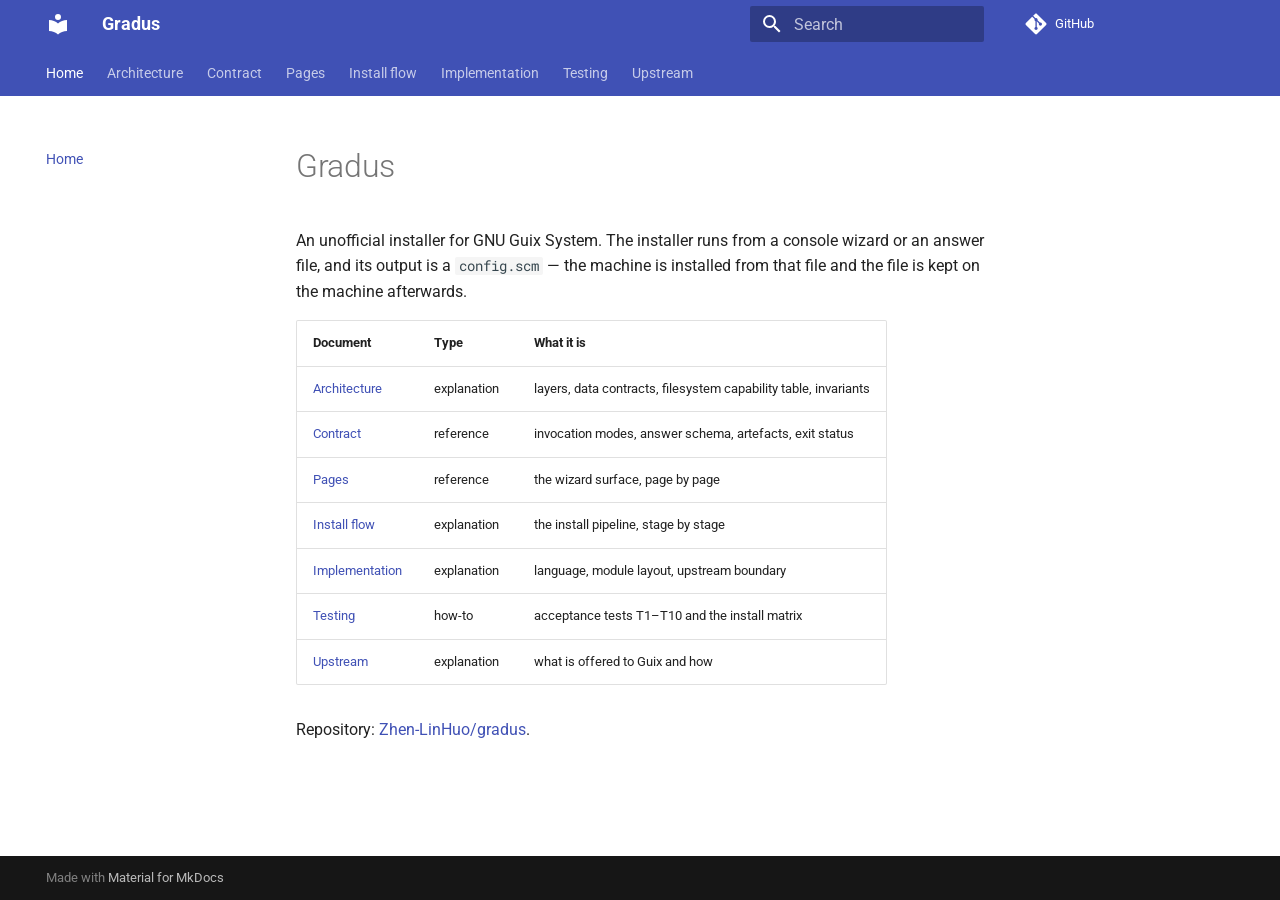
<file: index.html>
<!doctype html>
<html lang="en" class="no-js">
  <head>
    
      <meta charset="utf-8">
      <meta name="viewport" content="width=device-width,initial-scale=1">
      
        <meta name="description" content="A generic installer for GNU Guix System">
      
      
      
      
      
        <link rel="next" href="architecture/">
      
      
        
      
      
      <link rel="icon" href="assets/images/favicon.png">
      <meta name="generator" content="mkdocs-1.6.1, mkdocs-material-9.8.2">
    
    
      
        <title>Gradus</title>
      
    
    
      <link rel="stylesheet" href="assets/stylesheets/main.57a0d79d.min.css">
      
        
        <link rel="stylesheet" href="assets/stylesheets/palette.fb2fffe2.min.css">
      
      


    
    
      
    
    
      
        
        
        <link rel="preconnect" href="https://fonts.gstatic.com" crossorigin>
        <link rel="stylesheet" href="https://fonts.googleapis.com/css?family=Roboto:300,300i,400,400i,700,700i%7CRoboto+Mono:400,400i,700,700i&display=fallback">
        <style>:root{--md-text-font:"Roboto";--md-code-font:"Roboto Mono"}</style>
      
    
    
    <script>__md_scope=new URL(".",location),__md_hash=e=>[...e].reduce(((e,_)=>(e<<5)-e+_.charCodeAt(0)),0),__md_get=(e,_=localStorage,t=__md_scope)=>JSON.parse(_.getItem(t.pathname+"."+e)),__md_set=(e,_,t=localStorage,a=__md_scope)=>{try{t.setItem(a.pathname+"."+e,JSON.stringify(_))}catch(e){}}</script>
    
      

    
    
  </head>
  
  
    
    
    
    
    
    <body dir="ltr" data-md-color-scheme="default" data-md-color-primary="indigo" data-md-color-accent="indigo">
  
    
    <input class="md-toggle" data-md-toggle="drawer" type="checkbox" id="__drawer" autocomplete="off">
    <input class="md-toggle" data-md-toggle="search" type="checkbox" id="__search" autocomplete="off">
    <label class="md-overlay" for="__drawer"></label>
    <div data-md-component="skip">
      
        
        <a href="#gradus" class="md-skip">
          Skip to content
        </a>
      
    </div>
    <div data-md-component="announce">
      
    </div>
    
    
      

<header class="md-header" data-md-component="header">
  <nav class="md-header__inner md-grid" aria-label="Header">
    <a href="." title="Gradus" class="md-header__button md-logo" aria-label="Gradus" data-md-component="logo">
      
  
  <svg xmlns="http://www.w3.org/2000/svg" viewBox="0 0 24 24"><path d="M12 8a3 3 0 0 0 3-3 3 3 0 0 0-3-3 3 3 0 0 0-3 3 3 3 0 0 0 3 3m0 3.54C9.64 9.35 6.5 8 3 8v11c3.5 0 6.64 1.35 9 3.54 2.36-2.19 5.5-3.54 9-3.54V8c-3.5 0-6.64 1.35-9 3.54"/></svg>

    </a>
    <label class="md-header__button md-icon" for="__drawer">
      
      <svg xmlns="http://www.w3.org/2000/svg" viewBox="0 0 24 24"><path d="M3 6h18v2H3zm0 5h18v2H3zm0 5h18v2H3z"/></svg>
    </label>
    <div class="md-header__title" data-md-component="header-title">
      <div class="md-header__ellipsis">
        <div class="md-header__topic">
          <span class="md-ellipsis">
            Gradus
          </span>
        </div>
        <div class="md-header__topic" data-md-component="header-topic">
          <span class="md-ellipsis">
            
              Home
            
          </span>
        </div>
      </div>
    </div>
    
      
    
    
    
    
      
      
        <label class="md-header__button md-icon" for="__search">
          
          <svg xmlns="http://www.w3.org/2000/svg" viewBox="0 0 24 24"><path d="M9.5 3A6.5 6.5 0 0 1 16 9.5c0 1.61-.59 3.09-1.56 4.23l.27.27h.79l5 5-1.5 1.5-5-5v-.79l-.27-.27A6.52 6.52 0 0 1 9.5 16 6.5 6.5 0 0 1 3 9.5 6.5 6.5 0 0 1 9.5 3m0 2C7 5 5 7 5 9.5S7 14 9.5 14 14 12 14 9.5 12 5 9.5 5"/></svg>
        </label>
        <div class="md-search" data-md-component="search" role="dialog">
  <label class="md-search__overlay" for="__search"></label>
  <div class="md-search__inner" role="search">
    <form class="md-search__form" name="search">
      <input type="text" class="md-search__input" name="query" aria-label="Search" placeholder="Search" autocapitalize="off" autocorrect="off" autocomplete="off" spellcheck="false" data-md-component="search-query" required>
      <label class="md-search__icon md-icon" for="__search">
        
        <svg xmlns="http://www.w3.org/2000/svg" viewBox="0 0 24 24"><path d="M9.5 3A6.5 6.5 0 0 1 16 9.5c0 1.61-.59 3.09-1.56 4.23l.27.27h.79l5 5-1.5 1.5-5-5v-.79l-.27-.27A6.52 6.52 0 0 1 9.5 16 6.5 6.5 0 0 1 3 9.5 6.5 6.5 0 0 1 9.5 3m0 2C7 5 5 7 5 9.5S7 14 9.5 14 14 12 14 9.5 12 5 9.5 5"/></svg>
        
        <svg xmlns="http://www.w3.org/2000/svg" viewBox="0 0 24 24"><path d="M20 11v2H8l5.5 5.5-1.42 1.42L4.16 12l7.92-7.92L13.5 5.5 8 11z"/></svg>
      </label>
      <nav class="md-search__options" aria-label="Search">
        
        <button type="reset" class="md-search__icon md-icon" title="Clear" aria-label="Clear" tabindex="-1">
          
          <svg xmlns="http://www.w3.org/2000/svg" viewBox="0 0 24 24"><path d="M19 6.41 17.59 5 12 10.59 6.41 5 5 6.41 10.59 12 5 17.59 6.41 19 12 13.41 17.59 19 19 17.59 13.41 12z"/></svg>
        </button>
      </nav>
      
    </form>
    <div class="md-search__output">
      <div class="md-search__scrollwrap" tabindex="0" data-md-scrollfix>
        <div class="md-search-result" data-md-component="search-result">
          <div class="md-search-result__meta">
            Initializing search
          </div>
          <ol class="md-search-result__list" role="presentation"></ol>
        </div>
      </div>
    </div>
  </div>
</div>
      
    
    
      <div class="md-header__source">
        <a href="https://github.com/Zhen-LinHuo/gradus" title="Go to repository" class="md-source" data-md-component="source">
  <div class="md-source__icon md-icon">
    
    <svg xmlns="http://www.w3.org/2000/svg" viewBox="0 0 448 512"><!--! Font Awesome Free 7.1.0 by @fontawesome - https://fontawesome.com License - https://fontawesome.com/license/free (Icons: CC BY 4.0, Fonts: SIL OFL 1.1, Code: MIT License) Copyright 2025 Fonticons, Inc.--><path d="M439.6 236.1 244 40.5c-5.4-5.5-12.8-8.5-20.4-8.5s-15 3-20.4 8.4L162.5 81l51.5 51.5c27.1-9.1 52.7 16.8 43.4 43.7l49.7 49.7c34.2-11.8 61.2 31 35.5 56.7-26.5 26.5-70.2-2.9-56-37.3L240.3 199v121.9c25.3 12.5 22.3 41.8 9.1 55-6.4 6.4-15.2 10.1-24.3 10.1s-17.8-3.6-24.3-10.1c-17.6-17.6-11.1-46.9 11.2-56v-123c-20.8-8.5-24.6-30.7-18.6-45L142.6 101 8.5 235.1C3 240.6 0 247.9 0 255.5s3 15 8.5 20.4l195.6 195.7c5.4 5.4 12.7 8.4 20.4 8.4s15-3 20.4-8.4l194.7-194.7c5.4-5.4 8.4-12.8 8.4-20.4s-3-15-8.4-20.4"/></svg>
  </div>
  <div class="md-source__repository">
    GitHub
  </div>
</a>
      </div>
    
  </nav>
  
</header>
    
    <div class="md-container" data-md-component="container">
      
      
        
          
            
<nav class="md-tabs" aria-label="Tabs" data-md-component="tabs">
  <div class="md-grid">
    <ul class="md-tabs__list">
      
        
  
  
  
    
  
  
    <li class="md-tabs__item md-tabs__item--active">
      <a href="." class="md-tabs__link">
        
  
  
    
  
  Home

      </a>
    </li>
  

      
        
  
  
  
  
    <li class="md-tabs__item">
      <a href="architecture/" class="md-tabs__link">
        
  
  
    
  
  Architecture

      </a>
    </li>
  

      
        
  
  
  
  
    <li class="md-tabs__item">
      <a href="contract/" class="md-tabs__link">
        
  
  
    
  
  Contract

      </a>
    </li>
  

      
        
  
  
  
  
    <li class="md-tabs__item">
      <a href="pages/" class="md-tabs__link">
        
  
  
    
  
  Pages

      </a>
    </li>
  

      
        
  
  
  
  
    <li class="md-tabs__item">
      <a href="install-flow/" class="md-tabs__link">
        
  
  
    
  
  Install flow

      </a>
    </li>
  

      
        
  
  
  
  
    <li class="md-tabs__item">
      <a href="implementation/" class="md-tabs__link">
        
  
  
    
  
  Implementation

      </a>
    </li>
  

      
        
  
  
  
  
    <li class="md-tabs__item">
      <a href="testing/" class="md-tabs__link">
        
  
  
    
  
  Testing

      </a>
    </li>
  

      
        
  
  
  
  
    <li class="md-tabs__item">
      <a href="upstream/" class="md-tabs__link">
        
  
  
    
  
  Upstream

      </a>
    </li>
  

      
    </ul>
  </div>
</nav>
          
        
      
      <main class="md-main" data-md-component="main">
        <div class="md-main__inner md-grid">
          
            
              
              <div class="md-sidebar md-sidebar--primary" data-md-component="sidebar" data-md-type="navigation" >
                <div class="md-sidebar__scrollwrap">
                  <div class="md-sidebar__inner">
                    


  


<nav class="md-nav md-nav--primary md-nav--lifted" aria-label="Navigation" data-md-level="0">
  <label class="md-nav__title" for="__drawer">
    <a href="." title="Gradus" class="md-nav__button md-logo" aria-label="Gradus" data-md-component="logo">
      
  
  <svg xmlns="http://www.w3.org/2000/svg" viewBox="0 0 24 24"><path d="M12 8a3 3 0 0 0 3-3 3 3 0 0 0-3-3 3 3 0 0 0-3 3 3 3 0 0 0 3 3m0 3.54C9.64 9.35 6.5 8 3 8v11c3.5 0 6.64 1.35 9 3.54 2.36-2.19 5.5-3.54 9-3.54V8c-3.5 0-6.64 1.35-9 3.54"/></svg>

    </a>
    Gradus
  </label>
  
    <div class="md-nav__source">
      <a href="https://github.com/Zhen-LinHuo/gradus" title="Go to repository" class="md-source" data-md-component="source">
  <div class="md-source__icon md-icon">
    
    <svg xmlns="http://www.w3.org/2000/svg" viewBox="0 0 448 512"><!--! Font Awesome Free 7.1.0 by @fontawesome - https://fontawesome.com License - https://fontawesome.com/license/free (Icons: CC BY 4.0, Fonts: SIL OFL 1.1, Code: MIT License) Copyright 2025 Fonticons, Inc.--><path d="M439.6 236.1 244 40.5c-5.4-5.5-12.8-8.5-20.4-8.5s-15 3-20.4 8.4L162.5 81l51.5 51.5c27.1-9.1 52.7 16.8 43.4 43.7l49.7 49.7c34.2-11.8 61.2 31 35.5 56.7-26.5 26.5-70.2-2.9-56-37.3L240.3 199v121.9c25.3 12.5 22.3 41.8 9.1 55-6.4 6.4-15.2 10.1-24.3 10.1s-17.8-3.6-24.3-10.1c-17.6-17.6-11.1-46.9 11.2-56v-123c-20.8-8.5-24.6-30.7-18.6-45L142.6 101 8.5 235.1C3 240.6 0 247.9 0 255.5s3 15 8.5 20.4l195.6 195.7c5.4 5.4 12.7 8.4 20.4 8.4s15-3 20.4-8.4l194.7-194.7c5.4-5.4 8.4-12.8 8.4-20.4s-3-15-8.4-20.4"/></svg>
  </div>
  <div class="md-source__repository">
    GitHub
  </div>
</a>
    </div>
  
  <ul class="md-nav__list" data-md-scrollfix>
    
      
      
  
  
    
  
  
  
    <li class="md-nav__item md-nav__item--active">
      
      <input class="md-nav__toggle md-toggle" type="checkbox" id="__toc">
      
      
        
      
      
      <a href="." class="md-nav__link md-nav__link--active">
        
  
  
  <span class="md-ellipsis">
    
  
    Home
  

    
  </span>
  
  

      </a>
      
    </li>
  

    
      
      
  
  
  
  
    <li class="md-nav__item">
      <a href="architecture/" class="md-nav__link">
        
  
  
  <span class="md-ellipsis">
    
  
    Architecture
  

    
  </span>
  
  

      </a>
    </li>
  

    
      
      
  
  
  
  
    <li class="md-nav__item">
      <a href="contract/" class="md-nav__link">
        
  
  
  <span class="md-ellipsis">
    
  
    Contract
  

    
  </span>
  
  

      </a>
    </li>
  

    
      
      
  
  
  
  
    <li class="md-nav__item">
      <a href="pages/" class="md-nav__link">
        
  
  
  <span class="md-ellipsis">
    
  
    Pages
  

    
  </span>
  
  

      </a>
    </li>
  

    
      
      
  
  
  
  
    <li class="md-nav__item">
      <a href="install-flow/" class="md-nav__link">
        
  
  
  <span class="md-ellipsis">
    
  
    Install flow
  

    
  </span>
  
  

      </a>
    </li>
  

    
      
      
  
  
  
  
    <li class="md-nav__item">
      <a href="implementation/" class="md-nav__link">
        
  
  
  <span class="md-ellipsis">
    
  
    Implementation
  

    
  </span>
  
  

      </a>
    </li>
  

    
      
      
  
  
  
  
    <li class="md-nav__item">
      <a href="testing/" class="md-nav__link">
        
  
  
  <span class="md-ellipsis">
    
  
    Testing
  

    
  </span>
  
  

      </a>
    </li>
  

    
      
      
  
  
  
  
    <li class="md-nav__item">
      <a href="upstream/" class="md-nav__link">
        
  
  
  <span class="md-ellipsis">
    
  
    Upstream
  

    
  </span>
  
  

      </a>
    </li>
  

    
  </ul>
</nav>
                  </div>
                </div>
              </div>
            
            
              
              <div class="md-sidebar md-sidebar--secondary" data-md-component="sidebar" data-md-type="toc" >
                <div class="md-sidebar__scrollwrap">
                  <div class="md-sidebar__inner">
                    

<nav class="md-nav md-nav--secondary" aria-label="Table of contents">
  
  
  
    
  
  
</nav>
                  </div>
                </div>
              </div>
            
          
          
            <div class="md-content" data-md-component="content">
              
              <article class="md-content__inner md-typeset">
                
                  


  
  


<h1 id="gradus">Gradus</h1>
<p>An unofficial installer for GNU Guix System. The installer runs from a console
wizard or an answer file, and its output is a <code>config.scm</code> — the machine is
installed from that file and the file is kept on the machine afterwards.</p>
<table>
<thead>
<tr>
<th style="text-align: left;">Document</th>
<th style="text-align: left;">Type</th>
<th style="text-align: left;">What it is</th>
</tr>
</thead>
<tbody>
<tr>
<td style="text-align: left;"><a href="architecture/">Architecture</a></td>
<td style="text-align: left;">explanation</td>
<td style="text-align: left;">layers, data contracts, filesystem capability table, invariants</td>
</tr>
<tr>
<td style="text-align: left;"><a href="contract/">Contract</a></td>
<td style="text-align: left;">reference</td>
<td style="text-align: left;">invocation modes, answer schema, artefacts, exit status</td>
</tr>
<tr>
<td style="text-align: left;"><a href="pages/">Pages</a></td>
<td style="text-align: left;">reference</td>
<td style="text-align: left;">the wizard surface, page by page</td>
</tr>
<tr>
<td style="text-align: left;"><a href="install-flow/">Install flow</a></td>
<td style="text-align: left;">explanation</td>
<td style="text-align: left;">the install pipeline, stage by stage</td>
</tr>
<tr>
<td style="text-align: left;"><a href="implementation/">Implementation</a></td>
<td style="text-align: left;">explanation</td>
<td style="text-align: left;">language, module layout, upstream boundary</td>
</tr>
<tr>
<td style="text-align: left;"><a href="testing/">Testing</a></td>
<td style="text-align: left;">how-to</td>
<td style="text-align: left;">acceptance tests T1–T10 and the install matrix</td>
</tr>
<tr>
<td style="text-align: left;"><a href="upstream/">Upstream</a></td>
<td style="text-align: left;">explanation</td>
<td style="text-align: left;">what is offered to Guix and how</td>
</tr>
</tbody>
</table>
<p>Repository: <a href="https://github.com/Zhen-LinHuo/gradus">Zhen-LinHuo/gradus</a>.</p>












                
              </article>
            </div>
          
          
<script>var target=document.getElementById(location.hash.slice(1));target&&target.name&&(target.checked=target.name.startsWith("__tabbed_"))</script>
        </div>
        
      </main>
      
        <footer class="md-footer">
  
  <div class="md-footer-meta md-typeset">
    <div class="md-footer-meta__inner md-grid">
      <div class="md-copyright">
  
  
    Made with
    <a href="https://squidfunk.github.io/mkdocs-material/" target="_blank" rel="noopener">
      Material for MkDocs
    </a>
  
</div>
      
    </div>
  </div>
</footer>
      
    </div>
    <div class="md-dialog" data-md-component="dialog">
      <div class="md-dialog__inner md-typeset"></div>
    </div>
    
    
    
      
      
      <script id="__config" type="application/json">{"annotate": null, "base": ".", "features": ["navigation.tabs", "content.code.copy"], "search": "assets/javascripts/workers/search.a7633da7.min.js", "tags": null, "translations": {"clipboard.copied": "Copied to clipboard", "clipboard.copy": "Copy to clipboard", "search.result.more.one": "1 more on this page", "search.result.more.other": "# more on this page", "search.result.none": "No matching documents", "search.result.one": "1 matching document", "search.result.other": "# matching documents", "search.result.placeholder": "Type to start searching", "search.result.term.missing": "Missing", "select.version": "Select version"}, "version": null}</script>
    
    
      <script src="assets/javascripts/bundle.a5f9d56c.min.js"></script>
      
    
  </body>
</html>
</file>
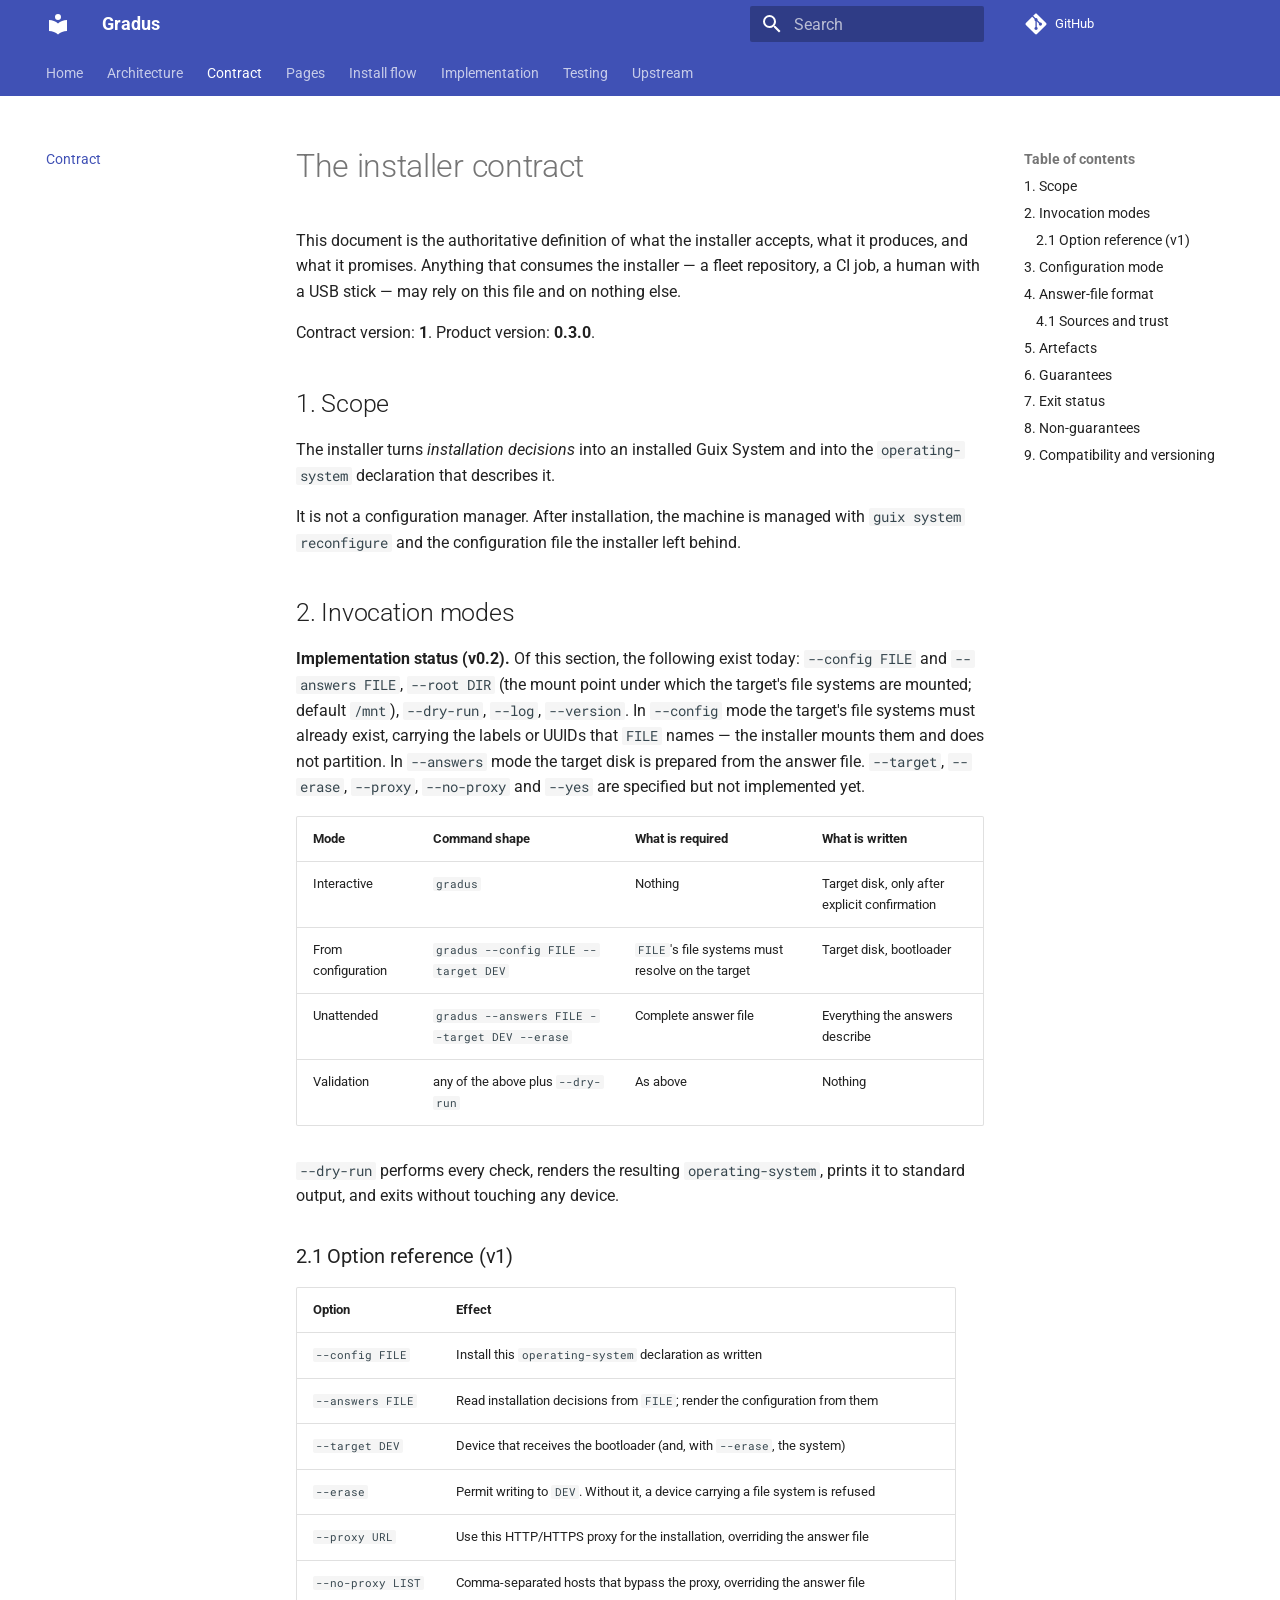
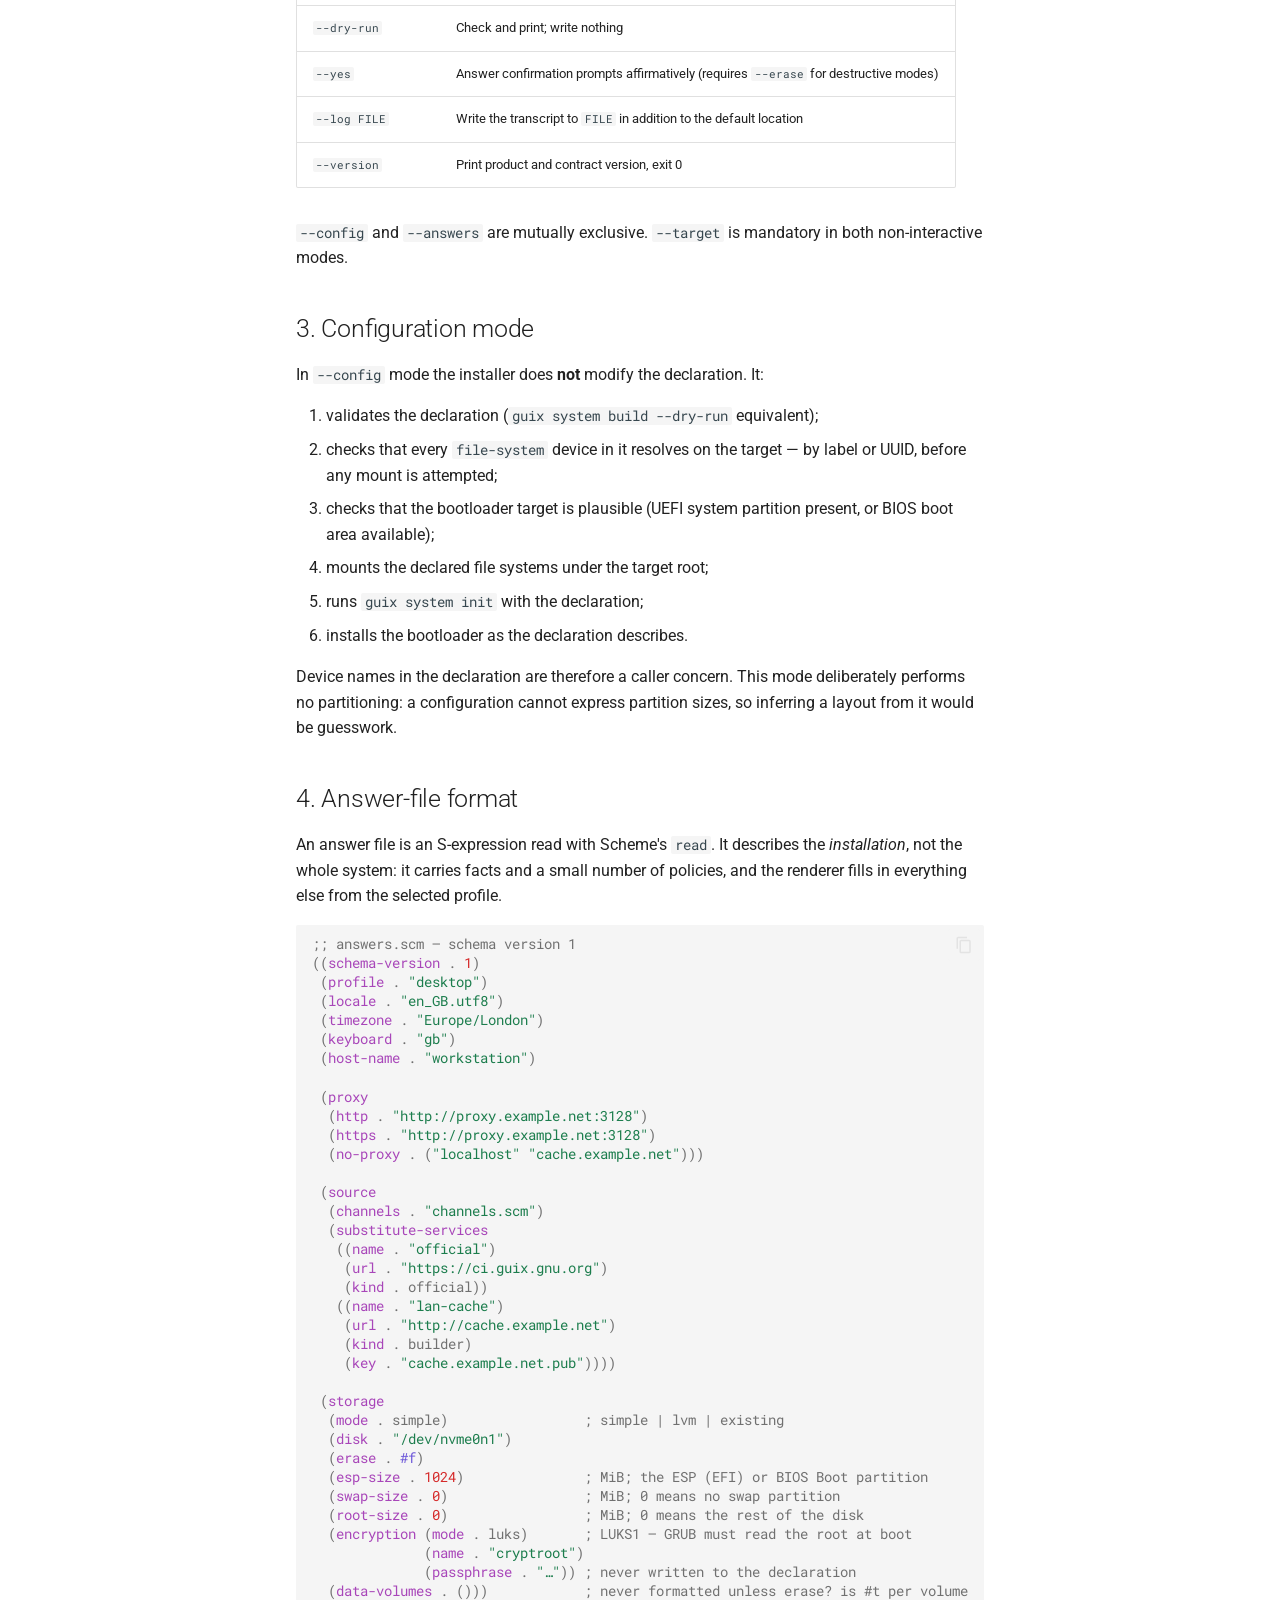
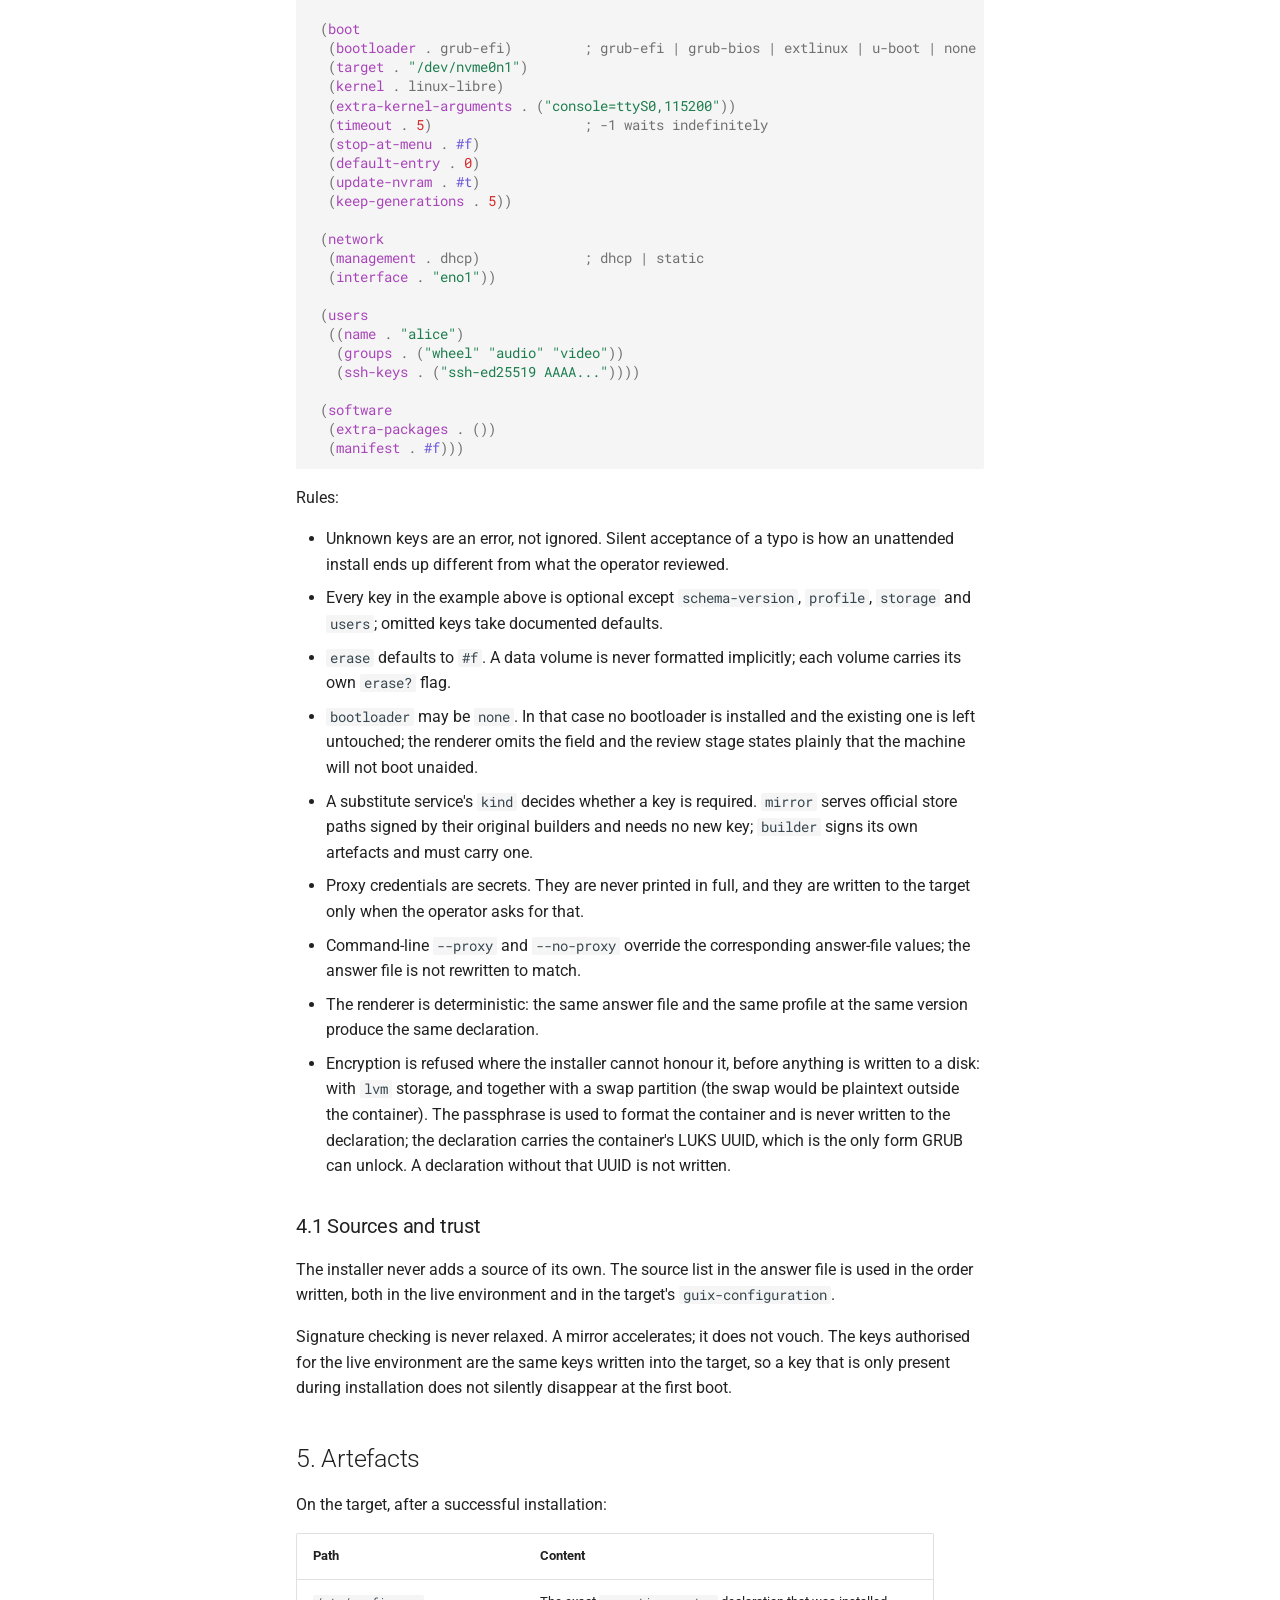
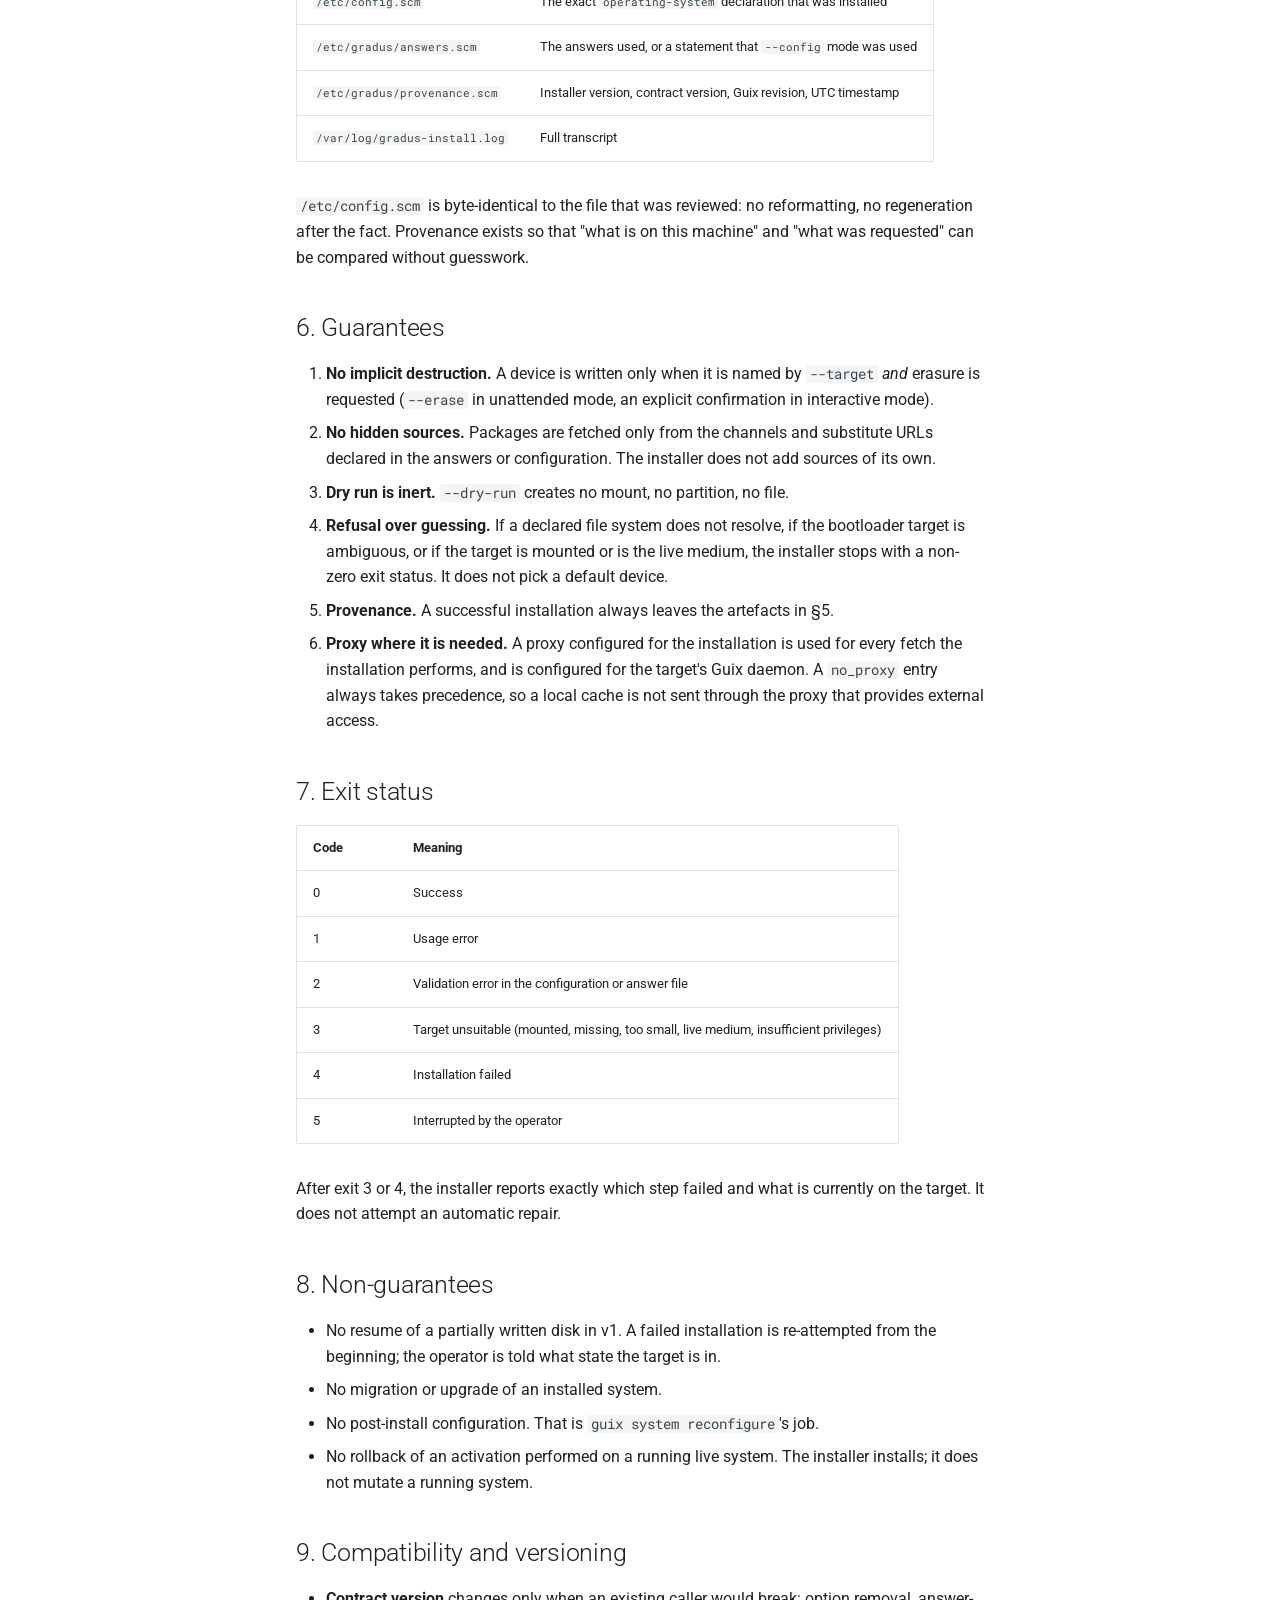
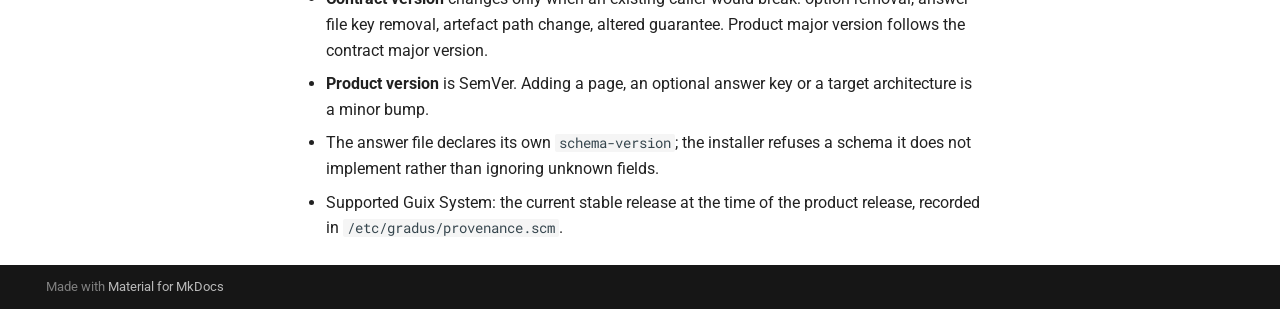
<file: contract/index.html>
<!doctype html>
<html lang="en" class="no-js">
  <head>
    
      <meta charset="utf-8">
      <meta name="viewport" content="width=device-width,initial-scale=1">
      
        <meta name="description" content="A generic installer for GNU Guix System">
      
      
      
      
        <link rel="prev" href="../architecture/">
      
      
        <link rel="next" href="../pages/">
      
      
        
      
      
      <link rel="icon" href="../assets/images/favicon.png">
      <meta name="generator" content="mkdocs-1.6.1, mkdocs-material-9.8.2">
    
    
      
        <title>Contract - Gradus</title>
      
    
    
      <link rel="stylesheet" href="../assets/stylesheets/main.57a0d79d.min.css">
      
        
        <link rel="stylesheet" href="../assets/stylesheets/palette.fb2fffe2.min.css">
      
      


    
    
      
    
    
      
        
        
        <link rel="preconnect" href="https://fonts.gstatic.com" crossorigin>
        <link rel="stylesheet" href="https://fonts.googleapis.com/css?family=Roboto:300,300i,400,400i,700,700i%7CRoboto+Mono:400,400i,700,700i&display=fallback">
        <style>:root{--md-text-font:"Roboto";--md-code-font:"Roboto Mono"}</style>
      
    
    
    <script>__md_scope=new URL("..",location),__md_hash=e=>[...e].reduce(((e,_)=>(e<<5)-e+_.charCodeAt(0)),0),__md_get=(e,_=localStorage,t=__md_scope)=>JSON.parse(_.getItem(t.pathname+"."+e)),__md_set=(e,_,t=localStorage,a=__md_scope)=>{try{t.setItem(a.pathname+"."+e,JSON.stringify(_))}catch(e){}}</script>
    
      

    
    
  </head>
  
  
    
    
    
    
    
    <body dir="ltr" data-md-color-scheme="default" data-md-color-primary="indigo" data-md-color-accent="indigo">
  
    
    <input class="md-toggle" data-md-toggle="drawer" type="checkbox" id="__drawer" autocomplete="off">
    <input class="md-toggle" data-md-toggle="search" type="checkbox" id="__search" autocomplete="off">
    <label class="md-overlay" for="__drawer"></label>
    <div data-md-component="skip">
      
        
        <a href="#the-installer-contract" class="md-skip">
          Skip to content
        </a>
      
    </div>
    <div data-md-component="announce">
      
    </div>
    
    
      

<header class="md-header" data-md-component="header">
  <nav class="md-header__inner md-grid" aria-label="Header">
    <a href=".." title="Gradus" class="md-header__button md-logo" aria-label="Gradus" data-md-component="logo">
      
  
  <svg xmlns="http://www.w3.org/2000/svg" viewBox="0 0 24 24"><path d="M12 8a3 3 0 0 0 3-3 3 3 0 0 0-3-3 3 3 0 0 0-3 3 3 3 0 0 0 3 3m0 3.54C9.64 9.35 6.5 8 3 8v11c3.5 0 6.64 1.35 9 3.54 2.36-2.19 5.5-3.54 9-3.54V8c-3.5 0-6.64 1.35-9 3.54"/></svg>

    </a>
    <label class="md-header__button md-icon" for="__drawer">
      
      <svg xmlns="http://www.w3.org/2000/svg" viewBox="0 0 24 24"><path d="M3 6h18v2H3zm0 5h18v2H3zm0 5h18v2H3z"/></svg>
    </label>
    <div class="md-header__title" data-md-component="header-title">
      <div class="md-header__ellipsis">
        <div class="md-header__topic">
          <span class="md-ellipsis">
            Gradus
          </span>
        </div>
        <div class="md-header__topic" data-md-component="header-topic">
          <span class="md-ellipsis">
            
              Contract
            
          </span>
        </div>
      </div>
    </div>
    
      
    
    
    
    
      
      
        <label class="md-header__button md-icon" for="__search">
          
          <svg xmlns="http://www.w3.org/2000/svg" viewBox="0 0 24 24"><path d="M9.5 3A6.5 6.5 0 0 1 16 9.5c0 1.61-.59 3.09-1.56 4.23l.27.27h.79l5 5-1.5 1.5-5-5v-.79l-.27-.27A6.52 6.52 0 0 1 9.5 16 6.5 6.5 0 0 1 3 9.5 6.5 6.5 0 0 1 9.5 3m0 2C7 5 5 7 5 9.5S7 14 9.5 14 14 12 14 9.5 12 5 9.5 5"/></svg>
        </label>
        <div class="md-search" data-md-component="search" role="dialog">
  <label class="md-search__overlay" for="__search"></label>
  <div class="md-search__inner" role="search">
    <form class="md-search__form" name="search">
      <input type="text" class="md-search__input" name="query" aria-label="Search" placeholder="Search" autocapitalize="off" autocorrect="off" autocomplete="off" spellcheck="false" data-md-component="search-query" required>
      <label class="md-search__icon md-icon" for="__search">
        
        <svg xmlns="http://www.w3.org/2000/svg" viewBox="0 0 24 24"><path d="M9.5 3A6.5 6.5 0 0 1 16 9.5c0 1.61-.59 3.09-1.56 4.23l.27.27h.79l5 5-1.5 1.5-5-5v-.79l-.27-.27A6.52 6.52 0 0 1 9.5 16 6.5 6.5 0 0 1 3 9.5 6.5 6.5 0 0 1 9.5 3m0 2C7 5 5 7 5 9.5S7 14 9.5 14 14 12 14 9.5 12 5 9.5 5"/></svg>
        
        <svg xmlns="http://www.w3.org/2000/svg" viewBox="0 0 24 24"><path d="M20 11v2H8l5.5 5.5-1.42 1.42L4.16 12l7.92-7.92L13.5 5.5 8 11z"/></svg>
      </label>
      <nav class="md-search__options" aria-label="Search">
        
        <button type="reset" class="md-search__icon md-icon" title="Clear" aria-label="Clear" tabindex="-1">
          
          <svg xmlns="http://www.w3.org/2000/svg" viewBox="0 0 24 24"><path d="M19 6.41 17.59 5 12 10.59 6.41 5 5 6.41 10.59 12 5 17.59 6.41 19 12 13.41 17.59 19 19 17.59 13.41 12z"/></svg>
        </button>
      </nav>
      
    </form>
    <div class="md-search__output">
      <div class="md-search__scrollwrap" tabindex="0" data-md-scrollfix>
        <div class="md-search-result" data-md-component="search-result">
          <div class="md-search-result__meta">
            Initializing search
          </div>
          <ol class="md-search-result__list" role="presentation"></ol>
        </div>
      </div>
    </div>
  </div>
</div>
      
    
    
      <div class="md-header__source">
        <a href="https://github.com/Zhen-LinHuo/gradus" title="Go to repository" class="md-source" data-md-component="source">
  <div class="md-source__icon md-icon">
    
    <svg xmlns="http://www.w3.org/2000/svg" viewBox="0 0 448 512"><!--! Font Awesome Free 7.1.0 by @fontawesome - https://fontawesome.com License - https://fontawesome.com/license/free (Icons: CC BY 4.0, Fonts: SIL OFL 1.1, Code: MIT License) Copyright 2025 Fonticons, Inc.--><path d="M439.6 236.1 244 40.5c-5.4-5.5-12.8-8.5-20.4-8.5s-15 3-20.4 8.4L162.5 81l51.5 51.5c27.1-9.1 52.7 16.8 43.4 43.7l49.7 49.7c34.2-11.8 61.2 31 35.5 56.7-26.5 26.5-70.2-2.9-56-37.3L240.3 199v121.9c25.3 12.5 22.3 41.8 9.1 55-6.4 6.4-15.2 10.1-24.3 10.1s-17.8-3.6-24.3-10.1c-17.6-17.6-11.1-46.9 11.2-56v-123c-20.8-8.5-24.6-30.7-18.6-45L142.6 101 8.5 235.1C3 240.6 0 247.9 0 255.5s3 15 8.5 20.4l195.6 195.7c5.4 5.4 12.7 8.4 20.4 8.4s15-3 20.4-8.4l194.7-194.7c5.4-5.4 8.4-12.8 8.4-20.4s-3-15-8.4-20.4"/></svg>
  </div>
  <div class="md-source__repository">
    GitHub
  </div>
</a>
      </div>
    
  </nav>
  
</header>
    
    <div class="md-container" data-md-component="container">
      
      
        
          
            
<nav class="md-tabs" aria-label="Tabs" data-md-component="tabs">
  <div class="md-grid">
    <ul class="md-tabs__list">
      
        
  
  
  
  
    <li class="md-tabs__item">
      <a href=".." class="md-tabs__link">
        
  
  
    
  
  Home

      </a>
    </li>
  

      
        
  
  
  
  
    <li class="md-tabs__item">
      <a href="../architecture/" class="md-tabs__link">
        
  
  
    
  
  Architecture

      </a>
    </li>
  

      
        
  
  
  
    
  
  
    <li class="md-tabs__item md-tabs__item--active">
      <a href="./" class="md-tabs__link">
        
  
  
    
  
  Contract

      </a>
    </li>
  

      
        
  
  
  
  
    <li class="md-tabs__item">
      <a href="../pages/" class="md-tabs__link">
        
  
  
    
  
  Pages

      </a>
    </li>
  

      
        
  
  
  
  
    <li class="md-tabs__item">
      <a href="../install-flow/" class="md-tabs__link">
        
  
  
    
  
  Install flow

      </a>
    </li>
  

      
        
  
  
  
  
    <li class="md-tabs__item">
      <a href="../implementation/" class="md-tabs__link">
        
  
  
    
  
  Implementation

      </a>
    </li>
  

      
        
  
  
  
  
    <li class="md-tabs__item">
      <a href="../testing/" class="md-tabs__link">
        
  
  
    
  
  Testing

      </a>
    </li>
  

      
        
  
  
  
  
    <li class="md-tabs__item">
      <a href="../upstream/" class="md-tabs__link">
        
  
  
    
  
  Upstream

      </a>
    </li>
  

      
    </ul>
  </div>
</nav>
          
        
      
      <main class="md-main" data-md-component="main">
        <div class="md-main__inner md-grid">
          
            
              
              <div class="md-sidebar md-sidebar--primary" data-md-component="sidebar" data-md-type="navigation" >
                <div class="md-sidebar__scrollwrap">
                  <div class="md-sidebar__inner">
                    


  


<nav class="md-nav md-nav--primary md-nav--lifted" aria-label="Navigation" data-md-level="0">
  <label class="md-nav__title" for="__drawer">
    <a href=".." title="Gradus" class="md-nav__button md-logo" aria-label="Gradus" data-md-component="logo">
      
  
  <svg xmlns="http://www.w3.org/2000/svg" viewBox="0 0 24 24"><path d="M12 8a3 3 0 0 0 3-3 3 3 0 0 0-3-3 3 3 0 0 0-3 3 3 3 0 0 0 3 3m0 3.54C9.64 9.35 6.5 8 3 8v11c3.5 0 6.64 1.35 9 3.54 2.36-2.19 5.5-3.54 9-3.54V8c-3.5 0-6.64 1.35-9 3.54"/></svg>

    </a>
    Gradus
  </label>
  
    <div class="md-nav__source">
      <a href="https://github.com/Zhen-LinHuo/gradus" title="Go to repository" class="md-source" data-md-component="source">
  <div class="md-source__icon md-icon">
    
    <svg xmlns="http://www.w3.org/2000/svg" viewBox="0 0 448 512"><!--! Font Awesome Free 7.1.0 by @fontawesome - https://fontawesome.com License - https://fontawesome.com/license/free (Icons: CC BY 4.0, Fonts: SIL OFL 1.1, Code: MIT License) Copyright 2025 Fonticons, Inc.--><path d="M439.6 236.1 244 40.5c-5.4-5.5-12.8-8.5-20.4-8.5s-15 3-20.4 8.4L162.5 81l51.5 51.5c27.1-9.1 52.7 16.8 43.4 43.7l49.7 49.7c34.2-11.8 61.2 31 35.5 56.7-26.5 26.5-70.2-2.9-56-37.3L240.3 199v121.9c25.3 12.5 22.3 41.8 9.1 55-6.4 6.4-15.2 10.1-24.3 10.1s-17.8-3.6-24.3-10.1c-17.6-17.6-11.1-46.9 11.2-56v-123c-20.8-8.5-24.6-30.7-18.6-45L142.6 101 8.5 235.1C3 240.6 0 247.9 0 255.5s3 15 8.5 20.4l195.6 195.7c5.4 5.4 12.7 8.4 20.4 8.4s15-3 20.4-8.4l194.7-194.7c5.4-5.4 8.4-12.8 8.4-20.4s-3-15-8.4-20.4"/></svg>
  </div>
  <div class="md-source__repository">
    GitHub
  </div>
</a>
    </div>
  
  <ul class="md-nav__list" data-md-scrollfix>
    
      
      
  
  
  
  
    <li class="md-nav__item">
      <a href=".." class="md-nav__link">
        
  
  
  <span class="md-ellipsis">
    
  
    Home
  

    
  </span>
  
  

      </a>
    </li>
  

    
      
      
  
  
  
  
    <li class="md-nav__item">
      <a href="../architecture/" class="md-nav__link">
        
  
  
  <span class="md-ellipsis">
    
  
    Architecture
  

    
  </span>
  
  

      </a>
    </li>
  

    
      
      
  
  
    
  
  
  
    <li class="md-nav__item md-nav__item--active">
      
      <input class="md-nav__toggle md-toggle" type="checkbox" id="__toc">
      
      
        
      
      
        <label class="md-nav__link md-nav__link--active" for="__toc">
          
  
  
  <span class="md-ellipsis">
    
  
    Contract
  

    
  </span>
  
  

          <span class="md-nav__icon md-icon"></span>
        </label>
      
      <a href="./" class="md-nav__link md-nav__link--active">
        
  
  
  <span class="md-ellipsis">
    
  
    Contract
  

    
  </span>
  
  

      </a>
      
        

<nav class="md-nav md-nav--secondary" aria-label="Table of contents">
  
  
  
    
  
  
    <label class="md-nav__title" for="__toc">
      <span class="md-nav__icon md-icon"></span>
      Table of contents
    </label>
    <ul class="md-nav__list" data-md-component="toc" data-md-scrollfix>
      
        <li class="md-nav__item">
  <a href="#1-scope" class="md-nav__link">
    <span class="md-ellipsis">
      
        1. Scope
      
    </span>
  </a>
  
</li>
      
        <li class="md-nav__item">
  <a href="#2-invocation-modes" class="md-nav__link">
    <span class="md-ellipsis">
      
        2. Invocation modes
      
    </span>
  </a>
  
    <nav class="md-nav" aria-label="2. Invocation modes">
      <ul class="md-nav__list">
        
          <li class="md-nav__item">
  <a href="#21-option-reference-v1" class="md-nav__link">
    <span class="md-ellipsis">
      
        2.1 Option reference (v1)
      
    </span>
  </a>
  
</li>
        
      </ul>
    </nav>
  
</li>
      
        <li class="md-nav__item">
  <a href="#3-configuration-mode" class="md-nav__link">
    <span class="md-ellipsis">
      
        3. Configuration mode
      
    </span>
  </a>
  
</li>
      
        <li class="md-nav__item">
  <a href="#4-answer-file-format" class="md-nav__link">
    <span class="md-ellipsis">
      
        4. Answer-file format
      
    </span>
  </a>
  
    <nav class="md-nav" aria-label="4. Answer-file format">
      <ul class="md-nav__list">
        
          <li class="md-nav__item">
  <a href="#41-sources-and-trust" class="md-nav__link">
    <span class="md-ellipsis">
      
        4.1 Sources and trust
      
    </span>
  </a>
  
</li>
        
      </ul>
    </nav>
  
</li>
      
        <li class="md-nav__item">
  <a href="#5-artefacts" class="md-nav__link">
    <span class="md-ellipsis">
      
        5. Artefacts
      
    </span>
  </a>
  
</li>
      
        <li class="md-nav__item">
  <a href="#6-guarantees" class="md-nav__link">
    <span class="md-ellipsis">
      
        6. Guarantees
      
    </span>
  </a>
  
</li>
      
        <li class="md-nav__item">
  <a href="#7-exit-status" class="md-nav__link">
    <span class="md-ellipsis">
      
        7. Exit status
      
    </span>
  </a>
  
</li>
      
        <li class="md-nav__item">
  <a href="#8-non-guarantees" class="md-nav__link">
    <span class="md-ellipsis">
      
        8. Non-guarantees
      
    </span>
  </a>
  
</li>
      
        <li class="md-nav__item">
  <a href="#9-compatibility-and-versioning" class="md-nav__link">
    <span class="md-ellipsis">
      
        9. Compatibility and versioning
      
    </span>
  </a>
  
</li>
      
    </ul>
  
</nav>
      
    </li>
  

    
      
      
  
  
  
  
    <li class="md-nav__item">
      <a href="../pages/" class="md-nav__link">
        
  
  
  <span class="md-ellipsis">
    
  
    Pages
  

    
  </span>
  
  

      </a>
    </li>
  

    
      
      
  
  
  
  
    <li class="md-nav__item">
      <a href="../install-flow/" class="md-nav__link">
        
  
  
  <span class="md-ellipsis">
    
  
    Install flow
  

    
  </span>
  
  

      </a>
    </li>
  

    
      
      
  
  
  
  
    <li class="md-nav__item">
      <a href="../implementation/" class="md-nav__link">
        
  
  
  <span class="md-ellipsis">
    
  
    Implementation
  

    
  </span>
  
  

      </a>
    </li>
  

    
      
      
  
  
  
  
    <li class="md-nav__item">
      <a href="../testing/" class="md-nav__link">
        
  
  
  <span class="md-ellipsis">
    
  
    Testing
  

    
  </span>
  
  

      </a>
    </li>
  

    
      
      
  
  
  
  
    <li class="md-nav__item">
      <a href="../upstream/" class="md-nav__link">
        
  
  
  <span class="md-ellipsis">
    
  
    Upstream
  

    
  </span>
  
  

      </a>
    </li>
  

    
  </ul>
</nav>
                  </div>
                </div>
              </div>
            
            
              
              <div class="md-sidebar md-sidebar--secondary" data-md-component="sidebar" data-md-type="toc" >
                <div class="md-sidebar__scrollwrap">
                  <div class="md-sidebar__inner">
                    

<nav class="md-nav md-nav--secondary" aria-label="Table of contents">
  
  
  
    
  
  
    <label class="md-nav__title" for="__toc">
      <span class="md-nav__icon md-icon"></span>
      Table of contents
    </label>
    <ul class="md-nav__list" data-md-component="toc" data-md-scrollfix>
      
        <li class="md-nav__item">
  <a href="#1-scope" class="md-nav__link">
    <span class="md-ellipsis">
      
        1. Scope
      
    </span>
  </a>
  
</li>
      
        <li class="md-nav__item">
  <a href="#2-invocation-modes" class="md-nav__link">
    <span class="md-ellipsis">
      
        2. Invocation modes
      
    </span>
  </a>
  
    <nav class="md-nav" aria-label="2. Invocation modes">
      <ul class="md-nav__list">
        
          <li class="md-nav__item">
  <a href="#21-option-reference-v1" class="md-nav__link">
    <span class="md-ellipsis">
      
        2.1 Option reference (v1)
      
    </span>
  </a>
  
</li>
        
      </ul>
    </nav>
  
</li>
      
        <li class="md-nav__item">
  <a href="#3-configuration-mode" class="md-nav__link">
    <span class="md-ellipsis">
      
        3. Configuration mode
      
    </span>
  </a>
  
</li>
      
        <li class="md-nav__item">
  <a href="#4-answer-file-format" class="md-nav__link">
    <span class="md-ellipsis">
      
        4. Answer-file format
      
    </span>
  </a>
  
    <nav class="md-nav" aria-label="4. Answer-file format">
      <ul class="md-nav__list">
        
          <li class="md-nav__item">
  <a href="#41-sources-and-trust" class="md-nav__link">
    <span class="md-ellipsis">
      
        4.1 Sources and trust
      
    </span>
  </a>
  
</li>
        
      </ul>
    </nav>
  
</li>
      
        <li class="md-nav__item">
  <a href="#5-artefacts" class="md-nav__link">
    <span class="md-ellipsis">
      
        5. Artefacts
      
    </span>
  </a>
  
</li>
      
        <li class="md-nav__item">
  <a href="#6-guarantees" class="md-nav__link">
    <span class="md-ellipsis">
      
        6. Guarantees
      
    </span>
  </a>
  
</li>
      
        <li class="md-nav__item">
  <a href="#7-exit-status" class="md-nav__link">
    <span class="md-ellipsis">
      
        7. Exit status
      
    </span>
  </a>
  
</li>
      
        <li class="md-nav__item">
  <a href="#8-non-guarantees" class="md-nav__link">
    <span class="md-ellipsis">
      
        8. Non-guarantees
      
    </span>
  </a>
  
</li>
      
        <li class="md-nav__item">
  <a href="#9-compatibility-and-versioning" class="md-nav__link">
    <span class="md-ellipsis">
      
        9. Compatibility and versioning
      
    </span>
  </a>
  
</li>
      
    </ul>
  
</nav>
                  </div>
                </div>
              </div>
            
          
          
            <div class="md-content" data-md-component="content">
              
              <article class="md-content__inner md-typeset">
                
                  


  
  


<h1 id="the-installer-contract">The installer contract</h1>
<p>This document is the authoritative definition of what the installer accepts,
what it produces, and what it promises. Anything that consumes the installer —
a fleet repository, a CI job, a human with a USB stick — may rely on this file
and on nothing else.</p>
<p>Contract version: <strong>1</strong>. Product version: <strong>0.3.0</strong>.</p>
<h2 id="1-scope">1. Scope</h2>
<p>The installer turns <em>installation decisions</em> into an installed Guix System and
into the <code>operating-system</code> declaration that describes it.</p>
<p>It is not a configuration manager. After installation, the machine is managed
with <code>guix system reconfigure</code> and the configuration file the installer left
behind.</p>
<h2 id="2-invocation-modes">2. Invocation modes</h2>
<p><strong>Implementation status (v0.2).</strong> Of this section, the following exist today:
<code>--config FILE</code> and <code>--answers FILE</code>, <code>--root DIR</code> (the mount point under which
the target's file systems are mounted; default <code>/mnt</code>), <code>--dry-run</code>, <code>--log</code>,
<code>--version</code>.  In <code>--config</code> mode the target's file systems must already exist,
carrying the labels or UUIDs that <code>FILE</code> names — the installer mounts them and
does not partition.  In <code>--answers</code> mode the target disk is prepared from the
answer file.  <code>--target</code>, <code>--erase</code>, <code>--proxy</code>, <code>--no-proxy</code> and <code>--yes</code> are
specified but not implemented yet.</p>
<table>
<thead>
<tr>
<th style="text-align: left;">Mode</th>
<th style="text-align: left;">Command shape</th>
<th style="text-align: left;">What is required</th>
<th style="text-align: left;">What is written</th>
</tr>
</thead>
<tbody>
<tr>
<td style="text-align: left;">Interactive</td>
<td style="text-align: left;"><code>gradus</code></td>
<td style="text-align: left;">Nothing</td>
<td style="text-align: left;">Target disk, only after explicit confirmation</td>
</tr>
<tr>
<td style="text-align: left;">From configuration</td>
<td style="text-align: left;"><code>gradus --config FILE --target DEV</code></td>
<td style="text-align: left;"><code>FILE</code>'s file systems must resolve on the target</td>
<td style="text-align: left;">Target disk, bootloader</td>
</tr>
<tr>
<td style="text-align: left;">Unattended</td>
<td style="text-align: left;"><code>gradus --answers FILE --target DEV --erase</code></td>
<td style="text-align: left;">Complete answer file</td>
<td style="text-align: left;">Everything the answers describe</td>
</tr>
<tr>
<td style="text-align: left;">Validation</td>
<td style="text-align: left;">any of the above plus <code>--dry-run</code></td>
<td style="text-align: left;">As above</td>
<td style="text-align: left;">Nothing</td>
</tr>
</tbody>
</table>
<p><code>--dry-run</code> performs every check, renders the resulting <code>operating-system</code>,
prints it to standard output, and exits without touching any device.</p>
<h3 id="21-option-reference-v1">2.1 Option reference (v1)</h3>
<table>
<thead>
<tr>
<th style="text-align: left;">Option</th>
<th style="text-align: left;">Effect</th>
</tr>
</thead>
<tbody>
<tr>
<td style="text-align: left;"><code>--config FILE</code></td>
<td style="text-align: left;">Install this <code>operating-system</code> declaration as written</td>
</tr>
<tr>
<td style="text-align: left;"><code>--answers FILE</code></td>
<td style="text-align: left;">Read installation decisions from <code>FILE</code>; render the configuration from them</td>
</tr>
<tr>
<td style="text-align: left;"><code>--target DEV</code></td>
<td style="text-align: left;">Device that receives the bootloader (and, with <code>--erase</code>, the system)</td>
</tr>
<tr>
<td style="text-align: left;"><code>--erase</code></td>
<td style="text-align: left;">Permit writing to <code>DEV</code>. Without it, a device carrying a file system is refused</td>
</tr>
<tr>
<td style="text-align: left;"><code>--proxy URL</code></td>
<td style="text-align: left;">Use this HTTP/HTTPS proxy for the installation, overriding the answer file</td>
</tr>
<tr>
<td style="text-align: left;"><code>--no-proxy LIST</code></td>
<td style="text-align: left;">Comma-separated hosts that bypass the proxy, overriding the answer file</td>
</tr>
<tr>
<td style="text-align: left;"><code>--dry-run</code></td>
<td style="text-align: left;">Check and print; write nothing</td>
</tr>
<tr>
<td style="text-align: left;"><code>--yes</code></td>
<td style="text-align: left;">Answer confirmation prompts affirmatively (requires <code>--erase</code> for destructive modes)</td>
</tr>
<tr>
<td style="text-align: left;"><code>--log FILE</code></td>
<td style="text-align: left;">Write the transcript to <code>FILE</code> in addition to the default location</td>
</tr>
<tr>
<td style="text-align: left;"><code>--version</code></td>
<td style="text-align: left;">Print product and contract version, exit 0</td>
</tr>
</tbody>
</table>
<p><code>--config</code> and <code>--answers</code> are mutually exclusive. <code>--target</code> is mandatory in
both non-interactive modes.</p>
<h2 id="3-configuration-mode">3. Configuration mode</h2>
<p>In <code>--config</code> mode the installer does <strong>not</strong> modify the declaration. It:</p>
<ol>
<li>validates the declaration (<code>guix system build --dry-run</code> equivalent);</li>
<li>checks that every <code>file-system</code> device in it resolves on the target — by
   label or UUID, before any mount is attempted;</li>
<li>checks that the bootloader target is plausible (UEFI system partition
   present, or BIOS boot area available);</li>
<li>mounts the declared file systems under the target root;</li>
<li>runs <code>guix system init</code> with the declaration;</li>
<li>installs the bootloader as the declaration describes.</li>
</ol>
<p>Device names in the declaration are therefore a caller concern. This mode
deliberately performs no partitioning: a configuration cannot express partition
sizes, so inferring a layout from it would be guesswork.</p>
<h2 id="4-answer-file-format">4. Answer-file format</h2>
<p>An answer file is an S-expression read with Scheme's <code>read</code>. It describes the
<em>installation</em>, not the whole system: it carries facts and a small number of
policies, and the renderer fills in everything else from the selected profile.</p>
<div class="highlight"><pre><span></span><code><span class="c1">;; answers.scm — schema version 1</span>
<span class="p">((</span><span class="nf">schema-version</span><span class="w"> </span><span class="o">.</span><span class="w"> </span><span class="mi">1</span><span class="p">)</span>
<span class="w"> </span><span class="p">(</span><span class="nf">profile</span><span class="w"> </span><span class="o">.</span><span class="w"> </span><span class="s">"desktop"</span><span class="p">)</span>
<span class="w"> </span><span class="p">(</span><span class="nf">locale</span><span class="w"> </span><span class="o">.</span><span class="w"> </span><span class="s">"en_GB.utf8"</span><span class="p">)</span>
<span class="w"> </span><span class="p">(</span><span class="nf">timezone</span><span class="w"> </span><span class="o">.</span><span class="w"> </span><span class="s">"Europe/London"</span><span class="p">)</span>
<span class="w"> </span><span class="p">(</span><span class="nf">keyboard</span><span class="w"> </span><span class="o">.</span><span class="w"> </span><span class="s">"gb"</span><span class="p">)</span>
<span class="w"> </span><span class="p">(</span><span class="nf">host-name</span><span class="w"> </span><span class="o">.</span><span class="w"> </span><span class="s">"workstation"</span><span class="p">)</span>

<span class="w"> </span><span class="p">(</span><span class="nf">proxy</span>
<span class="w">  </span><span class="p">(</span><span class="nf">http</span><span class="w"> </span><span class="o">.</span><span class="w"> </span><span class="s">"http://proxy.example.net:3128"</span><span class="p">)</span>
<span class="w">  </span><span class="p">(</span><span class="nf">https</span><span class="w"> </span><span class="o">.</span><span class="w"> </span><span class="s">"http://proxy.example.net:3128"</span><span class="p">)</span>
<span class="w">  </span><span class="p">(</span><span class="nf">no-proxy</span><span class="w"> </span><span class="o">.</span><span class="w"> </span><span class="p">(</span><span class="s">"localhost"</span><span class="w"> </span><span class="s">"cache.example.net"</span><span class="p">)))</span>

<span class="w"> </span><span class="p">(</span><span class="nf">source</span>
<span class="w">  </span><span class="p">(</span><span class="nf">channels</span><span class="w"> </span><span class="o">.</span><span class="w"> </span><span class="s">"channels.scm"</span><span class="p">)</span>
<span class="w">  </span><span class="p">(</span><span class="nf">substitute-services</span>
<span class="w">   </span><span class="p">((</span><span class="nf">name</span><span class="w"> </span><span class="o">.</span><span class="w"> </span><span class="s">"official"</span><span class="p">)</span>
<span class="w">    </span><span class="p">(</span><span class="nf">url</span><span class="w"> </span><span class="o">.</span><span class="w"> </span><span class="s">"https://ci.guix.gnu.org"</span><span class="p">)</span>
<span class="w">    </span><span class="p">(</span><span class="nf">kind</span><span class="w"> </span><span class="o">.</span><span class="w"> </span><span class="nv">official</span><span class="p">))</span>
<span class="w">   </span><span class="p">((</span><span class="nf">name</span><span class="w"> </span><span class="o">.</span><span class="w"> </span><span class="s">"lan-cache"</span><span class="p">)</span>
<span class="w">    </span><span class="p">(</span><span class="nf">url</span><span class="w"> </span><span class="o">.</span><span class="w"> </span><span class="s">"http://cache.example.net"</span><span class="p">)</span>
<span class="w">    </span><span class="p">(</span><span class="nf">kind</span><span class="w"> </span><span class="o">.</span><span class="w"> </span><span class="nv">builder</span><span class="p">)</span>
<span class="w">    </span><span class="p">(</span><span class="nf">key</span><span class="w"> </span><span class="o">.</span><span class="w"> </span><span class="s">"cache.example.net.pub"</span><span class="p">))))</span>

<span class="w"> </span><span class="p">(</span><span class="nf">storage</span>
<span class="w">  </span><span class="p">(</span><span class="nf">mode</span><span class="w"> </span><span class="o">.</span><span class="w"> </span><span class="nv">simple</span><span class="p">)</span><span class="w">                 </span><span class="c1">; simple | lvm | existing</span>
<span class="w">  </span><span class="p">(</span><span class="nf">disk</span><span class="w"> </span><span class="o">.</span><span class="w"> </span><span class="s">"/dev/nvme0n1"</span><span class="p">)</span>
<span class="w">  </span><span class="p">(</span><span class="nf">erase</span><span class="w"> </span><span class="o">.</span><span class="w"> </span><span class="no">#f</span><span class="p">)</span>
<span class="w">  </span><span class="p">(</span><span class="nf">esp-size</span><span class="w"> </span><span class="o">.</span><span class="w"> </span><span class="mi">1024</span><span class="p">)</span><span class="w">               </span><span class="c1">; MiB; the ESP (EFI) or BIOS Boot partition</span>
<span class="w">  </span><span class="p">(</span><span class="nf">swap-size</span><span class="w"> </span><span class="o">.</span><span class="w"> </span><span class="mi">0</span><span class="p">)</span><span class="w">                 </span><span class="c1">; MiB; 0 means no swap partition</span>
<span class="w">  </span><span class="p">(</span><span class="nf">root-size</span><span class="w"> </span><span class="o">.</span><span class="w"> </span><span class="mi">0</span><span class="p">)</span><span class="w">                 </span><span class="c1">; MiB; 0 means the rest of the disk</span>
<span class="w">  </span><span class="p">(</span><span class="nf">encryption</span><span class="w"> </span><span class="p">(</span><span class="nf">mode</span><span class="w"> </span><span class="o">.</span><span class="w"> </span><span class="nv">luks</span><span class="p">)</span><span class="w">       </span><span class="c1">; LUKS1 — GRUB must read the root at boot</span>
<span class="w">              </span><span class="p">(</span><span class="nf">name</span><span class="w"> </span><span class="o">.</span><span class="w"> </span><span class="s">"cryptroot"</span><span class="p">)</span>
<span class="w">              </span><span class="p">(</span><span class="nf">passphrase</span><span class="w"> </span><span class="o">.</span><span class="w"> </span><span class="s">"…"</span><span class="p">))</span><span class="w"> </span><span class="c1">; never written to the declaration</span>
<span class="w">  </span><span class="p">(</span><span class="nf">data-volumes</span><span class="w"> </span><span class="o">.</span><span class="w"> </span><span class="p">()))</span><span class="w">            </span><span class="c1">; never formatted unless erase? is #t per volume</span>

<span class="w"> </span><span class="p">(</span><span class="nf">boot</span>
<span class="w">  </span><span class="p">(</span><span class="nf">bootloader</span><span class="w"> </span><span class="o">.</span><span class="w"> </span><span class="nv">grub-efi</span><span class="p">)</span><span class="w">         </span><span class="c1">; grub-efi | grub-bios | extlinux | u-boot | none</span>
<span class="w">  </span><span class="p">(</span><span class="nf">target</span><span class="w"> </span><span class="o">.</span><span class="w"> </span><span class="s">"/dev/nvme0n1"</span><span class="p">)</span>
<span class="w">  </span><span class="p">(</span><span class="nf">kernel</span><span class="w"> </span><span class="o">.</span><span class="w"> </span><span class="nv">linux-libre</span><span class="p">)</span>
<span class="w">  </span><span class="p">(</span><span class="nf">extra-kernel-arguments</span><span class="w"> </span><span class="o">.</span><span class="w"> </span><span class="p">(</span><span class="s">"console=ttyS0,115200"</span><span class="p">))</span>
<span class="w">  </span><span class="p">(</span><span class="nf">timeout</span><span class="w"> </span><span class="o">.</span><span class="w"> </span><span class="mi">5</span><span class="p">)</span><span class="w">                   </span><span class="c1">; -1 waits indefinitely</span>
<span class="w">  </span><span class="p">(</span><span class="nf">stop-at-menu</span><span class="w"> </span><span class="o">.</span><span class="w"> </span><span class="no">#f</span><span class="p">)</span>
<span class="w">  </span><span class="p">(</span><span class="nf">default-entry</span><span class="w"> </span><span class="o">.</span><span class="w"> </span><span class="mi">0</span><span class="p">)</span>
<span class="w">  </span><span class="p">(</span><span class="nf">update-nvram</span><span class="w"> </span><span class="o">.</span><span class="w"> </span><span class="no">#t</span><span class="p">)</span>
<span class="w">  </span><span class="p">(</span><span class="nf">keep-generations</span><span class="w"> </span><span class="o">.</span><span class="w"> </span><span class="mi">5</span><span class="p">))</span>

<span class="w"> </span><span class="p">(</span><span class="nf">network</span>
<span class="w">  </span><span class="p">(</span><span class="nf">management</span><span class="w"> </span><span class="o">.</span><span class="w"> </span><span class="nv">dhcp</span><span class="p">)</span><span class="w">             </span><span class="c1">; dhcp | static</span>
<span class="w">  </span><span class="p">(</span><span class="nf">interface</span><span class="w"> </span><span class="o">.</span><span class="w"> </span><span class="s">"eno1"</span><span class="p">))</span>

<span class="w"> </span><span class="p">(</span><span class="nf">users</span>
<span class="w">  </span><span class="p">((</span><span class="nf">name</span><span class="w"> </span><span class="o">.</span><span class="w"> </span><span class="s">"alice"</span><span class="p">)</span>
<span class="w">   </span><span class="p">(</span><span class="nf">groups</span><span class="w"> </span><span class="o">.</span><span class="w"> </span><span class="p">(</span><span class="s">"wheel"</span><span class="w"> </span><span class="s">"audio"</span><span class="w"> </span><span class="s">"video"</span><span class="p">))</span>
<span class="w">   </span><span class="p">(</span><span class="nf">ssh-keys</span><span class="w"> </span><span class="o">.</span><span class="w"> </span><span class="p">(</span><span class="s">"ssh-ed25519 AAAA..."</span><span class="p">))))</span>

<span class="w"> </span><span class="p">(</span><span class="nf">software</span>
<span class="w">  </span><span class="p">(</span><span class="nf">extra-packages</span><span class="w"> </span><span class="o">.</span><span class="w"> </span><span class="p">())</span>
<span class="w">  </span><span class="p">(</span><span class="nf">manifest</span><span class="w"> </span><span class="o">.</span><span class="w"> </span><span class="no">#f</span><span class="p">)))</span>
</code></pre></div>
<p>Rules:</p>
<ul>
<li>Unknown keys are an error, not ignored. Silent acceptance of a typo is how an
  unattended install ends up different from what the operator reviewed.</li>
<li>Every key in the example above is optional except <code>schema-version</code>, <code>profile</code>,
  <code>storage</code> and <code>users</code>; omitted keys take documented defaults.</li>
<li><code>erase</code> defaults to <code>#f</code>. A data volume is never formatted implicitly; each
  volume carries its own <code>erase?</code> flag.</li>
<li><code>bootloader</code> may be <code>none</code>. In that case no bootloader is installed and the
  existing one is left untouched; the renderer omits the field and the review
  stage states plainly that the machine will not boot unaided.</li>
<li>A substitute service's <code>kind</code> decides whether a key is required. <code>mirror</code>
  serves official store paths signed by their original builders and needs no new
  key; <code>builder</code> signs its own artefacts and must carry one.</li>
<li>Proxy credentials are secrets. They are never printed in full, and they are
  written to the target only when the operator asks for that.</li>
<li>Command-line <code>--proxy</code> and <code>--no-proxy</code> override the corresponding answer-file
  values; the answer file is not rewritten to match.</li>
<li>The renderer is deterministic: the same answer file and the same profile at
  the same version produce the same declaration.</li>
<li>Encryption is refused where the installer cannot honour it, before anything
  is written to a disk: with <code>lvm</code> storage, and together with a swap partition
  (the swap would be plaintext outside the container). The passphrase is used
  to format the container and is never written to the declaration; the
  declaration carries the container's LUKS UUID, which is the only form GRUB
  can unlock. A declaration without that UUID is not written.</li>
</ul>
<h3 id="41-sources-and-trust">4.1 Sources and trust</h3>
<p>The installer never adds a source of its own. The source list in the answer file
is used in the order written, both in the live environment and in the target's
<code>guix-configuration</code>.</p>
<p>Signature checking is never relaxed. A mirror accelerates; it does not vouch.
The keys authorised for the live environment are the same keys written into the
target, so a key that is only present during installation does not silently
disappear at the first boot.</p>
<h2 id="5-artefacts">5. Artefacts</h2>
<p>On the target, after a successful installation:</p>
<table>
<thead>
<tr>
<th style="text-align: left;">Path</th>
<th style="text-align: left;">Content</th>
</tr>
</thead>
<tbody>
<tr>
<td style="text-align: left;"><code>/etc/config.scm</code></td>
<td style="text-align: left;">The exact <code>operating-system</code> declaration that was installed</td>
</tr>
<tr>
<td style="text-align: left;"><code>/etc/gradus/answers.scm</code></td>
<td style="text-align: left;">The answers used, or a statement that <code>--config</code> mode was used</td>
</tr>
<tr>
<td style="text-align: left;"><code>/etc/gradus/provenance.scm</code></td>
<td style="text-align: left;">Installer version, contract version, Guix revision, UTC timestamp</td>
</tr>
<tr>
<td style="text-align: left;"><code>/var/log/gradus-install.log</code></td>
<td style="text-align: left;">Full transcript</td>
</tr>
</tbody>
</table>
<p><code>/etc/config.scm</code> is byte-identical to the file that was reviewed: no
reformatting, no regeneration after the fact. Provenance exists so that "what is
on this machine" and "what was requested" can be compared without guesswork.</p>
<h2 id="6-guarantees">6. Guarantees</h2>
<ol>
<li><strong>No implicit destruction.</strong> A device is written only when it is named by
   <code>--target</code> <em>and</em> erasure is requested (<code>--erase</code> in unattended mode, an
   explicit confirmation in interactive mode).</li>
<li><strong>No hidden sources.</strong> Packages are fetched only from the channels and
   substitute URLs declared in the answers or configuration. The installer does
   not add sources of its own.</li>
<li><strong>Dry run is inert.</strong> <code>--dry-run</code> creates no mount, no partition, no file.</li>
<li><strong>Refusal over guessing.</strong> If a declared file system does not resolve, if the
   bootloader target is ambiguous, or if the target is mounted or is the live
   medium, the installer stops with a non-zero exit status. It does not pick a
   default device.</li>
<li><strong>Provenance.</strong> A successful installation always leaves the artefacts in §5.</li>
<li><strong>Proxy where it is needed.</strong> A proxy configured for the installation is used
   for every fetch the installation performs, and is configured for the target's
   Guix daemon. A <code>no_proxy</code> entry always takes precedence, so a local cache is
   not sent through the proxy that provides external access.</li>
</ol>
<h2 id="7-exit-status">7. Exit status</h2>
<table>
<thead>
<tr>
<th style="text-align: left;">Code</th>
<th style="text-align: left;">Meaning</th>
</tr>
</thead>
<tbody>
<tr>
<td style="text-align: left;">0</td>
<td style="text-align: left;">Success</td>
</tr>
<tr>
<td style="text-align: left;">1</td>
<td style="text-align: left;">Usage error</td>
</tr>
<tr>
<td style="text-align: left;">2</td>
<td style="text-align: left;">Validation error in the configuration or answer file</td>
</tr>
<tr>
<td style="text-align: left;">3</td>
<td style="text-align: left;">Target unsuitable (mounted, missing, too small, live medium, insufficient privileges)</td>
</tr>
<tr>
<td style="text-align: left;">4</td>
<td style="text-align: left;">Installation failed</td>
</tr>
<tr>
<td style="text-align: left;">5</td>
<td style="text-align: left;">Interrupted by the operator</td>
</tr>
</tbody>
</table>
<p>After exit 3 or 4, the installer reports exactly which step failed and what is
currently on the target. It does not attempt an automatic repair.</p>
<h2 id="8-non-guarantees">8. Non-guarantees</h2>
<ul>
<li>No resume of a partially written disk in v1. A failed installation is
  re-attempted from the beginning; the operator is told what state the target is
  in.</li>
<li>No migration or upgrade of an installed system.</li>
<li>No post-install configuration. That is <code>guix system reconfigure</code>'s job.</li>
<li>No rollback of an activation performed on a running live system. The installer
  installs; it does not mutate a running system.</li>
</ul>
<h2 id="9-compatibility-and-versioning">9. Compatibility and versioning</h2>
<ul>
<li><strong>Contract version</strong> changes only when an existing caller would break:
  option removal, answer-file key removal, artefact path change, altered
  guarantee. Product major version follows the contract major version.</li>
<li><strong>Product version</strong> is SemVer. Adding a page, an optional answer key or a
  target architecture is a minor bump.</li>
<li>The answer file declares its own <code>schema-version</code>; the installer refuses a
  schema it does not implement rather than ignoring unknown fields.</li>
<li>Supported Guix System: the current stable release at the time of the product
  release, recorded in <code>/etc/gradus/provenance.scm</code>.</li>
</ul>












                
              </article>
            </div>
          
          
<script>var target=document.getElementById(location.hash.slice(1));target&&target.name&&(target.checked=target.name.startsWith("__tabbed_"))</script>
        </div>
        
      </main>
      
        <footer class="md-footer">
  
  <div class="md-footer-meta md-typeset">
    <div class="md-footer-meta__inner md-grid">
      <div class="md-copyright">
  
  
    Made with
    <a href="https://squidfunk.github.io/mkdocs-material/" target="_blank" rel="noopener">
      Material for MkDocs
    </a>
  
</div>
      
    </div>
  </div>
</footer>
      
    </div>
    <div class="md-dialog" data-md-component="dialog">
      <div class="md-dialog__inner md-typeset"></div>
    </div>
    
    
    
      
      
      <script id="__config" type="application/json">{"annotate": null, "base": "..", "features": ["navigation.tabs", "content.code.copy"], "search": "../assets/javascripts/workers/search.a7633da7.min.js", "tags": null, "translations": {"clipboard.copied": "Copied to clipboard", "clipboard.copy": "Copy to clipboard", "search.result.more.one": "1 more on this page", "search.result.more.other": "# more on this page", "search.result.none": "No matching documents", "search.result.one": "1 matching document", "search.result.other": "# matching documents", "search.result.placeholder": "Type to start searching", "search.result.term.missing": "Missing", "select.version": "Select version"}, "version": null}</script>
    
    
      <script src="../assets/javascripts/bundle.a5f9d56c.min.js"></script>
      
    
  </body>
</html>
</file>
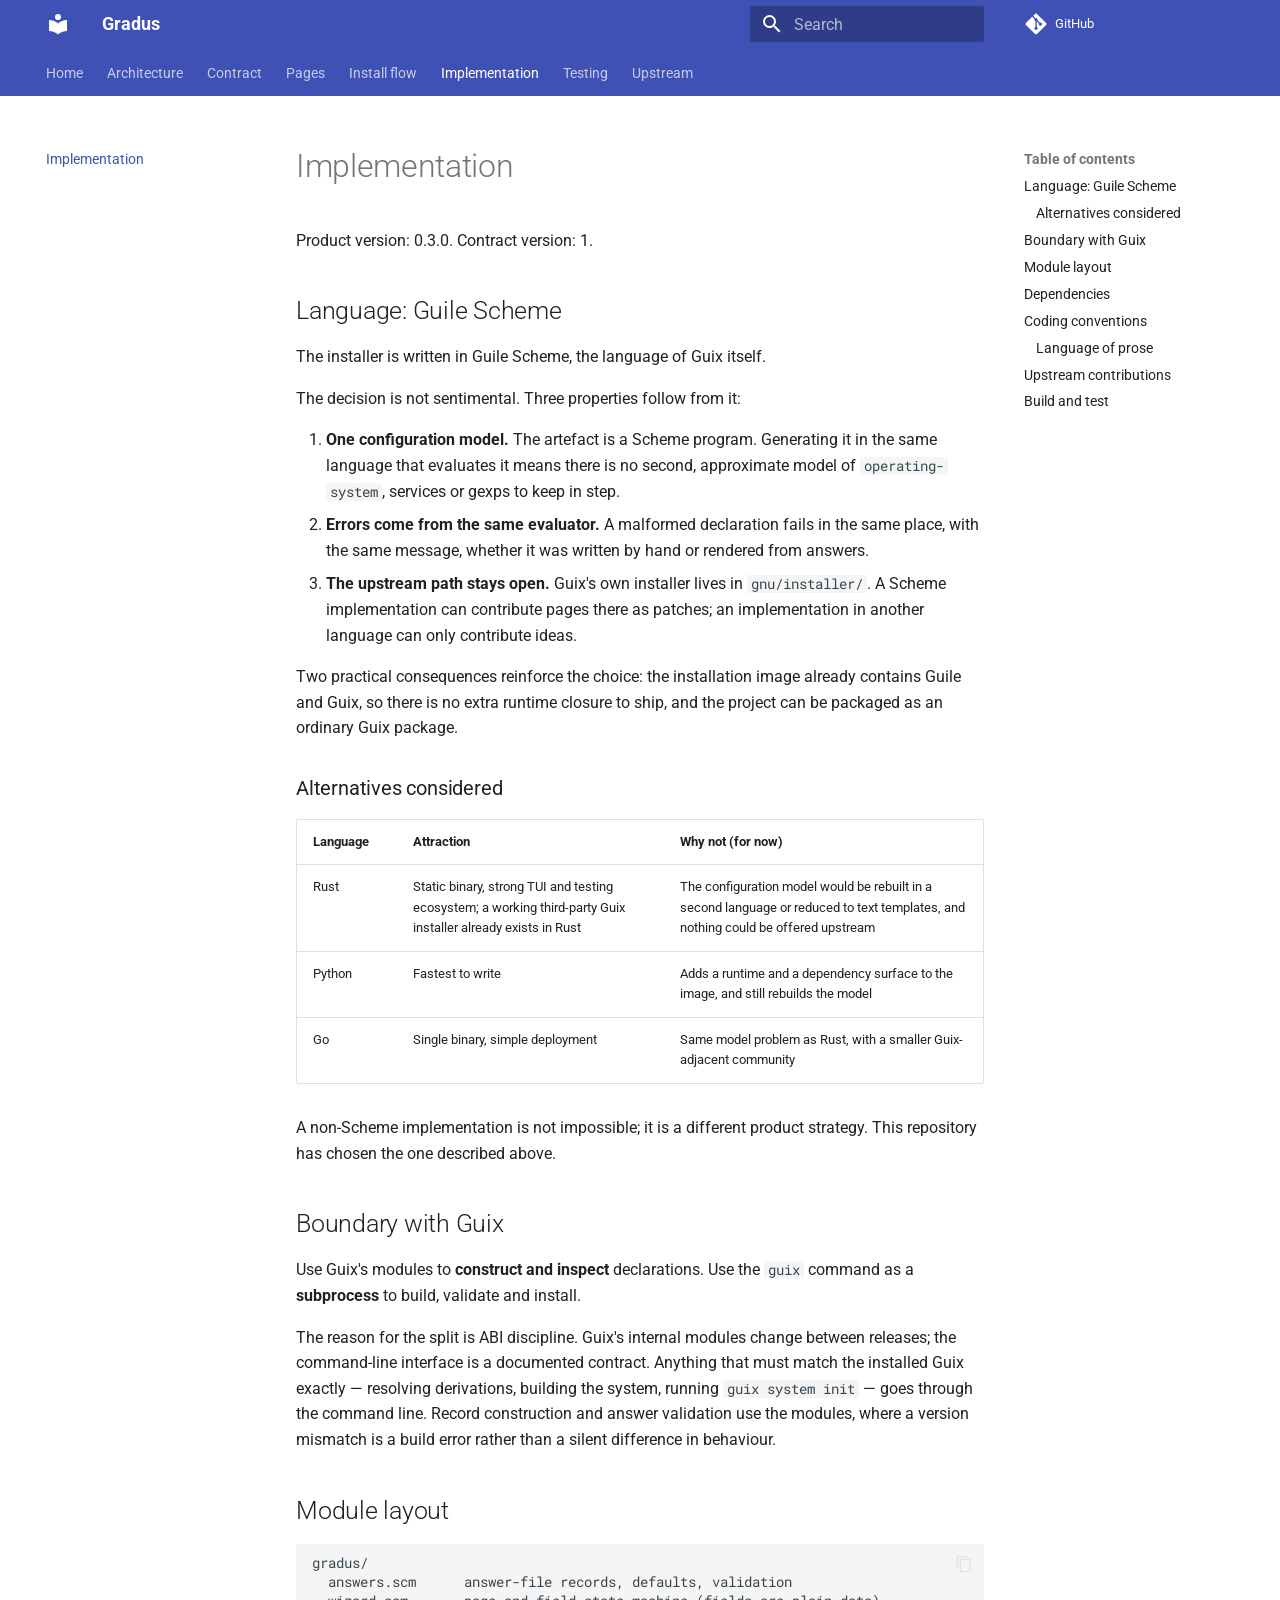
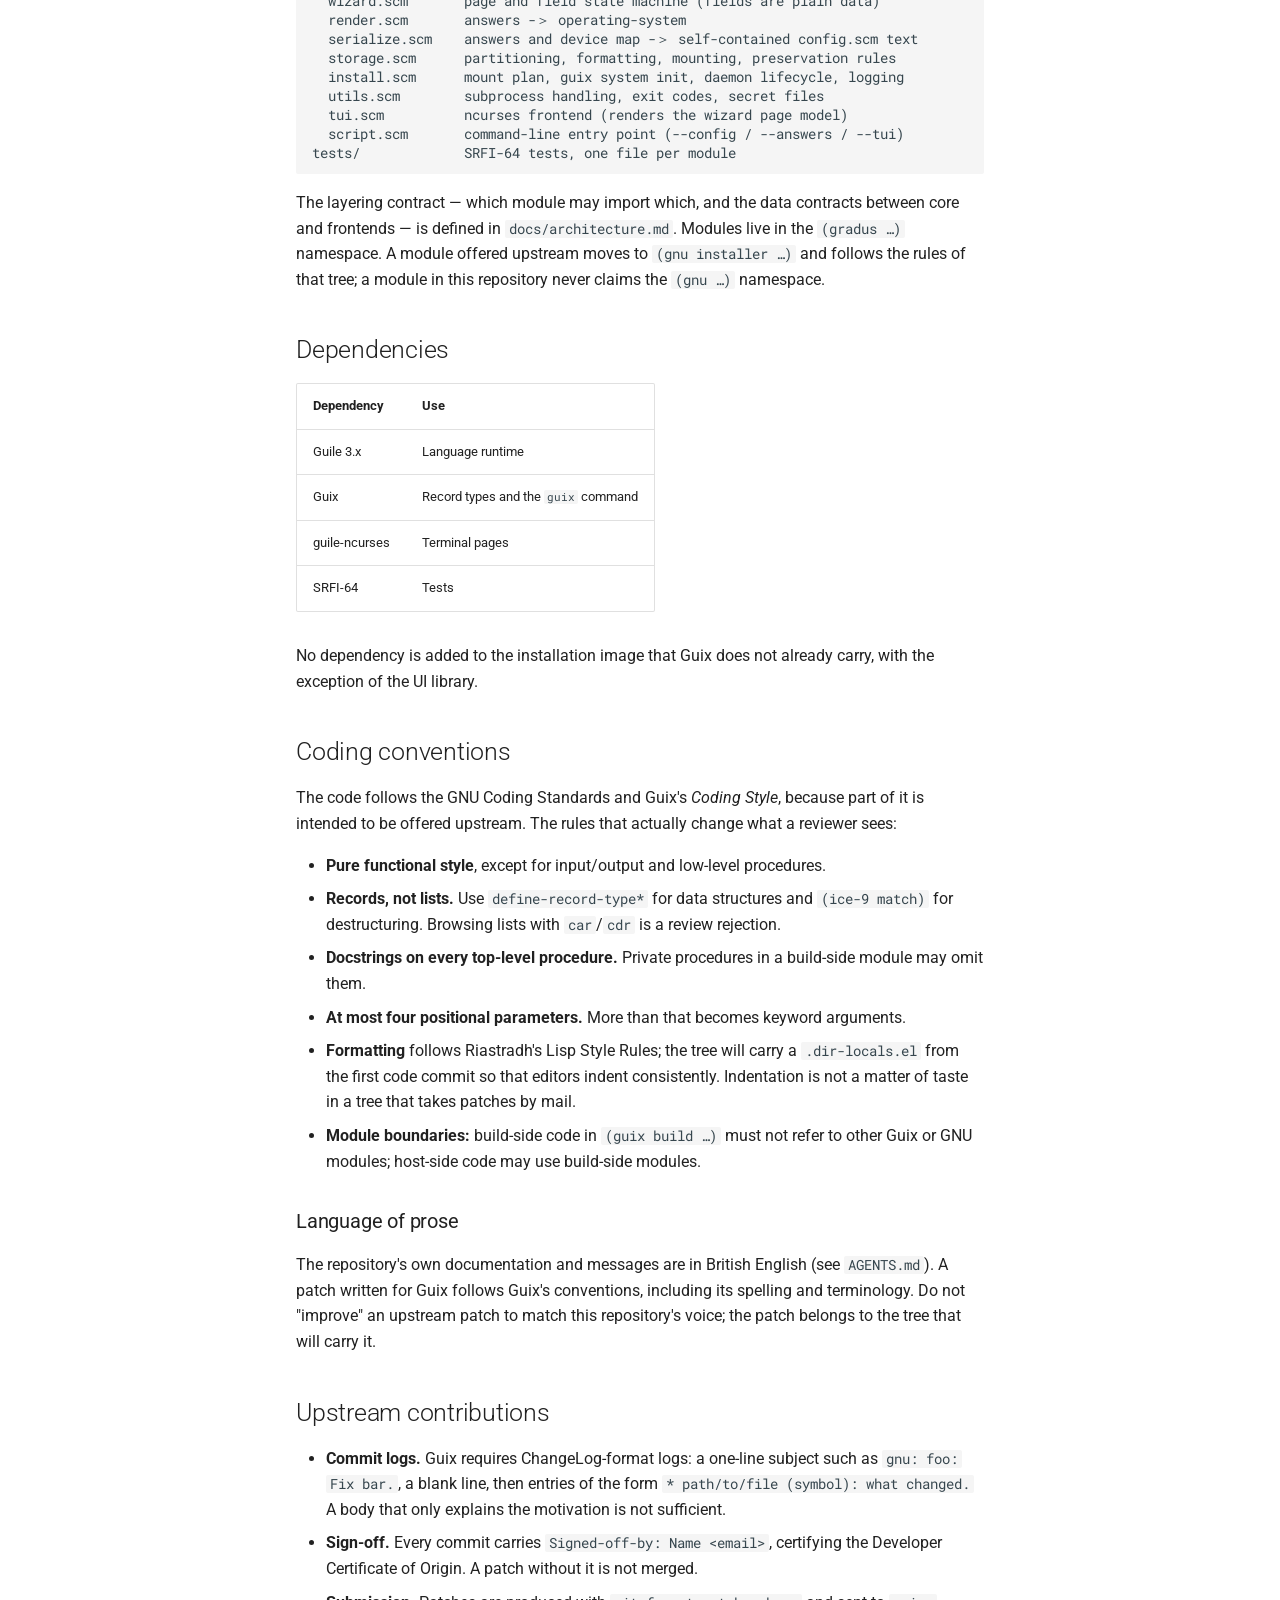
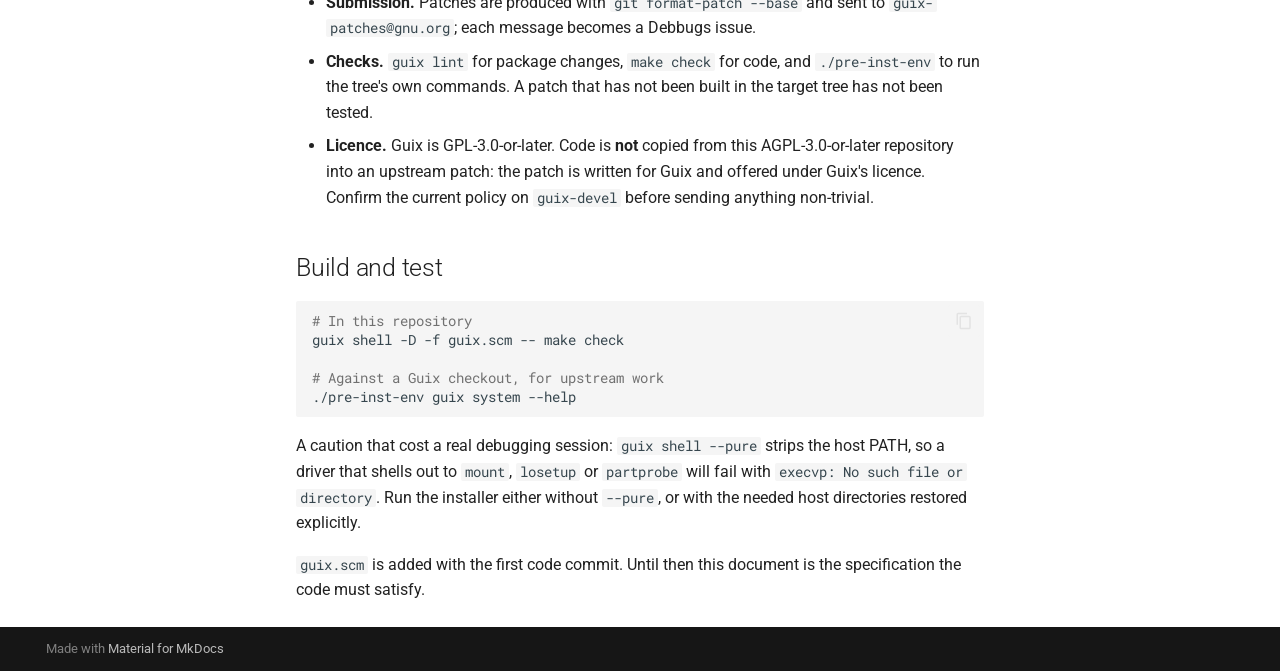
<file: implementation/index.html>
<!doctype html>
<html lang="en" class="no-js">
  <head>
    
      <meta charset="utf-8">
      <meta name="viewport" content="width=device-width,initial-scale=1">
      
        <meta name="description" content="A generic installer for GNU Guix System">
      
      
      
      
        <link rel="prev" href="../install-flow/">
      
      
        <link rel="next" href="../testing/">
      
      
        
      
      
      <link rel="icon" href="../assets/images/favicon.png">
      <meta name="generator" content="mkdocs-1.6.1, mkdocs-material-9.8.2">
    
    
      
        <title>Implementation - Gradus</title>
      
    
    
      <link rel="stylesheet" href="../assets/stylesheets/main.57a0d79d.min.css">
      
        
        <link rel="stylesheet" href="../assets/stylesheets/palette.fb2fffe2.min.css">
      
      


    
    
      
    
    
      
        
        
        <link rel="preconnect" href="https://fonts.gstatic.com" crossorigin>
        <link rel="stylesheet" href="https://fonts.googleapis.com/css?family=Roboto:300,300i,400,400i,700,700i%7CRoboto+Mono:400,400i,700,700i&display=fallback">
        <style>:root{--md-text-font:"Roboto";--md-code-font:"Roboto Mono"}</style>
      
    
    
    <script>__md_scope=new URL("..",location),__md_hash=e=>[...e].reduce(((e,_)=>(e<<5)-e+_.charCodeAt(0)),0),__md_get=(e,_=localStorage,t=__md_scope)=>JSON.parse(_.getItem(t.pathname+"."+e)),__md_set=(e,_,t=localStorage,a=__md_scope)=>{try{t.setItem(a.pathname+"."+e,JSON.stringify(_))}catch(e){}}</script>
    
      

    
    
  </head>
  
  
    
    
    
    
    
    <body dir="ltr" data-md-color-scheme="default" data-md-color-primary="indigo" data-md-color-accent="indigo">
  
    
    <input class="md-toggle" data-md-toggle="drawer" type="checkbox" id="__drawer" autocomplete="off">
    <input class="md-toggle" data-md-toggle="search" type="checkbox" id="__search" autocomplete="off">
    <label class="md-overlay" for="__drawer"></label>
    <div data-md-component="skip">
      
        
        <a href="#implementation" class="md-skip">
          Skip to content
        </a>
      
    </div>
    <div data-md-component="announce">
      
    </div>
    
    
      

<header class="md-header" data-md-component="header">
  <nav class="md-header__inner md-grid" aria-label="Header">
    <a href=".." title="Gradus" class="md-header__button md-logo" aria-label="Gradus" data-md-component="logo">
      
  
  <svg xmlns="http://www.w3.org/2000/svg" viewBox="0 0 24 24"><path d="M12 8a3 3 0 0 0 3-3 3 3 0 0 0-3-3 3 3 0 0 0-3 3 3 3 0 0 0 3 3m0 3.54C9.64 9.35 6.5 8 3 8v11c3.5 0 6.64 1.35 9 3.54 2.36-2.19 5.5-3.54 9-3.54V8c-3.5 0-6.64 1.35-9 3.54"/></svg>

    </a>
    <label class="md-header__button md-icon" for="__drawer">
      
      <svg xmlns="http://www.w3.org/2000/svg" viewBox="0 0 24 24"><path d="M3 6h18v2H3zm0 5h18v2H3zm0 5h18v2H3z"/></svg>
    </label>
    <div class="md-header__title" data-md-component="header-title">
      <div class="md-header__ellipsis">
        <div class="md-header__topic">
          <span class="md-ellipsis">
            Gradus
          </span>
        </div>
        <div class="md-header__topic" data-md-component="header-topic">
          <span class="md-ellipsis">
            
              Implementation
            
          </span>
        </div>
      </div>
    </div>
    
      
    
    
    
    
      
      
        <label class="md-header__button md-icon" for="__search">
          
          <svg xmlns="http://www.w3.org/2000/svg" viewBox="0 0 24 24"><path d="M9.5 3A6.5 6.5 0 0 1 16 9.5c0 1.61-.59 3.09-1.56 4.23l.27.27h.79l5 5-1.5 1.5-5-5v-.79l-.27-.27A6.52 6.52 0 0 1 9.5 16 6.5 6.5 0 0 1 3 9.5 6.5 6.5 0 0 1 9.5 3m0 2C7 5 5 7 5 9.5S7 14 9.5 14 14 12 14 9.5 12 5 9.5 5"/></svg>
        </label>
        <div class="md-search" data-md-component="search" role="dialog">
  <label class="md-search__overlay" for="__search"></label>
  <div class="md-search__inner" role="search">
    <form class="md-search__form" name="search">
      <input type="text" class="md-search__input" name="query" aria-label="Search" placeholder="Search" autocapitalize="off" autocorrect="off" autocomplete="off" spellcheck="false" data-md-component="search-query" required>
      <label class="md-search__icon md-icon" for="__search">
        
        <svg xmlns="http://www.w3.org/2000/svg" viewBox="0 0 24 24"><path d="M9.5 3A6.5 6.5 0 0 1 16 9.5c0 1.61-.59 3.09-1.56 4.23l.27.27h.79l5 5-1.5 1.5-5-5v-.79l-.27-.27A6.52 6.52 0 0 1 9.5 16 6.5 6.5 0 0 1 3 9.5 6.5 6.5 0 0 1 9.5 3m0 2C7 5 5 7 5 9.5S7 14 9.5 14 14 12 14 9.5 12 5 9.5 5"/></svg>
        
        <svg xmlns="http://www.w3.org/2000/svg" viewBox="0 0 24 24"><path d="M20 11v2H8l5.5 5.5-1.42 1.42L4.16 12l7.92-7.92L13.5 5.5 8 11z"/></svg>
      </label>
      <nav class="md-search__options" aria-label="Search">
        
        <button type="reset" class="md-search__icon md-icon" title="Clear" aria-label="Clear" tabindex="-1">
          
          <svg xmlns="http://www.w3.org/2000/svg" viewBox="0 0 24 24"><path d="M19 6.41 17.59 5 12 10.59 6.41 5 5 6.41 10.59 12 5 17.59 6.41 19 12 13.41 17.59 19 19 17.59 13.41 12z"/></svg>
        </button>
      </nav>
      
    </form>
    <div class="md-search__output">
      <div class="md-search__scrollwrap" tabindex="0" data-md-scrollfix>
        <div class="md-search-result" data-md-component="search-result">
          <div class="md-search-result__meta">
            Initializing search
          </div>
          <ol class="md-search-result__list" role="presentation"></ol>
        </div>
      </div>
    </div>
  </div>
</div>
      
    
    
      <div class="md-header__source">
        <a href="https://github.com/Zhen-LinHuo/gradus" title="Go to repository" class="md-source" data-md-component="source">
  <div class="md-source__icon md-icon">
    
    <svg xmlns="http://www.w3.org/2000/svg" viewBox="0 0 448 512"><!--! Font Awesome Free 7.1.0 by @fontawesome - https://fontawesome.com License - https://fontawesome.com/license/free (Icons: CC BY 4.0, Fonts: SIL OFL 1.1, Code: MIT License) Copyright 2025 Fonticons, Inc.--><path d="M439.6 236.1 244 40.5c-5.4-5.5-12.8-8.5-20.4-8.5s-15 3-20.4 8.4L162.5 81l51.5 51.5c27.1-9.1 52.7 16.8 43.4 43.7l49.7 49.7c34.2-11.8 61.2 31 35.5 56.7-26.5 26.5-70.2-2.9-56-37.3L240.3 199v121.9c25.3 12.5 22.3 41.8 9.1 55-6.4 6.4-15.2 10.1-24.3 10.1s-17.8-3.6-24.3-10.1c-17.6-17.6-11.1-46.9 11.2-56v-123c-20.8-8.5-24.6-30.7-18.6-45L142.6 101 8.5 235.1C3 240.6 0 247.9 0 255.5s3 15 8.5 20.4l195.6 195.7c5.4 5.4 12.7 8.4 20.4 8.4s15-3 20.4-8.4l194.7-194.7c5.4-5.4 8.4-12.8 8.4-20.4s-3-15-8.4-20.4"/></svg>
  </div>
  <div class="md-source__repository">
    GitHub
  </div>
</a>
      </div>
    
  </nav>
  
</header>
    
    <div class="md-container" data-md-component="container">
      
      
        
          
            
<nav class="md-tabs" aria-label="Tabs" data-md-component="tabs">
  <div class="md-grid">
    <ul class="md-tabs__list">
      
        
  
  
  
  
    <li class="md-tabs__item">
      <a href=".." class="md-tabs__link">
        
  
  
    
  
  Home

      </a>
    </li>
  

      
        
  
  
  
  
    <li class="md-tabs__item">
      <a href="../architecture/" class="md-tabs__link">
        
  
  
    
  
  Architecture

      </a>
    </li>
  

      
        
  
  
  
  
    <li class="md-tabs__item">
      <a href="../contract/" class="md-tabs__link">
        
  
  
    
  
  Contract

      </a>
    </li>
  

      
        
  
  
  
  
    <li class="md-tabs__item">
      <a href="../pages/" class="md-tabs__link">
        
  
  
    
  
  Pages

      </a>
    </li>
  

      
        
  
  
  
  
    <li class="md-tabs__item">
      <a href="../install-flow/" class="md-tabs__link">
        
  
  
    
  
  Install flow

      </a>
    </li>
  

      
        
  
  
  
    
  
  
    <li class="md-tabs__item md-tabs__item--active">
      <a href="./" class="md-tabs__link">
        
  
  
    
  
  Implementation

      </a>
    </li>
  

      
        
  
  
  
  
    <li class="md-tabs__item">
      <a href="../testing/" class="md-tabs__link">
        
  
  
    
  
  Testing

      </a>
    </li>
  

      
        
  
  
  
  
    <li class="md-tabs__item">
      <a href="../upstream/" class="md-tabs__link">
        
  
  
    
  
  Upstream

      </a>
    </li>
  

      
    </ul>
  </div>
</nav>
          
        
      
      <main class="md-main" data-md-component="main">
        <div class="md-main__inner md-grid">
          
            
              
              <div class="md-sidebar md-sidebar--primary" data-md-component="sidebar" data-md-type="navigation" >
                <div class="md-sidebar__scrollwrap">
                  <div class="md-sidebar__inner">
                    


  


<nav class="md-nav md-nav--primary md-nav--lifted" aria-label="Navigation" data-md-level="0">
  <label class="md-nav__title" for="__drawer">
    <a href=".." title="Gradus" class="md-nav__button md-logo" aria-label="Gradus" data-md-component="logo">
      
  
  <svg xmlns="http://www.w3.org/2000/svg" viewBox="0 0 24 24"><path d="M12 8a3 3 0 0 0 3-3 3 3 0 0 0-3-3 3 3 0 0 0-3 3 3 3 0 0 0 3 3m0 3.54C9.64 9.35 6.5 8 3 8v11c3.5 0 6.64 1.35 9 3.54 2.36-2.19 5.5-3.54 9-3.54V8c-3.5 0-6.64 1.35-9 3.54"/></svg>

    </a>
    Gradus
  </label>
  
    <div class="md-nav__source">
      <a href="https://github.com/Zhen-LinHuo/gradus" title="Go to repository" class="md-source" data-md-component="source">
  <div class="md-source__icon md-icon">
    
    <svg xmlns="http://www.w3.org/2000/svg" viewBox="0 0 448 512"><!--! Font Awesome Free 7.1.0 by @fontawesome - https://fontawesome.com License - https://fontawesome.com/license/free (Icons: CC BY 4.0, Fonts: SIL OFL 1.1, Code: MIT License) Copyright 2025 Fonticons, Inc.--><path d="M439.6 236.1 244 40.5c-5.4-5.5-12.8-8.5-20.4-8.5s-15 3-20.4 8.4L162.5 81l51.5 51.5c27.1-9.1 52.7 16.8 43.4 43.7l49.7 49.7c34.2-11.8 61.2 31 35.5 56.7-26.5 26.5-70.2-2.9-56-37.3L240.3 199v121.9c25.3 12.5 22.3 41.8 9.1 55-6.4 6.4-15.2 10.1-24.3 10.1s-17.8-3.6-24.3-10.1c-17.6-17.6-11.1-46.9 11.2-56v-123c-20.8-8.5-24.6-30.7-18.6-45L142.6 101 8.5 235.1C3 240.6 0 247.9 0 255.5s3 15 8.5 20.4l195.6 195.7c5.4 5.4 12.7 8.4 20.4 8.4s15-3 20.4-8.4l194.7-194.7c5.4-5.4 8.4-12.8 8.4-20.4s-3-15-8.4-20.4"/></svg>
  </div>
  <div class="md-source__repository">
    GitHub
  </div>
</a>
    </div>
  
  <ul class="md-nav__list" data-md-scrollfix>
    
      
      
  
  
  
  
    <li class="md-nav__item">
      <a href=".." class="md-nav__link">
        
  
  
  <span class="md-ellipsis">
    
  
    Home
  

    
  </span>
  
  

      </a>
    </li>
  

    
      
      
  
  
  
  
    <li class="md-nav__item">
      <a href="../architecture/" class="md-nav__link">
        
  
  
  <span class="md-ellipsis">
    
  
    Architecture
  

    
  </span>
  
  

      </a>
    </li>
  

    
      
      
  
  
  
  
    <li class="md-nav__item">
      <a href="../contract/" class="md-nav__link">
        
  
  
  <span class="md-ellipsis">
    
  
    Contract
  

    
  </span>
  
  

      </a>
    </li>
  

    
      
      
  
  
  
  
    <li class="md-nav__item">
      <a href="../pages/" class="md-nav__link">
        
  
  
  <span class="md-ellipsis">
    
  
    Pages
  

    
  </span>
  
  

      </a>
    </li>
  

    
      
      
  
  
  
  
    <li class="md-nav__item">
      <a href="../install-flow/" class="md-nav__link">
        
  
  
  <span class="md-ellipsis">
    
  
    Install flow
  

    
  </span>
  
  

      </a>
    </li>
  

    
      
      
  
  
    
  
  
  
    <li class="md-nav__item md-nav__item--active">
      
      <input class="md-nav__toggle md-toggle" type="checkbox" id="__toc">
      
      
        
      
      
        <label class="md-nav__link md-nav__link--active" for="__toc">
          
  
  
  <span class="md-ellipsis">
    
  
    Implementation
  

    
  </span>
  
  

          <span class="md-nav__icon md-icon"></span>
        </label>
      
      <a href="./" class="md-nav__link md-nav__link--active">
        
  
  
  <span class="md-ellipsis">
    
  
    Implementation
  

    
  </span>
  
  

      </a>
      
        

<nav class="md-nav md-nav--secondary" aria-label="Table of contents">
  
  
  
    
  
  
    <label class="md-nav__title" for="__toc">
      <span class="md-nav__icon md-icon"></span>
      Table of contents
    </label>
    <ul class="md-nav__list" data-md-component="toc" data-md-scrollfix>
      
        <li class="md-nav__item">
  <a href="#language-guile-scheme" class="md-nav__link">
    <span class="md-ellipsis">
      
        Language: Guile Scheme
      
    </span>
  </a>
  
    <nav class="md-nav" aria-label="Language: Guile Scheme">
      <ul class="md-nav__list">
        
          <li class="md-nav__item">
  <a href="#alternatives-considered" class="md-nav__link">
    <span class="md-ellipsis">
      
        Alternatives considered
      
    </span>
  </a>
  
</li>
        
      </ul>
    </nav>
  
</li>
      
        <li class="md-nav__item">
  <a href="#boundary-with-guix" class="md-nav__link">
    <span class="md-ellipsis">
      
        Boundary with Guix
      
    </span>
  </a>
  
</li>
      
        <li class="md-nav__item">
  <a href="#module-layout" class="md-nav__link">
    <span class="md-ellipsis">
      
        Module layout
      
    </span>
  </a>
  
</li>
      
        <li class="md-nav__item">
  <a href="#dependencies" class="md-nav__link">
    <span class="md-ellipsis">
      
        Dependencies
      
    </span>
  </a>
  
</li>
      
        <li class="md-nav__item">
  <a href="#coding-conventions" class="md-nav__link">
    <span class="md-ellipsis">
      
        Coding conventions
      
    </span>
  </a>
  
    <nav class="md-nav" aria-label="Coding conventions">
      <ul class="md-nav__list">
        
          <li class="md-nav__item">
  <a href="#language-of-prose" class="md-nav__link">
    <span class="md-ellipsis">
      
        Language of prose
      
    </span>
  </a>
  
</li>
        
      </ul>
    </nav>
  
</li>
      
        <li class="md-nav__item">
  <a href="#upstream-contributions" class="md-nav__link">
    <span class="md-ellipsis">
      
        Upstream contributions
      
    </span>
  </a>
  
</li>
      
        <li class="md-nav__item">
  <a href="#build-and-test" class="md-nav__link">
    <span class="md-ellipsis">
      
        Build and test
      
    </span>
  </a>
  
</li>
      
    </ul>
  
</nav>
      
    </li>
  

    
      
      
  
  
  
  
    <li class="md-nav__item">
      <a href="../testing/" class="md-nav__link">
        
  
  
  <span class="md-ellipsis">
    
  
    Testing
  

    
  </span>
  
  

      </a>
    </li>
  

    
      
      
  
  
  
  
    <li class="md-nav__item">
      <a href="../upstream/" class="md-nav__link">
        
  
  
  <span class="md-ellipsis">
    
  
    Upstream
  

    
  </span>
  
  

      </a>
    </li>
  

    
  </ul>
</nav>
                  </div>
                </div>
              </div>
            
            
              
              <div class="md-sidebar md-sidebar--secondary" data-md-component="sidebar" data-md-type="toc" >
                <div class="md-sidebar__scrollwrap">
                  <div class="md-sidebar__inner">
                    

<nav class="md-nav md-nav--secondary" aria-label="Table of contents">
  
  
  
    
  
  
    <label class="md-nav__title" for="__toc">
      <span class="md-nav__icon md-icon"></span>
      Table of contents
    </label>
    <ul class="md-nav__list" data-md-component="toc" data-md-scrollfix>
      
        <li class="md-nav__item">
  <a href="#language-guile-scheme" class="md-nav__link">
    <span class="md-ellipsis">
      
        Language: Guile Scheme
      
    </span>
  </a>
  
    <nav class="md-nav" aria-label="Language: Guile Scheme">
      <ul class="md-nav__list">
        
          <li class="md-nav__item">
  <a href="#alternatives-considered" class="md-nav__link">
    <span class="md-ellipsis">
      
        Alternatives considered
      
    </span>
  </a>
  
</li>
        
      </ul>
    </nav>
  
</li>
      
        <li class="md-nav__item">
  <a href="#boundary-with-guix" class="md-nav__link">
    <span class="md-ellipsis">
      
        Boundary with Guix
      
    </span>
  </a>
  
</li>
      
        <li class="md-nav__item">
  <a href="#module-layout" class="md-nav__link">
    <span class="md-ellipsis">
      
        Module layout
      
    </span>
  </a>
  
</li>
      
        <li class="md-nav__item">
  <a href="#dependencies" class="md-nav__link">
    <span class="md-ellipsis">
      
        Dependencies
      
    </span>
  </a>
  
</li>
      
        <li class="md-nav__item">
  <a href="#coding-conventions" class="md-nav__link">
    <span class="md-ellipsis">
      
        Coding conventions
      
    </span>
  </a>
  
    <nav class="md-nav" aria-label="Coding conventions">
      <ul class="md-nav__list">
        
          <li class="md-nav__item">
  <a href="#language-of-prose" class="md-nav__link">
    <span class="md-ellipsis">
      
        Language of prose
      
    </span>
  </a>
  
</li>
        
      </ul>
    </nav>
  
</li>
      
        <li class="md-nav__item">
  <a href="#upstream-contributions" class="md-nav__link">
    <span class="md-ellipsis">
      
        Upstream contributions
      
    </span>
  </a>
  
</li>
      
        <li class="md-nav__item">
  <a href="#build-and-test" class="md-nav__link">
    <span class="md-ellipsis">
      
        Build and test
      
    </span>
  </a>
  
</li>
      
    </ul>
  
</nav>
                  </div>
                </div>
              </div>
            
          
          
            <div class="md-content" data-md-component="content">
              
              <article class="md-content__inner md-typeset">
                
                  


  
  


<h1 id="implementation">Implementation</h1>
<p>Product version: 0.3.0. Contract version: 1.</p>
<h2 id="language-guile-scheme">Language: Guile Scheme</h2>
<p>The installer is written in Guile Scheme, the language of Guix itself.</p>
<p>The decision is not sentimental. Three properties follow from it:</p>
<ol>
<li><strong>One configuration model.</strong> The artefact is a Scheme program. Generating it
   in the same language that evaluates it means there is no second, approximate
   model of <code>operating-system</code>, services or gexps to keep in step.</li>
<li><strong>Errors come from the same evaluator.</strong> A malformed declaration fails in
   the same place, with the same message, whether it was written by hand or
   rendered from answers.</li>
<li><strong>The upstream path stays open.</strong> Guix's own installer lives in
   <code>gnu/installer/</code>. A Scheme implementation can contribute pages there as
   patches; an implementation in another language can only contribute ideas.</li>
</ol>
<p>Two practical consequences reinforce the choice: the installation image already
contains Guile and Guix, so there is no extra runtime closure to ship, and the
project can be packaged as an ordinary Guix package.</p>
<h3 id="alternatives-considered">Alternatives considered</h3>
<table>
<thead>
<tr>
<th style="text-align: left;">Language</th>
<th style="text-align: left;">Attraction</th>
<th style="text-align: left;">Why not (for now)</th>
</tr>
</thead>
<tbody>
<tr>
<td style="text-align: left;">Rust</td>
<td style="text-align: left;">Static binary, strong TUI and testing ecosystem; a working third-party Guix installer already exists in Rust</td>
<td style="text-align: left;">The configuration model would be rebuilt in a second language or reduced to text templates, and nothing could be offered upstream</td>
</tr>
<tr>
<td style="text-align: left;">Python</td>
<td style="text-align: left;">Fastest to write</td>
<td style="text-align: left;">Adds a runtime and a dependency surface to the image, and still rebuilds the model</td>
</tr>
<tr>
<td style="text-align: left;">Go</td>
<td style="text-align: left;">Single binary, simple deployment</td>
<td style="text-align: left;">Same model problem as Rust, with a smaller Guix-adjacent community</td>
</tr>
</tbody>
</table>
<p>A non-Scheme implementation is not impossible; it is a different product
strategy. This repository has chosen the one described above.</p>
<h2 id="boundary-with-guix">Boundary with Guix</h2>
<p>Use Guix's modules to <strong>construct and inspect</strong> declarations. Use the <code>guix</code>
command as a <strong>subprocess</strong> to build, validate and install.</p>
<p>The reason for the split is ABI discipline. Guix's internal modules change
between releases; the command-line interface is a documented contract. Anything
that must match the installed Guix exactly — resolving derivations, building
the system, running <code>guix system init</code> — goes through the command line. Record
construction and answer validation use the modules, where a version mismatch is
a build error rather than a silent difference in behaviour.</p>
<h2 id="module-layout">Module layout</h2>
<div class="highlight"><pre><span></span><code>gradus/
  answers.scm      answer-file records, defaults, validation
  wizard.scm       page and field state machine (fields are plain data)
  render.scm       answers -＞ operating-system
  serialize.scm    answers and device map -＞ self-contained config.scm text
  storage.scm      partitioning, formatting, mounting, preservation rules
  install.scm      mount plan, guix system init, daemon lifecycle, logging
  utils.scm        subprocess handling, exit codes, secret files
  tui.scm          ncurses frontend (renders the wizard page model)
  script.scm       command-line entry point (--config / --answers / --tui)
tests/             SRFI-64 tests, one file per module
</code></pre></div>
<p>The layering contract — which module may import which, and the data contracts
between core and frontends — is defined in <code>docs/architecture.md</code>. Modules
live in the <code>(gradus …)</code> namespace. A module offered upstream moves to
<code>(gnu installer …)</code> and follows the rules of that tree; a module in this
repository never claims the <code>(gnu …)</code> namespace.</p>
<h2 id="dependencies">Dependencies</h2>
<table>
<thead>
<tr>
<th style="text-align: left;">Dependency</th>
<th style="text-align: left;">Use</th>
</tr>
</thead>
<tbody>
<tr>
<td style="text-align: left;">Guile 3.x</td>
<td style="text-align: left;">Language runtime</td>
</tr>
<tr>
<td style="text-align: left;">Guix</td>
<td style="text-align: left;">Record types and the <code>guix</code> command</td>
</tr>
<tr>
<td style="text-align: left;">guile-ncurses</td>
<td style="text-align: left;">Terminal pages</td>
</tr>
<tr>
<td style="text-align: left;">SRFI-64</td>
<td style="text-align: left;">Tests</td>
</tr>
</tbody>
</table>
<p>No dependency is added to the installation image that Guix does not already
carry, with the exception of the UI library.</p>
<h2 id="coding-conventions">Coding conventions</h2>
<p>The code follows the GNU Coding Standards and Guix's <em>Coding Style</em>, because
part of it is intended to be offered upstream. The rules that actually change
what a reviewer sees:</p>
<ul>
<li><strong>Pure functional style</strong>, except for input/output and low-level procedures.</li>
<li><strong>Records, not lists.</strong> Use <code>define-record-type*</code> for data structures and
  <code>(ice-9 match)</code> for destructuring. Browsing lists with <code>car</code>/<code>cdr</code> is a
  review rejection.</li>
<li><strong>Docstrings on every top-level procedure.</strong> Private procedures in a
  build-side module may omit them.</li>
<li><strong>At most four positional parameters.</strong> More than that becomes keyword
  arguments.</li>
<li><strong>Formatting</strong> follows Riastradh's Lisp Style Rules; the tree will carry a
  <code>.dir-locals.el</code> from the first code commit so that editors indent
  consistently. Indentation is not a matter of taste in a tree that takes
  patches by mail.</li>
<li><strong>Module boundaries:</strong> build-side code in <code>(guix build …)</code> must not refer to
  other Guix or GNU modules; host-side code may use build-side modules.</li>
</ul>
<h3 id="language-of-prose">Language of prose</h3>
<p>The repository's own documentation and messages are in British English (see
<code>AGENTS.md</code>). A patch written for Guix follows Guix's conventions, including its
spelling and terminology. Do not "improve" an upstream patch to match this
repository's voice; the patch belongs to the tree that will carry it.</p>
<h2 id="upstream-contributions">Upstream contributions</h2>
<ul>
<li><strong>Commit logs.</strong> Guix requires ChangeLog-format logs: a one-line subject such
  as <code>gnu: foo: Fix bar.</code>, a blank line, then entries of the form
  <code>* path/to/file (symbol): what changed.</code>  A body that only explains the
  motivation is not sufficient.</li>
<li><strong>Sign-off.</strong> Every commit carries <code>Signed-off-by: Name &lt;email&gt;</code>, certifying
  the Developer Certificate of Origin. A patch without it is not merged.</li>
<li><strong>Submission.</strong> Patches are produced with <code>git format-patch --base</code> and sent
  to <code>guix-patches@gnu.org</code>; each message becomes a Debbugs issue.</li>
<li><strong>Checks.</strong> <code>guix lint</code> for package changes, <code>make check</code> for code, and
  <code>./pre-inst-env</code> to run the tree's own commands. A patch that has not been
  built in the target tree has not been tested.</li>
<li><strong>Licence.</strong> Guix is GPL-3.0-or-later. Code is <strong>not</strong> copied from this
  AGPL-3.0-or-later repository into an upstream patch: the patch is written for
  Guix and offered under Guix's licence. Confirm the current policy on
  <code>guix-devel</code> before sending anything non-trivial.</li>
</ul>
<h2 id="build-and-test">Build and test</h2>
<div class="highlight"><pre><span></span><code><span class="c1"># In this repository</span>
guix<span class="w"> </span>shell<span class="w"> </span>-D<span class="w"> </span>-f<span class="w"> </span>guix.scm<span class="w"> </span>--<span class="w"> </span>make<span class="w"> </span>check

<span class="c1"># Against a Guix checkout, for upstream work</span>
./pre-inst-env<span class="w"> </span>guix<span class="w"> </span>system<span class="w"> </span>--help
</code></pre></div>
<p>A caution that cost a real debugging session: <code>guix shell --pure</code> strips the
host PATH, so a driver that shells out to <code>mount</code>, <code>losetup</code> or <code>partprobe</code>
will fail with <code>execvp: No such file or directory</code>. Run the installer either
without <code>--pure</code>, or with the needed host directories restored explicitly.</p>
<p><code>guix.scm</code> is added with the first code commit. Until then this document is the
specification the code must satisfy.</p>












                
              </article>
            </div>
          
          
<script>var target=document.getElementById(location.hash.slice(1));target&&target.name&&(target.checked=target.name.startsWith("__tabbed_"))</script>
        </div>
        
      </main>
      
        <footer class="md-footer">
  
  <div class="md-footer-meta md-typeset">
    <div class="md-footer-meta__inner md-grid">
      <div class="md-copyright">
  
  
    Made with
    <a href="https://squidfunk.github.io/mkdocs-material/" target="_blank" rel="noopener">
      Material for MkDocs
    </a>
  
</div>
      
    </div>
  </div>
</footer>
      
    </div>
    <div class="md-dialog" data-md-component="dialog">
      <div class="md-dialog__inner md-typeset"></div>
    </div>
    
    
    
      
      
      <script id="__config" type="application/json">{"annotate": null, "base": "..", "features": ["navigation.tabs", "content.code.copy"], "search": "../assets/javascripts/workers/search.a7633da7.min.js", "tags": null, "translations": {"clipboard.copied": "Copied to clipboard", "clipboard.copy": "Copy to clipboard", "search.result.more.one": "1 more on this page", "search.result.more.other": "# more on this page", "search.result.none": "No matching documents", "search.result.one": "1 matching document", "search.result.other": "# matching documents", "search.result.placeholder": "Type to start searching", "search.result.term.missing": "Missing", "select.version": "Select version"}, "version": null}</script>
    
    
      <script src="../assets/javascripts/bundle.a5f9d56c.min.js"></script>
      
    
  </body>
</html>
</file>
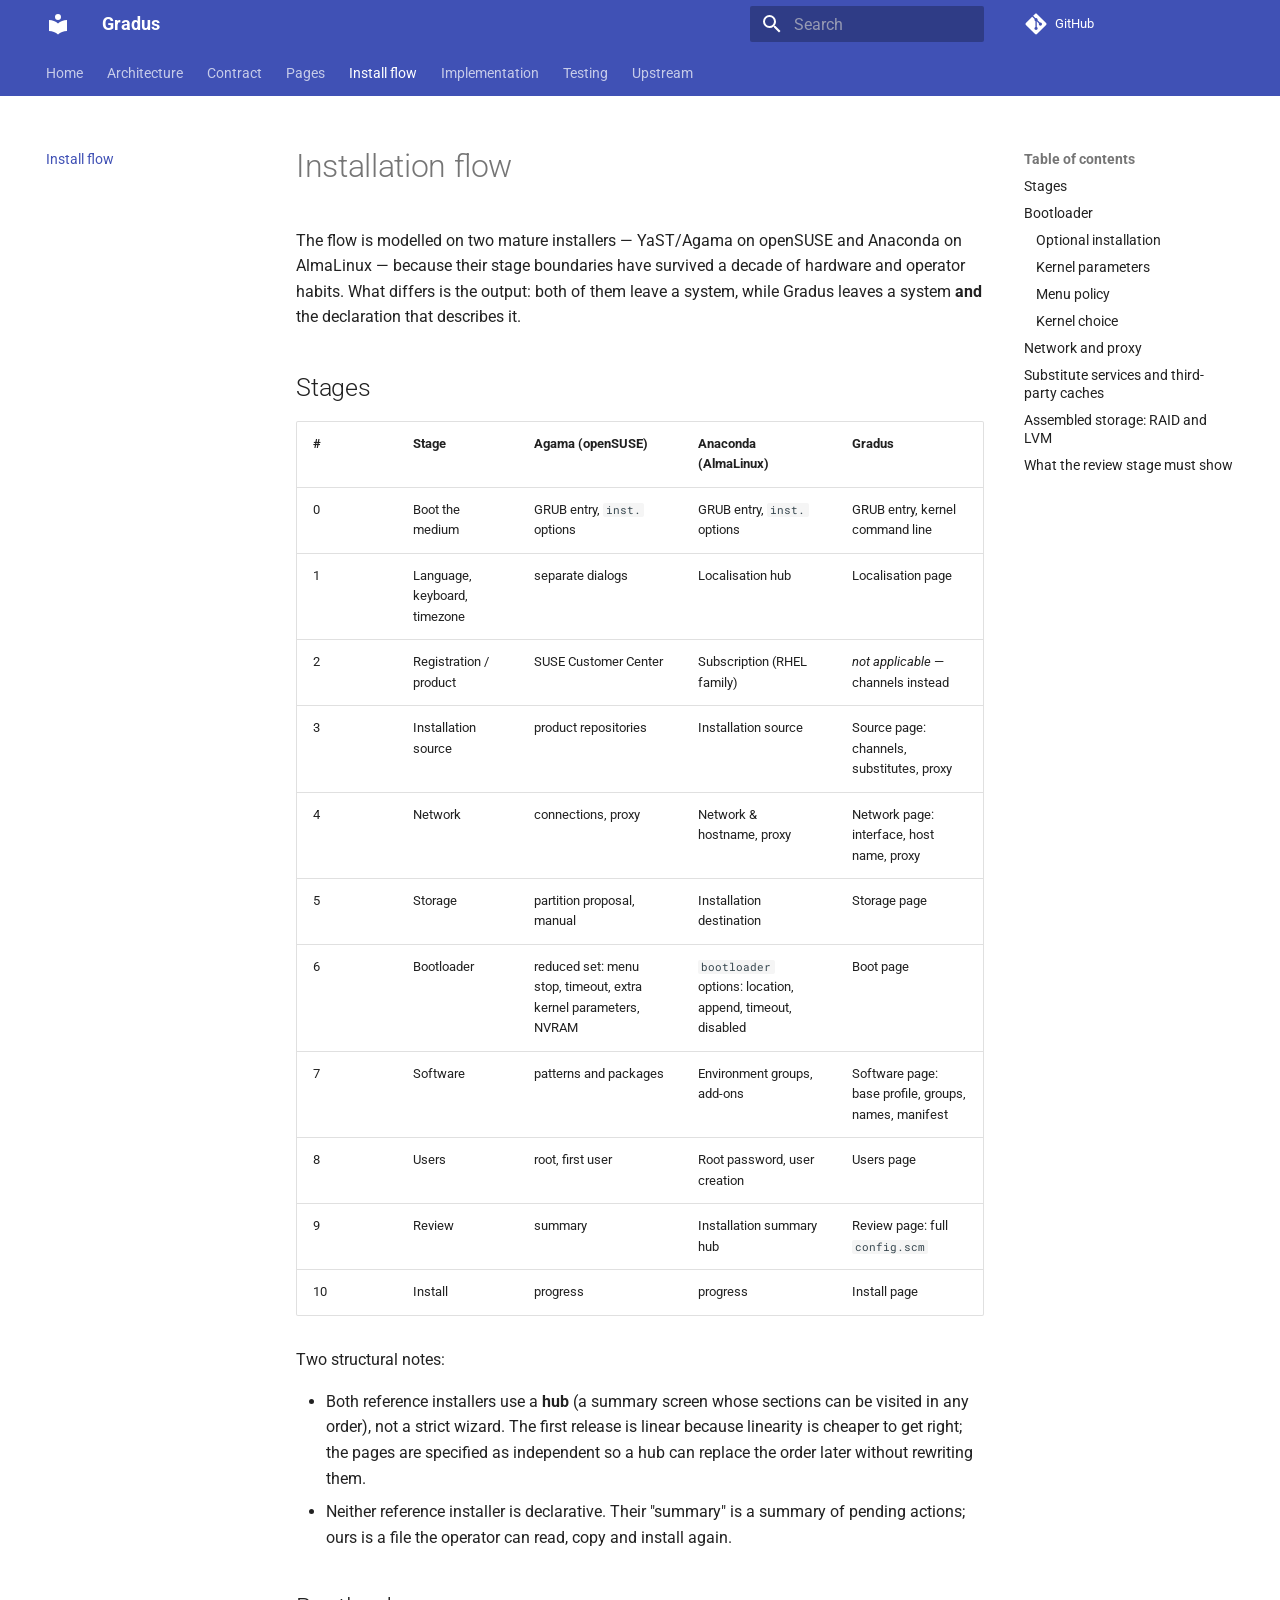
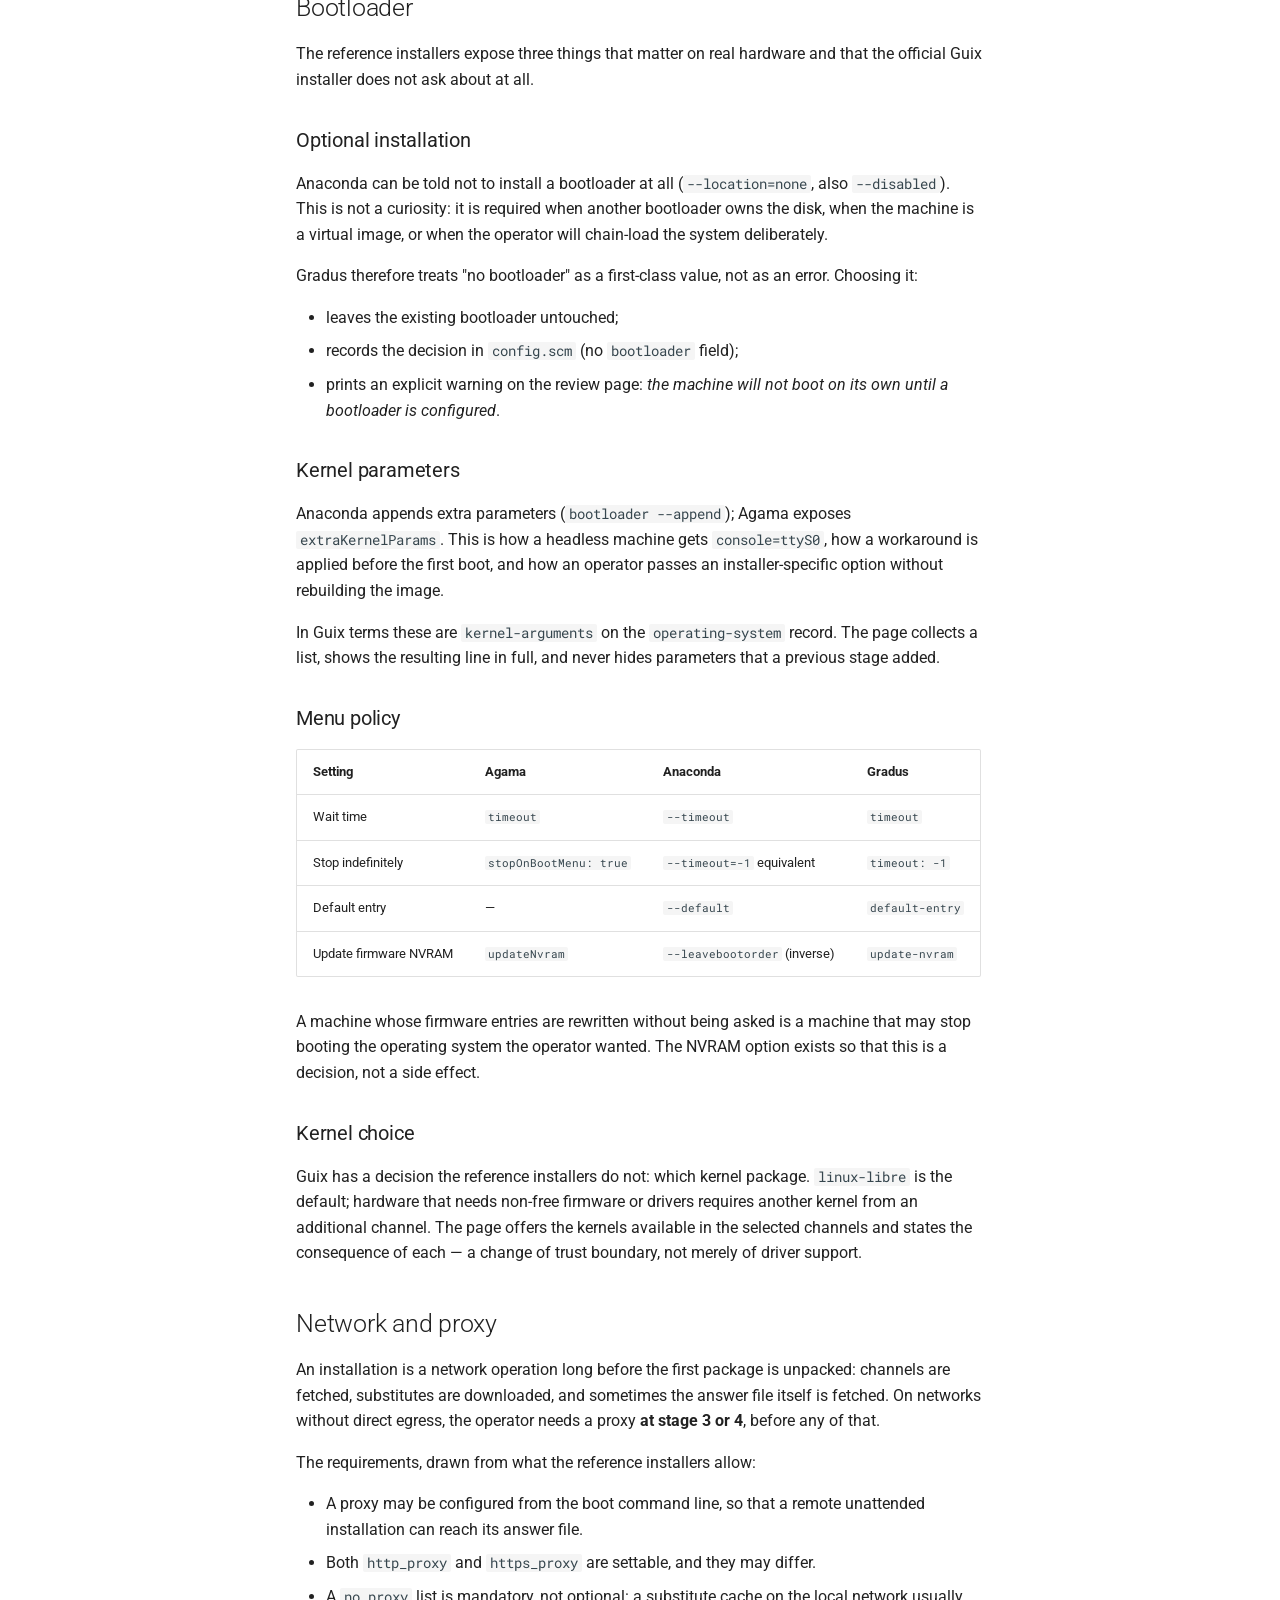
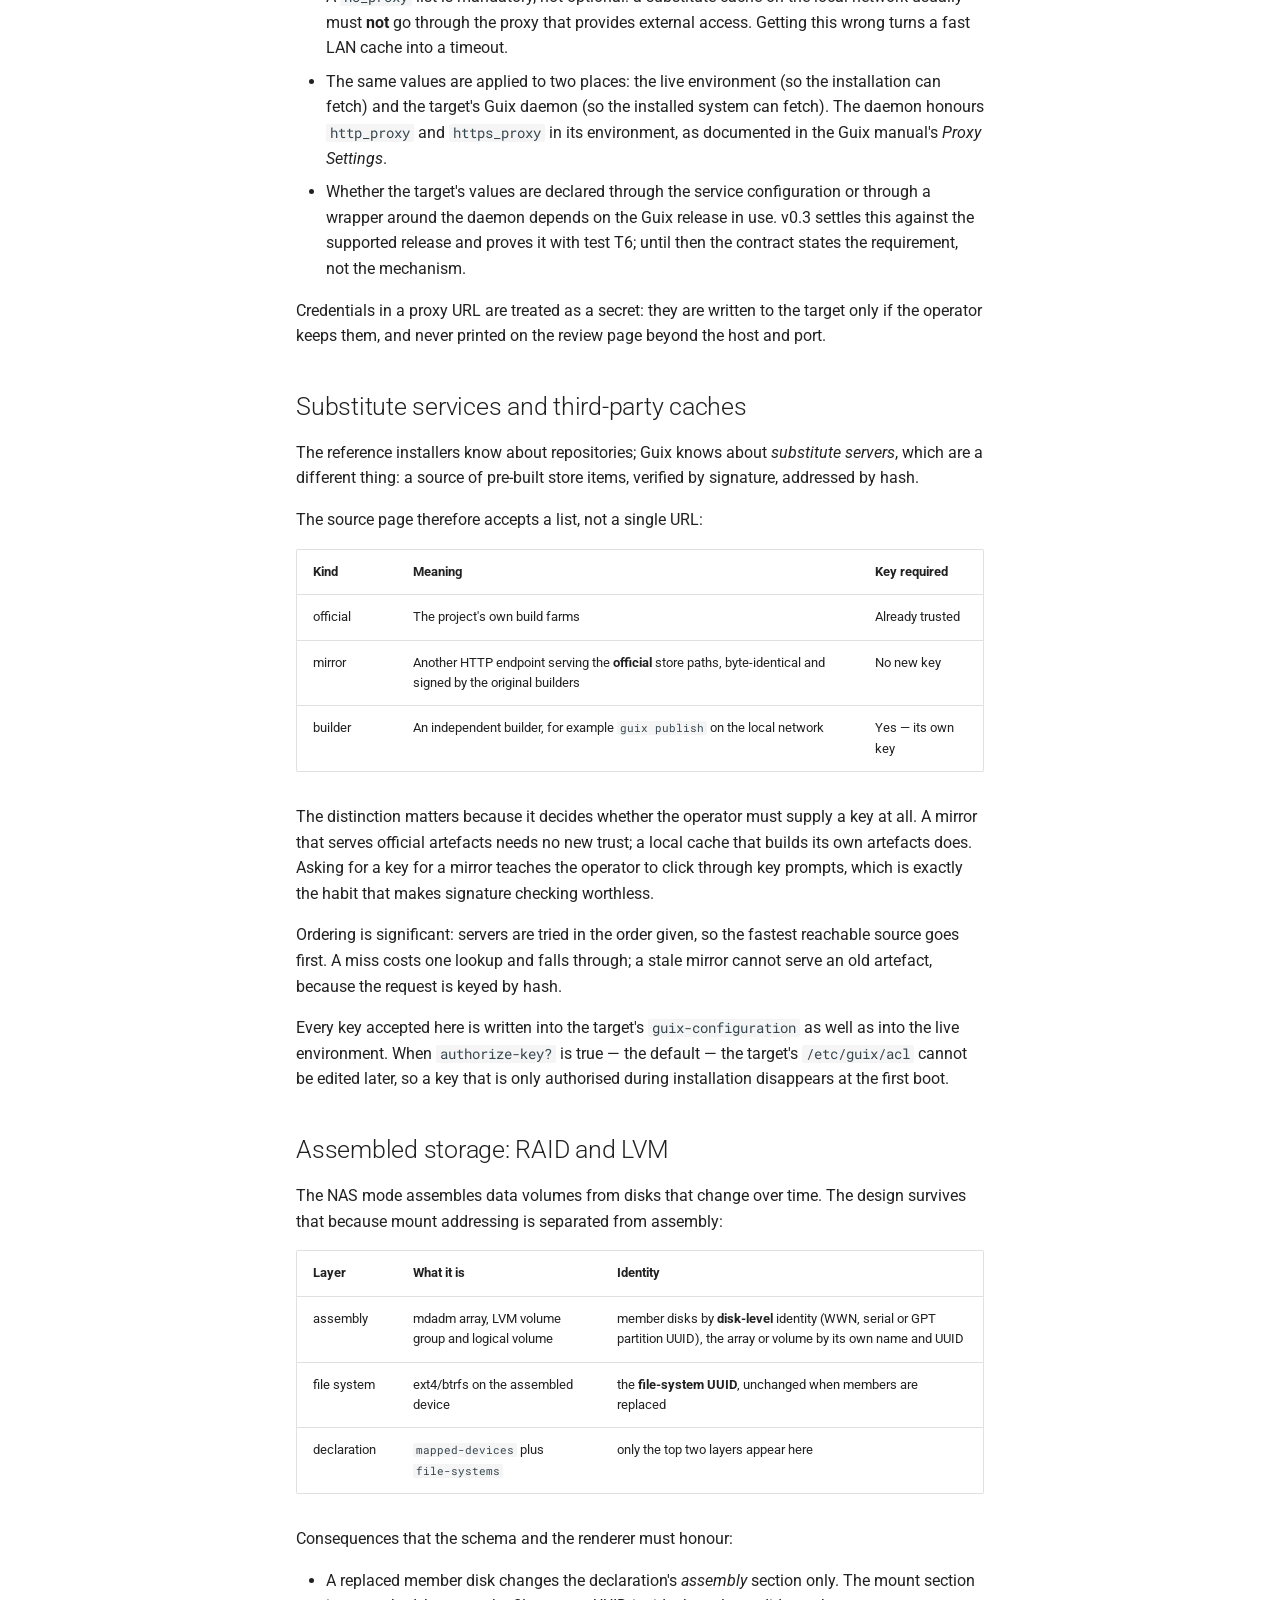
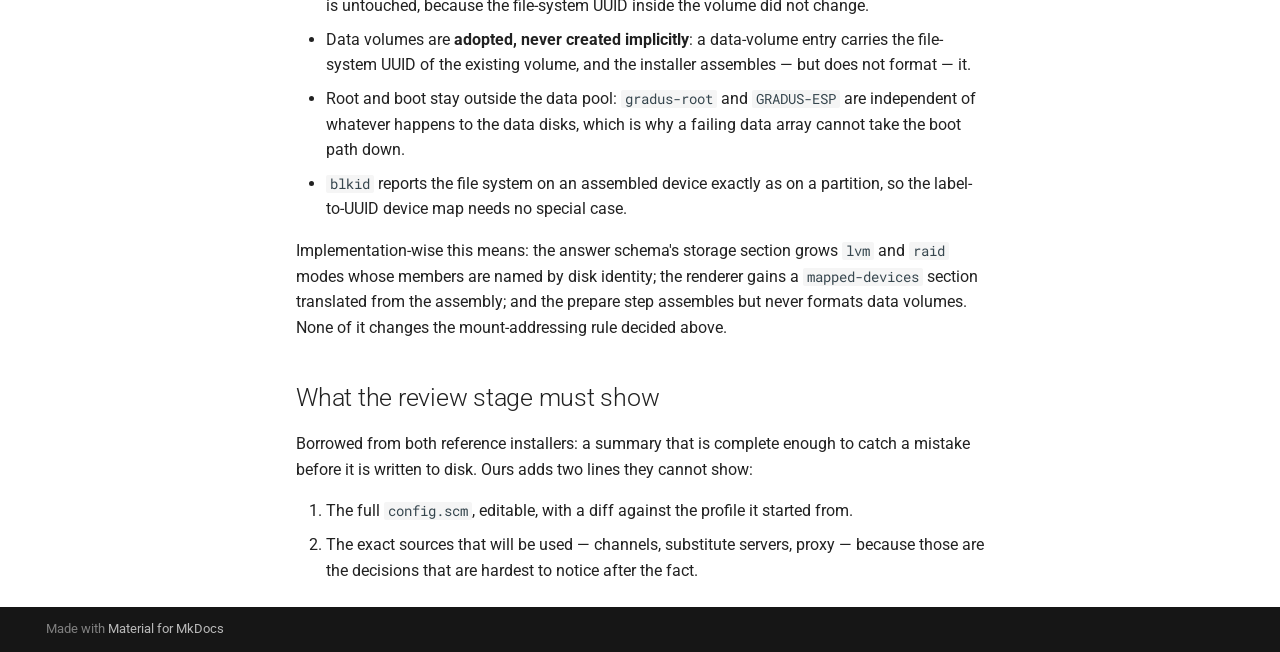
<file: install-flow/index.html>
<!doctype html>
<html lang="en" class="no-js">
  <head>
    
      <meta charset="utf-8">
      <meta name="viewport" content="width=device-width,initial-scale=1">
      
        <meta name="description" content="A generic installer for GNU Guix System">
      
      
      
      
        <link rel="prev" href="../pages/">
      
      
        <link rel="next" href="../implementation/">
      
      
        
      
      
      <link rel="icon" href="../assets/images/favicon.png">
      <meta name="generator" content="mkdocs-1.6.1, mkdocs-material-9.8.2">
    
    
      
        <title>Install flow - Gradus</title>
      
    
    
      <link rel="stylesheet" href="../assets/stylesheets/main.57a0d79d.min.css">
      
        
        <link rel="stylesheet" href="../assets/stylesheets/palette.fb2fffe2.min.css">
      
      


    
    
      
    
    
      
        
        
        <link rel="preconnect" href="https://fonts.gstatic.com" crossorigin>
        <link rel="stylesheet" href="https://fonts.googleapis.com/css?family=Roboto:300,300i,400,400i,700,700i%7CRoboto+Mono:400,400i,700,700i&display=fallback">
        <style>:root{--md-text-font:"Roboto";--md-code-font:"Roboto Mono"}</style>
      
    
    
    <script>__md_scope=new URL("..",location),__md_hash=e=>[...e].reduce(((e,_)=>(e<<5)-e+_.charCodeAt(0)),0),__md_get=(e,_=localStorage,t=__md_scope)=>JSON.parse(_.getItem(t.pathname+"."+e)),__md_set=(e,_,t=localStorage,a=__md_scope)=>{try{t.setItem(a.pathname+"."+e,JSON.stringify(_))}catch(e){}}</script>
    
      

    
    
  </head>
  
  
    
    
    
    
    
    <body dir="ltr" data-md-color-scheme="default" data-md-color-primary="indigo" data-md-color-accent="indigo">
  
    
    <input class="md-toggle" data-md-toggle="drawer" type="checkbox" id="__drawer" autocomplete="off">
    <input class="md-toggle" data-md-toggle="search" type="checkbox" id="__search" autocomplete="off">
    <label class="md-overlay" for="__drawer"></label>
    <div data-md-component="skip">
      
        
        <a href="#installation-flow" class="md-skip">
          Skip to content
        </a>
      
    </div>
    <div data-md-component="announce">
      
    </div>
    
    
      

<header class="md-header" data-md-component="header">
  <nav class="md-header__inner md-grid" aria-label="Header">
    <a href=".." title="Gradus" class="md-header__button md-logo" aria-label="Gradus" data-md-component="logo">
      
  
  <svg xmlns="http://www.w3.org/2000/svg" viewBox="0 0 24 24"><path d="M12 8a3 3 0 0 0 3-3 3 3 0 0 0-3-3 3 3 0 0 0-3 3 3 3 0 0 0 3 3m0 3.54C9.64 9.35 6.5 8 3 8v11c3.5 0 6.64 1.35 9 3.54 2.36-2.19 5.5-3.54 9-3.54V8c-3.5 0-6.64 1.35-9 3.54"/></svg>

    </a>
    <label class="md-header__button md-icon" for="__drawer">
      
      <svg xmlns="http://www.w3.org/2000/svg" viewBox="0 0 24 24"><path d="M3 6h18v2H3zm0 5h18v2H3zm0 5h18v2H3z"/></svg>
    </label>
    <div class="md-header__title" data-md-component="header-title">
      <div class="md-header__ellipsis">
        <div class="md-header__topic">
          <span class="md-ellipsis">
            Gradus
          </span>
        </div>
        <div class="md-header__topic" data-md-component="header-topic">
          <span class="md-ellipsis">
            
              Install flow
            
          </span>
        </div>
      </div>
    </div>
    
      
    
    
    
    
      
      
        <label class="md-header__button md-icon" for="__search">
          
          <svg xmlns="http://www.w3.org/2000/svg" viewBox="0 0 24 24"><path d="M9.5 3A6.5 6.5 0 0 1 16 9.5c0 1.61-.59 3.09-1.56 4.23l.27.27h.79l5 5-1.5 1.5-5-5v-.79l-.27-.27A6.52 6.52 0 0 1 9.5 16 6.5 6.5 0 0 1 3 9.5 6.5 6.5 0 0 1 9.5 3m0 2C7 5 5 7 5 9.5S7 14 9.5 14 14 12 14 9.5 12 5 9.5 5"/></svg>
        </label>
        <div class="md-search" data-md-component="search" role="dialog">
  <label class="md-search__overlay" for="__search"></label>
  <div class="md-search__inner" role="search">
    <form class="md-search__form" name="search">
      <input type="text" class="md-search__input" name="query" aria-label="Search" placeholder="Search" autocapitalize="off" autocorrect="off" autocomplete="off" spellcheck="false" data-md-component="search-query" required>
      <label class="md-search__icon md-icon" for="__search">
        
        <svg xmlns="http://www.w3.org/2000/svg" viewBox="0 0 24 24"><path d="M9.5 3A6.5 6.5 0 0 1 16 9.5c0 1.61-.59 3.09-1.56 4.23l.27.27h.79l5 5-1.5 1.5-5-5v-.79l-.27-.27A6.52 6.52 0 0 1 9.5 16 6.5 6.5 0 0 1 3 9.5 6.5 6.5 0 0 1 9.5 3m0 2C7 5 5 7 5 9.5S7 14 9.5 14 14 12 14 9.5 12 5 9.5 5"/></svg>
        
        <svg xmlns="http://www.w3.org/2000/svg" viewBox="0 0 24 24"><path d="M20 11v2H8l5.5 5.5-1.42 1.42L4.16 12l7.92-7.92L13.5 5.5 8 11z"/></svg>
      </label>
      <nav class="md-search__options" aria-label="Search">
        
        <button type="reset" class="md-search__icon md-icon" title="Clear" aria-label="Clear" tabindex="-1">
          
          <svg xmlns="http://www.w3.org/2000/svg" viewBox="0 0 24 24"><path d="M19 6.41 17.59 5 12 10.59 6.41 5 5 6.41 10.59 12 5 17.59 6.41 19 12 13.41 17.59 19 19 17.59 13.41 12z"/></svg>
        </button>
      </nav>
      
    </form>
    <div class="md-search__output">
      <div class="md-search__scrollwrap" tabindex="0" data-md-scrollfix>
        <div class="md-search-result" data-md-component="search-result">
          <div class="md-search-result__meta">
            Initializing search
          </div>
          <ol class="md-search-result__list" role="presentation"></ol>
        </div>
      </div>
    </div>
  </div>
</div>
      
    
    
      <div class="md-header__source">
        <a href="https://github.com/Zhen-LinHuo/gradus" title="Go to repository" class="md-source" data-md-component="source">
  <div class="md-source__icon md-icon">
    
    <svg xmlns="http://www.w3.org/2000/svg" viewBox="0 0 448 512"><!--! Font Awesome Free 7.1.0 by @fontawesome - https://fontawesome.com License - https://fontawesome.com/license/free (Icons: CC BY 4.0, Fonts: SIL OFL 1.1, Code: MIT License) Copyright 2025 Fonticons, Inc.--><path d="M439.6 236.1 244 40.5c-5.4-5.5-12.8-8.5-20.4-8.5s-15 3-20.4 8.4L162.5 81l51.5 51.5c27.1-9.1 52.7 16.8 43.4 43.7l49.7 49.7c34.2-11.8 61.2 31 35.5 56.7-26.5 26.5-70.2-2.9-56-37.3L240.3 199v121.9c25.3 12.5 22.3 41.8 9.1 55-6.4 6.4-15.2 10.1-24.3 10.1s-17.8-3.6-24.3-10.1c-17.6-17.6-11.1-46.9 11.2-56v-123c-20.8-8.5-24.6-30.7-18.6-45L142.6 101 8.5 235.1C3 240.6 0 247.9 0 255.5s3 15 8.5 20.4l195.6 195.7c5.4 5.4 12.7 8.4 20.4 8.4s15-3 20.4-8.4l194.7-194.7c5.4-5.4 8.4-12.8 8.4-20.4s-3-15-8.4-20.4"/></svg>
  </div>
  <div class="md-source__repository">
    GitHub
  </div>
</a>
      </div>
    
  </nav>
  
</header>
    
    <div class="md-container" data-md-component="container">
      
      
        
          
            
<nav class="md-tabs" aria-label="Tabs" data-md-component="tabs">
  <div class="md-grid">
    <ul class="md-tabs__list">
      
        
  
  
  
  
    <li class="md-tabs__item">
      <a href=".." class="md-tabs__link">
        
  
  
    
  
  Home

      </a>
    </li>
  

      
        
  
  
  
  
    <li class="md-tabs__item">
      <a href="../architecture/" class="md-tabs__link">
        
  
  
    
  
  Architecture

      </a>
    </li>
  

      
        
  
  
  
  
    <li class="md-tabs__item">
      <a href="../contract/" class="md-tabs__link">
        
  
  
    
  
  Contract

      </a>
    </li>
  

      
        
  
  
  
  
    <li class="md-tabs__item">
      <a href="../pages/" class="md-tabs__link">
        
  
  
    
  
  Pages

      </a>
    </li>
  

      
        
  
  
  
    
  
  
    <li class="md-tabs__item md-tabs__item--active">
      <a href="./" class="md-tabs__link">
        
  
  
    
  
  Install flow

      </a>
    </li>
  

      
        
  
  
  
  
    <li class="md-tabs__item">
      <a href="../implementation/" class="md-tabs__link">
        
  
  
    
  
  Implementation

      </a>
    </li>
  

      
        
  
  
  
  
    <li class="md-tabs__item">
      <a href="../testing/" class="md-tabs__link">
        
  
  
    
  
  Testing

      </a>
    </li>
  

      
        
  
  
  
  
    <li class="md-tabs__item">
      <a href="../upstream/" class="md-tabs__link">
        
  
  
    
  
  Upstream

      </a>
    </li>
  

      
    </ul>
  </div>
</nav>
          
        
      
      <main class="md-main" data-md-component="main">
        <div class="md-main__inner md-grid">
          
            
              
              <div class="md-sidebar md-sidebar--primary" data-md-component="sidebar" data-md-type="navigation" >
                <div class="md-sidebar__scrollwrap">
                  <div class="md-sidebar__inner">
                    


  


<nav class="md-nav md-nav--primary md-nav--lifted" aria-label="Navigation" data-md-level="0">
  <label class="md-nav__title" for="__drawer">
    <a href=".." title="Gradus" class="md-nav__button md-logo" aria-label="Gradus" data-md-component="logo">
      
  
  <svg xmlns="http://www.w3.org/2000/svg" viewBox="0 0 24 24"><path d="M12 8a3 3 0 0 0 3-3 3 3 0 0 0-3-3 3 3 0 0 0-3 3 3 3 0 0 0 3 3m0 3.54C9.64 9.35 6.5 8 3 8v11c3.5 0 6.64 1.35 9 3.54 2.36-2.19 5.5-3.54 9-3.54V8c-3.5 0-6.64 1.35-9 3.54"/></svg>

    </a>
    Gradus
  </label>
  
    <div class="md-nav__source">
      <a href="https://github.com/Zhen-LinHuo/gradus" title="Go to repository" class="md-source" data-md-component="source">
  <div class="md-source__icon md-icon">
    
    <svg xmlns="http://www.w3.org/2000/svg" viewBox="0 0 448 512"><!--! Font Awesome Free 7.1.0 by @fontawesome - https://fontawesome.com License - https://fontawesome.com/license/free (Icons: CC BY 4.0, Fonts: SIL OFL 1.1, Code: MIT License) Copyright 2025 Fonticons, Inc.--><path d="M439.6 236.1 244 40.5c-5.4-5.5-12.8-8.5-20.4-8.5s-15 3-20.4 8.4L162.5 81l51.5 51.5c27.1-9.1 52.7 16.8 43.4 43.7l49.7 49.7c34.2-11.8 61.2 31 35.5 56.7-26.5 26.5-70.2-2.9-56-37.3L240.3 199v121.9c25.3 12.5 22.3 41.8 9.1 55-6.4 6.4-15.2 10.1-24.3 10.1s-17.8-3.6-24.3-10.1c-17.6-17.6-11.1-46.9 11.2-56v-123c-20.8-8.5-24.6-30.7-18.6-45L142.6 101 8.5 235.1C3 240.6 0 247.9 0 255.5s3 15 8.5 20.4l195.6 195.7c5.4 5.4 12.7 8.4 20.4 8.4s15-3 20.4-8.4l194.7-194.7c5.4-5.4 8.4-12.8 8.4-20.4s-3-15-8.4-20.4"/></svg>
  </div>
  <div class="md-source__repository">
    GitHub
  </div>
</a>
    </div>
  
  <ul class="md-nav__list" data-md-scrollfix>
    
      
      
  
  
  
  
    <li class="md-nav__item">
      <a href=".." class="md-nav__link">
        
  
  
  <span class="md-ellipsis">
    
  
    Home
  

    
  </span>
  
  

      </a>
    </li>
  

    
      
      
  
  
  
  
    <li class="md-nav__item">
      <a href="../architecture/" class="md-nav__link">
        
  
  
  <span class="md-ellipsis">
    
  
    Architecture
  

    
  </span>
  
  

      </a>
    </li>
  

    
      
      
  
  
  
  
    <li class="md-nav__item">
      <a href="../contract/" class="md-nav__link">
        
  
  
  <span class="md-ellipsis">
    
  
    Contract
  

    
  </span>
  
  

      </a>
    </li>
  

    
      
      
  
  
  
  
    <li class="md-nav__item">
      <a href="../pages/" class="md-nav__link">
        
  
  
  <span class="md-ellipsis">
    
  
    Pages
  

    
  </span>
  
  

      </a>
    </li>
  

    
      
      
  
  
    
  
  
  
    <li class="md-nav__item md-nav__item--active">
      
      <input class="md-nav__toggle md-toggle" type="checkbox" id="__toc">
      
      
        
      
      
        <label class="md-nav__link md-nav__link--active" for="__toc">
          
  
  
  <span class="md-ellipsis">
    
  
    Install flow
  

    
  </span>
  
  

          <span class="md-nav__icon md-icon"></span>
        </label>
      
      <a href="./" class="md-nav__link md-nav__link--active">
        
  
  
  <span class="md-ellipsis">
    
  
    Install flow
  

    
  </span>
  
  

      </a>
      
        

<nav class="md-nav md-nav--secondary" aria-label="Table of contents">
  
  
  
    
  
  
    <label class="md-nav__title" for="__toc">
      <span class="md-nav__icon md-icon"></span>
      Table of contents
    </label>
    <ul class="md-nav__list" data-md-component="toc" data-md-scrollfix>
      
        <li class="md-nav__item">
  <a href="#stages" class="md-nav__link">
    <span class="md-ellipsis">
      
        Stages
      
    </span>
  </a>
  
</li>
      
        <li class="md-nav__item">
  <a href="#bootloader" class="md-nav__link">
    <span class="md-ellipsis">
      
        Bootloader
      
    </span>
  </a>
  
    <nav class="md-nav" aria-label="Bootloader">
      <ul class="md-nav__list">
        
          <li class="md-nav__item">
  <a href="#optional-installation" class="md-nav__link">
    <span class="md-ellipsis">
      
        Optional installation
      
    </span>
  </a>
  
</li>
        
          <li class="md-nav__item">
  <a href="#kernel-parameters" class="md-nav__link">
    <span class="md-ellipsis">
      
        Kernel parameters
      
    </span>
  </a>
  
</li>
        
          <li class="md-nav__item">
  <a href="#menu-policy" class="md-nav__link">
    <span class="md-ellipsis">
      
        Menu policy
      
    </span>
  </a>
  
</li>
        
          <li class="md-nav__item">
  <a href="#kernel-choice" class="md-nav__link">
    <span class="md-ellipsis">
      
        Kernel choice
      
    </span>
  </a>
  
</li>
        
      </ul>
    </nav>
  
</li>
      
        <li class="md-nav__item">
  <a href="#network-and-proxy" class="md-nav__link">
    <span class="md-ellipsis">
      
        Network and proxy
      
    </span>
  </a>
  
</li>
      
        <li class="md-nav__item">
  <a href="#substitute-services-and-third-party-caches" class="md-nav__link">
    <span class="md-ellipsis">
      
        Substitute services and third-party caches
      
    </span>
  </a>
  
</li>
      
        <li class="md-nav__item">
  <a href="#assembled-storage-raid-and-lvm" class="md-nav__link">
    <span class="md-ellipsis">
      
        Assembled storage: RAID and LVM
      
    </span>
  </a>
  
</li>
      
        <li class="md-nav__item">
  <a href="#what-the-review-stage-must-show" class="md-nav__link">
    <span class="md-ellipsis">
      
        What the review stage must show
      
    </span>
  </a>
  
</li>
      
    </ul>
  
</nav>
      
    </li>
  

    
      
      
  
  
  
  
    <li class="md-nav__item">
      <a href="../implementation/" class="md-nav__link">
        
  
  
  <span class="md-ellipsis">
    
  
    Implementation
  

    
  </span>
  
  

      </a>
    </li>
  

    
      
      
  
  
  
  
    <li class="md-nav__item">
      <a href="../testing/" class="md-nav__link">
        
  
  
  <span class="md-ellipsis">
    
  
    Testing
  

    
  </span>
  
  

      </a>
    </li>
  

    
      
      
  
  
  
  
    <li class="md-nav__item">
      <a href="../upstream/" class="md-nav__link">
        
  
  
  <span class="md-ellipsis">
    
  
    Upstream
  

    
  </span>
  
  

      </a>
    </li>
  

    
  </ul>
</nav>
                  </div>
                </div>
              </div>
            
            
              
              <div class="md-sidebar md-sidebar--secondary" data-md-component="sidebar" data-md-type="toc" >
                <div class="md-sidebar__scrollwrap">
                  <div class="md-sidebar__inner">
                    

<nav class="md-nav md-nav--secondary" aria-label="Table of contents">
  
  
  
    
  
  
    <label class="md-nav__title" for="__toc">
      <span class="md-nav__icon md-icon"></span>
      Table of contents
    </label>
    <ul class="md-nav__list" data-md-component="toc" data-md-scrollfix>
      
        <li class="md-nav__item">
  <a href="#stages" class="md-nav__link">
    <span class="md-ellipsis">
      
        Stages
      
    </span>
  </a>
  
</li>
      
        <li class="md-nav__item">
  <a href="#bootloader" class="md-nav__link">
    <span class="md-ellipsis">
      
        Bootloader
      
    </span>
  </a>
  
    <nav class="md-nav" aria-label="Bootloader">
      <ul class="md-nav__list">
        
          <li class="md-nav__item">
  <a href="#optional-installation" class="md-nav__link">
    <span class="md-ellipsis">
      
        Optional installation
      
    </span>
  </a>
  
</li>
        
          <li class="md-nav__item">
  <a href="#kernel-parameters" class="md-nav__link">
    <span class="md-ellipsis">
      
        Kernel parameters
      
    </span>
  </a>
  
</li>
        
          <li class="md-nav__item">
  <a href="#menu-policy" class="md-nav__link">
    <span class="md-ellipsis">
      
        Menu policy
      
    </span>
  </a>
  
</li>
        
          <li class="md-nav__item">
  <a href="#kernel-choice" class="md-nav__link">
    <span class="md-ellipsis">
      
        Kernel choice
      
    </span>
  </a>
  
</li>
        
      </ul>
    </nav>
  
</li>
      
        <li class="md-nav__item">
  <a href="#network-and-proxy" class="md-nav__link">
    <span class="md-ellipsis">
      
        Network and proxy
      
    </span>
  </a>
  
</li>
      
        <li class="md-nav__item">
  <a href="#substitute-services-and-third-party-caches" class="md-nav__link">
    <span class="md-ellipsis">
      
        Substitute services and third-party caches
      
    </span>
  </a>
  
</li>
      
        <li class="md-nav__item">
  <a href="#assembled-storage-raid-and-lvm" class="md-nav__link">
    <span class="md-ellipsis">
      
        Assembled storage: RAID and LVM
      
    </span>
  </a>
  
</li>
      
        <li class="md-nav__item">
  <a href="#what-the-review-stage-must-show" class="md-nav__link">
    <span class="md-ellipsis">
      
        What the review stage must show
      
    </span>
  </a>
  
</li>
      
    </ul>
  
</nav>
                  </div>
                </div>
              </div>
            
          
          
            <div class="md-content" data-md-component="content">
              
              <article class="md-content__inner md-typeset">
                
                  


  
  


<h1 id="installation-flow">Installation flow</h1>
<p>The flow is modelled on two mature installers — YaST/Agama on openSUSE and
Anaconda on AlmaLinux — because their stage boundaries have survived a decade of
hardware and operator habits. What differs is the output: both of them leave a
system, while Gradus leaves a system <strong>and</strong> the declaration that describes it.</p>
<h2 id="stages">Stages</h2>
<table>
<thead>
<tr>
<th style="text-align: left;">#</th>
<th style="text-align: left;">Stage</th>
<th style="text-align: left;">Agama (openSUSE)</th>
<th style="text-align: left;">Anaconda (AlmaLinux)</th>
<th style="text-align: left;">Gradus</th>
</tr>
</thead>
<tbody>
<tr>
<td style="text-align: left;">0</td>
<td style="text-align: left;">Boot the medium</td>
<td style="text-align: left;">GRUB entry, <code>inst.</code> options</td>
<td style="text-align: left;">GRUB entry, <code>inst.</code> options</td>
<td style="text-align: left;">GRUB entry, kernel command line</td>
</tr>
<tr>
<td style="text-align: left;">1</td>
<td style="text-align: left;">Language, keyboard, timezone</td>
<td style="text-align: left;">separate dialogs</td>
<td style="text-align: left;">Localisation hub</td>
<td style="text-align: left;">Localisation page</td>
</tr>
<tr>
<td style="text-align: left;">2</td>
<td style="text-align: left;">Registration / product</td>
<td style="text-align: left;">SUSE Customer Center</td>
<td style="text-align: left;">Subscription (RHEL family)</td>
<td style="text-align: left;"><em>not applicable</em> — channels instead</td>
</tr>
<tr>
<td style="text-align: left;">3</td>
<td style="text-align: left;">Installation source</td>
<td style="text-align: left;">product repositories</td>
<td style="text-align: left;">Installation source</td>
<td style="text-align: left;">Source page: channels, substitutes, proxy</td>
</tr>
<tr>
<td style="text-align: left;">4</td>
<td style="text-align: left;">Network</td>
<td style="text-align: left;">connections, proxy</td>
<td style="text-align: left;">Network &amp; hostname, proxy</td>
<td style="text-align: left;">Network page: interface, host name, proxy</td>
</tr>
<tr>
<td style="text-align: left;">5</td>
<td style="text-align: left;">Storage</td>
<td style="text-align: left;">partition proposal, manual</td>
<td style="text-align: left;">Installation destination</td>
<td style="text-align: left;">Storage page</td>
</tr>
<tr>
<td style="text-align: left;">6</td>
<td style="text-align: left;">Bootloader</td>
<td style="text-align: left;">reduced set: menu stop, timeout, extra kernel parameters, NVRAM</td>
<td style="text-align: left;"><code>bootloader</code> options: location, append, timeout, disabled</td>
<td style="text-align: left;">Boot page</td>
</tr>
<tr>
<td style="text-align: left;">7</td>
<td style="text-align: left;">Software</td>
<td style="text-align: left;">patterns and packages</td>
<td style="text-align: left;">Environment groups, add-ons</td>
<td style="text-align: left;">Software page: base profile, groups, names, manifest</td>
</tr>
<tr>
<td style="text-align: left;">8</td>
<td style="text-align: left;">Users</td>
<td style="text-align: left;">root, first user</td>
<td style="text-align: left;">Root password, user creation</td>
<td style="text-align: left;">Users page</td>
</tr>
<tr>
<td style="text-align: left;">9</td>
<td style="text-align: left;">Review</td>
<td style="text-align: left;">summary</td>
<td style="text-align: left;">Installation summary hub</td>
<td style="text-align: left;">Review page: full <code>config.scm</code></td>
</tr>
<tr>
<td style="text-align: left;">10</td>
<td style="text-align: left;">Install</td>
<td style="text-align: left;">progress</td>
<td style="text-align: left;">progress</td>
<td style="text-align: left;">Install page</td>
</tr>
</tbody>
</table>
<p>Two structural notes:</p>
<ul>
<li>Both reference installers use a <strong>hub</strong> (a summary screen whose sections can be
  visited in any order), not a strict wizard. The first release is linear
  because linearity is cheaper to get right; the pages are specified as
  independent so a hub can replace the order later without rewriting them.</li>
<li>Neither reference installer is declarative. Their "summary" is a summary of
  pending actions; ours is a file the operator can read, copy and install again.</li>
</ul>
<h2 id="bootloader">Bootloader</h2>
<p>The reference installers expose three things that matter on real hardware and
that the official Guix installer does not ask about at all.</p>
<h3 id="optional-installation">Optional installation</h3>
<p>Anaconda can be told not to install a bootloader at all (<code>--location=none</code>,
also <code>--disabled</code>). This is not a curiosity: it is required when another
bootloader owns the disk, when the machine is a virtual image, or when the
operator will chain-load the system deliberately.</p>
<p>Gradus therefore treats "no bootloader" as a first-class value, not as an
error. Choosing it:</p>
<ul>
<li>leaves the existing bootloader untouched;</li>
<li>records the decision in <code>config.scm</code> (no <code>bootloader</code> field);</li>
<li>prints an explicit warning on the review page: <em>the machine will not boot on
  its own until a bootloader is configured</em>.</li>
</ul>
<h3 id="kernel-parameters">Kernel parameters</h3>
<p>Anaconda appends extra parameters (<code>bootloader --append</code>); Agama exposes
<code>extraKernelParams</code>. This is how a headless machine gets <code>console=ttyS0</code>, how a
workaround is applied before the first boot, and how an operator passes an
installer-specific option without rebuilding the image.</p>
<p>In Guix terms these are <code>kernel-arguments</code> on the <code>operating-system</code> record.
The page collects a list, shows the resulting line in full, and never hides
parameters that a previous stage added.</p>
<h3 id="menu-policy">Menu policy</h3>
<table>
<thead>
<tr>
<th style="text-align: left;">Setting</th>
<th style="text-align: left;">Agama</th>
<th style="text-align: left;">Anaconda</th>
<th style="text-align: left;">Gradus</th>
</tr>
</thead>
<tbody>
<tr>
<td style="text-align: left;">Wait time</td>
<td style="text-align: left;"><code>timeout</code></td>
<td style="text-align: left;"><code>--timeout</code></td>
<td style="text-align: left;"><code>timeout</code></td>
</tr>
<tr>
<td style="text-align: left;">Stop indefinitely</td>
<td style="text-align: left;"><code>stopOnBootMenu: true</code></td>
<td style="text-align: left;"><code>--timeout=-1</code> equivalent</td>
<td style="text-align: left;"><code>timeout: -1</code></td>
</tr>
<tr>
<td style="text-align: left;">Default entry</td>
<td style="text-align: left;">—</td>
<td style="text-align: left;"><code>--default</code></td>
<td style="text-align: left;"><code>default-entry</code></td>
</tr>
<tr>
<td style="text-align: left;">Update firmware NVRAM</td>
<td style="text-align: left;"><code>updateNvram</code></td>
<td style="text-align: left;"><code>--leavebootorder</code> (inverse)</td>
<td style="text-align: left;"><code>update-nvram</code></td>
</tr>
</tbody>
</table>
<p>A machine whose firmware entries are rewritten without being asked is a machine
that may stop booting the operating system the operator wanted. The NVRAM option
exists so that this is a decision, not a side effect.</p>
<h3 id="kernel-choice">Kernel choice</h3>
<p>Guix has a decision the reference installers do not: which kernel package.
<code>linux-libre</code> is the default; hardware that needs non-free firmware or drivers
requires another kernel from an additional channel. The page offers the kernels
available in the selected channels and states the consequence of each — a change
of trust boundary, not merely of driver support.</p>
<h2 id="network-and-proxy">Network and proxy</h2>
<p>An installation is a network operation long before the first package is
unpacked: channels are fetched, substitutes are downloaded, and sometimes the
answer file itself is fetched. On networks without direct egress, the operator
needs a proxy <strong>at stage 3 or 4</strong>, before any of that.</p>
<p>The requirements, drawn from what the reference installers allow:</p>
<ul>
<li>A proxy may be configured from the boot command line, so that a remote
  unattended installation can reach its answer file.</li>
<li>Both <code>http_proxy</code> and <code>https_proxy</code> are settable, and they may differ.</li>
<li>A <code>no_proxy</code> list is mandatory, not optional: a substitute cache on the local
  network usually must <strong>not</strong> go through the proxy that provides external
  access. Getting this wrong turns a fast LAN cache into a timeout.</li>
<li>The same values are applied to two places: the live environment (so the
  installation can fetch) and the target's Guix daemon (so the installed system
  can fetch). The daemon honours <code>http_proxy</code> and <code>https_proxy</code> in its
  environment, as documented in the Guix manual's <em>Proxy Settings</em>.</li>
<li>Whether the target's values are declared through the service configuration or
  through a wrapper around the daemon depends on the Guix release in use. v0.3
  settles this against the supported release and proves it with test T6; until
  then the contract states the requirement, not the mechanism.</li>
</ul>
<p>Credentials in a proxy URL are treated as a secret: they are written to the
target only if the operator keeps them, and never printed on the review page
beyond the host and port.</p>
<h2 id="substitute-services-and-third-party-caches">Substitute services and third-party caches</h2>
<p>The reference installers know about repositories; Guix knows about <em>substitute
servers</em>, which are a different thing: a source of pre-built store items,
verified by signature, addressed by hash.</p>
<p>The source page therefore accepts a list, not a single URL:</p>
<table>
<thead>
<tr>
<th style="text-align: left;">Kind</th>
<th style="text-align: left;">Meaning</th>
<th style="text-align: left;">Key required</th>
</tr>
</thead>
<tbody>
<tr>
<td style="text-align: left;">official</td>
<td style="text-align: left;">The project's own build farms</td>
<td style="text-align: left;">Already trusted</td>
</tr>
<tr>
<td style="text-align: left;">mirror</td>
<td style="text-align: left;">Another HTTP endpoint serving the <strong>official</strong> store paths, byte-identical and signed by the original builders</td>
<td style="text-align: left;">No new key</td>
</tr>
<tr>
<td style="text-align: left;">builder</td>
<td style="text-align: left;">An independent builder, for example <code>guix publish</code> on the local network</td>
<td style="text-align: left;">Yes — its own key</td>
</tr>
</tbody>
</table>
<p>The distinction matters because it decides whether the operator must supply a
key at all. A mirror that serves official artefacts needs no new trust; a local
cache that builds its own artefacts does. Asking for a key for a mirror teaches
the operator to click through key prompts, which is exactly the habit that makes
signature checking worthless.</p>
<p>Ordering is significant: servers are tried in the order given, so the fastest
reachable source goes first. A miss costs one lookup and falls through; a stale
mirror cannot serve an old artefact, because the request is keyed by hash.</p>
<p>Every key accepted here is written into the target's <code>guix-configuration</code> as
well as into the live environment. When <code>authorize-key?</code> is true — the default —
the target's <code>/etc/guix/acl</code> cannot be edited later, so a key that is only
authorised during installation disappears at the first boot.</p>
<h2 id="assembled-storage-raid-and-lvm">Assembled storage: RAID and LVM</h2>
<p>The NAS mode assembles data volumes from disks that change over time. The
design survives that because mount addressing is separated from assembly:</p>
<table>
<thead>
<tr>
<th style="text-align: left;">Layer</th>
<th style="text-align: left;">What it is</th>
<th style="text-align: left;">Identity</th>
</tr>
</thead>
<tbody>
<tr>
<td style="text-align: left;">assembly</td>
<td style="text-align: left;">mdadm array, LVM volume group and logical volume</td>
<td style="text-align: left;">member disks by <strong>disk-level</strong> identity (WWN, serial or GPT partition UUID), the array or volume by its own name and UUID</td>
</tr>
<tr>
<td style="text-align: left;">file system</td>
<td style="text-align: left;">ext4/btrfs on the assembled device</td>
<td style="text-align: left;">the <strong>file-system UUID</strong>, unchanged when members are replaced</td>
</tr>
<tr>
<td style="text-align: left;">declaration</td>
<td style="text-align: left;"><code>mapped-devices</code> plus <code>file-systems</code></td>
<td style="text-align: left;">only the top two layers appear here</td>
</tr>
</tbody>
</table>
<p>Consequences that the schema and the renderer must honour:</p>
<ul>
<li>A replaced member disk changes the declaration's <em>assembly</em> section only.
  The mount section is untouched, because the file-system UUID inside the
  volume did not change.</li>
<li>Data volumes are <strong>adopted, never created implicitly</strong>: a data-volume entry
  carries the file-system UUID of the existing volume, and the installer
  assembles — but does not format — it.</li>
<li>Root and boot stay outside the data pool: <code>gradus-root</code> and <code>GRADUS-ESP</code>
  are independent of whatever happens to the data disks, which is why a
  failing data array cannot take the boot path down.</li>
<li><code>blkid</code> reports the file system on an assembled device exactly as on a
  partition, so the label-to-UUID device map needs no special case.</li>
</ul>
<p>Implementation-wise this means: the answer schema's storage section grows
<code>lvm</code> and <code>raid</code> modes whose members are named by disk identity; the renderer
gains a <code>mapped-devices</code> section translated from the assembly; and the
prepare step assembles but never formats data volumes. None of it changes the
mount-addressing rule decided above.</p>
<h2 id="what-the-review-stage-must-show">What the review stage must show</h2>
<p>Borrowed from both reference installers: a summary that is complete enough to
catch a mistake before it is written to disk. Ours adds two lines they cannot
show:</p>
<ol>
<li>The full <code>config.scm</code>, editable, with a diff against the profile it started
   from.</li>
<li>The exact sources that will be used — channels, substitute servers, proxy —
   because those are the decisions that are hardest to notice after the fact.</li>
</ol>












                
              </article>
            </div>
          
          
<script>var target=document.getElementById(location.hash.slice(1));target&&target.name&&(target.checked=target.name.startsWith("__tabbed_"))</script>
        </div>
        
      </main>
      
        <footer class="md-footer">
  
  <div class="md-footer-meta md-typeset">
    <div class="md-footer-meta__inner md-grid">
      <div class="md-copyright">
  
  
    Made with
    <a href="https://squidfunk.github.io/mkdocs-material/" target="_blank" rel="noopener">
      Material for MkDocs
    </a>
  
</div>
      
    </div>
  </div>
</footer>
      
    </div>
    <div class="md-dialog" data-md-component="dialog">
      <div class="md-dialog__inner md-typeset"></div>
    </div>
    
    
    
      
      
      <script id="__config" type="application/json">{"annotate": null, "base": "..", "features": ["navigation.tabs", "content.code.copy"], "search": "../assets/javascripts/workers/search.a7633da7.min.js", "tags": null, "translations": {"clipboard.copied": "Copied to clipboard", "clipboard.copy": "Copy to clipboard", "search.result.more.one": "1 more on this page", "search.result.more.other": "# more on this page", "search.result.none": "No matching documents", "search.result.one": "1 matching document", "search.result.other": "# matching documents", "search.result.placeholder": "Type to start searching", "search.result.term.missing": "Missing", "select.version": "Select version"}, "version": null}</script>
    
    
      <script src="../assets/javascripts/bundle.a5f9d56c.min.js"></script>
      
    
  </body>
</html>
</file>
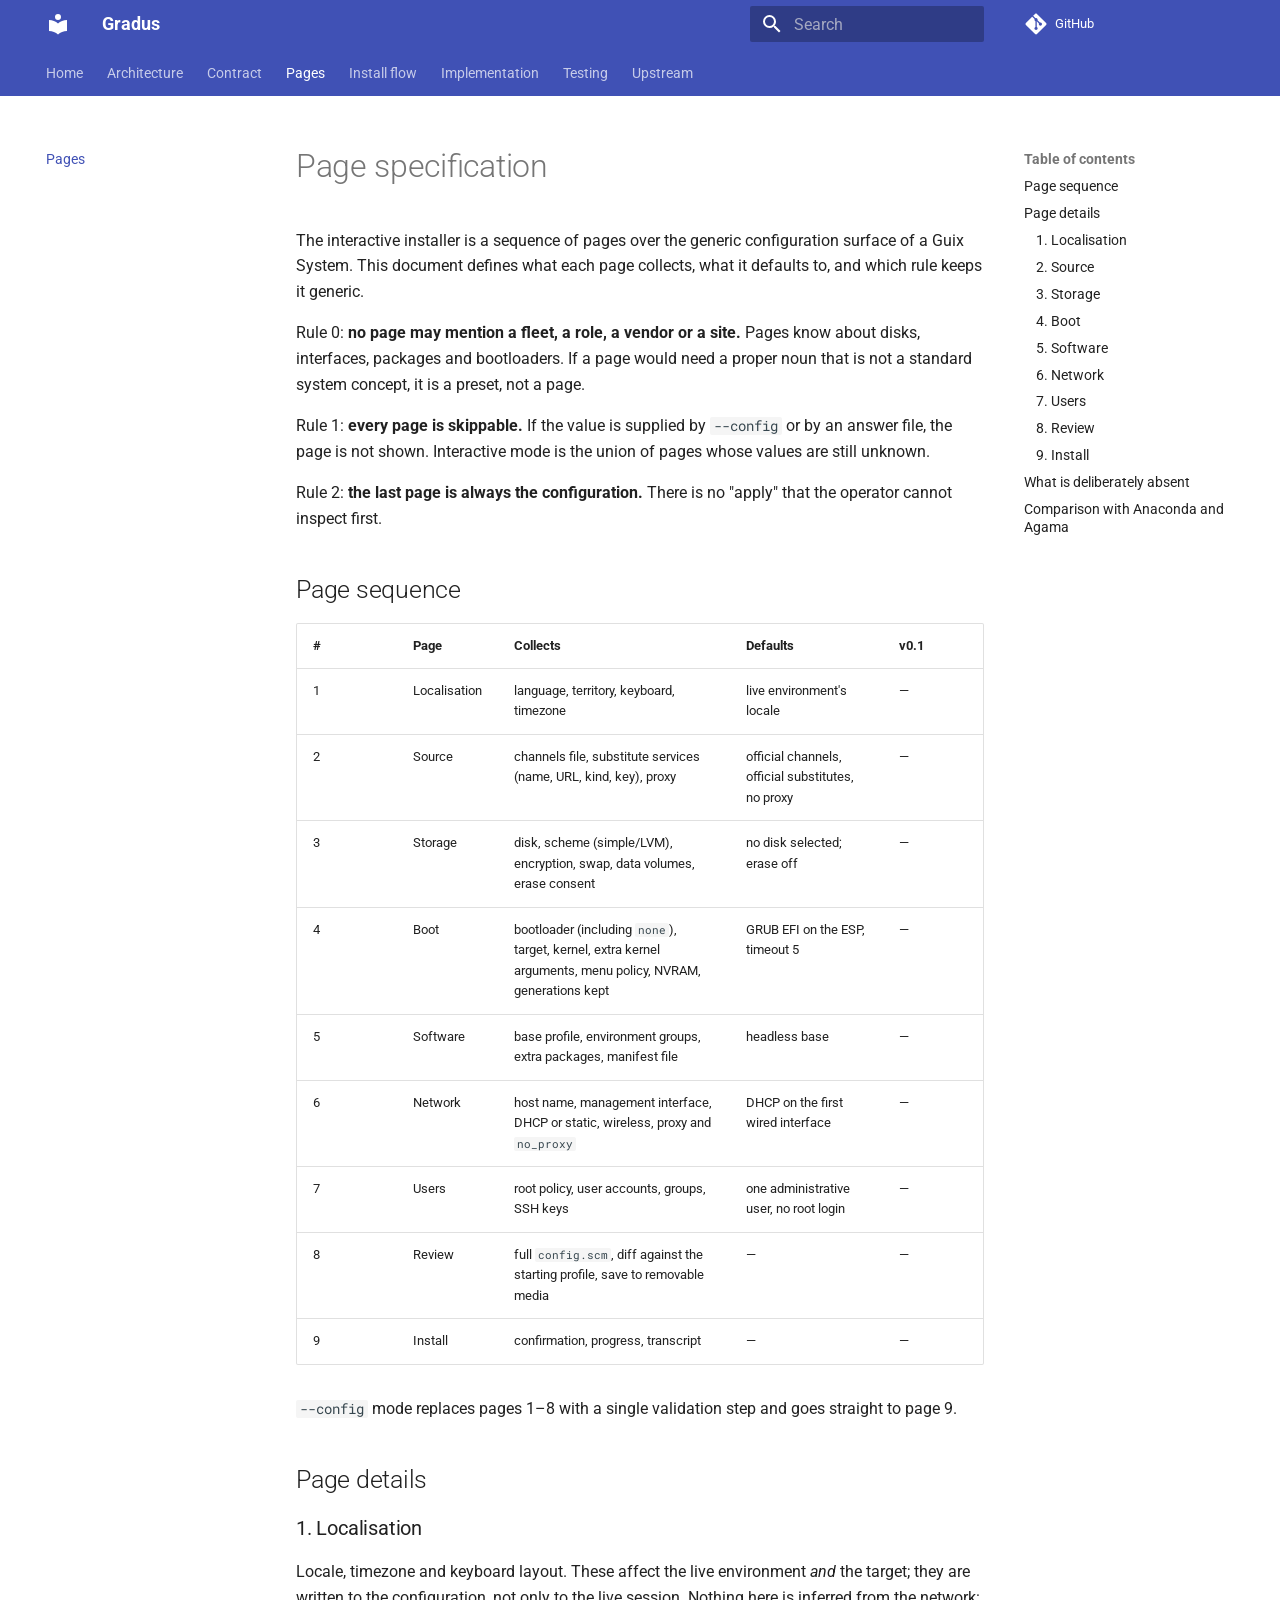
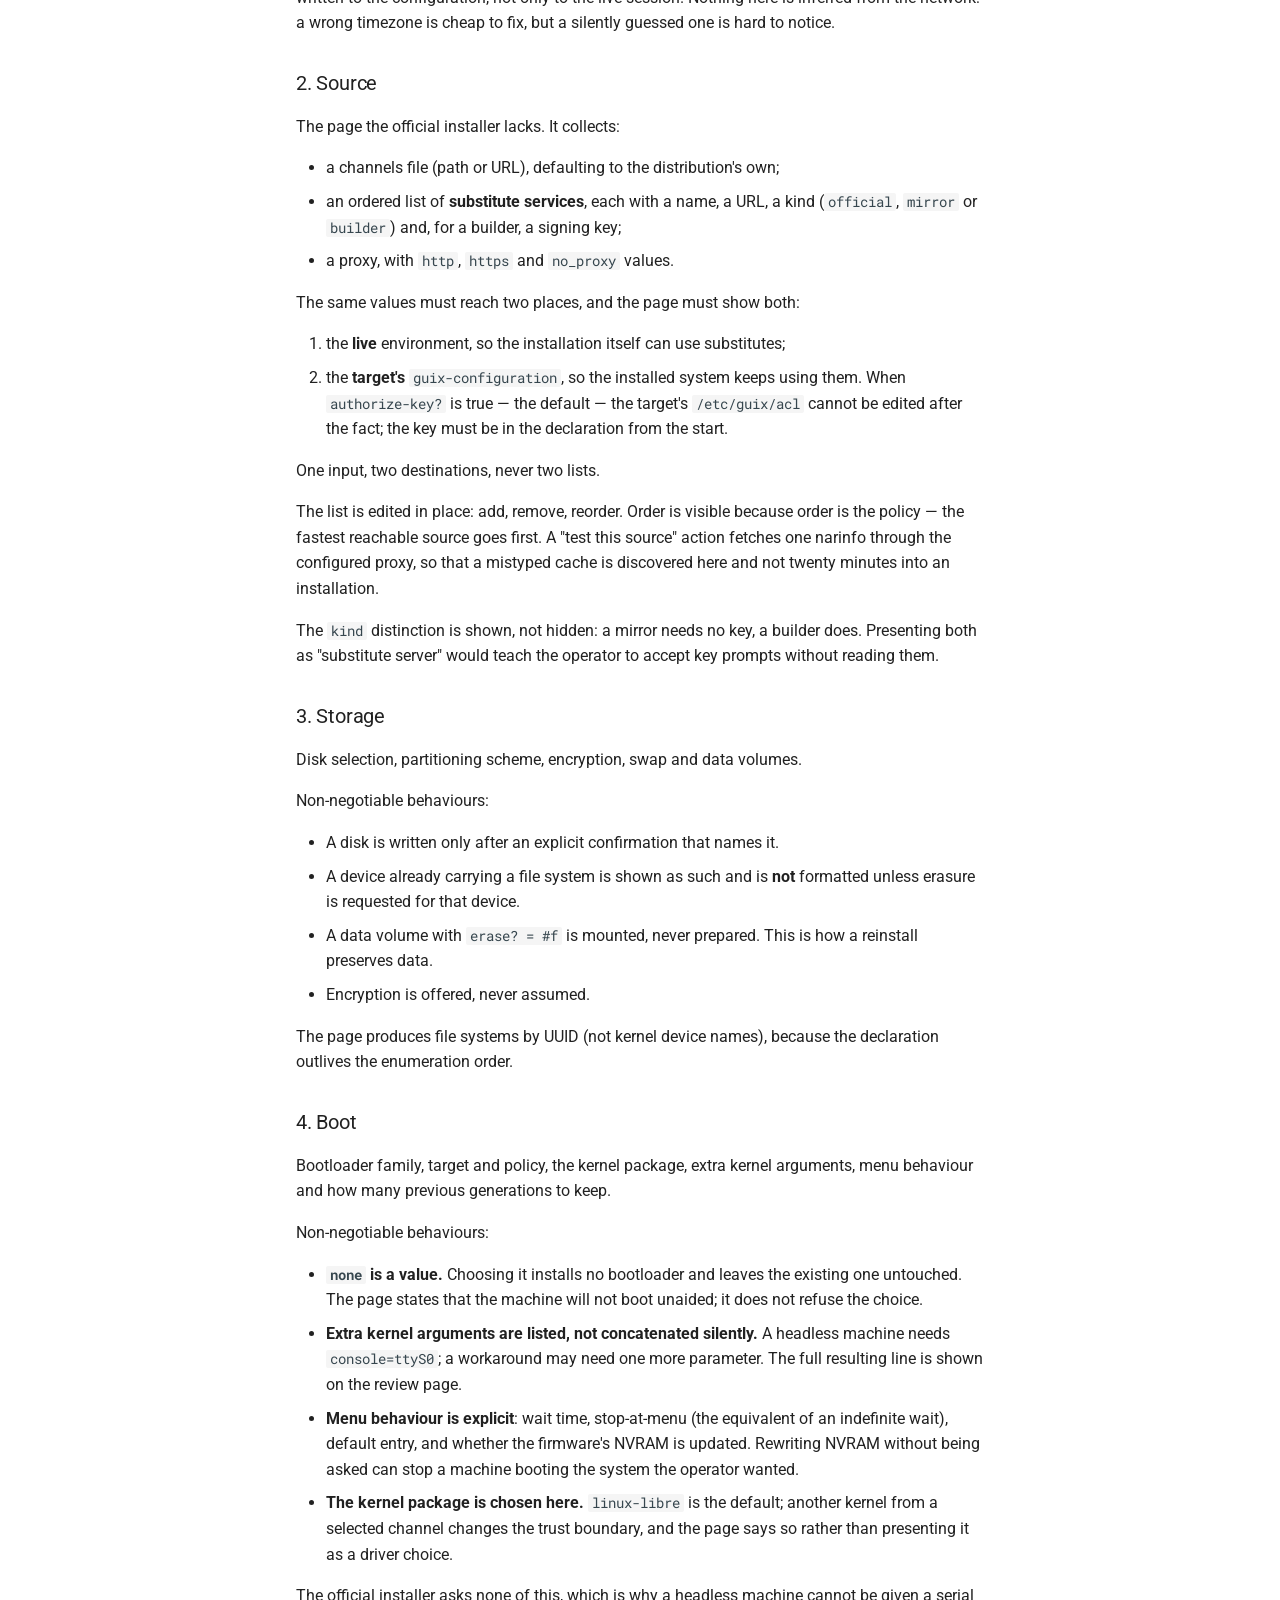
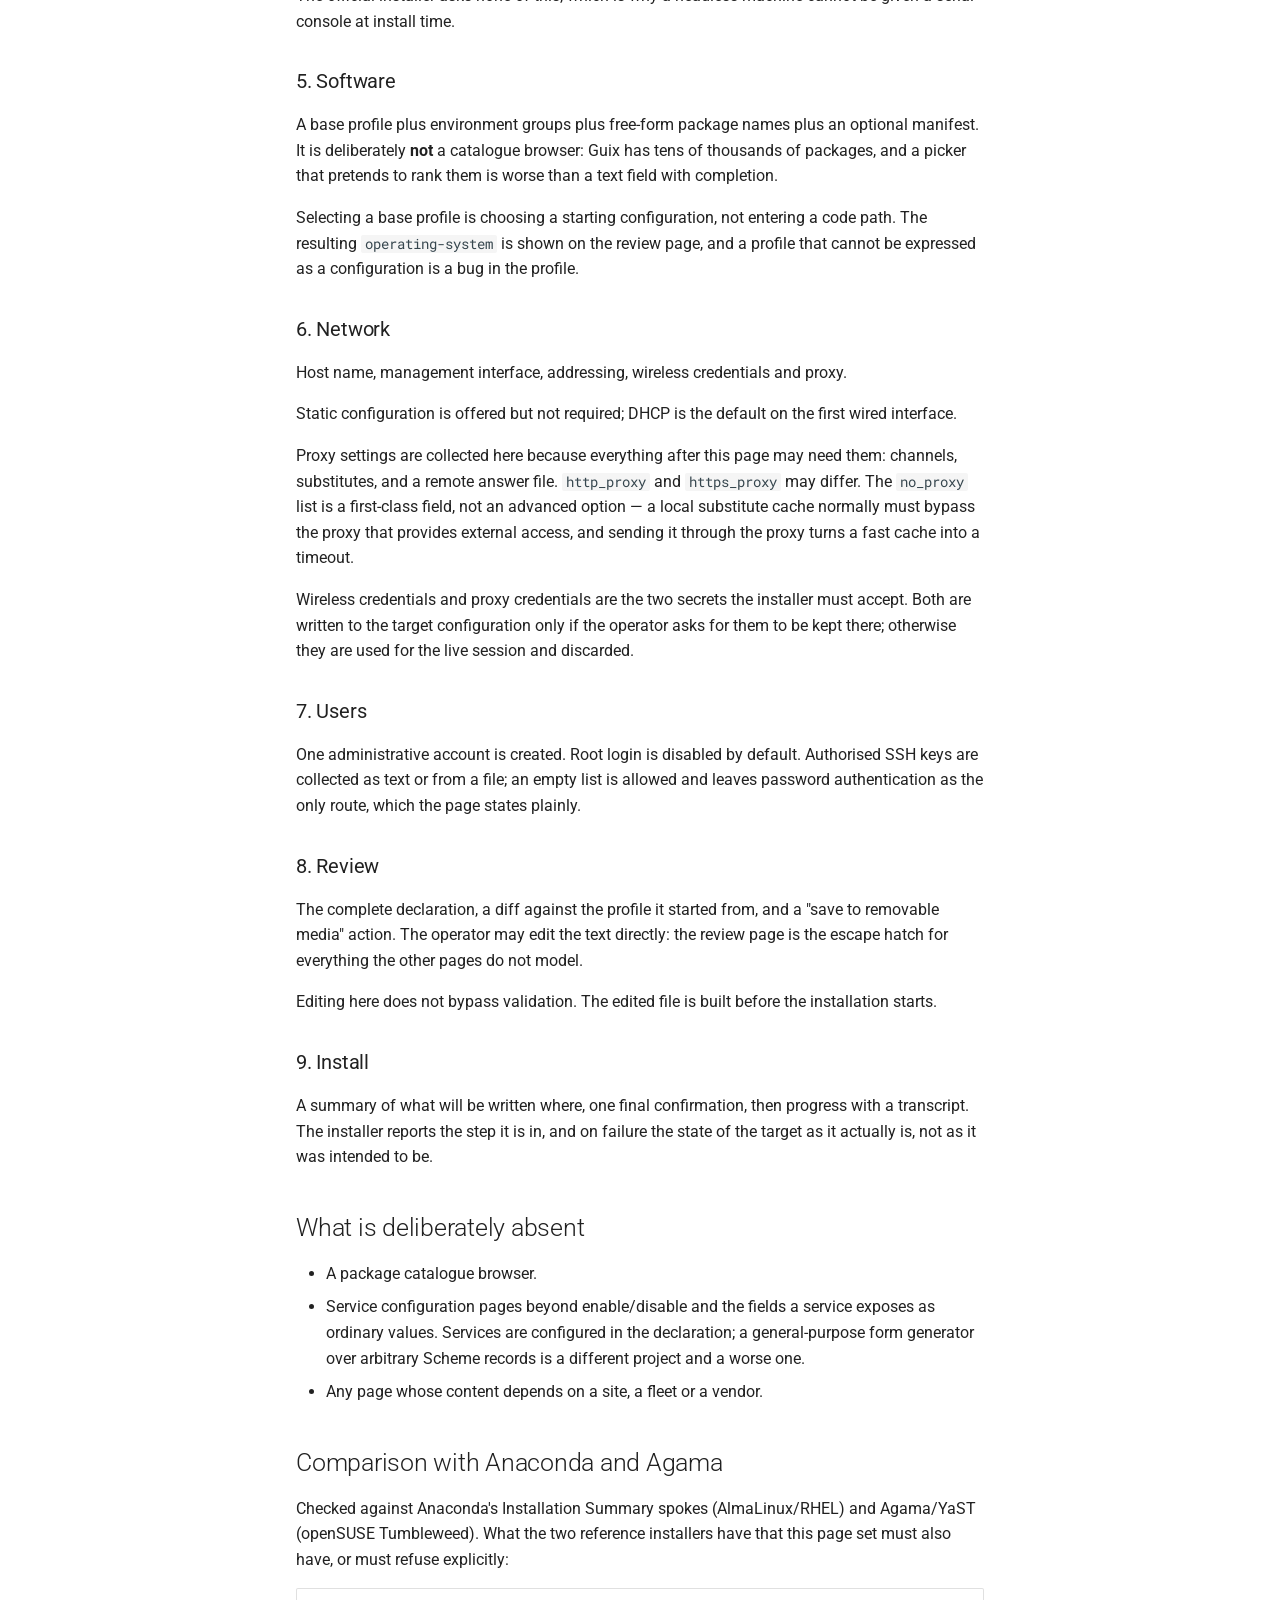
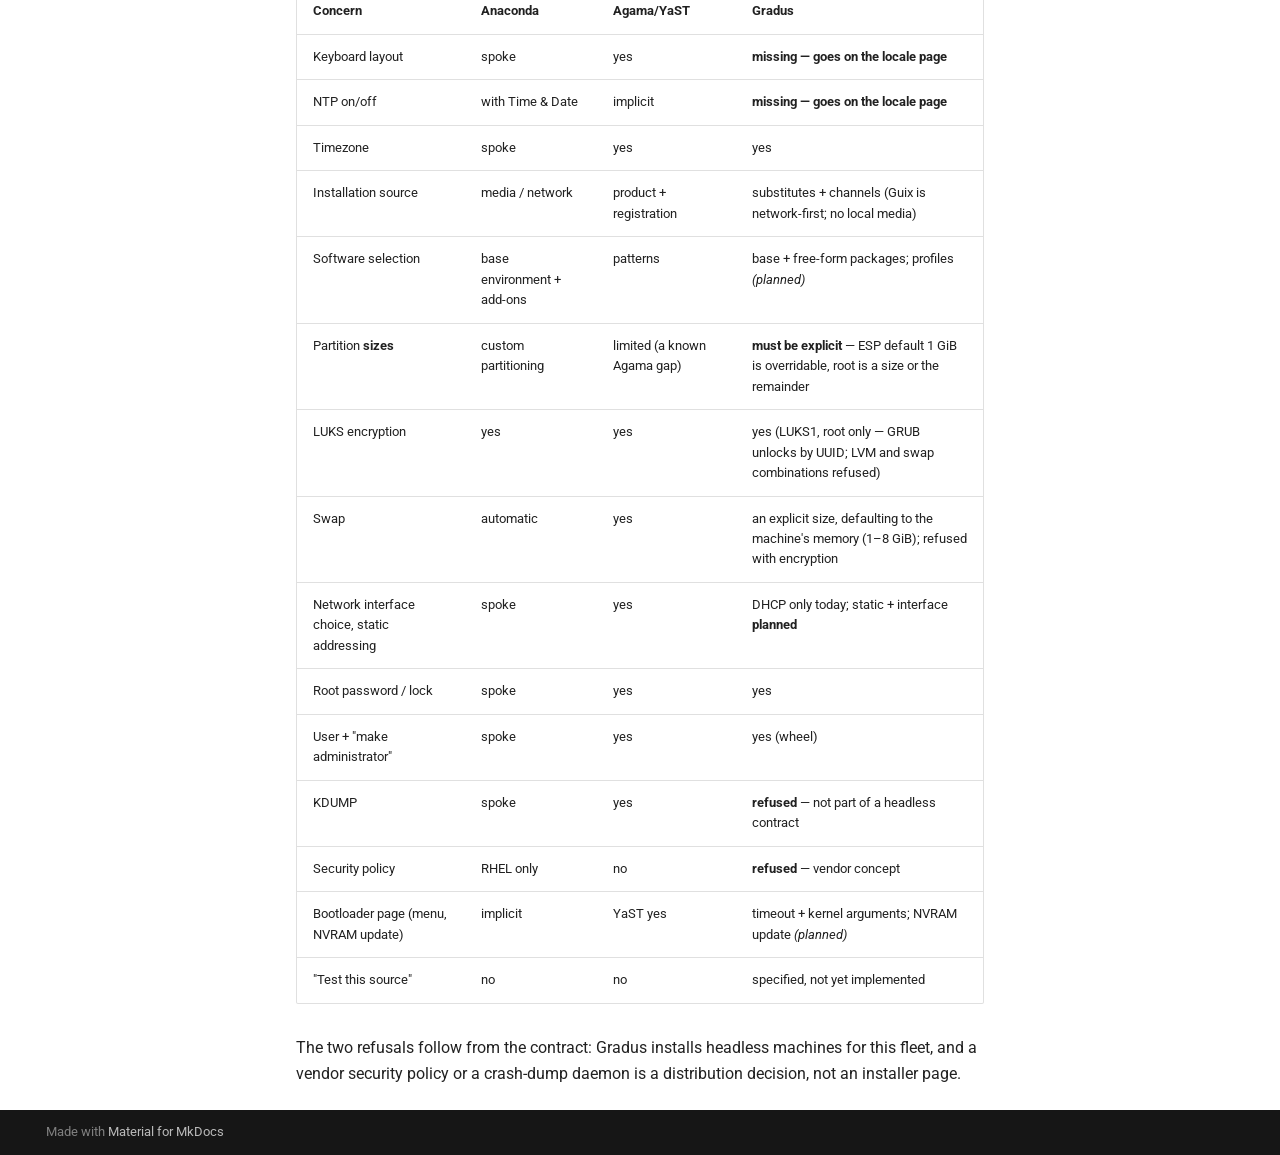
<file: pages/index.html>
<!doctype html>
<html lang="en" class="no-js">
  <head>
    
      <meta charset="utf-8">
      <meta name="viewport" content="width=device-width,initial-scale=1">
      
        <meta name="description" content="A generic installer for GNU Guix System">
      
      
      
      
        <link rel="prev" href="../contract/">
      
      
        <link rel="next" href="../install-flow/">
      
      
        
      
      
      <link rel="icon" href="../assets/images/favicon.png">
      <meta name="generator" content="mkdocs-1.6.1, mkdocs-material-9.8.2">
    
    
      
        <title>Pages - Gradus</title>
      
    
    
      <link rel="stylesheet" href="../assets/stylesheets/main.57a0d79d.min.css">
      
        
        <link rel="stylesheet" href="../assets/stylesheets/palette.fb2fffe2.min.css">
      
      


    
    
      
    
    
      
        
        
        <link rel="preconnect" href="https://fonts.gstatic.com" crossorigin>
        <link rel="stylesheet" href="https://fonts.googleapis.com/css?family=Roboto:300,300i,400,400i,700,700i%7CRoboto+Mono:400,400i,700,700i&display=fallback">
        <style>:root{--md-text-font:"Roboto";--md-code-font:"Roboto Mono"}</style>
      
    
    
    <script>__md_scope=new URL("..",location),__md_hash=e=>[...e].reduce(((e,_)=>(e<<5)-e+_.charCodeAt(0)),0),__md_get=(e,_=localStorage,t=__md_scope)=>JSON.parse(_.getItem(t.pathname+"."+e)),__md_set=(e,_,t=localStorage,a=__md_scope)=>{try{t.setItem(a.pathname+"."+e,JSON.stringify(_))}catch(e){}}</script>
    
      

    
    
  </head>
  
  
    
    
    
    
    
    <body dir="ltr" data-md-color-scheme="default" data-md-color-primary="indigo" data-md-color-accent="indigo">
  
    
    <input class="md-toggle" data-md-toggle="drawer" type="checkbox" id="__drawer" autocomplete="off">
    <input class="md-toggle" data-md-toggle="search" type="checkbox" id="__search" autocomplete="off">
    <label class="md-overlay" for="__drawer"></label>
    <div data-md-component="skip">
      
        
        <a href="#page-specification" class="md-skip">
          Skip to content
        </a>
      
    </div>
    <div data-md-component="announce">
      
    </div>
    
    
      

<header class="md-header" data-md-component="header">
  <nav class="md-header__inner md-grid" aria-label="Header">
    <a href=".." title="Gradus" class="md-header__button md-logo" aria-label="Gradus" data-md-component="logo">
      
  
  <svg xmlns="http://www.w3.org/2000/svg" viewBox="0 0 24 24"><path d="M12 8a3 3 0 0 0 3-3 3 3 0 0 0-3-3 3 3 0 0 0-3 3 3 3 0 0 0 3 3m0 3.54C9.64 9.35 6.5 8 3 8v11c3.5 0 6.64 1.35 9 3.54 2.36-2.19 5.5-3.54 9-3.54V8c-3.5 0-6.64 1.35-9 3.54"/></svg>

    </a>
    <label class="md-header__button md-icon" for="__drawer">
      
      <svg xmlns="http://www.w3.org/2000/svg" viewBox="0 0 24 24"><path d="M3 6h18v2H3zm0 5h18v2H3zm0 5h18v2H3z"/></svg>
    </label>
    <div class="md-header__title" data-md-component="header-title">
      <div class="md-header__ellipsis">
        <div class="md-header__topic">
          <span class="md-ellipsis">
            Gradus
          </span>
        </div>
        <div class="md-header__topic" data-md-component="header-topic">
          <span class="md-ellipsis">
            
              Pages
            
          </span>
        </div>
      </div>
    </div>
    
      
    
    
    
    
      
      
        <label class="md-header__button md-icon" for="__search">
          
          <svg xmlns="http://www.w3.org/2000/svg" viewBox="0 0 24 24"><path d="M9.5 3A6.5 6.5 0 0 1 16 9.5c0 1.61-.59 3.09-1.56 4.23l.27.27h.79l5 5-1.5 1.5-5-5v-.79l-.27-.27A6.52 6.52 0 0 1 9.5 16 6.5 6.5 0 0 1 3 9.5 6.5 6.5 0 0 1 9.5 3m0 2C7 5 5 7 5 9.5S7 14 9.5 14 14 12 14 9.5 12 5 9.5 5"/></svg>
        </label>
        <div class="md-search" data-md-component="search" role="dialog">
  <label class="md-search__overlay" for="__search"></label>
  <div class="md-search__inner" role="search">
    <form class="md-search__form" name="search">
      <input type="text" class="md-search__input" name="query" aria-label="Search" placeholder="Search" autocapitalize="off" autocorrect="off" autocomplete="off" spellcheck="false" data-md-component="search-query" required>
      <label class="md-search__icon md-icon" for="__search">
        
        <svg xmlns="http://www.w3.org/2000/svg" viewBox="0 0 24 24"><path d="M9.5 3A6.5 6.5 0 0 1 16 9.5c0 1.61-.59 3.09-1.56 4.23l.27.27h.79l5 5-1.5 1.5-5-5v-.79l-.27-.27A6.52 6.52 0 0 1 9.5 16 6.5 6.5 0 0 1 3 9.5 6.5 6.5 0 0 1 9.5 3m0 2C7 5 5 7 5 9.5S7 14 9.5 14 14 12 14 9.5 12 5 9.5 5"/></svg>
        
        <svg xmlns="http://www.w3.org/2000/svg" viewBox="0 0 24 24"><path d="M20 11v2H8l5.5 5.5-1.42 1.42L4.16 12l7.92-7.92L13.5 5.5 8 11z"/></svg>
      </label>
      <nav class="md-search__options" aria-label="Search">
        
        <button type="reset" class="md-search__icon md-icon" title="Clear" aria-label="Clear" tabindex="-1">
          
          <svg xmlns="http://www.w3.org/2000/svg" viewBox="0 0 24 24"><path d="M19 6.41 17.59 5 12 10.59 6.41 5 5 6.41 10.59 12 5 17.59 6.41 19 12 13.41 17.59 19 19 17.59 13.41 12z"/></svg>
        </button>
      </nav>
      
    </form>
    <div class="md-search__output">
      <div class="md-search__scrollwrap" tabindex="0" data-md-scrollfix>
        <div class="md-search-result" data-md-component="search-result">
          <div class="md-search-result__meta">
            Initializing search
          </div>
          <ol class="md-search-result__list" role="presentation"></ol>
        </div>
      </div>
    </div>
  </div>
</div>
      
    
    
      <div class="md-header__source">
        <a href="https://github.com/Zhen-LinHuo/gradus" title="Go to repository" class="md-source" data-md-component="source">
  <div class="md-source__icon md-icon">
    
    <svg xmlns="http://www.w3.org/2000/svg" viewBox="0 0 448 512"><!--! Font Awesome Free 7.1.0 by @fontawesome - https://fontawesome.com License - https://fontawesome.com/license/free (Icons: CC BY 4.0, Fonts: SIL OFL 1.1, Code: MIT License) Copyright 2025 Fonticons, Inc.--><path d="M439.6 236.1 244 40.5c-5.4-5.5-12.8-8.5-20.4-8.5s-15 3-20.4 8.4L162.5 81l51.5 51.5c27.1-9.1 52.7 16.8 43.4 43.7l49.7 49.7c34.2-11.8 61.2 31 35.5 56.7-26.5 26.5-70.2-2.9-56-37.3L240.3 199v121.9c25.3 12.5 22.3 41.8 9.1 55-6.4 6.4-15.2 10.1-24.3 10.1s-17.8-3.6-24.3-10.1c-17.6-17.6-11.1-46.9 11.2-56v-123c-20.8-8.5-24.6-30.7-18.6-45L142.6 101 8.5 235.1C3 240.6 0 247.9 0 255.5s3 15 8.5 20.4l195.6 195.7c5.4 5.4 12.7 8.4 20.4 8.4s15-3 20.4-8.4l194.7-194.7c5.4-5.4 8.4-12.8 8.4-20.4s-3-15-8.4-20.4"/></svg>
  </div>
  <div class="md-source__repository">
    GitHub
  </div>
</a>
      </div>
    
  </nav>
  
</header>
    
    <div class="md-container" data-md-component="container">
      
      
        
          
            
<nav class="md-tabs" aria-label="Tabs" data-md-component="tabs">
  <div class="md-grid">
    <ul class="md-tabs__list">
      
        
  
  
  
  
    <li class="md-tabs__item">
      <a href=".." class="md-tabs__link">
        
  
  
    
  
  Home

      </a>
    </li>
  

      
        
  
  
  
  
    <li class="md-tabs__item">
      <a href="../architecture/" class="md-tabs__link">
        
  
  
    
  
  Architecture

      </a>
    </li>
  

      
        
  
  
  
  
    <li class="md-tabs__item">
      <a href="../contract/" class="md-tabs__link">
        
  
  
    
  
  Contract

      </a>
    </li>
  

      
        
  
  
  
    
  
  
    <li class="md-tabs__item md-tabs__item--active">
      <a href="./" class="md-tabs__link">
        
  
  
    
  
  Pages

      </a>
    </li>
  

      
        
  
  
  
  
    <li class="md-tabs__item">
      <a href="../install-flow/" class="md-tabs__link">
        
  
  
    
  
  Install flow

      </a>
    </li>
  

      
        
  
  
  
  
    <li class="md-tabs__item">
      <a href="../implementation/" class="md-tabs__link">
        
  
  
    
  
  Implementation

      </a>
    </li>
  

      
        
  
  
  
  
    <li class="md-tabs__item">
      <a href="../testing/" class="md-tabs__link">
        
  
  
    
  
  Testing

      </a>
    </li>
  

      
        
  
  
  
  
    <li class="md-tabs__item">
      <a href="../upstream/" class="md-tabs__link">
        
  
  
    
  
  Upstream

      </a>
    </li>
  

      
    </ul>
  </div>
</nav>
          
        
      
      <main class="md-main" data-md-component="main">
        <div class="md-main__inner md-grid">
          
            
              
              <div class="md-sidebar md-sidebar--primary" data-md-component="sidebar" data-md-type="navigation" >
                <div class="md-sidebar__scrollwrap">
                  <div class="md-sidebar__inner">
                    


  


<nav class="md-nav md-nav--primary md-nav--lifted" aria-label="Navigation" data-md-level="0">
  <label class="md-nav__title" for="__drawer">
    <a href=".." title="Gradus" class="md-nav__button md-logo" aria-label="Gradus" data-md-component="logo">
      
  
  <svg xmlns="http://www.w3.org/2000/svg" viewBox="0 0 24 24"><path d="M12 8a3 3 0 0 0 3-3 3 3 0 0 0-3-3 3 3 0 0 0-3 3 3 3 0 0 0 3 3m0 3.54C9.64 9.35 6.5 8 3 8v11c3.5 0 6.64 1.35 9 3.54 2.36-2.19 5.5-3.54 9-3.54V8c-3.5 0-6.64 1.35-9 3.54"/></svg>

    </a>
    Gradus
  </label>
  
    <div class="md-nav__source">
      <a href="https://github.com/Zhen-LinHuo/gradus" title="Go to repository" class="md-source" data-md-component="source">
  <div class="md-source__icon md-icon">
    
    <svg xmlns="http://www.w3.org/2000/svg" viewBox="0 0 448 512"><!--! Font Awesome Free 7.1.0 by @fontawesome - https://fontawesome.com License - https://fontawesome.com/license/free (Icons: CC BY 4.0, Fonts: SIL OFL 1.1, Code: MIT License) Copyright 2025 Fonticons, Inc.--><path d="M439.6 236.1 244 40.5c-5.4-5.5-12.8-8.5-20.4-8.5s-15 3-20.4 8.4L162.5 81l51.5 51.5c27.1-9.1 52.7 16.8 43.4 43.7l49.7 49.7c34.2-11.8 61.2 31 35.5 56.7-26.5 26.5-70.2-2.9-56-37.3L240.3 199v121.9c25.3 12.5 22.3 41.8 9.1 55-6.4 6.4-15.2 10.1-24.3 10.1s-17.8-3.6-24.3-10.1c-17.6-17.6-11.1-46.9 11.2-56v-123c-20.8-8.5-24.6-30.7-18.6-45L142.6 101 8.5 235.1C3 240.6 0 247.9 0 255.5s3 15 8.5 20.4l195.6 195.7c5.4 5.4 12.7 8.4 20.4 8.4s15-3 20.4-8.4l194.7-194.7c5.4-5.4 8.4-12.8 8.4-20.4s-3-15-8.4-20.4"/></svg>
  </div>
  <div class="md-source__repository">
    GitHub
  </div>
</a>
    </div>
  
  <ul class="md-nav__list" data-md-scrollfix>
    
      
      
  
  
  
  
    <li class="md-nav__item">
      <a href=".." class="md-nav__link">
        
  
  
  <span class="md-ellipsis">
    
  
    Home
  

    
  </span>
  
  

      </a>
    </li>
  

    
      
      
  
  
  
  
    <li class="md-nav__item">
      <a href="../architecture/" class="md-nav__link">
        
  
  
  <span class="md-ellipsis">
    
  
    Architecture
  

    
  </span>
  
  

      </a>
    </li>
  

    
      
      
  
  
  
  
    <li class="md-nav__item">
      <a href="../contract/" class="md-nav__link">
        
  
  
  <span class="md-ellipsis">
    
  
    Contract
  

    
  </span>
  
  

      </a>
    </li>
  

    
      
      
  
  
    
  
  
  
    <li class="md-nav__item md-nav__item--active">
      
      <input class="md-nav__toggle md-toggle" type="checkbox" id="__toc">
      
      
        
      
      
        <label class="md-nav__link md-nav__link--active" for="__toc">
          
  
  
  <span class="md-ellipsis">
    
  
    Pages
  

    
  </span>
  
  

          <span class="md-nav__icon md-icon"></span>
        </label>
      
      <a href="./" class="md-nav__link md-nav__link--active">
        
  
  
  <span class="md-ellipsis">
    
  
    Pages
  

    
  </span>
  
  

      </a>
      
        

<nav class="md-nav md-nav--secondary" aria-label="Table of contents">
  
  
  
    
  
  
    <label class="md-nav__title" for="__toc">
      <span class="md-nav__icon md-icon"></span>
      Table of contents
    </label>
    <ul class="md-nav__list" data-md-component="toc" data-md-scrollfix>
      
        <li class="md-nav__item">
  <a href="#page-sequence" class="md-nav__link">
    <span class="md-ellipsis">
      
        Page sequence
      
    </span>
  </a>
  
</li>
      
        <li class="md-nav__item">
  <a href="#page-details" class="md-nav__link">
    <span class="md-ellipsis">
      
        Page details
      
    </span>
  </a>
  
    <nav class="md-nav" aria-label="Page details">
      <ul class="md-nav__list">
        
          <li class="md-nav__item">
  <a href="#1-localisation" class="md-nav__link">
    <span class="md-ellipsis">
      
        1. Localisation
      
    </span>
  </a>
  
</li>
        
          <li class="md-nav__item">
  <a href="#2-source" class="md-nav__link">
    <span class="md-ellipsis">
      
        2. Source
      
    </span>
  </a>
  
</li>
        
          <li class="md-nav__item">
  <a href="#3-storage" class="md-nav__link">
    <span class="md-ellipsis">
      
        3. Storage
      
    </span>
  </a>
  
</li>
        
          <li class="md-nav__item">
  <a href="#4-boot" class="md-nav__link">
    <span class="md-ellipsis">
      
        4. Boot
      
    </span>
  </a>
  
</li>
        
          <li class="md-nav__item">
  <a href="#5-software" class="md-nav__link">
    <span class="md-ellipsis">
      
        5. Software
      
    </span>
  </a>
  
</li>
        
          <li class="md-nav__item">
  <a href="#6-network" class="md-nav__link">
    <span class="md-ellipsis">
      
        6. Network
      
    </span>
  </a>
  
</li>
        
          <li class="md-nav__item">
  <a href="#7-users" class="md-nav__link">
    <span class="md-ellipsis">
      
        7. Users
      
    </span>
  </a>
  
</li>
        
          <li class="md-nav__item">
  <a href="#8-review" class="md-nav__link">
    <span class="md-ellipsis">
      
        8. Review
      
    </span>
  </a>
  
</li>
        
          <li class="md-nav__item">
  <a href="#9-install" class="md-nav__link">
    <span class="md-ellipsis">
      
        9. Install
      
    </span>
  </a>
  
</li>
        
      </ul>
    </nav>
  
</li>
      
        <li class="md-nav__item">
  <a href="#what-is-deliberately-absent" class="md-nav__link">
    <span class="md-ellipsis">
      
        What is deliberately absent
      
    </span>
  </a>
  
</li>
      
        <li class="md-nav__item">
  <a href="#comparison-with-anaconda-and-agama" class="md-nav__link">
    <span class="md-ellipsis">
      
        Comparison with Anaconda and Agama
      
    </span>
  </a>
  
</li>
      
    </ul>
  
</nav>
      
    </li>
  

    
      
      
  
  
  
  
    <li class="md-nav__item">
      <a href="../install-flow/" class="md-nav__link">
        
  
  
  <span class="md-ellipsis">
    
  
    Install flow
  

    
  </span>
  
  

      </a>
    </li>
  

    
      
      
  
  
  
  
    <li class="md-nav__item">
      <a href="../implementation/" class="md-nav__link">
        
  
  
  <span class="md-ellipsis">
    
  
    Implementation
  

    
  </span>
  
  

      </a>
    </li>
  

    
      
      
  
  
  
  
    <li class="md-nav__item">
      <a href="../testing/" class="md-nav__link">
        
  
  
  <span class="md-ellipsis">
    
  
    Testing
  

    
  </span>
  
  

      </a>
    </li>
  

    
      
      
  
  
  
  
    <li class="md-nav__item">
      <a href="../upstream/" class="md-nav__link">
        
  
  
  <span class="md-ellipsis">
    
  
    Upstream
  

    
  </span>
  
  

      </a>
    </li>
  

    
  </ul>
</nav>
                  </div>
                </div>
              </div>
            
            
              
              <div class="md-sidebar md-sidebar--secondary" data-md-component="sidebar" data-md-type="toc" >
                <div class="md-sidebar__scrollwrap">
                  <div class="md-sidebar__inner">
                    

<nav class="md-nav md-nav--secondary" aria-label="Table of contents">
  
  
  
    
  
  
    <label class="md-nav__title" for="__toc">
      <span class="md-nav__icon md-icon"></span>
      Table of contents
    </label>
    <ul class="md-nav__list" data-md-component="toc" data-md-scrollfix>
      
        <li class="md-nav__item">
  <a href="#page-sequence" class="md-nav__link">
    <span class="md-ellipsis">
      
        Page sequence
      
    </span>
  </a>
  
</li>
      
        <li class="md-nav__item">
  <a href="#page-details" class="md-nav__link">
    <span class="md-ellipsis">
      
        Page details
      
    </span>
  </a>
  
    <nav class="md-nav" aria-label="Page details">
      <ul class="md-nav__list">
        
          <li class="md-nav__item">
  <a href="#1-localisation" class="md-nav__link">
    <span class="md-ellipsis">
      
        1. Localisation
      
    </span>
  </a>
  
</li>
        
          <li class="md-nav__item">
  <a href="#2-source" class="md-nav__link">
    <span class="md-ellipsis">
      
        2. Source
      
    </span>
  </a>
  
</li>
        
          <li class="md-nav__item">
  <a href="#3-storage" class="md-nav__link">
    <span class="md-ellipsis">
      
        3. Storage
      
    </span>
  </a>
  
</li>
        
          <li class="md-nav__item">
  <a href="#4-boot" class="md-nav__link">
    <span class="md-ellipsis">
      
        4. Boot
      
    </span>
  </a>
  
</li>
        
          <li class="md-nav__item">
  <a href="#5-software" class="md-nav__link">
    <span class="md-ellipsis">
      
        5. Software
      
    </span>
  </a>
  
</li>
        
          <li class="md-nav__item">
  <a href="#6-network" class="md-nav__link">
    <span class="md-ellipsis">
      
        6. Network
      
    </span>
  </a>
  
</li>
        
          <li class="md-nav__item">
  <a href="#7-users" class="md-nav__link">
    <span class="md-ellipsis">
      
        7. Users
      
    </span>
  </a>
  
</li>
        
          <li class="md-nav__item">
  <a href="#8-review" class="md-nav__link">
    <span class="md-ellipsis">
      
        8. Review
      
    </span>
  </a>
  
</li>
        
          <li class="md-nav__item">
  <a href="#9-install" class="md-nav__link">
    <span class="md-ellipsis">
      
        9. Install
      
    </span>
  </a>
  
</li>
        
      </ul>
    </nav>
  
</li>
      
        <li class="md-nav__item">
  <a href="#what-is-deliberately-absent" class="md-nav__link">
    <span class="md-ellipsis">
      
        What is deliberately absent
      
    </span>
  </a>
  
</li>
      
        <li class="md-nav__item">
  <a href="#comparison-with-anaconda-and-agama" class="md-nav__link">
    <span class="md-ellipsis">
      
        Comparison with Anaconda and Agama
      
    </span>
  </a>
  
</li>
      
    </ul>
  
</nav>
                  </div>
                </div>
              </div>
            
          
          
            <div class="md-content" data-md-component="content">
              
              <article class="md-content__inner md-typeset">
                
                  


  
  


<h1 id="page-specification">Page specification</h1>
<p>The interactive installer is a sequence of pages over the generic configuration
surface of a Guix System. This document defines what each page collects, what it
defaults to, and which rule keeps it generic.</p>
<p>Rule 0: <strong>no page may mention a fleet, a role, a vendor or a site.</strong> Pages know
about disks, interfaces, packages and bootloaders. If a page would need a proper
noun that is not a standard system concept, it is a preset, not a page.</p>
<p>Rule 1: <strong>every page is skippable.</strong> If the value is supplied by <code>--config</code> or
by an answer file, the page is not shown. Interactive mode is the union of pages
whose values are still unknown.</p>
<p>Rule 2: <strong>the last page is always the configuration.</strong> There is no "apply" that
the operator cannot inspect first.</p>
<h2 id="page-sequence">Page sequence</h2>
<table>
<thead>
<tr>
<th style="text-align: left;">#</th>
<th style="text-align: left;">Page</th>
<th style="text-align: left;">Collects</th>
<th style="text-align: left;">Defaults</th>
<th style="text-align: left;">v0.1</th>
</tr>
</thead>
<tbody>
<tr>
<td style="text-align: left;">1</td>
<td style="text-align: left;">Localisation</td>
<td style="text-align: left;">language, territory, keyboard, timezone</td>
<td style="text-align: left;">live environment's locale</td>
<td style="text-align: left;">—</td>
</tr>
<tr>
<td style="text-align: left;">2</td>
<td style="text-align: left;">Source</td>
<td style="text-align: left;">channels file, substitute services (name, URL, kind, key), proxy</td>
<td style="text-align: left;">official channels, official substitutes, no proxy</td>
<td style="text-align: left;">—</td>
</tr>
<tr>
<td style="text-align: left;">3</td>
<td style="text-align: left;">Storage</td>
<td style="text-align: left;">disk, scheme (simple/LVM), encryption, swap, data volumes, erase consent</td>
<td style="text-align: left;">no disk selected; erase off</td>
<td style="text-align: left;">—</td>
</tr>
<tr>
<td style="text-align: left;">4</td>
<td style="text-align: left;">Boot</td>
<td style="text-align: left;">bootloader (including <code>none</code>), target, kernel, extra kernel arguments, menu policy, NVRAM, generations kept</td>
<td style="text-align: left;">GRUB EFI on the ESP, timeout 5</td>
<td style="text-align: left;">—</td>
</tr>
<tr>
<td style="text-align: left;">5</td>
<td style="text-align: left;">Software</td>
<td style="text-align: left;">base profile, environment groups, extra packages, manifest file</td>
<td style="text-align: left;">headless base</td>
<td style="text-align: left;">—</td>
</tr>
<tr>
<td style="text-align: left;">6</td>
<td style="text-align: left;">Network</td>
<td style="text-align: left;">host name, management interface, DHCP or static, wireless, proxy and <code>no_proxy</code></td>
<td style="text-align: left;">DHCP on the first wired interface</td>
<td style="text-align: left;">—</td>
</tr>
<tr>
<td style="text-align: left;">7</td>
<td style="text-align: left;">Users</td>
<td style="text-align: left;">root policy, user accounts, groups, SSH keys</td>
<td style="text-align: left;">one administrative user, no root login</td>
<td style="text-align: left;">—</td>
</tr>
<tr>
<td style="text-align: left;">8</td>
<td style="text-align: left;">Review</td>
<td style="text-align: left;">full <code>config.scm</code>, diff against the starting profile, save to removable media</td>
<td style="text-align: left;">—</td>
<td style="text-align: left;">—</td>
</tr>
<tr>
<td style="text-align: left;">9</td>
<td style="text-align: left;">Install</td>
<td style="text-align: left;">confirmation, progress, transcript</td>
<td style="text-align: left;">—</td>
<td style="text-align: left;">—</td>
</tr>
</tbody>
</table>
<p><code>--config</code> mode replaces pages 1–8 with a single validation step and goes
straight to page 9.</p>
<h2 id="page-details">Page details</h2>
<h3 id="1-localisation">1. Localisation</h3>
<p>Locale, timezone and keyboard layout. These affect the live environment <em>and</em>
the target; they are written to the configuration, not only to the live session.
Nothing here is inferred from the network: a wrong timezone is cheap to fix,
but a silently guessed one is hard to notice.</p>
<h3 id="2-source">2. Source</h3>
<p>The page the official installer lacks. It collects:</p>
<ul>
<li>a channels file (path or URL), defaulting to the distribution's own;</li>
<li>an ordered list of <strong>substitute services</strong>, each with a name, a URL, a kind
  (<code>official</code>, <code>mirror</code> or <code>builder</code>) and, for a builder, a signing key;</li>
<li>a proxy, with <code>http</code>, <code>https</code> and <code>no_proxy</code> values.</li>
</ul>
<p>The same values must reach two places, and the page must show both:</p>
<ol>
<li>the <strong>live</strong> environment, so the installation itself can use substitutes;</li>
<li>the <strong>target's</strong> <code>guix-configuration</code>, so the installed system keeps using
   them. When <code>authorize-key?</code> is true — the default — the target's
   <code>/etc/guix/acl</code> cannot be edited after the fact; the key must be in the
   declaration from the start.</li>
</ol>
<p>One input, two destinations, never two lists.</p>
<p>The list is edited in place: add, remove, reorder. Order is visible because
order is the policy — the fastest reachable source goes first. A "test this
source" action fetches one narinfo through the configured proxy, so that a
mistyped cache is discovered here and not twenty minutes into an installation.</p>
<p>The <code>kind</code> distinction is shown, not hidden: a mirror needs no key, a builder
does. Presenting both as "substitute server" would teach the operator to accept
key prompts without reading them.</p>
<h3 id="3-storage">3. Storage</h3>
<p>Disk selection, partitioning scheme, encryption, swap and data volumes.</p>
<p>Non-negotiable behaviours:</p>
<ul>
<li>A disk is written only after an explicit confirmation that names it.</li>
<li>A device already carrying a file system is shown as such and is <strong>not</strong>
  formatted unless erasure is requested for that device.</li>
<li>A data volume with <code>erase? = #f</code> is mounted, never prepared. This is how a
  reinstall preserves data.</li>
<li>Encryption is offered, never assumed.</li>
</ul>
<p>The page produces file systems by UUID (not kernel device names), because the
declaration outlives the enumeration order.</p>
<h3 id="4-boot">4. Boot</h3>
<p>Bootloader family, target and policy, the kernel package, extra kernel
arguments, menu behaviour and how many previous generations to keep.</p>
<p>Non-negotiable behaviours:</p>
<ul>
<li><strong><code>none</code> is a value.</strong> Choosing it installs no bootloader and leaves the
  existing one untouched. The page states that the machine will not boot
  unaided; it does not refuse the choice.</li>
<li><strong>Extra kernel arguments are listed, not concatenated silently.</strong> A headless
  machine needs <code>console=ttyS0</code>; a workaround may need one more parameter. The
  full resulting line is shown on the review page.</li>
<li><strong>Menu behaviour is explicit</strong>: wait time, stop-at-menu (the equivalent of an
  indefinite wait), default entry, and whether the firmware's NVRAM is updated.
  Rewriting NVRAM without being asked can stop a machine booting the system the
  operator wanted.</li>
<li><strong>The kernel package is chosen here.</strong> <code>linux-libre</code> is the default; another
  kernel from a selected channel changes the trust boundary, and the page says
  so rather than presenting it as a driver choice.</li>
</ul>
<p>The official installer asks none of this, which is why a headless machine
cannot be given a serial console at install time.</p>
<h3 id="5-software">5. Software</h3>
<p>A base profile plus environment groups plus free-form package names plus an
optional manifest. It is deliberately <strong>not</strong> a catalogue browser: Guix has tens
of thousands of packages, and a picker that pretends to rank them is worse than
a text field with completion.</p>
<p>Selecting a base profile is choosing a starting configuration, not entering a
code path. The resulting <code>operating-system</code> is shown on the review page, and a
profile that cannot be expressed as a configuration is a bug in the profile.</p>
<h3 id="6-network">6. Network</h3>
<p>Host name, management interface, addressing, wireless credentials and proxy.</p>
<p>Static configuration is offered but not required; DHCP is the default on the
first wired interface.</p>
<p>Proxy settings are collected here because everything after this page may need
them: channels, substitutes, and a remote answer file. <code>http_proxy</code> and
<code>https_proxy</code> may differ. The <code>no_proxy</code> list is a first-class field, not an
advanced option — a local substitute cache normally must bypass the proxy that
provides external access, and sending it through the proxy turns a fast cache
into a timeout.</p>
<p>Wireless credentials and proxy credentials are the two secrets the installer
must accept. Both are written to the target configuration only if the operator
asks for them to be kept there; otherwise they are used for the live session and
discarded.</p>
<h3 id="7-users">7. Users</h3>
<p>One administrative account is created. Root login is disabled by default.
Authorised SSH keys are collected as text or from a file; an empty list is
allowed and leaves password authentication as the only route, which the page
states plainly.</p>
<h3 id="8-review">8. Review</h3>
<p>The complete declaration, a diff against the profile it started from, and a
"save to removable media" action. The operator may edit the text directly: the
review page is the escape hatch for everything the other pages do not model.</p>
<p>Editing here does not bypass validation. The edited file is built before the
installation starts.</p>
<h3 id="9-install">9. Install</h3>
<p>A summary of what will be written where, one final confirmation, then progress
with a transcript. The installer reports the step it is in, and on failure the
state of the target as it actually is, not as it was intended to be.</p>
<h2 id="what-is-deliberately-absent">What is deliberately absent</h2>
<ul>
<li>A package catalogue browser.</li>
<li>Service configuration pages beyond enable/disable and the fields a service
  exposes as ordinary values. Services are configured in the declaration; a
  general-purpose form generator over arbitrary Scheme records is a different
  project and a worse one.</li>
<li>Any page whose content depends on a site, a fleet or a vendor.</li>
</ul>
<h2 id="comparison-with-anaconda-and-agama">Comparison with Anaconda and Agama</h2>
<p>Checked against Anaconda's Installation Summary spokes (AlmaLinux/RHEL) and
Agama/YaST (openSUSE Tumbleweed).  What the two reference installers have that
this page set must also have, or must refuse explicitly:</p>
<table>
<thead>
<tr>
<th>Concern</th>
<th>Anaconda</th>
<th>Agama/YaST</th>
<th>Gradus</th>
</tr>
</thead>
<tbody>
<tr>
<td>Keyboard layout</td>
<td>spoke</td>
<td>yes</td>
<td><strong>missing — goes on the locale page</strong></td>
</tr>
<tr>
<td>NTP on/off</td>
<td>with Time &amp; Date</td>
<td>implicit</td>
<td><strong>missing — goes on the locale page</strong></td>
</tr>
<tr>
<td>Timezone</td>
<td>spoke</td>
<td>yes</td>
<td>yes</td>
</tr>
<tr>
<td>Installation source</td>
<td>media / network</td>
<td>product + registration</td>
<td>substitutes + channels (Guix is network-first; no local media)</td>
</tr>
<tr>
<td>Software selection</td>
<td>base environment + add-ons</td>
<td>patterns</td>
<td>base + free-form packages; profiles <em>(planned)</em></td>
</tr>
<tr>
<td>Partition <strong>sizes</strong></td>
<td>custom partitioning</td>
<td>limited (a known Agama gap)</td>
<td><strong>must be explicit</strong> — ESP default 1 GiB is overridable, root is a size or the remainder</td>
</tr>
<tr>
<td>LUKS encryption</td>
<td>yes</td>
<td>yes</td>
<td>yes (LUKS1, root only — GRUB unlocks by UUID; LVM and swap combinations refused)</td>
</tr>
<tr>
<td>Swap</td>
<td>automatic</td>
<td>yes</td>
<td>an explicit size, defaulting to the machine's memory (1–8 GiB); refused with encryption</td>
</tr>
<tr>
<td>Network interface choice, static addressing</td>
<td>spoke</td>
<td>yes</td>
<td>DHCP only today; static + interface <strong>planned</strong></td>
</tr>
<tr>
<td>Root password / lock</td>
<td>spoke</td>
<td>yes</td>
<td>yes</td>
</tr>
<tr>
<td>User + "make administrator"</td>
<td>spoke</td>
<td>yes</td>
<td>yes (wheel)</td>
</tr>
<tr>
<td>KDUMP</td>
<td>spoke</td>
<td>yes</td>
<td><strong>refused</strong> — not part of a headless contract</td>
</tr>
<tr>
<td>Security policy</td>
<td>RHEL only</td>
<td>no</td>
<td><strong>refused</strong> — vendor concept</td>
</tr>
<tr>
<td>Bootloader page (menu, NVRAM update)</td>
<td>implicit</td>
<td>YaST yes</td>
<td>timeout + kernel arguments; NVRAM update <em>(planned)</em></td>
</tr>
<tr>
<td>"Test this source"</td>
<td>no</td>
<td>no</td>
<td>specified, not yet implemented</td>
</tr>
</tbody>
</table>
<p>The two refusals follow from the contract: Gradus installs headless machines
for this fleet, and a vendor security policy or a crash-dump daemon is a
distribution decision, not an installer page.</p>












                
              </article>
            </div>
          
          
<script>var target=document.getElementById(location.hash.slice(1));target&&target.name&&(target.checked=target.name.startsWith("__tabbed_"))</script>
        </div>
        
      </main>
      
        <footer class="md-footer">
  
  <div class="md-footer-meta md-typeset">
    <div class="md-footer-meta__inner md-grid">
      <div class="md-copyright">
  
  
    Made with
    <a href="https://squidfunk.github.io/mkdocs-material/" target="_blank" rel="noopener">
      Material for MkDocs
    </a>
  
</div>
      
    </div>
  </div>
</footer>
      
    </div>
    <div class="md-dialog" data-md-component="dialog">
      <div class="md-dialog__inner md-typeset"></div>
    </div>
    
    
    
      
      
      <script id="__config" type="application/json">{"annotate": null, "base": "..", "features": ["navigation.tabs", "content.code.copy"], "search": "../assets/javascripts/workers/search.a7633da7.min.js", "tags": null, "translations": {"clipboard.copied": "Copied to clipboard", "clipboard.copy": "Copy to clipboard", "search.result.more.one": "1 more on this page", "search.result.more.other": "# more on this page", "search.result.none": "No matching documents", "search.result.one": "1 matching document", "search.result.other": "# matching documents", "search.result.placeholder": "Type to start searching", "search.result.term.missing": "Missing", "select.version": "Select version"}, "version": null}</script>
    
    
      <script src="../assets/javascripts/bundle.a5f9d56c.min.js"></script>
      
    
  </body>
</html>
</file>
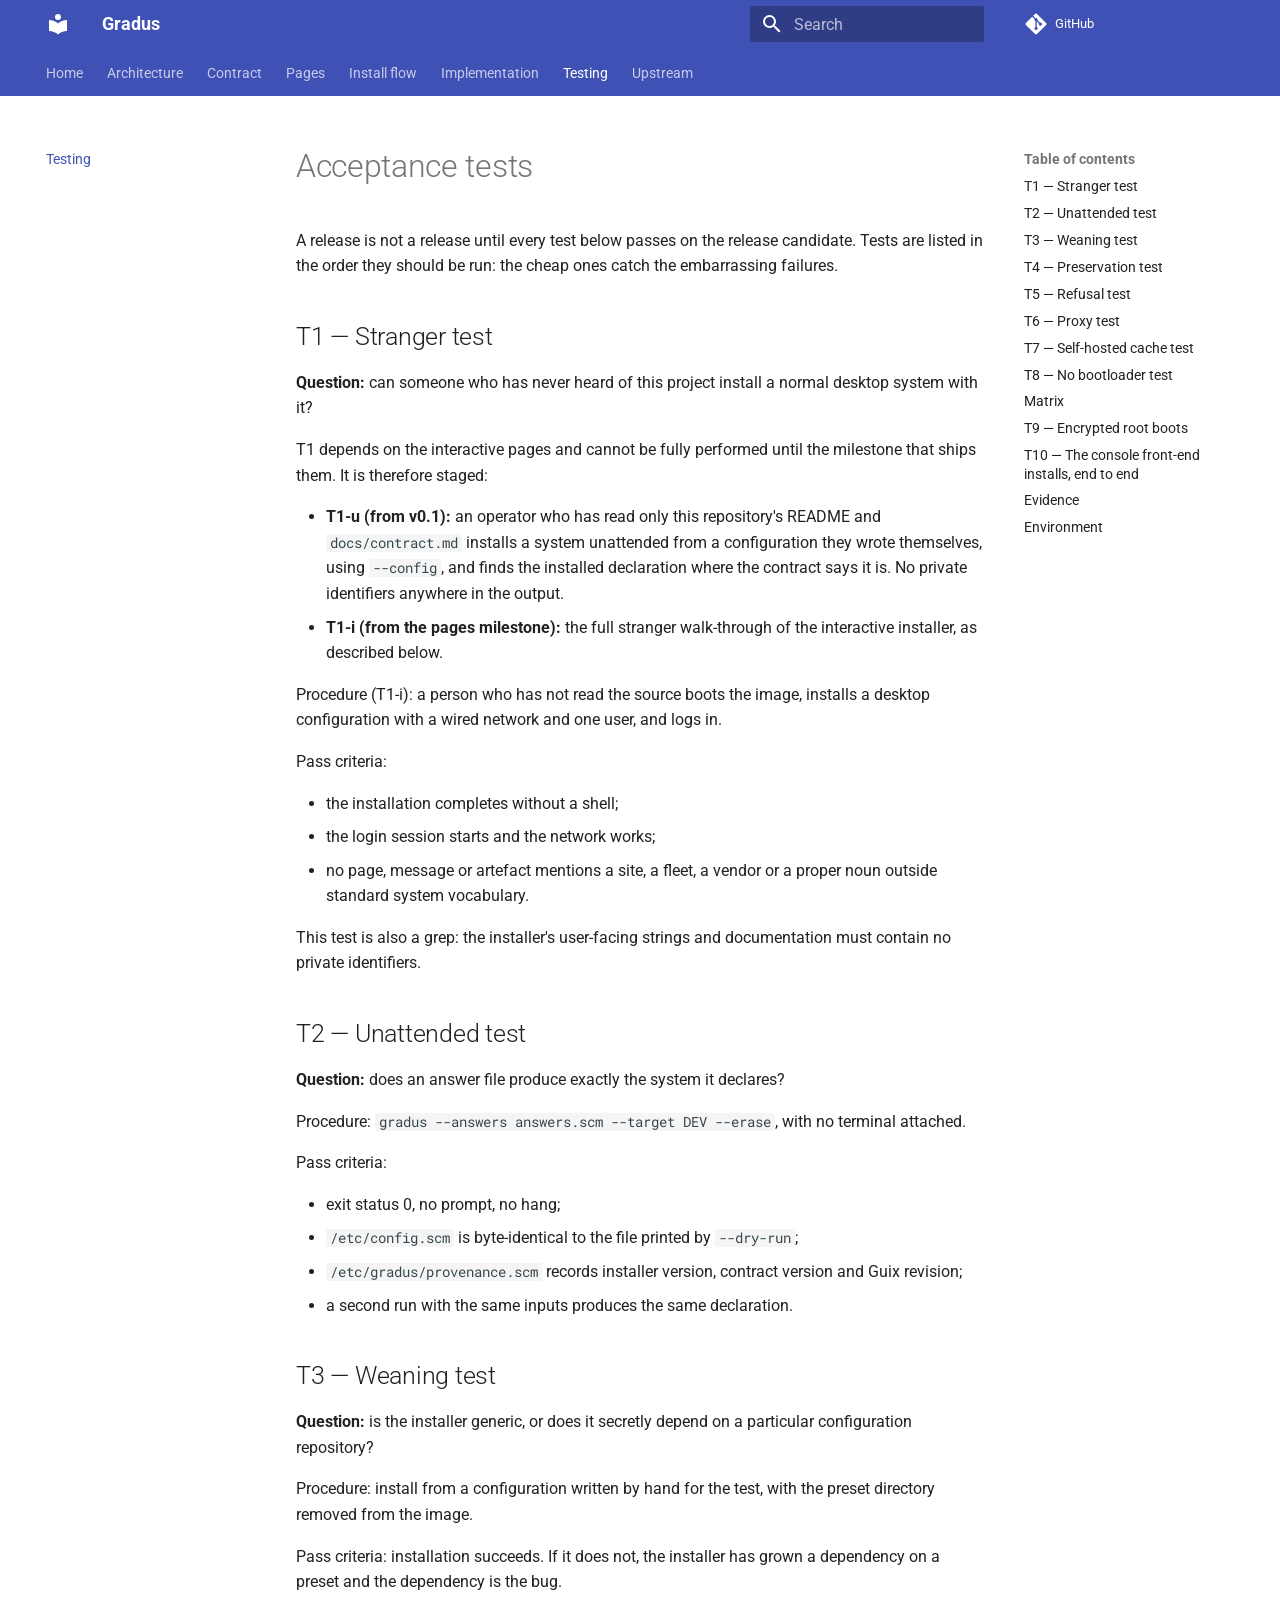
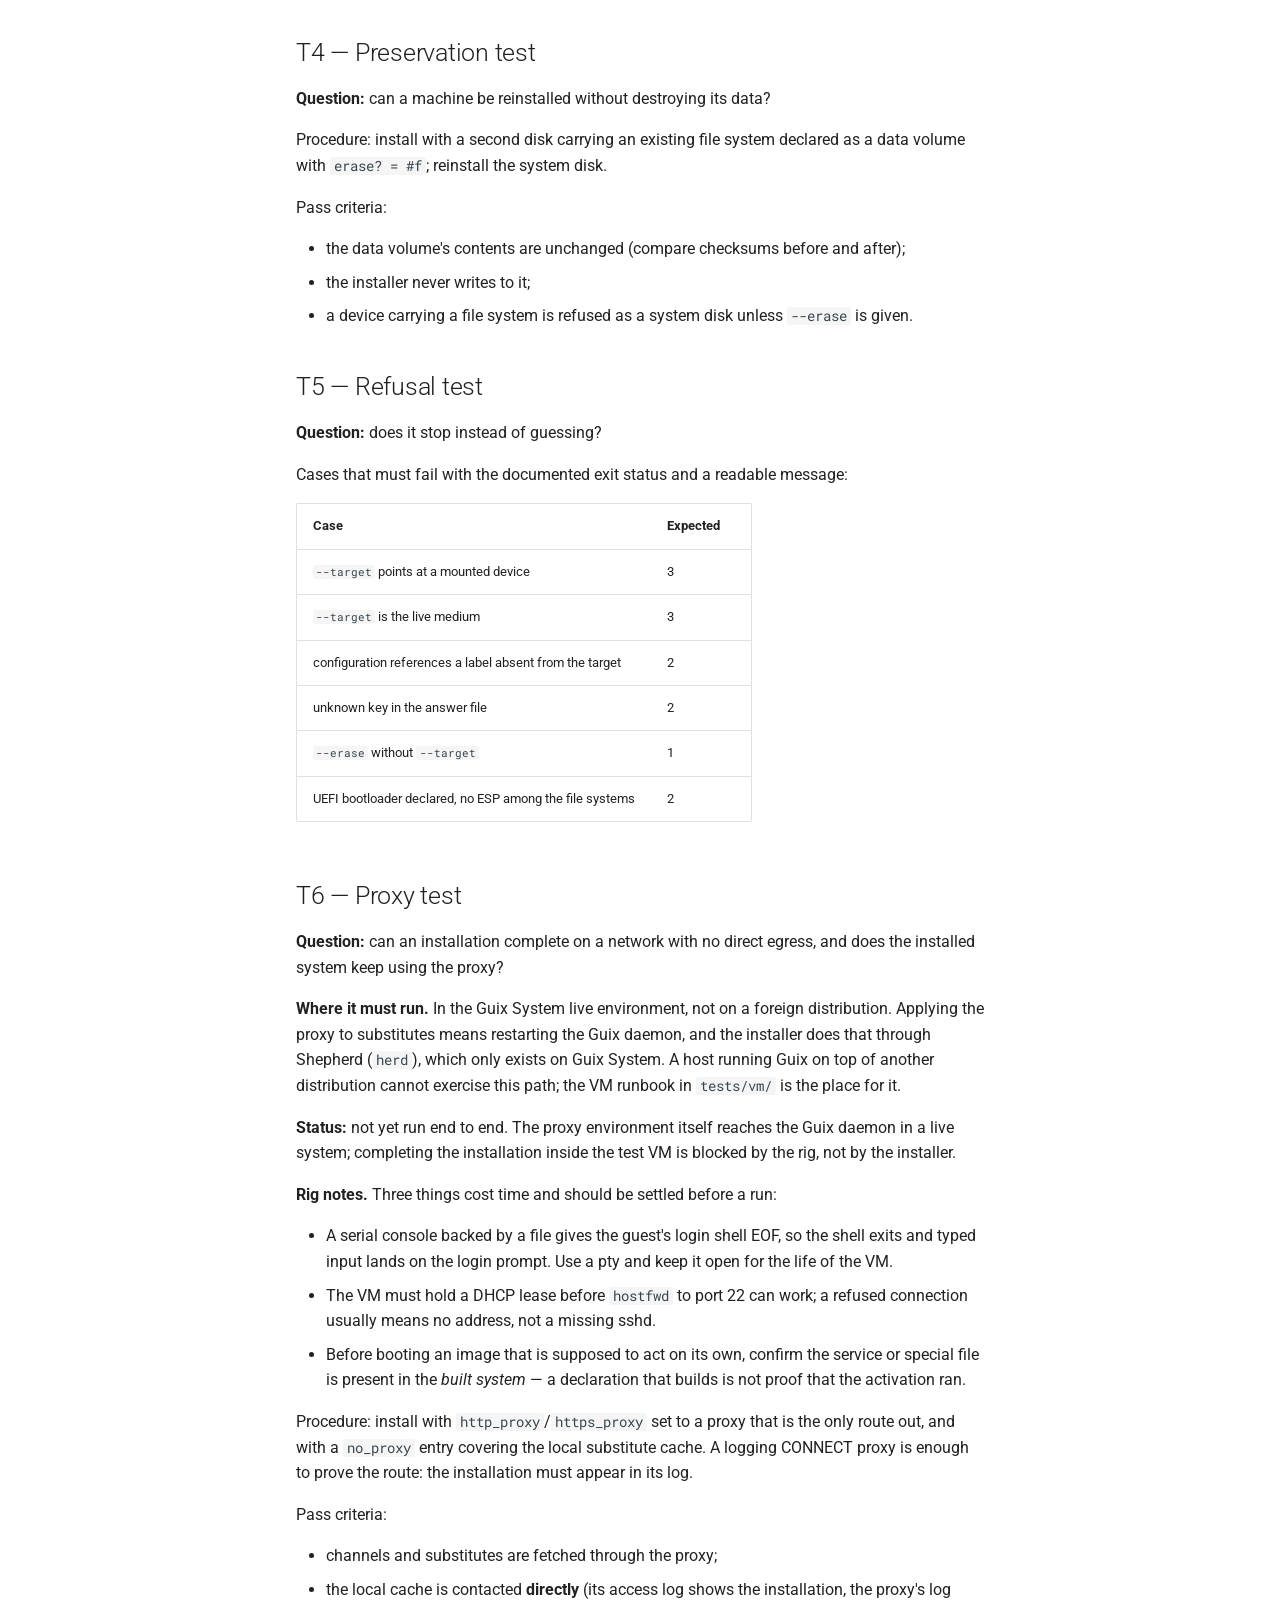
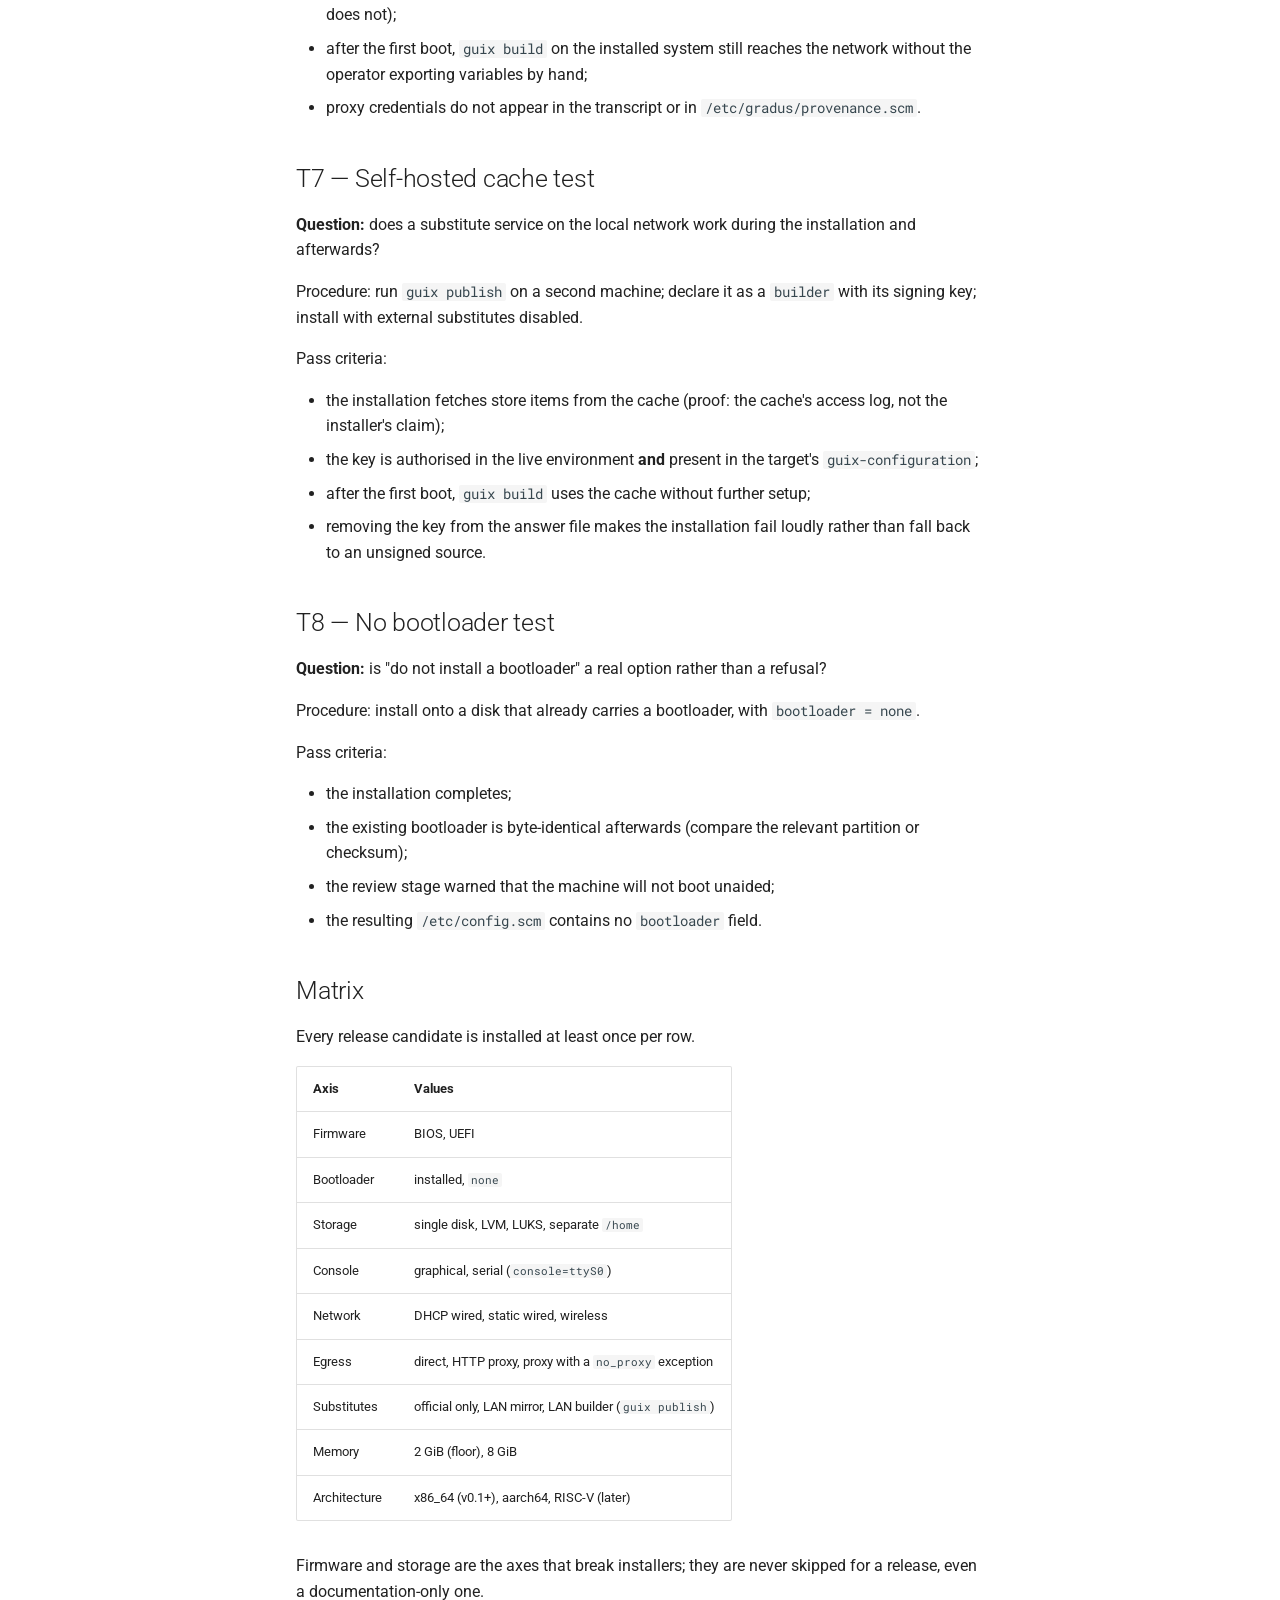
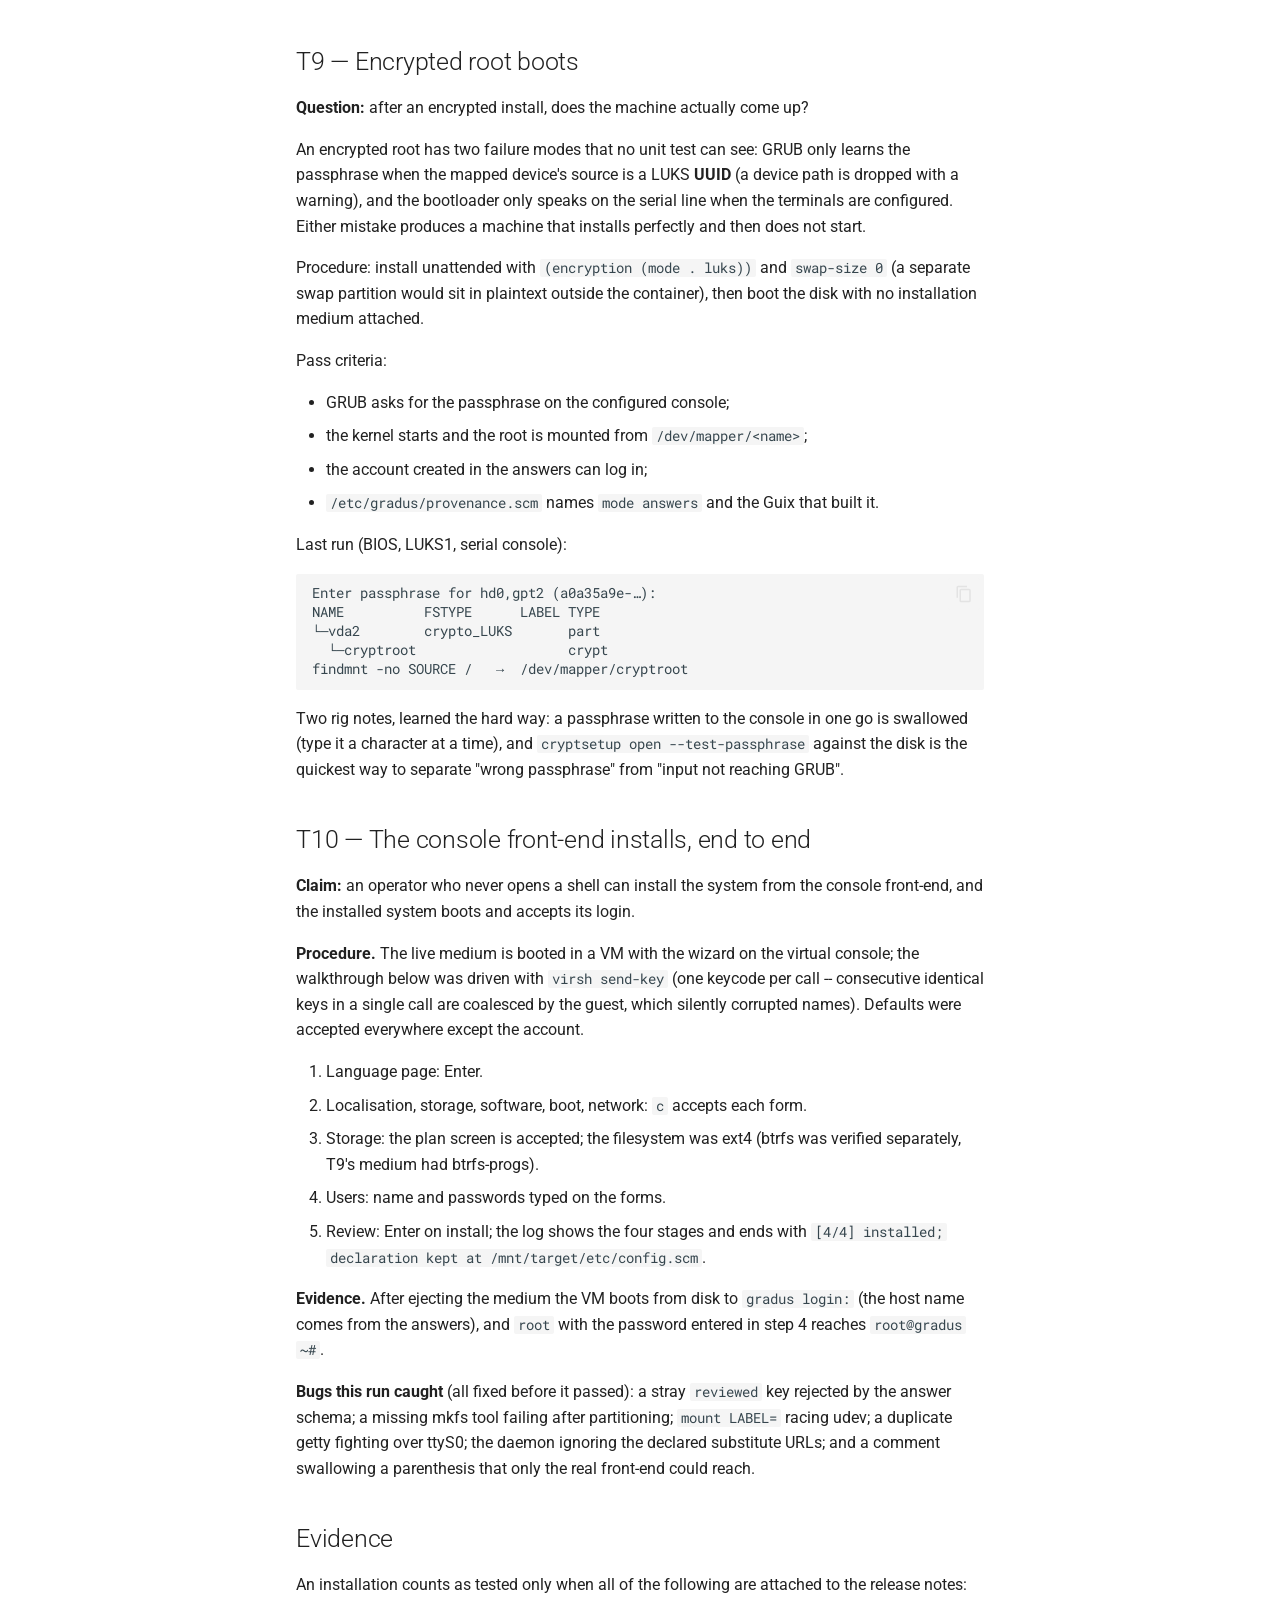
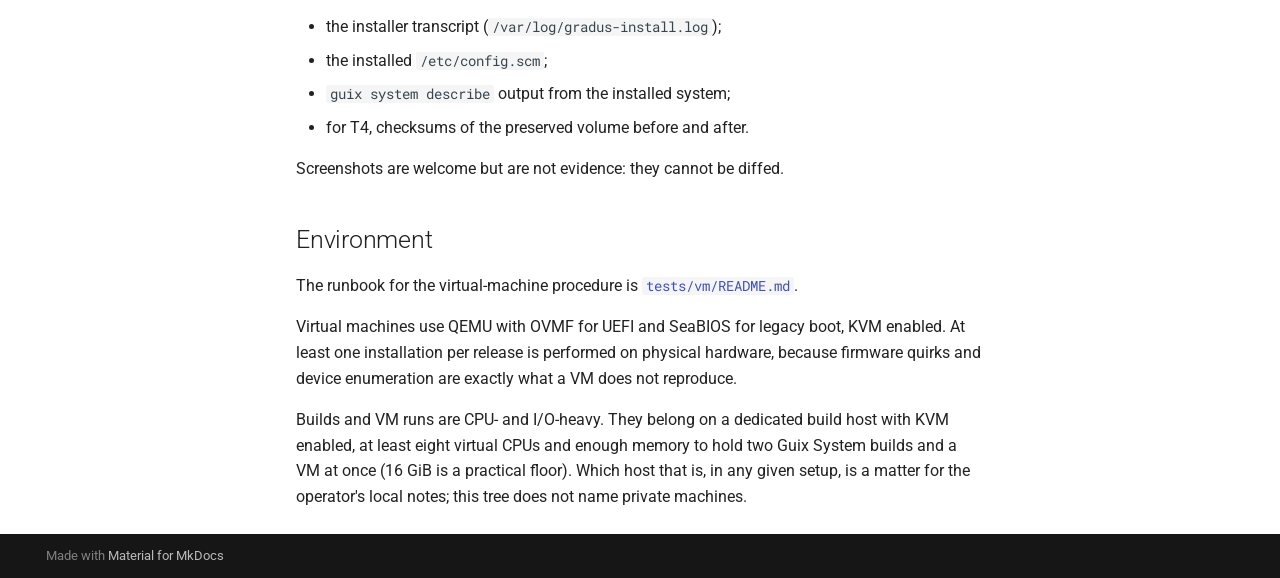
<file: testing/index.html>
<!doctype html>
<html lang="en" class="no-js">
  <head>
    
      <meta charset="utf-8">
      <meta name="viewport" content="width=device-width,initial-scale=1">
      
        <meta name="description" content="A generic installer for GNU Guix System">
      
      
      
      
        <link rel="prev" href="../implementation/">
      
      
        <link rel="next" href="../upstream/">
      
      
        
      
      
      <link rel="icon" href="../assets/images/favicon.png">
      <meta name="generator" content="mkdocs-1.6.1, mkdocs-material-9.8.2">
    
    
      
        <title>Testing - Gradus</title>
      
    
    
      <link rel="stylesheet" href="../assets/stylesheets/main.57a0d79d.min.css">
      
        
        <link rel="stylesheet" href="../assets/stylesheets/palette.fb2fffe2.min.css">
      
      


    
    
      
    
    
      
        
        
        <link rel="preconnect" href="https://fonts.gstatic.com" crossorigin>
        <link rel="stylesheet" href="https://fonts.googleapis.com/css?family=Roboto:300,300i,400,400i,700,700i%7CRoboto+Mono:400,400i,700,700i&display=fallback">
        <style>:root{--md-text-font:"Roboto";--md-code-font:"Roboto Mono"}</style>
      
    
    
    <script>__md_scope=new URL("..",location),__md_hash=e=>[...e].reduce(((e,_)=>(e<<5)-e+_.charCodeAt(0)),0),__md_get=(e,_=localStorage,t=__md_scope)=>JSON.parse(_.getItem(t.pathname+"."+e)),__md_set=(e,_,t=localStorage,a=__md_scope)=>{try{t.setItem(a.pathname+"."+e,JSON.stringify(_))}catch(e){}}</script>
    
      

    
    
  </head>
  
  
    
    
    
    
    
    <body dir="ltr" data-md-color-scheme="default" data-md-color-primary="indigo" data-md-color-accent="indigo">
  
    
    <input class="md-toggle" data-md-toggle="drawer" type="checkbox" id="__drawer" autocomplete="off">
    <input class="md-toggle" data-md-toggle="search" type="checkbox" id="__search" autocomplete="off">
    <label class="md-overlay" for="__drawer"></label>
    <div data-md-component="skip">
      
        
        <a href="#acceptance-tests" class="md-skip">
          Skip to content
        </a>
      
    </div>
    <div data-md-component="announce">
      
    </div>
    
    
      

<header class="md-header" data-md-component="header">
  <nav class="md-header__inner md-grid" aria-label="Header">
    <a href=".." title="Gradus" class="md-header__button md-logo" aria-label="Gradus" data-md-component="logo">
      
  
  <svg xmlns="http://www.w3.org/2000/svg" viewBox="0 0 24 24"><path d="M12 8a3 3 0 0 0 3-3 3 3 0 0 0-3-3 3 3 0 0 0-3 3 3 3 0 0 0 3 3m0 3.54C9.64 9.35 6.5 8 3 8v11c3.5 0 6.64 1.35 9 3.54 2.36-2.19 5.5-3.54 9-3.54V8c-3.5 0-6.64 1.35-9 3.54"/></svg>

    </a>
    <label class="md-header__button md-icon" for="__drawer">
      
      <svg xmlns="http://www.w3.org/2000/svg" viewBox="0 0 24 24"><path d="M3 6h18v2H3zm0 5h18v2H3zm0 5h18v2H3z"/></svg>
    </label>
    <div class="md-header__title" data-md-component="header-title">
      <div class="md-header__ellipsis">
        <div class="md-header__topic">
          <span class="md-ellipsis">
            Gradus
          </span>
        </div>
        <div class="md-header__topic" data-md-component="header-topic">
          <span class="md-ellipsis">
            
              Testing
            
          </span>
        </div>
      </div>
    </div>
    
      
    
    
    
    
      
      
        <label class="md-header__button md-icon" for="__search">
          
          <svg xmlns="http://www.w3.org/2000/svg" viewBox="0 0 24 24"><path d="M9.5 3A6.5 6.5 0 0 1 16 9.5c0 1.61-.59 3.09-1.56 4.23l.27.27h.79l5 5-1.5 1.5-5-5v-.79l-.27-.27A6.52 6.52 0 0 1 9.5 16 6.5 6.5 0 0 1 3 9.5 6.5 6.5 0 0 1 9.5 3m0 2C7 5 5 7 5 9.5S7 14 9.5 14 14 12 14 9.5 12 5 9.5 5"/></svg>
        </label>
        <div class="md-search" data-md-component="search" role="dialog">
  <label class="md-search__overlay" for="__search"></label>
  <div class="md-search__inner" role="search">
    <form class="md-search__form" name="search">
      <input type="text" class="md-search__input" name="query" aria-label="Search" placeholder="Search" autocapitalize="off" autocorrect="off" autocomplete="off" spellcheck="false" data-md-component="search-query" required>
      <label class="md-search__icon md-icon" for="__search">
        
        <svg xmlns="http://www.w3.org/2000/svg" viewBox="0 0 24 24"><path d="M9.5 3A6.5 6.5 0 0 1 16 9.5c0 1.61-.59 3.09-1.56 4.23l.27.27h.79l5 5-1.5 1.5-5-5v-.79l-.27-.27A6.52 6.52 0 0 1 9.5 16 6.5 6.5 0 0 1 3 9.5 6.5 6.5 0 0 1 9.5 3m0 2C7 5 5 7 5 9.5S7 14 9.5 14 14 12 14 9.5 12 5 9.5 5"/></svg>
        
        <svg xmlns="http://www.w3.org/2000/svg" viewBox="0 0 24 24"><path d="M20 11v2H8l5.5 5.5-1.42 1.42L4.16 12l7.92-7.92L13.5 5.5 8 11z"/></svg>
      </label>
      <nav class="md-search__options" aria-label="Search">
        
        <button type="reset" class="md-search__icon md-icon" title="Clear" aria-label="Clear" tabindex="-1">
          
          <svg xmlns="http://www.w3.org/2000/svg" viewBox="0 0 24 24"><path d="M19 6.41 17.59 5 12 10.59 6.41 5 5 6.41 10.59 12 5 17.59 6.41 19 12 13.41 17.59 19 19 17.59 13.41 12z"/></svg>
        </button>
      </nav>
      
    </form>
    <div class="md-search__output">
      <div class="md-search__scrollwrap" tabindex="0" data-md-scrollfix>
        <div class="md-search-result" data-md-component="search-result">
          <div class="md-search-result__meta">
            Initializing search
          </div>
          <ol class="md-search-result__list" role="presentation"></ol>
        </div>
      </div>
    </div>
  </div>
</div>
      
    
    
      <div class="md-header__source">
        <a href="https://github.com/Zhen-LinHuo/gradus" title="Go to repository" class="md-source" data-md-component="source">
  <div class="md-source__icon md-icon">
    
    <svg xmlns="http://www.w3.org/2000/svg" viewBox="0 0 448 512"><!--! Font Awesome Free 7.1.0 by @fontawesome - https://fontawesome.com License - https://fontawesome.com/license/free (Icons: CC BY 4.0, Fonts: SIL OFL 1.1, Code: MIT License) Copyright 2025 Fonticons, Inc.--><path d="M439.6 236.1 244 40.5c-5.4-5.5-12.8-8.5-20.4-8.5s-15 3-20.4 8.4L162.5 81l51.5 51.5c27.1-9.1 52.7 16.8 43.4 43.7l49.7 49.7c34.2-11.8 61.2 31 35.5 56.7-26.5 26.5-70.2-2.9-56-37.3L240.3 199v121.9c25.3 12.5 22.3 41.8 9.1 55-6.4 6.4-15.2 10.1-24.3 10.1s-17.8-3.6-24.3-10.1c-17.6-17.6-11.1-46.9 11.2-56v-123c-20.8-8.5-24.6-30.7-18.6-45L142.6 101 8.5 235.1C3 240.6 0 247.9 0 255.5s3 15 8.5 20.4l195.6 195.7c5.4 5.4 12.7 8.4 20.4 8.4s15-3 20.4-8.4l194.7-194.7c5.4-5.4 8.4-12.8 8.4-20.4s-3-15-8.4-20.4"/></svg>
  </div>
  <div class="md-source__repository">
    GitHub
  </div>
</a>
      </div>
    
  </nav>
  
</header>
    
    <div class="md-container" data-md-component="container">
      
      
        
          
            
<nav class="md-tabs" aria-label="Tabs" data-md-component="tabs">
  <div class="md-grid">
    <ul class="md-tabs__list">
      
        
  
  
  
  
    <li class="md-tabs__item">
      <a href=".." class="md-tabs__link">
        
  
  
    
  
  Home

      </a>
    </li>
  

      
        
  
  
  
  
    <li class="md-tabs__item">
      <a href="../architecture/" class="md-tabs__link">
        
  
  
    
  
  Architecture

      </a>
    </li>
  

      
        
  
  
  
  
    <li class="md-tabs__item">
      <a href="../contract/" class="md-tabs__link">
        
  
  
    
  
  Contract

      </a>
    </li>
  

      
        
  
  
  
  
    <li class="md-tabs__item">
      <a href="../pages/" class="md-tabs__link">
        
  
  
    
  
  Pages

      </a>
    </li>
  

      
        
  
  
  
  
    <li class="md-tabs__item">
      <a href="../install-flow/" class="md-tabs__link">
        
  
  
    
  
  Install flow

      </a>
    </li>
  

      
        
  
  
  
  
    <li class="md-tabs__item">
      <a href="../implementation/" class="md-tabs__link">
        
  
  
    
  
  Implementation

      </a>
    </li>
  

      
        
  
  
  
    
  
  
    <li class="md-tabs__item md-tabs__item--active">
      <a href="./" class="md-tabs__link">
        
  
  
    
  
  Testing

      </a>
    </li>
  

      
        
  
  
  
  
    <li class="md-tabs__item">
      <a href="../upstream/" class="md-tabs__link">
        
  
  
    
  
  Upstream

      </a>
    </li>
  

      
    </ul>
  </div>
</nav>
          
        
      
      <main class="md-main" data-md-component="main">
        <div class="md-main__inner md-grid">
          
            
              
              <div class="md-sidebar md-sidebar--primary" data-md-component="sidebar" data-md-type="navigation" >
                <div class="md-sidebar__scrollwrap">
                  <div class="md-sidebar__inner">
                    


  


<nav class="md-nav md-nav--primary md-nav--lifted" aria-label="Navigation" data-md-level="0">
  <label class="md-nav__title" for="__drawer">
    <a href=".." title="Gradus" class="md-nav__button md-logo" aria-label="Gradus" data-md-component="logo">
      
  
  <svg xmlns="http://www.w3.org/2000/svg" viewBox="0 0 24 24"><path d="M12 8a3 3 0 0 0 3-3 3 3 0 0 0-3-3 3 3 0 0 0-3 3 3 3 0 0 0 3 3m0 3.54C9.64 9.35 6.5 8 3 8v11c3.5 0 6.64 1.35 9 3.54 2.36-2.19 5.5-3.54 9-3.54V8c-3.5 0-6.64 1.35-9 3.54"/></svg>

    </a>
    Gradus
  </label>
  
    <div class="md-nav__source">
      <a href="https://github.com/Zhen-LinHuo/gradus" title="Go to repository" class="md-source" data-md-component="source">
  <div class="md-source__icon md-icon">
    
    <svg xmlns="http://www.w3.org/2000/svg" viewBox="0 0 448 512"><!--! Font Awesome Free 7.1.0 by @fontawesome - https://fontawesome.com License - https://fontawesome.com/license/free (Icons: CC BY 4.0, Fonts: SIL OFL 1.1, Code: MIT License) Copyright 2025 Fonticons, Inc.--><path d="M439.6 236.1 244 40.5c-5.4-5.5-12.8-8.5-20.4-8.5s-15 3-20.4 8.4L162.5 81l51.5 51.5c27.1-9.1 52.7 16.8 43.4 43.7l49.7 49.7c34.2-11.8 61.2 31 35.5 56.7-26.5 26.5-70.2-2.9-56-37.3L240.3 199v121.9c25.3 12.5 22.3 41.8 9.1 55-6.4 6.4-15.2 10.1-24.3 10.1s-17.8-3.6-24.3-10.1c-17.6-17.6-11.1-46.9 11.2-56v-123c-20.8-8.5-24.6-30.7-18.6-45L142.6 101 8.5 235.1C3 240.6 0 247.9 0 255.5s3 15 8.5 20.4l195.6 195.7c5.4 5.4 12.7 8.4 20.4 8.4s15-3 20.4-8.4l194.7-194.7c5.4-5.4 8.4-12.8 8.4-20.4s-3-15-8.4-20.4"/></svg>
  </div>
  <div class="md-source__repository">
    GitHub
  </div>
</a>
    </div>
  
  <ul class="md-nav__list" data-md-scrollfix>
    
      
      
  
  
  
  
    <li class="md-nav__item">
      <a href=".." class="md-nav__link">
        
  
  
  <span class="md-ellipsis">
    
  
    Home
  

    
  </span>
  
  

      </a>
    </li>
  

    
      
      
  
  
  
  
    <li class="md-nav__item">
      <a href="../architecture/" class="md-nav__link">
        
  
  
  <span class="md-ellipsis">
    
  
    Architecture
  

    
  </span>
  
  

      </a>
    </li>
  

    
      
      
  
  
  
  
    <li class="md-nav__item">
      <a href="../contract/" class="md-nav__link">
        
  
  
  <span class="md-ellipsis">
    
  
    Contract
  

    
  </span>
  
  

      </a>
    </li>
  

    
      
      
  
  
  
  
    <li class="md-nav__item">
      <a href="../pages/" class="md-nav__link">
        
  
  
  <span class="md-ellipsis">
    
  
    Pages
  

    
  </span>
  
  

      </a>
    </li>
  

    
      
      
  
  
  
  
    <li class="md-nav__item">
      <a href="../install-flow/" class="md-nav__link">
        
  
  
  <span class="md-ellipsis">
    
  
    Install flow
  

    
  </span>
  
  

      </a>
    </li>
  

    
      
      
  
  
  
  
    <li class="md-nav__item">
      <a href="../implementation/" class="md-nav__link">
        
  
  
  <span class="md-ellipsis">
    
  
    Implementation
  

    
  </span>
  
  

      </a>
    </li>
  

    
      
      
  
  
    
  
  
  
    <li class="md-nav__item md-nav__item--active">
      
      <input class="md-nav__toggle md-toggle" type="checkbox" id="__toc">
      
      
        
      
      
        <label class="md-nav__link md-nav__link--active" for="__toc">
          
  
  
  <span class="md-ellipsis">
    
  
    Testing
  

    
  </span>
  
  

          <span class="md-nav__icon md-icon"></span>
        </label>
      
      <a href="./" class="md-nav__link md-nav__link--active">
        
  
  
  <span class="md-ellipsis">
    
  
    Testing
  

    
  </span>
  
  

      </a>
      
        

<nav class="md-nav md-nav--secondary" aria-label="Table of contents">
  
  
  
    
  
  
    <label class="md-nav__title" for="__toc">
      <span class="md-nav__icon md-icon"></span>
      Table of contents
    </label>
    <ul class="md-nav__list" data-md-component="toc" data-md-scrollfix>
      
        <li class="md-nav__item">
  <a href="#t1-stranger-test" class="md-nav__link">
    <span class="md-ellipsis">
      
        T1 — Stranger test
      
    </span>
  </a>
  
</li>
      
        <li class="md-nav__item">
  <a href="#t2-unattended-test" class="md-nav__link">
    <span class="md-ellipsis">
      
        T2 — Unattended test
      
    </span>
  </a>
  
</li>
      
        <li class="md-nav__item">
  <a href="#t3-weaning-test" class="md-nav__link">
    <span class="md-ellipsis">
      
        T3 — Weaning test
      
    </span>
  </a>
  
</li>
      
        <li class="md-nav__item">
  <a href="#t4-preservation-test" class="md-nav__link">
    <span class="md-ellipsis">
      
        T4 — Preservation test
      
    </span>
  </a>
  
</li>
      
        <li class="md-nav__item">
  <a href="#t5-refusal-test" class="md-nav__link">
    <span class="md-ellipsis">
      
        T5 — Refusal test
      
    </span>
  </a>
  
</li>
      
        <li class="md-nav__item">
  <a href="#t6-proxy-test" class="md-nav__link">
    <span class="md-ellipsis">
      
        T6 — Proxy test
      
    </span>
  </a>
  
</li>
      
        <li class="md-nav__item">
  <a href="#t7-self-hosted-cache-test" class="md-nav__link">
    <span class="md-ellipsis">
      
        T7 — Self-hosted cache test
      
    </span>
  </a>
  
</li>
      
        <li class="md-nav__item">
  <a href="#t8-no-bootloader-test" class="md-nav__link">
    <span class="md-ellipsis">
      
        T8 — No bootloader test
      
    </span>
  </a>
  
</li>
      
        <li class="md-nav__item">
  <a href="#matrix" class="md-nav__link">
    <span class="md-ellipsis">
      
        Matrix
      
    </span>
  </a>
  
</li>
      
        <li class="md-nav__item">
  <a href="#t9-encrypted-root-boots" class="md-nav__link">
    <span class="md-ellipsis">
      
        T9 — Encrypted root boots
      
    </span>
  </a>
  
</li>
      
        <li class="md-nav__item">
  <a href="#t10-the-console-front-end-installs-end-to-end" class="md-nav__link">
    <span class="md-ellipsis">
      
        T10 — The console front-end installs, end to end
      
    </span>
  </a>
  
</li>
      
        <li class="md-nav__item">
  <a href="#evidence" class="md-nav__link">
    <span class="md-ellipsis">
      
        Evidence
      
    </span>
  </a>
  
</li>
      
        <li class="md-nav__item">
  <a href="#environment" class="md-nav__link">
    <span class="md-ellipsis">
      
        Environment
      
    </span>
  </a>
  
</li>
      
    </ul>
  
</nav>
      
    </li>
  

    
      
      
  
  
  
  
    <li class="md-nav__item">
      <a href="../upstream/" class="md-nav__link">
        
  
  
  <span class="md-ellipsis">
    
  
    Upstream
  

    
  </span>
  
  

      </a>
    </li>
  

    
  </ul>
</nav>
                  </div>
                </div>
              </div>
            
            
              
              <div class="md-sidebar md-sidebar--secondary" data-md-component="sidebar" data-md-type="toc" >
                <div class="md-sidebar__scrollwrap">
                  <div class="md-sidebar__inner">
                    

<nav class="md-nav md-nav--secondary" aria-label="Table of contents">
  
  
  
    
  
  
    <label class="md-nav__title" for="__toc">
      <span class="md-nav__icon md-icon"></span>
      Table of contents
    </label>
    <ul class="md-nav__list" data-md-component="toc" data-md-scrollfix>
      
        <li class="md-nav__item">
  <a href="#t1-stranger-test" class="md-nav__link">
    <span class="md-ellipsis">
      
        T1 — Stranger test
      
    </span>
  </a>
  
</li>
      
        <li class="md-nav__item">
  <a href="#t2-unattended-test" class="md-nav__link">
    <span class="md-ellipsis">
      
        T2 — Unattended test
      
    </span>
  </a>
  
</li>
      
        <li class="md-nav__item">
  <a href="#t3-weaning-test" class="md-nav__link">
    <span class="md-ellipsis">
      
        T3 — Weaning test
      
    </span>
  </a>
  
</li>
      
        <li class="md-nav__item">
  <a href="#t4-preservation-test" class="md-nav__link">
    <span class="md-ellipsis">
      
        T4 — Preservation test
      
    </span>
  </a>
  
</li>
      
        <li class="md-nav__item">
  <a href="#t5-refusal-test" class="md-nav__link">
    <span class="md-ellipsis">
      
        T5 — Refusal test
      
    </span>
  </a>
  
</li>
      
        <li class="md-nav__item">
  <a href="#t6-proxy-test" class="md-nav__link">
    <span class="md-ellipsis">
      
        T6 — Proxy test
      
    </span>
  </a>
  
</li>
      
        <li class="md-nav__item">
  <a href="#t7-self-hosted-cache-test" class="md-nav__link">
    <span class="md-ellipsis">
      
        T7 — Self-hosted cache test
      
    </span>
  </a>
  
</li>
      
        <li class="md-nav__item">
  <a href="#t8-no-bootloader-test" class="md-nav__link">
    <span class="md-ellipsis">
      
        T8 — No bootloader test
      
    </span>
  </a>
  
</li>
      
        <li class="md-nav__item">
  <a href="#matrix" class="md-nav__link">
    <span class="md-ellipsis">
      
        Matrix
      
    </span>
  </a>
  
</li>
      
        <li class="md-nav__item">
  <a href="#t9-encrypted-root-boots" class="md-nav__link">
    <span class="md-ellipsis">
      
        T9 — Encrypted root boots
      
    </span>
  </a>
  
</li>
      
        <li class="md-nav__item">
  <a href="#t10-the-console-front-end-installs-end-to-end" class="md-nav__link">
    <span class="md-ellipsis">
      
        T10 — The console front-end installs, end to end
      
    </span>
  </a>
  
</li>
      
        <li class="md-nav__item">
  <a href="#evidence" class="md-nav__link">
    <span class="md-ellipsis">
      
        Evidence
      
    </span>
  </a>
  
</li>
      
        <li class="md-nav__item">
  <a href="#environment" class="md-nav__link">
    <span class="md-ellipsis">
      
        Environment
      
    </span>
  </a>
  
</li>
      
    </ul>
  
</nav>
                  </div>
                </div>
              </div>
            
          
          
            <div class="md-content" data-md-component="content">
              
              <article class="md-content__inner md-typeset">
                
                  


  
  


<h1 id="acceptance-tests">Acceptance tests</h1>
<p>A release is not a release until every test below passes on the release
candidate. Tests are listed in the order they should be run: the cheap ones
catch the embarrassing failures.</p>
<h2 id="t1-stranger-test">T1 — Stranger test</h2>
<p><strong>Question:</strong> can someone who has never heard of this project install a normal
desktop system with it?</p>
<p>T1 depends on the interactive pages and cannot be fully performed until the
milestone that ships them. It is therefore staged:</p>
<ul>
<li><strong>T1-u (from v0.1):</strong> an operator who has read only this repository's README
  and <code>docs/contract.md</code> installs a system unattended from a configuration they
  wrote themselves, using <code>--config</code>, and finds the installed declaration where
  the contract says it is. No private identifiers anywhere in the output.</li>
<li><strong>T1-i (from the pages milestone):</strong> the full stranger walk-through of the
  interactive installer, as described below.</li>
</ul>
<p>Procedure (T1-i): a person who has not read the source boots the image,
installs a desktop configuration with a wired network and one user, and logs
in.</p>
<p>Pass criteria:</p>
<ul>
<li>the installation completes without a shell;</li>
<li>the login session starts and the network works;</li>
<li>no page, message or artefact mentions a site, a fleet, a vendor or a proper
  noun outside standard system vocabulary.</li>
</ul>
<p>This test is also a grep: the installer's user-facing strings and documentation
must contain no private identifiers.</p>
<h2 id="t2-unattended-test">T2 — Unattended test</h2>
<p><strong>Question:</strong> does an answer file produce exactly the system it declares?</p>
<p>Procedure: <code>gradus --answers answers.scm --target DEV --erase</code>,
with no terminal attached.</p>
<p>Pass criteria:</p>
<ul>
<li>exit status 0, no prompt, no hang;</li>
<li><code>/etc/config.scm</code> is byte-identical to the file printed by <code>--dry-run</code>;</li>
<li><code>/etc/gradus/provenance.scm</code> records installer version, contract
  version and Guix revision;</li>
<li>a second run with the same inputs produces the same declaration.</li>
</ul>
<h2 id="t3-weaning-test">T3 — Weaning test</h2>
<p><strong>Question:</strong> is the installer generic, or does it secretly depend on a
particular configuration repository?</p>
<p>Procedure: install from a configuration written by hand for the test, with the
preset directory removed from the image.</p>
<p>Pass criteria: installation succeeds. If it does not, the installer has grown a
dependency on a preset and the dependency is the bug.</p>
<h2 id="t4-preservation-test">T4 — Preservation test</h2>
<p><strong>Question:</strong> can a machine be reinstalled without destroying its data?</p>
<p>Procedure: install with a second disk carrying an existing file system declared
as a data volume with <code>erase? = #f</code>; reinstall the system disk.</p>
<p>Pass criteria:</p>
<ul>
<li>the data volume's contents are unchanged (compare checksums before and after);</li>
<li>the installer never writes to it;</li>
<li>a device carrying a file system is refused as a system disk unless <code>--erase</code>
  is given.</li>
</ul>
<h2 id="t5-refusal-test">T5 — Refusal test</h2>
<p><strong>Question:</strong> does it stop instead of guessing?</p>
<p>Cases that must fail with the documented exit status and a readable message:</p>
<table>
<thead>
<tr>
<th style="text-align: left;">Case</th>
<th style="text-align: left;">Expected</th>
</tr>
</thead>
<tbody>
<tr>
<td style="text-align: left;"><code>--target</code> points at a mounted device</td>
<td style="text-align: left;">3</td>
</tr>
<tr>
<td style="text-align: left;"><code>--target</code> is the live medium</td>
<td style="text-align: left;">3</td>
</tr>
<tr>
<td style="text-align: left;">configuration references a label absent from the target</td>
<td style="text-align: left;">2</td>
</tr>
<tr>
<td style="text-align: left;">unknown key in the answer file</td>
<td style="text-align: left;">2</td>
</tr>
<tr>
<td style="text-align: left;"><code>--erase</code> without <code>--target</code></td>
<td style="text-align: left;">1</td>
</tr>
<tr>
<td style="text-align: left;">UEFI bootloader declared, no ESP among the file systems</td>
<td style="text-align: left;">2</td>
</tr>
</tbody>
</table>
<h2 id="t6-proxy-test">T6 — Proxy test</h2>
<p><strong>Question:</strong> can an installation complete on a network with no direct egress,
and does the installed system keep using the proxy?</p>
<p><strong>Where it must run.</strong> In the Guix System live environment, not on a foreign
distribution.  Applying the proxy to substitutes means restarting the Guix
daemon, and the installer does that through Shepherd (<code>herd</code>), which only exists
on Guix System.  A host running Guix on top of another distribution cannot
exercise this path; the VM runbook in <code>tests/vm/</code> is the place for it.</p>
<p><strong>Status:</strong> not yet run end to end.  The proxy environment itself reaches the
Guix daemon in a live system; completing the installation inside the test VM is
blocked by the rig, not by the installer.</p>
<p><strong>Rig notes.</strong> Three things cost time and should be settled before a run:</p>
<ul>
<li>A serial console backed by a file gives the guest's login shell EOF, so the
  shell exits and typed input lands on the login prompt.  Use a pty and keep it
  open for the life of the VM.</li>
<li>The VM must hold a DHCP lease before <code>hostfwd</code> to port 22 can work; a refused
  connection usually means no address, not a missing sshd.</li>
<li>Before booting an image that is supposed to act on its own, confirm the
  service or special file is present in the <em>built system</em> — a declaration that
  builds is not proof that the activation ran.</li>
</ul>
<p>Procedure: install with <code>http_proxy</code>/<code>https_proxy</code> set to a proxy that is the
only route out, and with a <code>no_proxy</code> entry covering the local substitute cache.
A logging CONNECT proxy is enough to prove the route: the installation must
appear in its log.</p>
<p>Pass criteria:</p>
<ul>
<li>channels and substitutes are fetched through the proxy;</li>
<li>the local cache is contacted <strong>directly</strong> (its access log shows the
  installation, the proxy's log does not);</li>
<li>after the first boot, <code>guix build</code> on the installed system still reaches the
  network without the operator exporting variables by hand;</li>
<li>proxy credentials do not appear in the transcript or in
  <code>/etc/gradus/provenance.scm</code>.</li>
</ul>
<h2 id="t7-self-hosted-cache-test">T7 — Self-hosted cache test</h2>
<p><strong>Question:</strong> does a substitute service on the local network work during the
installation and afterwards?</p>
<p>Procedure: run <code>guix publish</code> on a second machine; declare it as a <code>builder</code>
with its signing key; install with external substitutes disabled.</p>
<p>Pass criteria:</p>
<ul>
<li>the installation fetches store items from the cache (proof: the cache's access
  log, not the installer's claim);</li>
<li>the key is authorised in the live environment <strong>and</strong> present in the target's
  <code>guix-configuration</code>;</li>
<li>after the first boot, <code>guix build</code> uses the cache without further setup;</li>
<li>removing the key from the answer file makes the installation fail loudly
  rather than fall back to an unsigned source.</li>
</ul>
<h2 id="t8-no-bootloader-test">T8 — No bootloader test</h2>
<p><strong>Question:</strong> is "do not install a bootloader" a real option rather than a
refusal?</p>
<p>Procedure: install onto a disk that already carries a bootloader, with
<code>bootloader = none</code>.</p>
<p>Pass criteria:</p>
<ul>
<li>the installation completes;</li>
<li>the existing bootloader is byte-identical afterwards (compare the relevant
  partition or checksum);</li>
<li>the review stage warned that the machine will not boot unaided;</li>
<li>the resulting <code>/etc/config.scm</code> contains no <code>bootloader</code> field.</li>
</ul>
<h2 id="matrix">Matrix</h2>
<p>Every release candidate is installed at least once per row.</p>
<table>
<thead>
<tr>
<th style="text-align: left;">Axis</th>
<th style="text-align: left;">Values</th>
</tr>
</thead>
<tbody>
<tr>
<td style="text-align: left;">Firmware</td>
<td style="text-align: left;">BIOS, UEFI</td>
</tr>
<tr>
<td style="text-align: left;">Bootloader</td>
<td style="text-align: left;">installed, <code>none</code></td>
</tr>
<tr>
<td style="text-align: left;">Storage</td>
<td style="text-align: left;">single disk, LVM, LUKS, separate <code>/home</code></td>
</tr>
<tr>
<td style="text-align: left;">Console</td>
<td style="text-align: left;">graphical, serial (<code>console=ttyS0</code>)</td>
</tr>
<tr>
<td style="text-align: left;">Network</td>
<td style="text-align: left;">DHCP wired, static wired, wireless</td>
</tr>
<tr>
<td style="text-align: left;">Egress</td>
<td style="text-align: left;">direct, HTTP proxy, proxy with a <code>no_proxy</code> exception</td>
</tr>
<tr>
<td style="text-align: left;">Substitutes</td>
<td style="text-align: left;">official only, LAN mirror, LAN builder (<code>guix publish</code>)</td>
</tr>
<tr>
<td style="text-align: left;">Memory</td>
<td style="text-align: left;">2 GiB (floor), 8 GiB</td>
</tr>
<tr>
<td style="text-align: left;">Architecture</td>
<td style="text-align: left;">x86_64 (v0.1+), aarch64, RISC-V (later)</td>
</tr>
</tbody>
</table>
<p>Firmware and storage are the axes that break installers; they are never skipped
for a release, even a documentation-only one.</p>
<h2 id="t9-encrypted-root-boots">T9 — Encrypted root boots</h2>
<p><strong>Question:</strong> after an encrypted install, does the machine actually come up?</p>
<p>An encrypted root has two failure modes that no unit test can see: GRUB only
learns the passphrase when the mapped device's source is a LUKS <strong>UUID</strong> (a
device path is dropped with a warning), and the bootloader only speaks on the
serial line when the terminals are configured. Either mistake produces a
machine that installs perfectly and then does not start.</p>
<p>Procedure: install unattended with <code>(encryption (mode . luks))</code> and
<code>swap-size 0</code> (a separate swap partition would sit in plaintext outside the
container), then boot the disk with no installation medium attached.</p>
<p>Pass criteria:</p>
<ul>
<li>GRUB asks for the passphrase on the configured console;</li>
<li>the kernel starts and the root is mounted from <code>/dev/mapper/&lt;name&gt;</code>;</li>
<li>the account created in the answers can log in;</li>
<li><code>/etc/gradus/provenance.scm</code> names <code>mode answers</code> and the Guix that built it.</li>
</ul>
<p>Last run (BIOS, LUKS1, serial console):</p>
<div class="highlight"><pre><span></span><code>Enter passphrase for hd0,gpt2 (a0a35a9e-…):
NAME          FSTYPE      LABEL TYPE
└─vda2        crypto_LUKS       part
  └─cryptroot                   crypt
findmnt -no SOURCE /   →  /dev/mapper/cryptroot
</code></pre></div>
<p>Two rig notes, learned the hard way: a passphrase written to the console in one
go is swallowed (type it a character at a time), and <code>cryptsetup
open --test-passphrase</code> against the disk is the quickest way to separate "wrong
passphrase" from "input not reaching GRUB".</p>
<h2 id="t10-the-console-front-end-installs-end-to-end">T10 — The console front-end installs, end to end</h2>
<p><strong>Claim:</strong> an operator who never opens a shell can install the system from the
console front-end, and the installed system boots and accepts its login.</p>
<p><strong>Procedure.</strong> The live medium is booted in a VM with the wizard on the virtual
console; the walkthrough below was driven with <code>virsh send-key</code> (one keycode per
call -- consecutive identical keys in a single call are coalesced by the guest,
which silently corrupted names). Defaults were accepted everywhere except the
account.</p>
<ol>
<li>Language page: Enter.</li>
<li>Localisation, storage, software, boot, network: <code>c</code> accepts each form.</li>
<li>Storage: the plan screen is accepted; the filesystem was ext4 (btrfs was
   verified separately, T9's medium had btrfs-progs).</li>
<li>Users: name and passwords typed on the forms.</li>
<li>Review: Enter on install; the log shows the four stages and ends with
   <code>[4/4] installed; declaration kept at /mnt/target/etc/config.scm</code>.</li>
</ol>
<p><strong>Evidence.</strong> After ejecting the medium the VM boots from disk to
<code>gradus login:</code> (the host name comes from the answers), and <code>root</code> with the
password entered in step 4 reaches <code>root@gradus ~#</code>.</p>
<p><strong>Bugs this run caught</strong> (all fixed before it passed): a stray <code>reviewed</code> key
rejected by the answer schema; a missing mkfs tool failing after partitioning;
<code>mount LABEL=</code> racing udev; a duplicate getty fighting over ttyS0; the daemon
ignoring the declared substitute URLs; and a comment swallowing a parenthesis
that only the real front-end could reach.</p>
<h2 id="evidence">Evidence</h2>
<p>An installation counts as tested only when all of the following are attached to
the release notes:</p>
<ul>
<li>the installer transcript (<code>/var/log/gradus-install.log</code>);</li>
<li>the installed <code>/etc/config.scm</code>;</li>
<li><code>guix system describe</code> output from the installed system;</li>
<li>for T4, checksums of the preserved volume before and after.</li>
</ul>
<p>Screenshots are welcome but are not evidence: they cannot be diffed.</p>
<h2 id="environment">Environment</h2>
<p>The runbook for the virtual-machine procedure is
<a href="https://github.com/Zhen-LinHuo/gradus/blob/main/tests/vm/README.md"><code>tests/vm/README.md</code></a>.</p>
<p>Virtual machines use QEMU with OVMF for UEFI and SeaBIOS for legacy boot, KVM
enabled. At least one installation per release is performed on physical
hardware, because firmware quirks and device enumeration are exactly what a VM
does not reproduce.</p>
<p>Builds and VM runs are CPU- and I/O-heavy. They belong on a dedicated build host
with KVM enabled, at least eight virtual CPUs and enough memory to hold two
Guix System builds and a VM at once (16 GiB is a practical floor). Which host
that is, in any given setup, is a matter for the operator's local notes; this
tree does not name private machines.</p>












                
              </article>
            </div>
          
          
<script>var target=document.getElementById(location.hash.slice(1));target&&target.name&&(target.checked=target.name.startsWith("__tabbed_"))</script>
        </div>
        
      </main>
      
        <footer class="md-footer">
  
  <div class="md-footer-meta md-typeset">
    <div class="md-footer-meta__inner md-grid">
      <div class="md-copyright">
  
  
    Made with
    <a href="https://squidfunk.github.io/mkdocs-material/" target="_blank" rel="noopener">
      Material for MkDocs
    </a>
  
</div>
      
    </div>
  </div>
</footer>
      
    </div>
    <div class="md-dialog" data-md-component="dialog">
      <div class="md-dialog__inner md-typeset"></div>
    </div>
    
    
    
      
      
      <script id="__config" type="application/json">{"annotate": null, "base": "..", "features": ["navigation.tabs", "content.code.copy"], "search": "../assets/javascripts/workers/search.a7633da7.min.js", "tags": null, "translations": {"clipboard.copied": "Copied to clipboard", "clipboard.copy": "Copy to clipboard", "search.result.more.one": "1 more on this page", "search.result.more.other": "# more on this page", "search.result.none": "No matching documents", "search.result.one": "1 matching document", "search.result.other": "# matching documents", "search.result.placeholder": "Type to start searching", "search.result.term.missing": "Missing", "select.version": "Select version"}, "version": null}</script>
    
    
      <script src="../assets/javascripts/bundle.a5f9d56c.min.js"></script>
      
    
  </body>
</html>
</file>
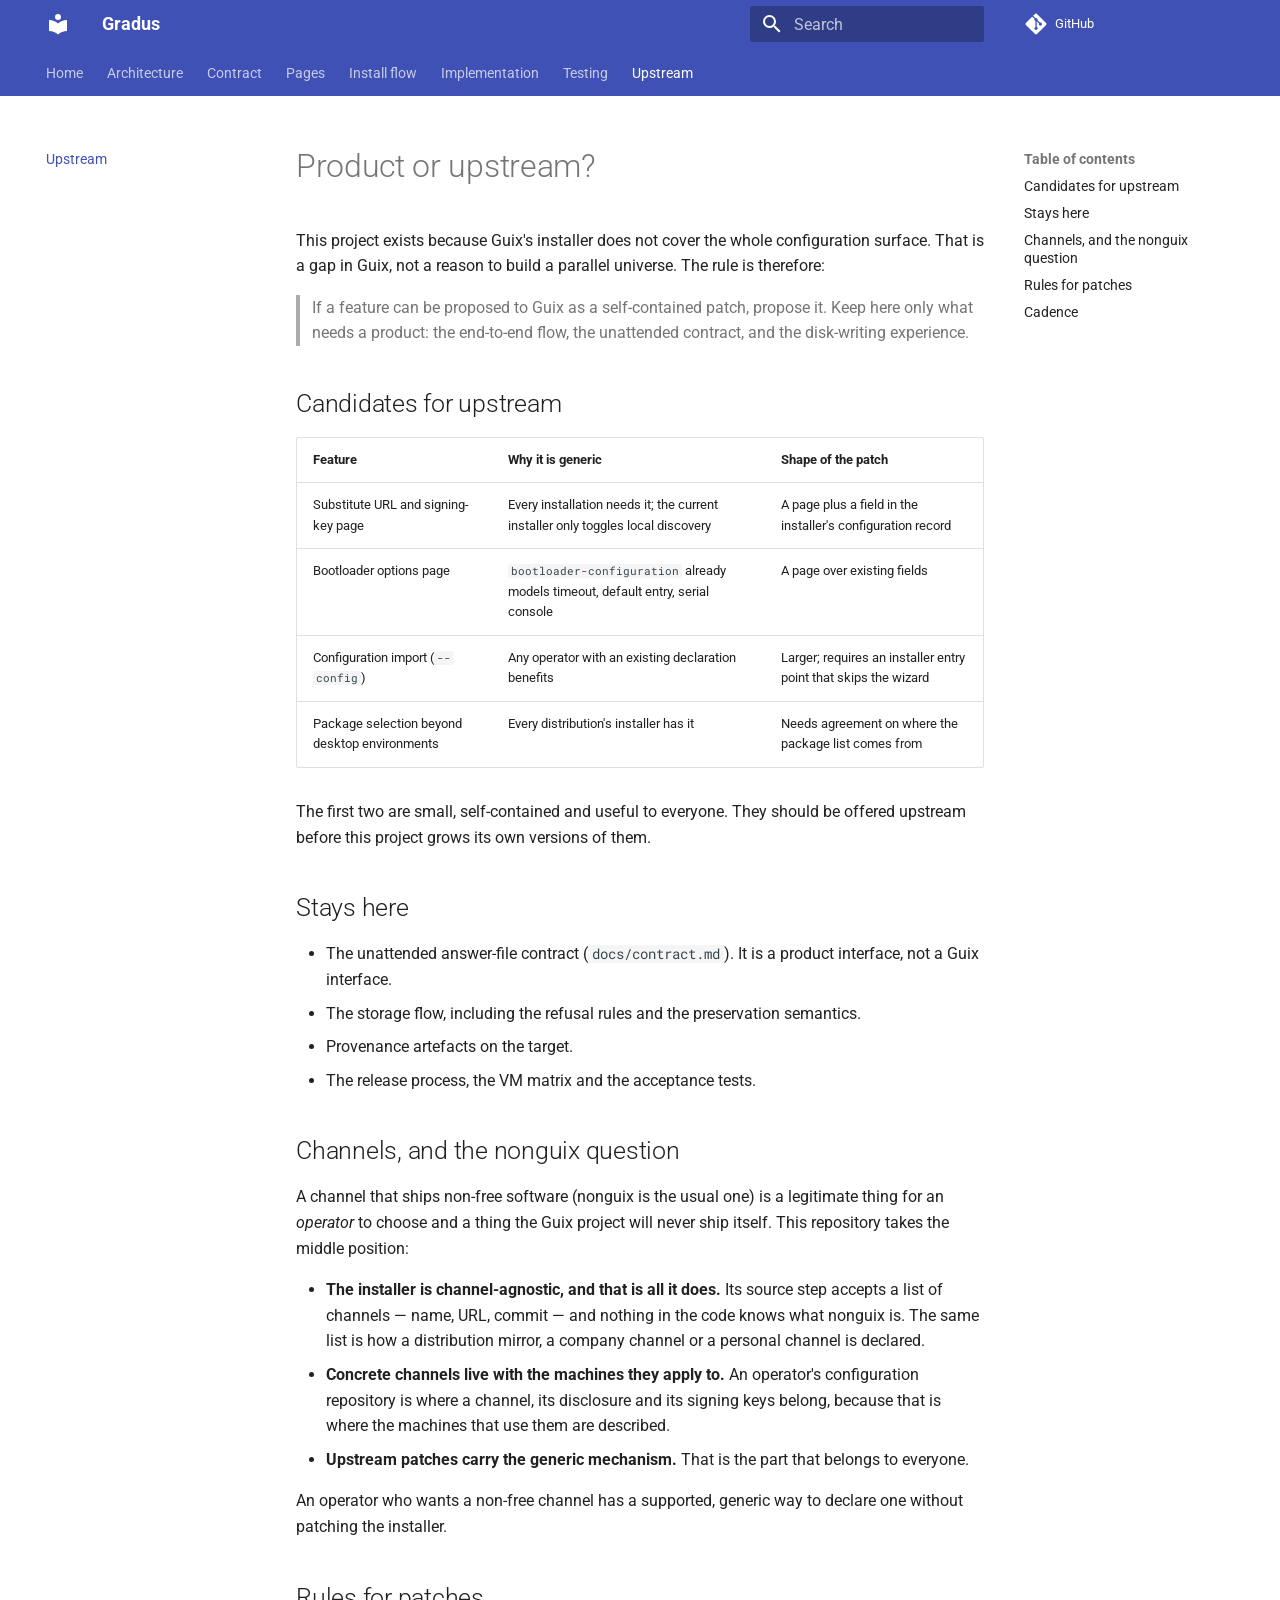
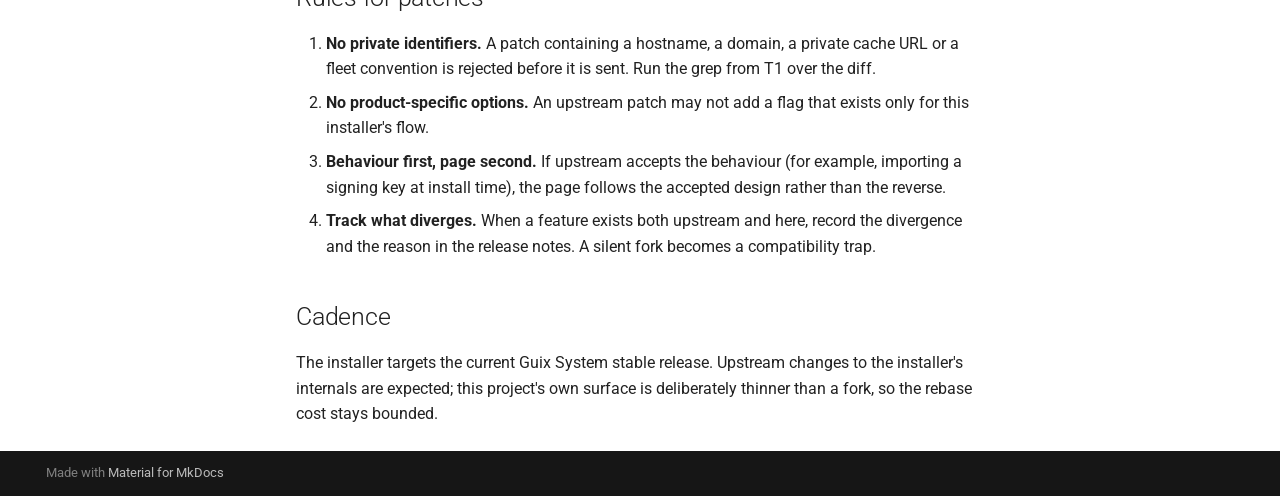
<file: upstream/index.html>
<!doctype html>
<html lang="en" class="no-js">
  <head>
    
      <meta charset="utf-8">
      <meta name="viewport" content="width=device-width,initial-scale=1">
      
        <meta name="description" content="A generic installer for GNU Guix System">
      
      
      
      
        <link rel="prev" href="../testing/">
      
      
      
        
      
      
      <link rel="icon" href="../assets/images/favicon.png">
      <meta name="generator" content="mkdocs-1.6.1, mkdocs-material-9.8.2">
    
    
      
        <title>Upstream - Gradus</title>
      
    
    
      <link rel="stylesheet" href="../assets/stylesheets/main.57a0d79d.min.css">
      
        
        <link rel="stylesheet" href="../assets/stylesheets/palette.fb2fffe2.min.css">
      
      


    
    
      
    
    
      
        
        
        <link rel="preconnect" href="https://fonts.gstatic.com" crossorigin>
        <link rel="stylesheet" href="https://fonts.googleapis.com/css?family=Roboto:300,300i,400,400i,700,700i%7CRoboto+Mono:400,400i,700,700i&display=fallback">
        <style>:root{--md-text-font:"Roboto";--md-code-font:"Roboto Mono"}</style>
      
    
    
    <script>__md_scope=new URL("..",location),__md_hash=e=>[...e].reduce(((e,_)=>(e<<5)-e+_.charCodeAt(0)),0),__md_get=(e,_=localStorage,t=__md_scope)=>JSON.parse(_.getItem(t.pathname+"."+e)),__md_set=(e,_,t=localStorage,a=__md_scope)=>{try{t.setItem(a.pathname+"."+e,JSON.stringify(_))}catch(e){}}</script>
    
      

    
    
  </head>
  
  
    
    
    
    
    
    <body dir="ltr" data-md-color-scheme="default" data-md-color-primary="indigo" data-md-color-accent="indigo">
  
    
    <input class="md-toggle" data-md-toggle="drawer" type="checkbox" id="__drawer" autocomplete="off">
    <input class="md-toggle" data-md-toggle="search" type="checkbox" id="__search" autocomplete="off">
    <label class="md-overlay" for="__drawer"></label>
    <div data-md-component="skip">
      
        
        <a href="#product-or-upstream" class="md-skip">
          Skip to content
        </a>
      
    </div>
    <div data-md-component="announce">
      
    </div>
    
    
      

<header class="md-header" data-md-component="header">
  <nav class="md-header__inner md-grid" aria-label="Header">
    <a href=".." title="Gradus" class="md-header__button md-logo" aria-label="Gradus" data-md-component="logo">
      
  
  <svg xmlns="http://www.w3.org/2000/svg" viewBox="0 0 24 24"><path d="M12 8a3 3 0 0 0 3-3 3 3 0 0 0-3-3 3 3 0 0 0-3 3 3 3 0 0 0 3 3m0 3.54C9.64 9.35 6.5 8 3 8v11c3.5 0 6.64 1.35 9 3.54 2.36-2.19 5.5-3.54 9-3.54V8c-3.5 0-6.64 1.35-9 3.54"/></svg>

    </a>
    <label class="md-header__button md-icon" for="__drawer">
      
      <svg xmlns="http://www.w3.org/2000/svg" viewBox="0 0 24 24"><path d="M3 6h18v2H3zm0 5h18v2H3zm0 5h18v2H3z"/></svg>
    </label>
    <div class="md-header__title" data-md-component="header-title">
      <div class="md-header__ellipsis">
        <div class="md-header__topic">
          <span class="md-ellipsis">
            Gradus
          </span>
        </div>
        <div class="md-header__topic" data-md-component="header-topic">
          <span class="md-ellipsis">
            
              Upstream
            
          </span>
        </div>
      </div>
    </div>
    
      
    
    
    
    
      
      
        <label class="md-header__button md-icon" for="__search">
          
          <svg xmlns="http://www.w3.org/2000/svg" viewBox="0 0 24 24"><path d="M9.5 3A6.5 6.5 0 0 1 16 9.5c0 1.61-.59 3.09-1.56 4.23l.27.27h.79l5 5-1.5 1.5-5-5v-.79l-.27-.27A6.52 6.52 0 0 1 9.5 16 6.5 6.5 0 0 1 3 9.5 6.5 6.5 0 0 1 9.5 3m0 2C7 5 5 7 5 9.5S7 14 9.5 14 14 12 14 9.5 12 5 9.5 5"/></svg>
        </label>
        <div class="md-search" data-md-component="search" role="dialog">
  <label class="md-search__overlay" for="__search"></label>
  <div class="md-search__inner" role="search">
    <form class="md-search__form" name="search">
      <input type="text" class="md-search__input" name="query" aria-label="Search" placeholder="Search" autocapitalize="off" autocorrect="off" autocomplete="off" spellcheck="false" data-md-component="search-query" required>
      <label class="md-search__icon md-icon" for="__search">
        
        <svg xmlns="http://www.w3.org/2000/svg" viewBox="0 0 24 24"><path d="M9.5 3A6.5 6.5 0 0 1 16 9.5c0 1.61-.59 3.09-1.56 4.23l.27.27h.79l5 5-1.5 1.5-5-5v-.79l-.27-.27A6.52 6.52 0 0 1 9.5 16 6.5 6.5 0 0 1 3 9.5 6.5 6.5 0 0 1 9.5 3m0 2C7 5 5 7 5 9.5S7 14 9.5 14 14 12 14 9.5 12 5 9.5 5"/></svg>
        
        <svg xmlns="http://www.w3.org/2000/svg" viewBox="0 0 24 24"><path d="M20 11v2H8l5.5 5.5-1.42 1.42L4.16 12l7.92-7.92L13.5 5.5 8 11z"/></svg>
      </label>
      <nav class="md-search__options" aria-label="Search">
        
        <button type="reset" class="md-search__icon md-icon" title="Clear" aria-label="Clear" tabindex="-1">
          
          <svg xmlns="http://www.w3.org/2000/svg" viewBox="0 0 24 24"><path d="M19 6.41 17.59 5 12 10.59 6.41 5 5 6.41 10.59 12 5 17.59 6.41 19 12 13.41 17.59 19 19 17.59 13.41 12z"/></svg>
        </button>
      </nav>
      
    </form>
    <div class="md-search__output">
      <div class="md-search__scrollwrap" tabindex="0" data-md-scrollfix>
        <div class="md-search-result" data-md-component="search-result">
          <div class="md-search-result__meta">
            Initializing search
          </div>
          <ol class="md-search-result__list" role="presentation"></ol>
        </div>
      </div>
    </div>
  </div>
</div>
      
    
    
      <div class="md-header__source">
        <a href="https://github.com/Zhen-LinHuo/gradus" title="Go to repository" class="md-source" data-md-component="source">
  <div class="md-source__icon md-icon">
    
    <svg xmlns="http://www.w3.org/2000/svg" viewBox="0 0 448 512"><!--! Font Awesome Free 7.1.0 by @fontawesome - https://fontawesome.com License - https://fontawesome.com/license/free (Icons: CC BY 4.0, Fonts: SIL OFL 1.1, Code: MIT License) Copyright 2025 Fonticons, Inc.--><path d="M439.6 236.1 244 40.5c-5.4-5.5-12.8-8.5-20.4-8.5s-15 3-20.4 8.4L162.5 81l51.5 51.5c27.1-9.1 52.7 16.8 43.4 43.7l49.7 49.7c34.2-11.8 61.2 31 35.5 56.7-26.5 26.5-70.2-2.9-56-37.3L240.3 199v121.9c25.3 12.5 22.3 41.8 9.1 55-6.4 6.4-15.2 10.1-24.3 10.1s-17.8-3.6-24.3-10.1c-17.6-17.6-11.1-46.9 11.2-56v-123c-20.8-8.5-24.6-30.7-18.6-45L142.6 101 8.5 235.1C3 240.6 0 247.9 0 255.5s3 15 8.5 20.4l195.6 195.7c5.4 5.4 12.7 8.4 20.4 8.4s15-3 20.4-8.4l194.7-194.7c5.4-5.4 8.4-12.8 8.4-20.4s-3-15-8.4-20.4"/></svg>
  </div>
  <div class="md-source__repository">
    GitHub
  </div>
</a>
      </div>
    
  </nav>
  
</header>
    
    <div class="md-container" data-md-component="container">
      
      
        
          
            
<nav class="md-tabs" aria-label="Tabs" data-md-component="tabs">
  <div class="md-grid">
    <ul class="md-tabs__list">
      
        
  
  
  
  
    <li class="md-tabs__item">
      <a href=".." class="md-tabs__link">
        
  
  
    
  
  Home

      </a>
    </li>
  

      
        
  
  
  
  
    <li class="md-tabs__item">
      <a href="../architecture/" class="md-tabs__link">
        
  
  
    
  
  Architecture

      </a>
    </li>
  

      
        
  
  
  
  
    <li class="md-tabs__item">
      <a href="../contract/" class="md-tabs__link">
        
  
  
    
  
  Contract

      </a>
    </li>
  

      
        
  
  
  
  
    <li class="md-tabs__item">
      <a href="../pages/" class="md-tabs__link">
        
  
  
    
  
  Pages

      </a>
    </li>
  

      
        
  
  
  
  
    <li class="md-tabs__item">
      <a href="../install-flow/" class="md-tabs__link">
        
  
  
    
  
  Install flow

      </a>
    </li>
  

      
        
  
  
  
  
    <li class="md-tabs__item">
      <a href="../implementation/" class="md-tabs__link">
        
  
  
    
  
  Implementation

      </a>
    </li>
  

      
        
  
  
  
  
    <li class="md-tabs__item">
      <a href="../testing/" class="md-tabs__link">
        
  
  
    
  
  Testing

      </a>
    </li>
  

      
        
  
  
  
    
  
  
    <li class="md-tabs__item md-tabs__item--active">
      <a href="./" class="md-tabs__link">
        
  
  
    
  
  Upstream

      </a>
    </li>
  

      
    </ul>
  </div>
</nav>
          
        
      
      <main class="md-main" data-md-component="main">
        <div class="md-main__inner md-grid">
          
            
              
              <div class="md-sidebar md-sidebar--primary" data-md-component="sidebar" data-md-type="navigation" >
                <div class="md-sidebar__scrollwrap">
                  <div class="md-sidebar__inner">
                    


  


<nav class="md-nav md-nav--primary md-nav--lifted" aria-label="Navigation" data-md-level="0">
  <label class="md-nav__title" for="__drawer">
    <a href=".." title="Gradus" class="md-nav__button md-logo" aria-label="Gradus" data-md-component="logo">
      
  
  <svg xmlns="http://www.w3.org/2000/svg" viewBox="0 0 24 24"><path d="M12 8a3 3 0 0 0 3-3 3 3 0 0 0-3-3 3 3 0 0 0-3 3 3 3 0 0 0 3 3m0 3.54C9.64 9.35 6.5 8 3 8v11c3.5 0 6.64 1.35 9 3.54 2.36-2.19 5.5-3.54 9-3.54V8c-3.5 0-6.64 1.35-9 3.54"/></svg>

    </a>
    Gradus
  </label>
  
    <div class="md-nav__source">
      <a href="https://github.com/Zhen-LinHuo/gradus" title="Go to repository" class="md-source" data-md-component="source">
  <div class="md-source__icon md-icon">
    
    <svg xmlns="http://www.w3.org/2000/svg" viewBox="0 0 448 512"><!--! Font Awesome Free 7.1.0 by @fontawesome - https://fontawesome.com License - https://fontawesome.com/license/free (Icons: CC BY 4.0, Fonts: SIL OFL 1.1, Code: MIT License) Copyright 2025 Fonticons, Inc.--><path d="M439.6 236.1 244 40.5c-5.4-5.5-12.8-8.5-20.4-8.5s-15 3-20.4 8.4L162.5 81l51.5 51.5c27.1-9.1 52.7 16.8 43.4 43.7l49.7 49.7c34.2-11.8 61.2 31 35.5 56.7-26.5 26.5-70.2-2.9-56-37.3L240.3 199v121.9c25.3 12.5 22.3 41.8 9.1 55-6.4 6.4-15.2 10.1-24.3 10.1s-17.8-3.6-24.3-10.1c-17.6-17.6-11.1-46.9 11.2-56v-123c-20.8-8.5-24.6-30.7-18.6-45L142.6 101 8.5 235.1C3 240.6 0 247.9 0 255.5s3 15 8.5 20.4l195.6 195.7c5.4 5.4 12.7 8.4 20.4 8.4s15-3 20.4-8.4l194.7-194.7c5.4-5.4 8.4-12.8 8.4-20.4s-3-15-8.4-20.4"/></svg>
  </div>
  <div class="md-source__repository">
    GitHub
  </div>
</a>
    </div>
  
  <ul class="md-nav__list" data-md-scrollfix>
    
      
      
  
  
  
  
    <li class="md-nav__item">
      <a href=".." class="md-nav__link">
        
  
  
  <span class="md-ellipsis">
    
  
    Home
  

    
  </span>
  
  

      </a>
    </li>
  

    
      
      
  
  
  
  
    <li class="md-nav__item">
      <a href="../architecture/" class="md-nav__link">
        
  
  
  <span class="md-ellipsis">
    
  
    Architecture
  

    
  </span>
  
  

      </a>
    </li>
  

    
      
      
  
  
  
  
    <li class="md-nav__item">
      <a href="../contract/" class="md-nav__link">
        
  
  
  <span class="md-ellipsis">
    
  
    Contract
  

    
  </span>
  
  

      </a>
    </li>
  

    
      
      
  
  
  
  
    <li class="md-nav__item">
      <a href="../pages/" class="md-nav__link">
        
  
  
  <span class="md-ellipsis">
    
  
    Pages
  

    
  </span>
  
  

      </a>
    </li>
  

    
      
      
  
  
  
  
    <li class="md-nav__item">
      <a href="../install-flow/" class="md-nav__link">
        
  
  
  <span class="md-ellipsis">
    
  
    Install flow
  

    
  </span>
  
  

      </a>
    </li>
  

    
      
      
  
  
  
  
    <li class="md-nav__item">
      <a href="../implementation/" class="md-nav__link">
        
  
  
  <span class="md-ellipsis">
    
  
    Implementation
  

    
  </span>
  
  

      </a>
    </li>
  

    
      
      
  
  
  
  
    <li class="md-nav__item">
      <a href="../testing/" class="md-nav__link">
        
  
  
  <span class="md-ellipsis">
    
  
    Testing
  

    
  </span>
  
  

      </a>
    </li>
  

    
      
      
  
  
    
  
  
  
    <li class="md-nav__item md-nav__item--active">
      
      <input class="md-nav__toggle md-toggle" type="checkbox" id="__toc">
      
      
        
      
      
        <label class="md-nav__link md-nav__link--active" for="__toc">
          
  
  
  <span class="md-ellipsis">
    
  
    Upstream
  

    
  </span>
  
  

          <span class="md-nav__icon md-icon"></span>
        </label>
      
      <a href="./" class="md-nav__link md-nav__link--active">
        
  
  
  <span class="md-ellipsis">
    
  
    Upstream
  

    
  </span>
  
  

      </a>
      
        

<nav class="md-nav md-nav--secondary" aria-label="Table of contents">
  
  
  
    
  
  
    <label class="md-nav__title" for="__toc">
      <span class="md-nav__icon md-icon"></span>
      Table of contents
    </label>
    <ul class="md-nav__list" data-md-component="toc" data-md-scrollfix>
      
        <li class="md-nav__item">
  <a href="#candidates-for-upstream" class="md-nav__link">
    <span class="md-ellipsis">
      
        Candidates for upstream
      
    </span>
  </a>
  
</li>
      
        <li class="md-nav__item">
  <a href="#stays-here" class="md-nav__link">
    <span class="md-ellipsis">
      
        Stays here
      
    </span>
  </a>
  
</li>
      
        <li class="md-nav__item">
  <a href="#channels-and-the-nonguix-question" class="md-nav__link">
    <span class="md-ellipsis">
      
        Channels, and the nonguix question
      
    </span>
  </a>
  
</li>
      
        <li class="md-nav__item">
  <a href="#rules-for-patches" class="md-nav__link">
    <span class="md-ellipsis">
      
        Rules for patches
      
    </span>
  </a>
  
</li>
      
        <li class="md-nav__item">
  <a href="#cadence" class="md-nav__link">
    <span class="md-ellipsis">
      
        Cadence
      
    </span>
  </a>
  
</li>
      
    </ul>
  
</nav>
      
    </li>
  

    
  </ul>
</nav>
                  </div>
                </div>
              </div>
            
            
              
              <div class="md-sidebar md-sidebar--secondary" data-md-component="sidebar" data-md-type="toc" >
                <div class="md-sidebar__scrollwrap">
                  <div class="md-sidebar__inner">
                    

<nav class="md-nav md-nav--secondary" aria-label="Table of contents">
  
  
  
    
  
  
    <label class="md-nav__title" for="__toc">
      <span class="md-nav__icon md-icon"></span>
      Table of contents
    </label>
    <ul class="md-nav__list" data-md-component="toc" data-md-scrollfix>
      
        <li class="md-nav__item">
  <a href="#candidates-for-upstream" class="md-nav__link">
    <span class="md-ellipsis">
      
        Candidates for upstream
      
    </span>
  </a>
  
</li>
      
        <li class="md-nav__item">
  <a href="#stays-here" class="md-nav__link">
    <span class="md-ellipsis">
      
        Stays here
      
    </span>
  </a>
  
</li>
      
        <li class="md-nav__item">
  <a href="#channels-and-the-nonguix-question" class="md-nav__link">
    <span class="md-ellipsis">
      
        Channels, and the nonguix question
      
    </span>
  </a>
  
</li>
      
        <li class="md-nav__item">
  <a href="#rules-for-patches" class="md-nav__link">
    <span class="md-ellipsis">
      
        Rules for patches
      
    </span>
  </a>
  
</li>
      
        <li class="md-nav__item">
  <a href="#cadence" class="md-nav__link">
    <span class="md-ellipsis">
      
        Cadence
      
    </span>
  </a>
  
</li>
      
    </ul>
  
</nav>
                  </div>
                </div>
              </div>
            
          
          
            <div class="md-content" data-md-component="content">
              
              <article class="md-content__inner md-typeset">
                
                  


  
  


<h1 id="product-or-upstream">Product or upstream?</h1>
<p>This project exists because Guix's installer does not cover the whole
configuration surface. That is a gap in Guix, not a reason to build a parallel
universe. The rule is therefore:</p>
<blockquote>
<p>If a feature can be proposed to Guix as a self-contained patch, propose it.
Keep here only what needs a product: the end-to-end flow, the unattended
contract, and the disk-writing experience.</p>
</blockquote>
<h2 id="candidates-for-upstream">Candidates for upstream</h2>
<table>
<thead>
<tr>
<th style="text-align: left;">Feature</th>
<th style="text-align: left;">Why it is generic</th>
<th style="text-align: left;">Shape of the patch</th>
</tr>
</thead>
<tbody>
<tr>
<td style="text-align: left;">Substitute URL and signing-key page</td>
<td style="text-align: left;">Every installation needs it; the current installer only toggles local discovery</td>
<td style="text-align: left;">A page plus a field in the installer's configuration record</td>
</tr>
<tr>
<td style="text-align: left;">Bootloader options page</td>
<td style="text-align: left;"><code>bootloader-configuration</code> already models timeout, default entry, serial console</td>
<td style="text-align: left;">A page over existing fields</td>
</tr>
<tr>
<td style="text-align: left;">Configuration import (<code>--config</code>)</td>
<td style="text-align: left;">Any operator with an existing declaration benefits</td>
<td style="text-align: left;">Larger; requires an installer entry point that skips the wizard</td>
</tr>
<tr>
<td style="text-align: left;">Package selection beyond desktop environments</td>
<td style="text-align: left;">Every distribution's installer has it</td>
<td style="text-align: left;">Needs agreement on where the package list comes from</td>
</tr>
</tbody>
</table>
<p>The first two are small, self-contained and useful to everyone. They should be
offered upstream before this project grows its own versions of them.</p>
<h2 id="stays-here">Stays here</h2>
<ul>
<li>The unattended answer-file contract (<code>docs/contract.md</code>). It is a product
  interface, not a Guix interface.</li>
<li>The storage flow, including the refusal rules and the preservation semantics.</li>
<li>Provenance artefacts on the target.</li>
<li>The release process, the VM matrix and the acceptance tests.</li>
</ul>
<h2 id="channels-and-the-nonguix-question">Channels, and the nonguix question</h2>
<p>A channel that ships non-free software (nonguix is the usual one) is a
legitimate thing for an <em>operator</em> to choose and a thing the Guix project will
never ship itself.  This repository takes the middle position:</p>
<ul>
<li><strong>The installer is channel-agnostic, and that is all it does.</strong> Its source
  step accepts a list of channels — name, URL, commit — and nothing in the code
  knows what nonguix is.  The same list is how a distribution mirror, a company
  channel or a personal channel is declared.</li>
<li><strong>Concrete channels live with the machines they apply to.</strong> An operator's
  configuration repository is where a channel, its disclosure and its signing
  keys belong, because that is where the machines that use them are described.</li>
<li><strong>Upstream patches carry the generic mechanism.</strong> That is the part that
  belongs to everyone.</li>
</ul>
<p>An operator who wants a non-free channel has a supported, generic way to
declare one without patching the installer.</p>
<h2 id="rules-for-patches">Rules for patches</h2>
<ol>
<li><strong>No private identifiers.</strong> A patch containing a hostname, a domain, a
   private cache URL or a fleet convention is rejected before it is sent. Run
   the grep from T1 over the diff.</li>
<li><strong>No product-specific options.</strong> An upstream patch may not add a flag that
   exists only for this installer's flow.</li>
<li><strong>Behaviour first, page second.</strong> If upstream accepts the behaviour (for
   example, importing a signing key at install time), the page follows the
   accepted design rather than the reverse.</li>
<li><strong>Track what diverges.</strong> When a feature exists both upstream and here, record
   the divergence and the reason in the release notes. A silent fork becomes a
   compatibility trap.</li>
</ol>
<h2 id="cadence">Cadence</h2>
<p>The installer targets the current Guix System stable release. Upstream changes
to the installer's internals are expected; this project's own surface is
deliberately thinner than a fork, so the rebase cost stays bounded.</p>












                
              </article>
            </div>
          
          
<script>var target=document.getElementById(location.hash.slice(1));target&&target.name&&(target.checked=target.name.startsWith("__tabbed_"))</script>
        </div>
        
      </main>
      
        <footer class="md-footer">
  
  <div class="md-footer-meta md-typeset">
    <div class="md-footer-meta__inner md-grid">
      <div class="md-copyright">
  
  
    Made with
    <a href="https://squidfunk.github.io/mkdocs-material/" target="_blank" rel="noopener">
      Material for MkDocs
    </a>
  
</div>
      
    </div>
  </div>
</footer>
      
    </div>
    <div class="md-dialog" data-md-component="dialog">
      <div class="md-dialog__inner md-typeset"></div>
    </div>
    
    
    
      
      
      <script id="__config" type="application/json">{"annotate": null, "base": "..", "features": ["navigation.tabs", "content.code.copy"], "search": "../assets/javascripts/workers/search.a7633da7.min.js", "tags": null, "translations": {"clipboard.copied": "Copied to clipboard", "clipboard.copy": "Copy to clipboard", "search.result.more.one": "1 more on this page", "search.result.more.other": "# more on this page", "search.result.none": "No matching documents", "search.result.one": "1 matching document", "search.result.other": "# matching documents", "search.result.placeholder": "Type to start searching", "search.result.term.missing": "Missing", "select.version": "Select version"}, "version": null}</script>
    
    
      <script src="../assets/javascripts/bundle.a5f9d56c.min.js"></script>
      
    
  </body>
</html>
</file>
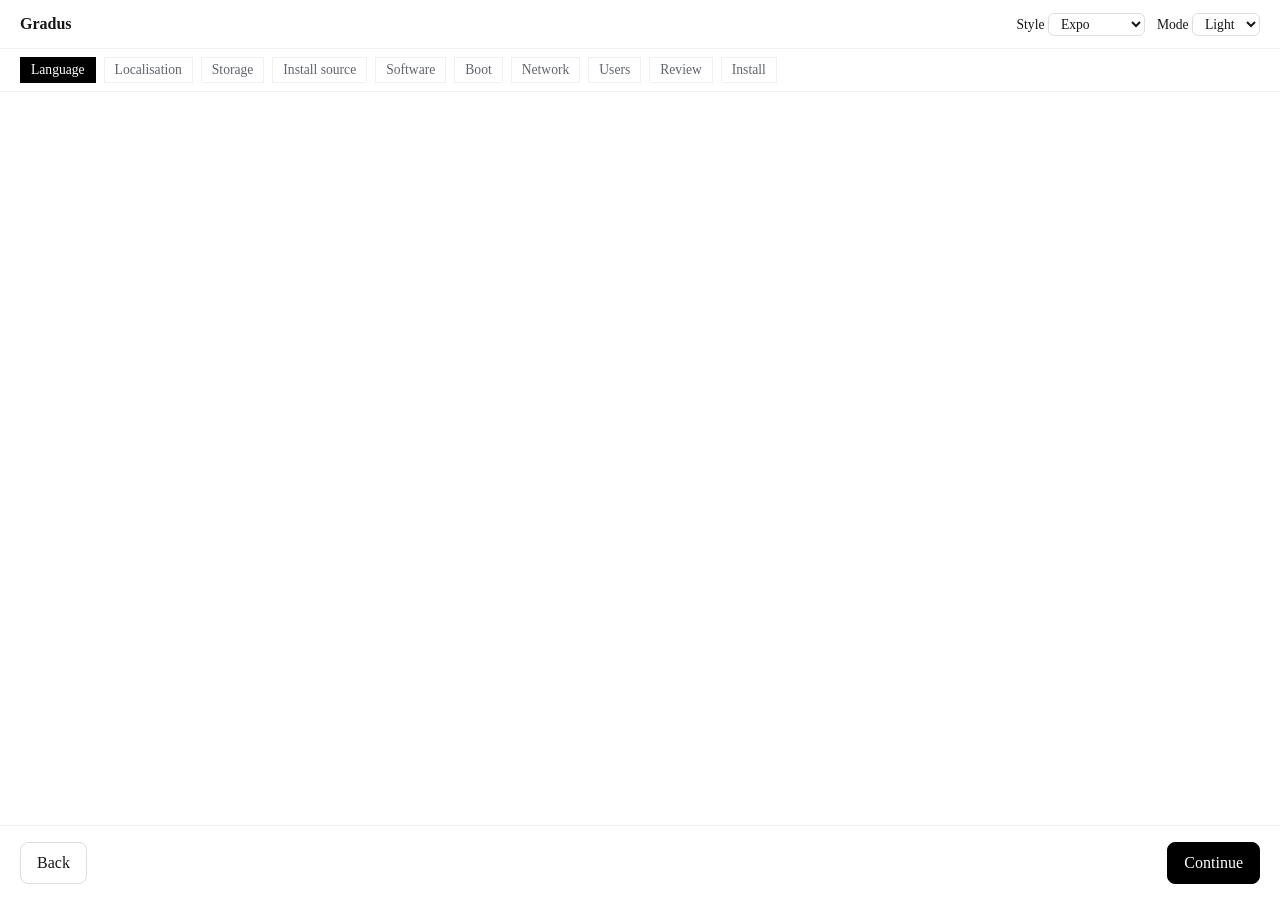
<file: web/index.html>
<!DOCTYPE html>
<!-- Gradus web installer shell. Vanilla: no framework, no build.
     Theme = one tokens/＜style＞.css; everything reads custom properties. -->
<html lang="en">
<head>
  <meta charset="UTF-8" />
  <meta name="viewport" content="width=device-width, initial-scale=1.0" />
  <title>Gradus — GNU Guix System installer</title>
  <link id="style-link" rel="stylesheet" href="tokens/expo.css" />
  <link rel="stylesheet" href="frame.css" />
</head>
<body>
  <div class="shell">
    <header class="topbar">
      <span class="brand">Gradus</span>
      <span class="spacer"></span>
      <label style="font-size:0.85rem">Style
        <select id="style-picker" aria-label="UI style">
          <option value="expo" selected>Expo</option>
          <option value="apple">Apple</option>
          <option value="opencode">OpenCode</option>
          <option value="dell-1996">Dell 1996</option>
        </select>
      </label>
      <label style="font-size:0.85rem">Mode
        <select id="theme-picker" aria-label="Colour mode">
          <option value="light" selected>Light</option>
          <option value="dark">Dark</option>
        </select>
      </label>
    </header>

    <nav class="rail" id="rail" aria-label="Installation steps"></nav>

    <main id="view" aria-live="polite">
      <!-- app.js renders the current step here -->
    </main>

    <footer class="actions">
      <button id="btn-back" type="button">Back</button>
      <span class="spacer" style="flex:1"></span>
      <button id="btn-continue" type="button" class="primary">Continue</button>
    </footer>
  </div>

  <script src="app.js"></script>
</body>
</html>
</file>
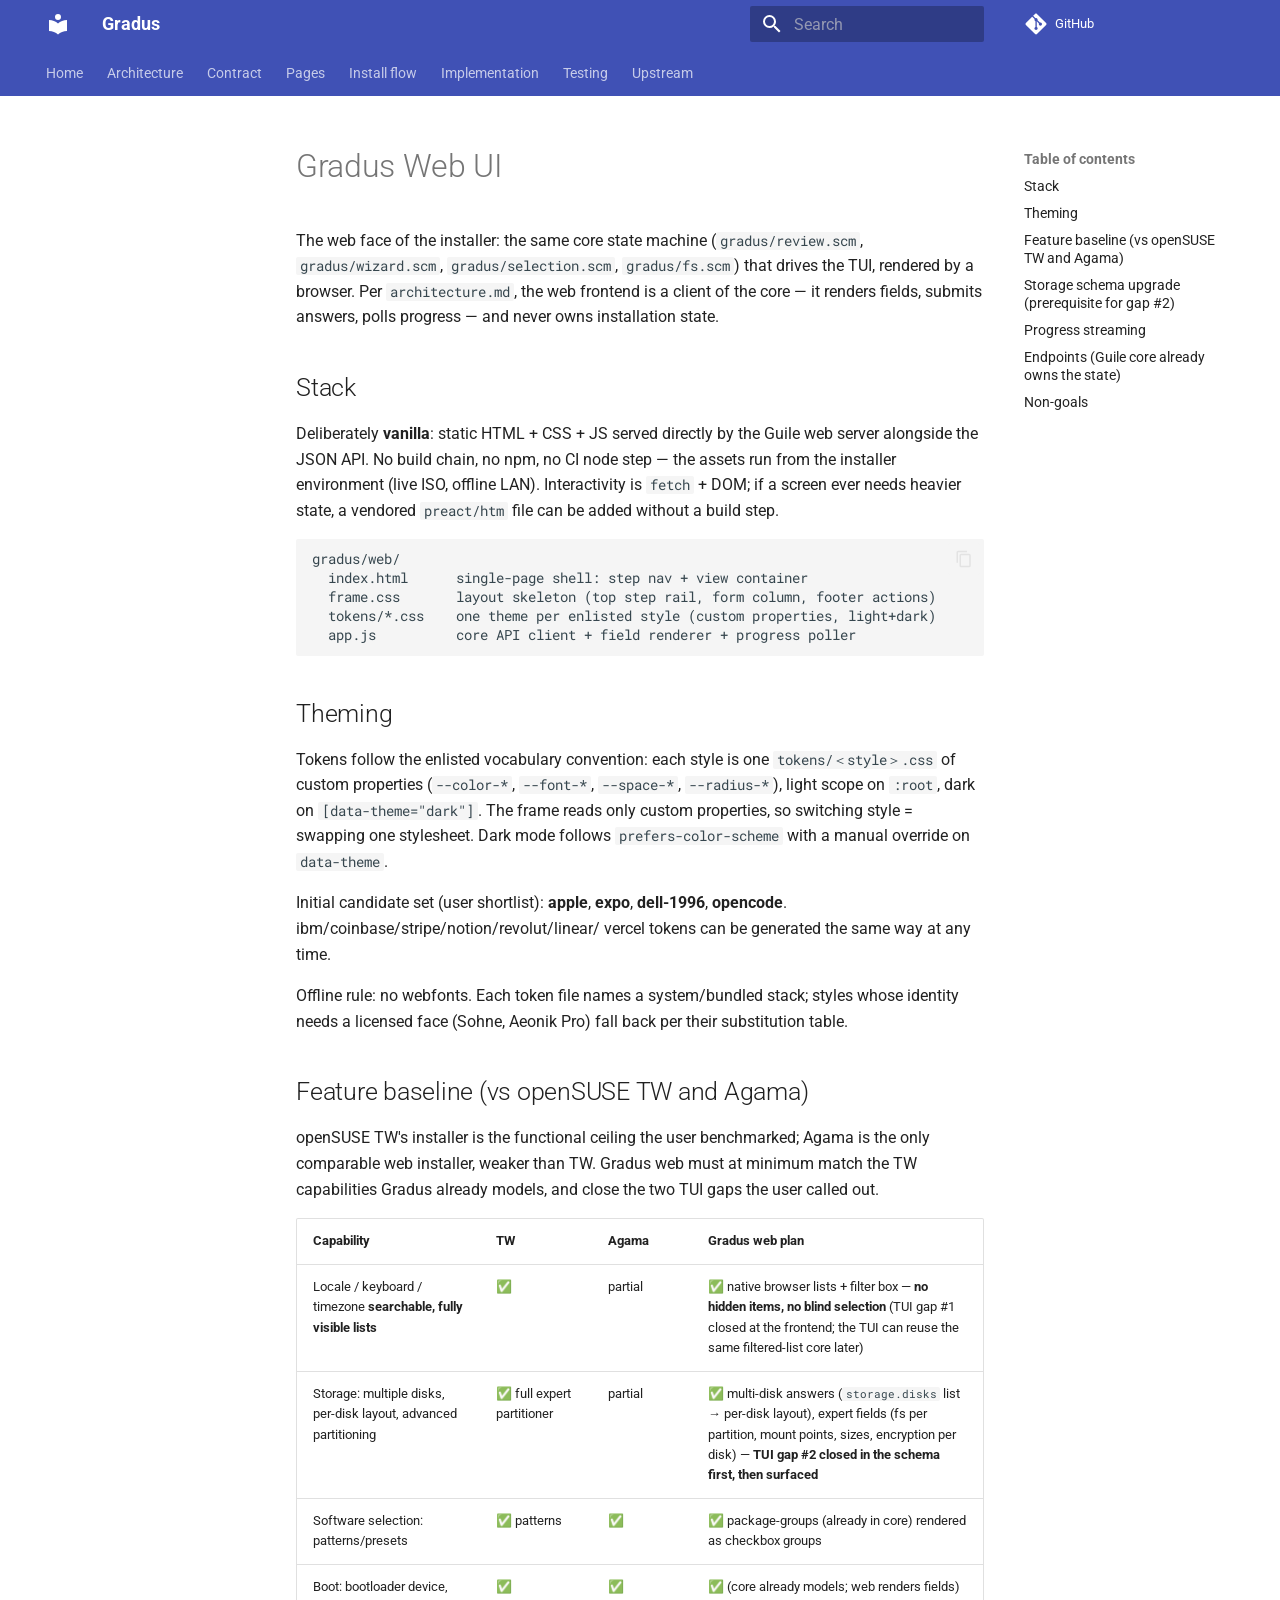
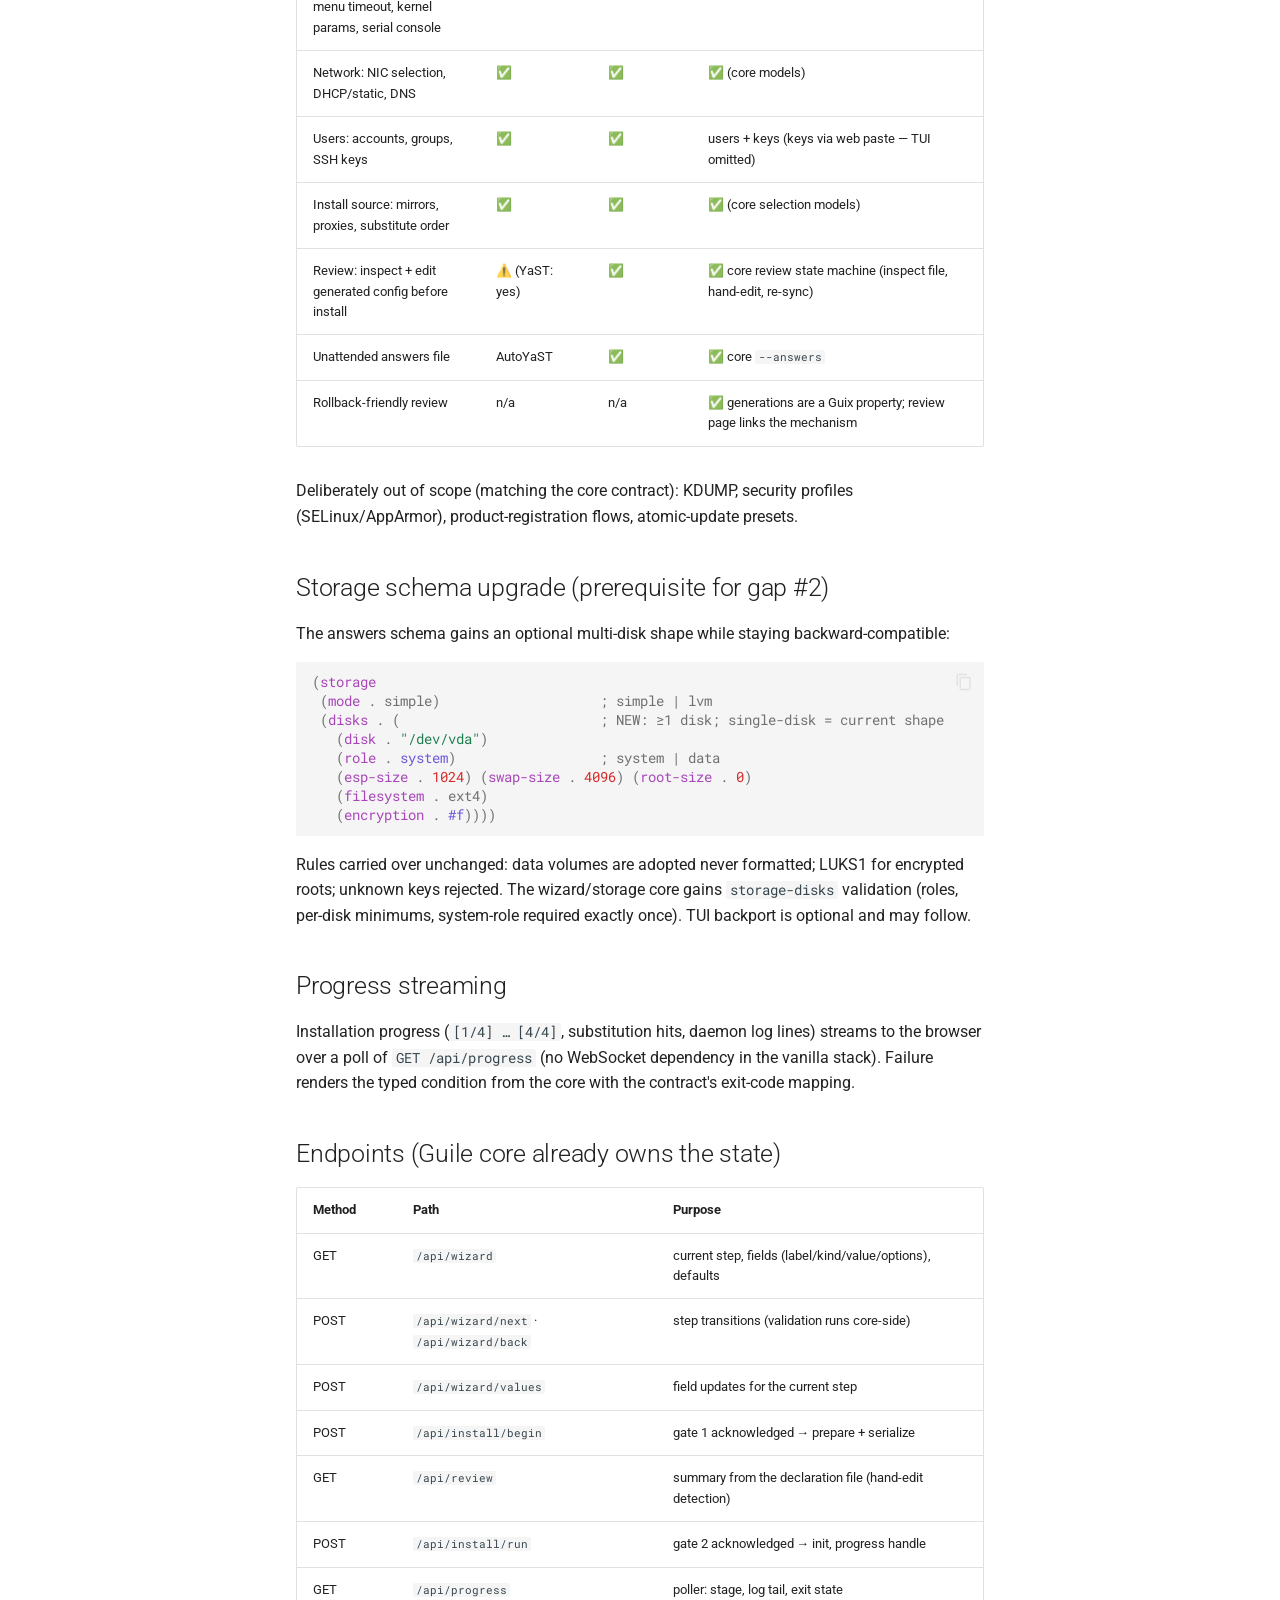
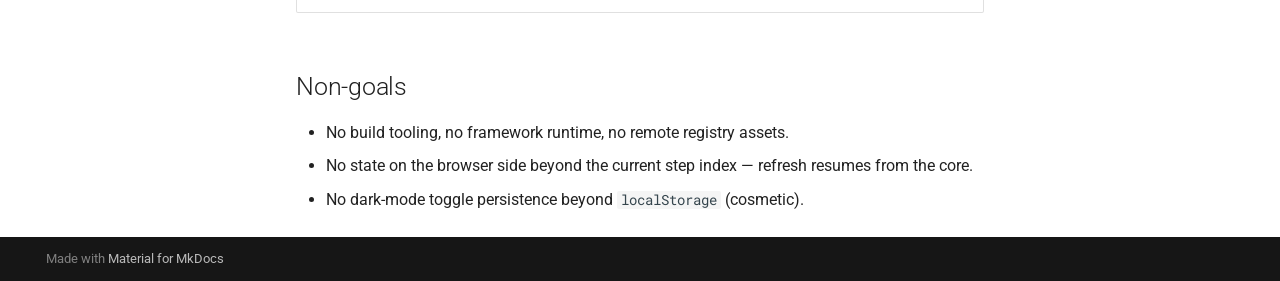
<file: webui/index.html>
<!doctype html>
<html lang="en" class="no-js">
  <head>
    
      <meta charset="utf-8">
      <meta name="viewport" content="width=device-width,initial-scale=1">
      
        <meta name="description" content="A generic installer for GNU Guix System">
      
      
      
      
      
      
        
      
      
      <link rel="icon" href="../assets/images/favicon.png">
      <meta name="generator" content="mkdocs-1.6.1, mkdocs-material-9.8.2">
    
    
      
        <title>Gradus Web UI - Gradus</title>
      
    
    
      <link rel="stylesheet" href="../assets/stylesheets/main.57a0d79d.min.css">
      
        
        <link rel="stylesheet" href="../assets/stylesheets/palette.fb2fffe2.min.css">
      
      


    
    
      
    
    
      
        
        
        <link rel="preconnect" href="https://fonts.gstatic.com" crossorigin>
        <link rel="stylesheet" href="https://fonts.googleapis.com/css?family=Roboto:300,300i,400,400i,700,700i%7CRoboto+Mono:400,400i,700,700i&display=fallback">
        <style>:root{--md-text-font:"Roboto";--md-code-font:"Roboto Mono"}</style>
      
    
    
    <script>__md_scope=new URL("..",location),__md_hash=e=>[...e].reduce(((e,_)=>(e<<5)-e+_.charCodeAt(0)),0),__md_get=(e,_=localStorage,t=__md_scope)=>JSON.parse(_.getItem(t.pathname+"."+e)),__md_set=(e,_,t=localStorage,a=__md_scope)=>{try{t.setItem(a.pathname+"."+e,JSON.stringify(_))}catch(e){}}</script>
    
      

    
    
  </head>
  
  
    
    
    
    
    
    <body dir="ltr" data-md-color-scheme="default" data-md-color-primary="indigo" data-md-color-accent="indigo">
  
    
    <input class="md-toggle" data-md-toggle="drawer" type="checkbox" id="__drawer" autocomplete="off">
    <input class="md-toggle" data-md-toggle="search" type="checkbox" id="__search" autocomplete="off">
    <label class="md-overlay" for="__drawer"></label>
    <div data-md-component="skip">
      
        
        <a href="#gradus-web-ui" class="md-skip">
          Skip to content
        </a>
      
    </div>
    <div data-md-component="announce">
      
    </div>
    
    
      

<header class="md-header" data-md-component="header">
  <nav class="md-header__inner md-grid" aria-label="Header">
    <a href=".." title="Gradus" class="md-header__button md-logo" aria-label="Gradus" data-md-component="logo">
      
  
  <svg xmlns="http://www.w3.org/2000/svg" viewBox="0 0 24 24"><path d="M12 8a3 3 0 0 0 3-3 3 3 0 0 0-3-3 3 3 0 0 0-3 3 3 3 0 0 0 3 3m0 3.54C9.64 9.35 6.5 8 3 8v11c3.5 0 6.64 1.35 9 3.54 2.36-2.19 5.5-3.54 9-3.54V8c-3.5 0-6.64 1.35-9 3.54"/></svg>

    </a>
    <label class="md-header__button md-icon" for="__drawer">
      
      <svg xmlns="http://www.w3.org/2000/svg" viewBox="0 0 24 24"><path d="M3 6h18v2H3zm0 5h18v2H3zm0 5h18v2H3z"/></svg>
    </label>
    <div class="md-header__title" data-md-component="header-title">
      <div class="md-header__ellipsis">
        <div class="md-header__topic">
          <span class="md-ellipsis">
            Gradus
          </span>
        </div>
        <div class="md-header__topic" data-md-component="header-topic">
          <span class="md-ellipsis">
            
              Gradus Web UI
            
          </span>
        </div>
      </div>
    </div>
    
      
    
    
    
    
      
      
        <label class="md-header__button md-icon" for="__search">
          
          <svg xmlns="http://www.w3.org/2000/svg" viewBox="0 0 24 24"><path d="M9.5 3A6.5 6.5 0 0 1 16 9.5c0 1.61-.59 3.09-1.56 4.23l.27.27h.79l5 5-1.5 1.5-5-5v-.79l-.27-.27A6.52 6.52 0 0 1 9.5 16 6.5 6.5 0 0 1 3 9.5 6.5 6.5 0 0 1 9.5 3m0 2C7 5 5 7 5 9.5S7 14 9.5 14 14 12 14 9.5 12 5 9.5 5"/></svg>
        </label>
        <div class="md-search" data-md-component="search" role="dialog">
  <label class="md-search__overlay" for="__search"></label>
  <div class="md-search__inner" role="search">
    <form class="md-search__form" name="search">
      <input type="text" class="md-search__input" name="query" aria-label="Search" placeholder="Search" autocapitalize="off" autocorrect="off" autocomplete="off" spellcheck="false" data-md-component="search-query" required>
      <label class="md-search__icon md-icon" for="__search">
        
        <svg xmlns="http://www.w3.org/2000/svg" viewBox="0 0 24 24"><path d="M9.5 3A6.5 6.5 0 0 1 16 9.5c0 1.61-.59 3.09-1.56 4.23l.27.27h.79l5 5-1.5 1.5-5-5v-.79l-.27-.27A6.52 6.52 0 0 1 9.5 16 6.5 6.5 0 0 1 3 9.5 6.5 6.5 0 0 1 9.5 3m0 2C7 5 5 7 5 9.5S7 14 9.5 14 14 12 14 9.5 12 5 9.5 5"/></svg>
        
        <svg xmlns="http://www.w3.org/2000/svg" viewBox="0 0 24 24"><path d="M20 11v2H8l5.5 5.5-1.42 1.42L4.16 12l7.92-7.92L13.5 5.5 8 11z"/></svg>
      </label>
      <nav class="md-search__options" aria-label="Search">
        
        <button type="reset" class="md-search__icon md-icon" title="Clear" aria-label="Clear" tabindex="-1">
          
          <svg xmlns="http://www.w3.org/2000/svg" viewBox="0 0 24 24"><path d="M19 6.41 17.59 5 12 10.59 6.41 5 5 6.41 10.59 12 5 17.59 6.41 19 12 13.41 17.59 19 19 17.59 13.41 12z"/></svg>
        </button>
      </nav>
      
    </form>
    <div class="md-search__output">
      <div class="md-search__scrollwrap" tabindex="0" data-md-scrollfix>
        <div class="md-search-result" data-md-component="search-result">
          <div class="md-search-result__meta">
            Initializing search
          </div>
          <ol class="md-search-result__list" role="presentation"></ol>
        </div>
      </div>
    </div>
  </div>
</div>
      
    
    
      <div class="md-header__source">
        <a href="https://github.com/Zhen-LinHuo/gradus" title="Go to repository" class="md-source" data-md-component="source">
  <div class="md-source__icon md-icon">
    
    <svg xmlns="http://www.w3.org/2000/svg" viewBox="0 0 448 512"><!--! Font Awesome Free 7.1.0 by @fontawesome - https://fontawesome.com License - https://fontawesome.com/license/free (Icons: CC BY 4.0, Fonts: SIL OFL 1.1, Code: MIT License) Copyright 2025 Fonticons, Inc.--><path d="M439.6 236.1 244 40.5c-5.4-5.5-12.8-8.5-20.4-8.5s-15 3-20.4 8.4L162.5 81l51.5 51.5c27.1-9.1 52.7 16.8 43.4 43.7l49.7 49.7c34.2-11.8 61.2 31 35.5 56.7-26.5 26.5-70.2-2.9-56-37.3L240.3 199v121.9c25.3 12.5 22.3 41.8 9.1 55-6.4 6.4-15.2 10.1-24.3 10.1s-17.8-3.6-24.3-10.1c-17.6-17.6-11.1-46.9 11.2-56v-123c-20.8-8.5-24.6-30.7-18.6-45L142.6 101 8.5 235.1C3 240.6 0 247.9 0 255.5s3 15 8.5 20.4l195.6 195.7c5.4 5.4 12.7 8.4 20.4 8.4s15-3 20.4-8.4l194.7-194.7c5.4-5.4 8.4-12.8 8.4-20.4s-3-15-8.4-20.4"/></svg>
  </div>
  <div class="md-source__repository">
    GitHub
  </div>
</a>
      </div>
    
  </nav>
  
</header>
    
    <div class="md-container" data-md-component="container">
      
      
        
          
            
<nav class="md-tabs" aria-label="Tabs" data-md-component="tabs">
  <div class="md-grid">
    <ul class="md-tabs__list">
      
        
  
  
  
  
    <li class="md-tabs__item">
      <a href=".." class="md-tabs__link">
        
  
  
    
  
  Home

      </a>
    </li>
  

      
        
  
  
  
  
    <li class="md-tabs__item">
      <a href="../architecture/" class="md-tabs__link">
        
  
  
    
  
  Architecture

      </a>
    </li>
  

      
        
  
  
  
  
    <li class="md-tabs__item">
      <a href="../contract/" class="md-tabs__link">
        
  
  
    
  
  Contract

      </a>
    </li>
  

      
        
  
  
  
  
    <li class="md-tabs__item">
      <a href="../pages/" class="md-tabs__link">
        
  
  
    
  
  Pages

      </a>
    </li>
  

      
        
  
  
  
  
    <li class="md-tabs__item">
      <a href="../install-flow/" class="md-tabs__link">
        
  
  
    
  
  Install flow

      </a>
    </li>
  

      
        
  
  
  
  
    <li class="md-tabs__item">
      <a href="../implementation/" class="md-tabs__link">
        
  
  
    
  
  Implementation

      </a>
    </li>
  

      
        
  
  
  
  
    <li class="md-tabs__item">
      <a href="../testing/" class="md-tabs__link">
        
  
  
    
  
  Testing

      </a>
    </li>
  

      
        
  
  
  
  
    <li class="md-tabs__item">
      <a href="../upstream/" class="md-tabs__link">
        
  
  
    
  
  Upstream

      </a>
    </li>
  

      
    </ul>
  </div>
</nav>
          
        
      
      <main class="md-main" data-md-component="main">
        <div class="md-main__inner md-grid">
          
            
              
              <div class="md-sidebar md-sidebar--primary" data-md-component="sidebar" data-md-type="navigation" >
                <div class="md-sidebar__scrollwrap">
                  <div class="md-sidebar__inner">
                    


  


<nav class="md-nav md-nav--primary md-nav--lifted" aria-label="Navigation" data-md-level="0">
  <label class="md-nav__title" for="__drawer">
    <a href=".." title="Gradus" class="md-nav__button md-logo" aria-label="Gradus" data-md-component="logo">
      
  
  <svg xmlns="http://www.w3.org/2000/svg" viewBox="0 0 24 24"><path d="M12 8a3 3 0 0 0 3-3 3 3 0 0 0-3-3 3 3 0 0 0-3 3 3 3 0 0 0 3 3m0 3.54C9.64 9.35 6.5 8 3 8v11c3.5 0 6.64 1.35 9 3.54 2.36-2.19 5.5-3.54 9-3.54V8c-3.5 0-6.64 1.35-9 3.54"/></svg>

    </a>
    Gradus
  </label>
  
    <div class="md-nav__source">
      <a href="https://github.com/Zhen-LinHuo/gradus" title="Go to repository" class="md-source" data-md-component="source">
  <div class="md-source__icon md-icon">
    
    <svg xmlns="http://www.w3.org/2000/svg" viewBox="0 0 448 512"><!--! Font Awesome Free 7.1.0 by @fontawesome - https://fontawesome.com License - https://fontawesome.com/license/free (Icons: CC BY 4.0, Fonts: SIL OFL 1.1, Code: MIT License) Copyright 2025 Fonticons, Inc.--><path d="M439.6 236.1 244 40.5c-5.4-5.5-12.8-8.5-20.4-8.5s-15 3-20.4 8.4L162.5 81l51.5 51.5c27.1-9.1 52.7 16.8 43.4 43.7l49.7 49.7c34.2-11.8 61.2 31 35.5 56.7-26.5 26.5-70.2-2.9-56-37.3L240.3 199v121.9c25.3 12.5 22.3 41.8 9.1 55-6.4 6.4-15.2 10.1-24.3 10.1s-17.8-3.6-24.3-10.1c-17.6-17.6-11.1-46.9 11.2-56v-123c-20.8-8.5-24.6-30.7-18.6-45L142.6 101 8.5 235.1C3 240.6 0 247.9 0 255.5s3 15 8.5 20.4l195.6 195.7c5.4 5.4 12.7 8.4 20.4 8.4s15-3 20.4-8.4l194.7-194.7c5.4-5.4 8.4-12.8 8.4-20.4s-3-15-8.4-20.4"/></svg>
  </div>
  <div class="md-source__repository">
    GitHub
  </div>
</a>
    </div>
  
  <ul class="md-nav__list" data-md-scrollfix>
    
      
      
  
  
  
  
    <li class="md-nav__item">
      <a href=".." class="md-nav__link">
        
  
  
  <span class="md-ellipsis">
    
  
    Home
  

    
  </span>
  
  

      </a>
    </li>
  

    
      
      
  
  
  
  
    <li class="md-nav__item">
      <a href="../architecture/" class="md-nav__link">
        
  
  
  <span class="md-ellipsis">
    
  
    Architecture
  

    
  </span>
  
  

      </a>
    </li>
  

    
      
      
  
  
  
  
    <li class="md-nav__item">
      <a href="../contract/" class="md-nav__link">
        
  
  
  <span class="md-ellipsis">
    
  
    Contract
  

    
  </span>
  
  

      </a>
    </li>
  

    
      
      
  
  
  
  
    <li class="md-nav__item">
      <a href="../pages/" class="md-nav__link">
        
  
  
  <span class="md-ellipsis">
    
  
    Pages
  

    
  </span>
  
  

      </a>
    </li>
  

    
      
      
  
  
  
  
    <li class="md-nav__item">
      <a href="../install-flow/" class="md-nav__link">
        
  
  
  <span class="md-ellipsis">
    
  
    Install flow
  

    
  </span>
  
  

      </a>
    </li>
  

    
      
      
  
  
  
  
    <li class="md-nav__item">
      <a href="../implementation/" class="md-nav__link">
        
  
  
  <span class="md-ellipsis">
    
  
    Implementation
  

    
  </span>
  
  

      </a>
    </li>
  

    
      
      
  
  
  
  
    <li class="md-nav__item">
      <a href="../testing/" class="md-nav__link">
        
  
  
  <span class="md-ellipsis">
    
  
    Testing
  

    
  </span>
  
  

      </a>
    </li>
  

    
      
      
  
  
  
  
    <li class="md-nav__item">
      <a href="../upstream/" class="md-nav__link">
        
  
  
  <span class="md-ellipsis">
    
  
    Upstream
  

    
  </span>
  
  

      </a>
    </li>
  

    
  </ul>
</nav>
                  </div>
                </div>
              </div>
            
            
              
              <div class="md-sidebar md-sidebar--secondary" data-md-component="sidebar" data-md-type="toc" >
                <div class="md-sidebar__scrollwrap">
                  <div class="md-sidebar__inner">
                    

<nav class="md-nav md-nav--secondary" aria-label="Table of contents">
  
  
  
    
  
  
    <label class="md-nav__title" for="__toc">
      <span class="md-nav__icon md-icon"></span>
      Table of contents
    </label>
    <ul class="md-nav__list" data-md-component="toc" data-md-scrollfix>
      
        <li class="md-nav__item">
  <a href="#stack" class="md-nav__link">
    <span class="md-ellipsis">
      
        Stack
      
    </span>
  </a>
  
</li>
      
        <li class="md-nav__item">
  <a href="#theming" class="md-nav__link">
    <span class="md-ellipsis">
      
        Theming
      
    </span>
  </a>
  
</li>
      
        <li class="md-nav__item">
  <a href="#feature-baseline-vs-opensuse-tw-and-agama" class="md-nav__link">
    <span class="md-ellipsis">
      
        Feature baseline (vs openSUSE TW and Agama)
      
    </span>
  </a>
  
</li>
      
        <li class="md-nav__item">
  <a href="#storage-schema-upgrade-prerequisite-for-gap-2" class="md-nav__link">
    <span class="md-ellipsis">
      
        Storage schema upgrade (prerequisite for gap #2)
      
    </span>
  </a>
  
</li>
      
        <li class="md-nav__item">
  <a href="#progress-streaming" class="md-nav__link">
    <span class="md-ellipsis">
      
        Progress streaming
      
    </span>
  </a>
  
</li>
      
        <li class="md-nav__item">
  <a href="#endpoints-guile-core-already-owns-the-state" class="md-nav__link">
    <span class="md-ellipsis">
      
        Endpoints (Guile core already owns the state)
      
    </span>
  </a>
  
</li>
      
        <li class="md-nav__item">
  <a href="#non-goals" class="md-nav__link">
    <span class="md-ellipsis">
      
        Non-goals
      
    </span>
  </a>
  
</li>
      
    </ul>
  
</nav>
                  </div>
                </div>
              </div>
            
          
          
            <div class="md-content" data-md-component="content">
              
              <article class="md-content__inner md-typeset">
                
                  


  
  


<h1 id="gradus-web-ui">Gradus Web UI</h1>
<p>The web face of the installer: the same core state machine
(<code>gradus/review.scm</code>, <code>gradus/wizard.scm</code>, <code>gradus/selection.scm</code>,
<code>gradus/fs.scm</code>) that drives the TUI, rendered by a browser. Per
<code>architecture.md</code>, the web frontend is a client of the core — it renders
fields, submits answers, polls progress — and never owns installation state.</p>
<h2 id="stack">Stack</h2>
<p>Deliberately <strong>vanilla</strong>: static HTML + CSS + JS served directly by the
Guile web server alongside the JSON API. No build chain, no npm, no CI node
step — the assets run from the installer environment (live ISO, offline
LAN). Interactivity is <code>fetch</code> + DOM; if a screen ever needs heavier
state, a vendored <code>preact/htm</code> file can be added without a build step.</p>
<div class="highlight"><pre><span></span><code>gradus/web/
  index.html      single-page shell: step nav + view container
  frame.css       layout skeleton (top step rail, form column, footer actions)
  tokens/*.css    one theme per enlisted style (custom properties, light+dark)
  app.js          core API client + field renderer + progress poller
</code></pre></div>
<h2 id="theming">Theming</h2>
<p>Tokens follow the enlisted vocabulary convention: each style is one
<code>tokens/＜style＞.css</code> of custom properties (<code>--color-*</code>, <code>--font-*</code>,
<code>--space-*</code>, <code>--radius-*</code>), light scope on <code>:root</code>, dark on
<code>[data-theme="dark"]</code>. The frame reads only custom properties, so switching
style = swapping one stylesheet. Dark mode follows <code>prefers-color-scheme</code>
with a manual override on <code>data-theme</code>.</p>
<p>Initial candidate set (user shortlist): <strong>apple</strong>, <strong>expo</strong>,
<strong>dell-1996</strong>, <strong>opencode</strong>. ibm/coinbase/stripe/notion/revolut/linear/
vercel tokens can be generated the same way at any time.</p>
<p>Offline rule: no webfonts. Each token file names a system/bundled stack;
styles whose identity needs a licensed face (Sohne, Aeonik Pro) fall back
per their substitution table.</p>
<h2 id="feature-baseline-vs-opensuse-tw-and-agama">Feature baseline (vs openSUSE TW and Agama)</h2>
<p>openSUSE TW's installer is the functional ceiling the user benchmarked;
Agama is the only comparable web installer, weaker than TW. Gradus web must
at minimum match the TW capabilities Gradus already models, and close the
two TUI gaps the user called out.</p>
<table>
<thead>
<tr>
<th>Capability</th>
<th>TW</th>
<th>Agama</th>
<th>Gradus web plan</th>
</tr>
</thead>
<tbody>
<tr>
<td>Locale / keyboard / timezone <strong>searchable, fully visible lists</strong></td>
<td>✅</td>
<td>partial</td>
<td>✅ native browser lists + filter box — <strong>no hidden items, no blind selection</strong> (TUI gap #1 closed at the frontend; the TUI can reuse the same filtered-list core later)</td>
</tr>
<tr>
<td>Storage: multiple disks, per-disk layout, advanced partitioning</td>
<td>✅ full expert partitioner</td>
<td>partial</td>
<td>✅ multi-disk answers (<code>storage.disks</code> list → per-disk layout), expert fields (fs per partition, mount points, sizes, encryption per disk) — <strong>TUI gap #2 closed in the schema first, then surfaced</strong></td>
</tr>
<tr>
<td>Software selection: patterns/presets</td>
<td>✅ patterns</td>
<td>✅</td>
<td>✅ package-groups (already in core) rendered as checkbox groups</td>
</tr>
<tr>
<td>Boot: bootloader device, menu timeout, kernel params, serial console</td>
<td>✅</td>
<td>✅</td>
<td>✅ (core already models; web renders fields)</td>
</tr>
<tr>
<td>Network: NIC selection, DHCP/static, DNS</td>
<td>✅</td>
<td>✅</td>
<td>✅ (core models)</td>
</tr>
<tr>
<td>Users: accounts, groups, SSH keys</td>
<td>✅</td>
<td>✅</td>
<td>users + keys (keys via web paste — TUI omitted)</td>
</tr>
<tr>
<td>Install source: mirrors, proxies, substitute order</td>
<td>✅</td>
<td>✅</td>
<td>✅ (core selection models)</td>
</tr>
<tr>
<td>Review: inspect + edit generated config before install</td>
<td>⚠️ (YaST: yes)</td>
<td>✅</td>
<td>✅ core review state machine (inspect file, hand-edit, re-sync)</td>
</tr>
<tr>
<td>Unattended answers file</td>
<td>AutoYaST</td>
<td>✅</td>
<td>✅ core <code>--answers</code></td>
</tr>
<tr>
<td>Rollback-friendly review</td>
<td>n/a</td>
<td>n/a</td>
<td>✅ generations are a Guix property; review page links the mechanism</td>
</tr>
</tbody>
</table>
<p>Deliberately out of scope (matching the core contract): KDUMP, security
profiles (SELinux/AppArmor), product-registration flows, atomic-update
presets.</p>
<h2 id="storage-schema-upgrade-prerequisite-for-gap-2">Storage schema upgrade (prerequisite for gap #2)</h2>
<p>The answers schema gains an optional multi-disk shape while staying
backward-compatible:</p>
<div class="highlight"><pre><span></span><code><span class="p">(</span><span class="nf">storage</span>
<span class="w"> </span><span class="p">(</span><span class="nf">mode</span><span class="w"> </span><span class="o">.</span><span class="w"> </span><span class="nv">simple</span><span class="p">)</span><span class="w">                    </span><span class="c1">; simple | lvm</span>
<span class="w"> </span><span class="p">(</span><span class="nf">disks</span><span class="w"> </span><span class="o">.</span><span class="w"> </span><span class="p">(</span><span class="w">                         </span><span class="c1">; NEW: ≥1 disk; single-disk = current shape</span>
<span class="w">   </span><span class="p">(</span><span class="nf">disk</span><span class="w"> </span><span class="o">.</span><span class="w"> </span><span class="s">"/dev/vda"</span><span class="p">)</span>
<span class="w">   </span><span class="p">(</span><span class="nf">role</span><span class="w"> </span><span class="o">.</span><span class="w"> </span><span class="nb">system</span><span class="p">)</span><span class="w">                  </span><span class="c1">; system | data</span>
<span class="w">   </span><span class="p">(</span><span class="nf">esp-size</span><span class="w"> </span><span class="o">.</span><span class="w"> </span><span class="mi">1024</span><span class="p">)</span><span class="w"> </span><span class="p">(</span><span class="nf">swap-size</span><span class="w"> </span><span class="o">.</span><span class="w"> </span><span class="mi">4096</span><span class="p">)</span><span class="w"> </span><span class="p">(</span><span class="nf">root-size</span><span class="w"> </span><span class="o">.</span><span class="w"> </span><span class="mi">0</span><span class="p">)</span>
<span class="w">   </span><span class="p">(</span><span class="nf">filesystem</span><span class="w"> </span><span class="o">.</span><span class="w"> </span><span class="nv">ext4</span><span class="p">)</span>
<span class="w">   </span><span class="p">(</span><span class="nf">encryption</span><span class="w"> </span><span class="o">.</span><span class="w"> </span><span class="no">#f</span><span class="p">))))</span>
</code></pre></div>
<p>Rules carried over unchanged: data volumes are adopted never formatted;
LUKS1 for encrypted roots; unknown keys rejected. The wizard/storage core
gains <code>storage-disks</code> validation (roles, per-disk minimums, system-role
required exactly once). TUI backport is optional and may follow.</p>
<h2 id="progress-streaming">Progress streaming</h2>
<p>Installation progress (<code>[1/4] … [4/4]</code>, substitution hits, daemon log
lines) streams to the browser over a poll of <code>GET /api/progress</code>
(no WebSocket dependency in the vanilla stack). Failure renders the typed
condition from the core with the contract's exit-code mapping.</p>
<h2 id="endpoints-guile-core-already-owns-the-state">Endpoints (Guile core already owns the state)</h2>
<table>
<thead>
<tr>
<th>Method</th>
<th>Path</th>
<th>Purpose</th>
</tr>
</thead>
<tbody>
<tr>
<td>GET</td>
<td><code>/api/wizard</code></td>
<td>current step, fields (label/kind/value/options), defaults</td>
</tr>
<tr>
<td>POST</td>
<td><code>/api/wizard/next</code> · <code>/api/wizard/back</code></td>
<td>step transitions (validation runs core-side)</td>
</tr>
<tr>
<td>POST</td>
<td><code>/api/wizard/values</code></td>
<td>field updates for the current step</td>
</tr>
<tr>
<td>POST</td>
<td><code>/api/install/begin</code></td>
<td>gate 1 acknowledged → prepare + serialize</td>
</tr>
<tr>
<td>GET</td>
<td><code>/api/review</code></td>
<td>summary from the declaration file (hand-edit detection)</td>
</tr>
<tr>
<td>POST</td>
<td><code>/api/install/run</code></td>
<td>gate 2 acknowledged → init, progress handle</td>
</tr>
<tr>
<td>GET</td>
<td><code>/api/progress</code></td>
<td>poller: stage, log tail, exit state</td>
</tr>
</tbody>
</table>
<h2 id="non-goals">Non-goals</h2>
<ul>
<li>No build tooling, no framework runtime, no remote registry assets.</li>
<li>No state on the browser side beyond the current step index — refresh
  resumes from the core.</li>
<li>No dark-mode toggle persistence beyond <code>localStorage</code> (cosmetic).</li>
</ul>












                
              </article>
            </div>
          
          
<script>var target=document.getElementById(location.hash.slice(1));target&&target.name&&(target.checked=target.name.startsWith("__tabbed_"))</script>
        </div>
        
      </main>
      
        <footer class="md-footer">
  
  <div class="md-footer-meta md-typeset">
    <div class="md-footer-meta__inner md-grid">
      <div class="md-copyright">
  
  
    Made with
    <a href="https://squidfunk.github.io/mkdocs-material/" target="_blank" rel="noopener">
      Material for MkDocs
    </a>
  
</div>
      
    </div>
  </div>
</footer>
      
    </div>
    <div class="md-dialog" data-md-component="dialog">
      <div class="md-dialog__inner md-typeset"></div>
    </div>
    
    
    
      
      
      <script id="__config" type="application/json">{"annotate": null, "base": "..", "features": ["navigation.tabs", "content.code.copy"], "search": "../assets/javascripts/workers/search.a7633da7.min.js", "tags": null, "translations": {"clipboard.copied": "Copied to clipboard", "clipboard.copy": "Copy to clipboard", "search.result.more.one": "1 more on this page", "search.result.more.other": "# more on this page", "search.result.none": "No matching documents", "search.result.one": "1 matching document", "search.result.other": "# matching documents", "search.result.placeholder": "Type to start searching", "search.result.term.missing": "Missing", "select.version": "Select version"}, "version": null}</script>
    
    
      <script src="../assets/javascripts/bundle.a5f9d56c.min.js"></script>
      
    
  </body>
</html>
</file>
<file: web/tokens/expo.css>
/* expo — tokens for the Gradus web frame.
   Source: templates/expo/DESIGN.md (values verbatim). */
:root {
  --color-primary: #000000;
  --color-primary-hover: #1a1a1a;
  --color-link: #0d74ce;
  --color-canvas: #ffffff;
  --color-surface: #ffffff;
  --color-surface-soft: #fafafa;
  --color-surface-strong: #f0f0f3;
  --color-text: #171717;
  --color-text-muted: #60646c;
  --color-text-tertiary: #999999;
  --color-text-inverse: #ffffff;
  --color-border: #f0f0f3;
  --color-border-soft: #f5f5f7;
  --color-border-strong: #dcdee0;
  --color-focus: #2547d0;
  --color-danger: #eb8e90;
  --color-success: #16a34a;
  --color-warning: #ab6400;
  --color-code-bg: #171717;
  --color-code-fg: #ffffff;
  --color-hero-wash-a: #cfe7ff;
  --color-hero-wash-b: #a8c8e8;
  --font-ui: "Inter, -apple-system, system-ui, sans-serif";
  --font-mono: "'JetBrains Mono', 'Fira Code', monospace";
  --space-1: 4px; --space-2: 8px; --space-3: 12px; --space-4: 16px;
  --space-5: 20px; --space-6: 24px; --space-7: 32px;
  --radius-xs: 4px; --radius-sm: 6px; --radius-md: 8px; --radius-lg: 12px;
  --radius-xl: 16px;
  --shadow-card: 0 4px 12px rgba(0, 0, 0, 0.04);
}
[data-theme="dark"] {
  --color-canvas: #171717;
  --color-surface: #1a1a1a;
  --color-surface-soft: #1f1f1f;
  --color-surface-strong: #2a2a2c;
  --color-text: #ffffff;
  --color-text-muted: #b0b4ba;
  --color-text-tertiary: #999999;
  --color-border: #2e2e2e;
  --color-border-strong: #3e3e44;
  --color-link: #47c2ff;
  --color-focus: #47c2ff;
  --color-code-bg: #1a1a1a;
  --color-code-fg: #f5f5f7;
}
</file>
<file: web/frame.css>
/* Gradus web frame — layout skeleton.
   Reads ONLY custom properties from tokens/＜style＞.css; swapping style =
   swapping one stylesheet. Vanilla: no framework, no build step. */

* { box-sizing: border-box; }

body {
  margin: 0;
  background: var(--color-canvas);
  color: var(--color-text);
  font-family: var(--font-ui);
  font-size: 16px;
  line-height: 1.5;
}

/* ── shell ─────────────────────────────────────────────── */
.shell { min-height: 100vh; display: flex; flex-direction: column; }

.topbar {
  display: flex; align-items: center; gap: var(--space-3);
  padding: var(--space-3) var(--space-5);
  border-bottom: 1px solid var(--color-border);
  background: var(--color-surface);
}
.topbar .brand { font-weight: 600; }
.topbar .spacer { flex: 1; }
.topbar select, .topbar button {
  font: inherit; color: var(--color-text);
  background: var(--color-canvas);
  border: 1px solid var(--color-border-strong);
  border-radius: var(--radius-sm); padding: 2px 8px;
}

/* step rail: every step always visible + reachable (TUI gap: no blind
   states). data-state: done | current | todo. */
.rail {
  display: flex; flex-wrap: wrap; gap: var(--space-2);
  padding: var(--space-2) var(--space-5);
  border-bottom: 1px solid var(--color-border);
  font-size: 0.85rem;
}
.rail .step {
  padding: 2px 10px; border-radius: var(--radius-pill);
  border: 1px solid var(--color-border); color: var(--color-text-muted);
}
.rail .step[data-state="done"] { color: var(--color-text); border-style: dashed; }
.rail .step[data-state="current"] {
  color: var(--color-canvas); background: var(--color-primary);
  border-color: var(--color-primary);
}

/* ── main form column ──────────────────────────────────── */
main {
  flex: 1; width: 100%; max-width: 760px;
  margin: 0 auto; padding: var(--space-6) var(--space-5);
}
main h1 {
  font-family: var(--font-display);
  font-size: 1.4rem; margin: 0 0 var(--space-5);
  letter-spacing: -0.02em;
}
.field { margin-bottom: var(--space-5); }
.field > label {
  display: block; font-weight: 600; margin-bottom: var(--space-2);
}
.field .hint { color: var(--color-text-tertiary); font-size: 0.85rem; }

/* every list is a real, scrollable, filterable browser control —
   the full option set is visible/searchable (TUI gap #1). */
.field select, .field input[type="text"], .field input[type="password"] {
  width: 100%; font: inherit; color: var(--color-text);
  background: var(--color-surface);
  border: 1px solid var(--color-border-strong);
  border-radius: var(--radius-sm); padding: var(--space-2) var(--space-3);
}
.field select { height: 9.5em; }        /* scrollable multi-row list */
.field .filter {
  width: 100%; margin-bottom: var(--space-2);
  border-color: var(--color-border);
}
.field input:focus-visible, .field select:focus-visible,
button:focus-visible {
  outline: 2px solid var(--color-focus); outline-offset: 1px;
}
.field .error { color: var(--color-danger); font-size: 0.85rem; }

.checks { display: flex; flex-direction: column; gap: var(--space-2); }
.checks label { display: flex; gap: var(--space-2); align-items: baseline; }

/* plan preview table (storage layout) */
table.plan { width: 100%; border-collapse: collapse; font-size: 0.9rem; }
table.plan th, table.plan td {
  text-align: left; padding: var(--space-2);
  border-bottom: 1px solid var(--color-border);
}
table.plan td.num { text-align: right; font-variant-numeric: tabular-nums; }

/* ── footer actions ────────────────────────────────────── */
.actions {
  display: flex; gap: var(--space-3); justify-content: flex-end;
  padding: var(--space-4) var(--space-5);
  border-top: 1px solid var(--color-border);
  background: var(--color-surface);
}
.actions button {
  font: inherit; padding: var(--space-2) var(--space-4);
  border-radius: var(--radius-md); cursor: pointer;
  border: 1px solid var(--color-border-strong);
  background: var(--color-canvas); color: var(--color-text);
}
.actions button.primary {
  background: var(--color-primary); color: var(--color-text-inverse);
  border-color: var(--color-primary);
}
.actions button.danger { border-color: var(--color-danger); color: var(--color-danger); }
.actions button[disabled] { opacity: 0.5; cursor: not-allowed; }

/* ── install log ───────────────────────────────────────── */
pre.log {
  background: var(--color-code-bg); color: var(--color-code-fg);
  font-family: var(--font-mono); font-size: 0.8rem;
  padding: var(--space-4); border-radius: var(--radius-sm);
  max-height: 40vh; overflow: auto; white-space: pre-wrap;
}

[hidden] { display: none !important; }
</file>
<file: assets/stylesheets/main.57a0d79d.min.css>
@charset "UTF-8";html{box-sizing:border-box;-webkit-text-size-adjust:none;-moz-text-size-adjust:none;text-size-adjust:none}*,:after,:before{box-sizing:inherit}@media(prefers-reduced-motion){*,:after,:before{transition:none!important}}body{margin:0;-webkit-font-smoothing:antialiased;-moz-osx-font-smoothing:grayscale;--md-text-font-family:var(--md-text-font, _),
    -apple-system, BlinkMacSystemFont, Helvetica, Arial, sans-serif;--md-code-font-family:var(--md-code-font, _),
    SFMono-Regular, Consolas, Menlo, monospace}.md-typeset code:not(.focus-visible),a,button,input,label{-webkit-tap-highlight-color:transparent}a{color:inherit;text-decoration:none}hr{box-sizing:initial;display:block;height:.05rem;padding:0;overflow:visible;border:0}small{font-size:80%}sub,sup{line-height:1em}img{border-style:none}table{border-spacing:0;border-collapse:initial}td,th{font-weight:400;vertical-align:top}button{padding:0;margin:0;font-family:inherit;font-size:inherit;background:#0000;border:0}input{border:0;outline:none}:root{--md-primary-fg-color:#4051b5;--md-primary-fg-color--light:#5d6cc0;--md-primary-fg-color--dark:#303fa1;--md-primary-bg-color:#fff;--md-primary-bg-color--light:#ffffffb3;--md-accent-fg-color:#526cfe;--md-accent-fg-color--transparent:#526cfe1a;--md-accent-bg-color:#fff;--md-accent-bg-color--light:#ffffffb3;--md-typeset-table-sort-icon:url("data:image/svg+xml;charset=utf-8,<svg xmlns='http://www.w3.org/2000/svg' viewBox='0 0 24 24'><path d='m18 21-4-4h3V7h-3l4-4 4 4h-3v10h3M2 19v-2h10v2M2 13v-2h7v2M2 7V5h4v2z'/></svg>");--md-typeset-table-sort-icon--asc:url("data:image/svg+xml;charset=utf-8,<svg xmlns='http://www.w3.org/2000/svg' viewBox='0 0 24 24'><path d='M19 17h3l-4 4-4-4h3V3h2M2 17h10v2H2M6 5v2H2V5m0 6h7v2H2z'/></svg>");--md-typeset-table-sort-icon--desc:url("data:image/svg+xml;charset=utf-8,<svg xmlns='http://www.w3.org/2000/svg' viewBox='0 0 24 24'><path d='M19 7h3l-4-4-4 4h3v14h2M2 17h10v2H2M6 5v2H2V5m0 6h7v2H2z'/></svg>")}[data-md-color-scheme=default]{color-scheme:light}[data-md-color-scheme=default] img[src$="#gh-dark-mode-only"],[data-md-color-scheme=default] img[src$="#only-dark"]{display:none}:root,[data-md-color-scheme=default]{--md-hue:225deg;--md-default-fg-color:#000000de;--md-default-fg-color--light:#0000008a;--md-default-fg-color--lighter:#00000052;--md-default-fg-color--lightest:#00000012;--md-default-bg-color:#fff;--md-default-bg-color--light:#ffffffb3;--md-default-bg-color--lighter:#ffffff4d;--md-default-bg-color--lightest:#ffffff1f;--md-code-fg-color:#36464e;--md-code-bg-color:#f5f5f5;--md-code-bg-color--light:#f5f5f5b3;--md-code-bg-color--lighter:#f5f5f54d;--md-code-hl-color:#4287ff;--md-code-hl-color--light:#4287ff1a;--md-code-hl-number-color:#d52a2a;--md-code-hl-special-color:#db1457;--md-code-hl-function-color:#a846b9;--md-code-hl-constant-color:#6e59d9;--md-code-hl-keyword-color:#3f6ec6;--md-code-hl-string-color:#1c7d4d;--md-code-hl-name-color:var(--md-code-fg-color);--md-code-hl-operator-color:var(--md-default-fg-color--light);--md-code-hl-punctuation-color:var(--md-default-fg-color--light);--md-code-hl-comment-color:var(--md-default-fg-color--light);--md-code-hl-generic-color:var(--md-default-fg-color--light);--md-code-hl-variable-color:var(--md-default-fg-color--light);--md-typeset-color:var(--md-default-fg-color);--md-typeset-a-color:var(--md-primary-fg-color);--md-typeset-del-color:#f5503d26;--md-typeset-ins-color:#0bd57026;--md-typeset-kbd-color:#fafafa;--md-typeset-kbd-accent-color:#fff;--md-typeset-kbd-border-color:#b8b8b8;--md-typeset-mark-color:#ffff0080;--md-typeset-table-color:#0000001f;--md-typeset-table-color--light:#00000009;--md-admonition-fg-color:var(--md-default-fg-color);--md-admonition-bg-color:var(--md-default-bg-color);--md-warning-fg-color:#000000de;--md-warning-bg-color:#ff9;--md-footer-fg-color:#fff;--md-footer-fg-color--light:#ffffffb3;--md-footer-fg-color--lighter:#ffffff73;--md-footer-bg-color:#000000de;--md-footer-bg-color--dark:#00000052;--md-shadow-z1:0 0.2rem 0.5rem #0000000d,
    0 0 0.05rem #0000001a;--md-shadow-z2:0 0.2rem 0.5rem #0000001a,
    0 0 0.05rem #00000040;--md-shadow-z3:0 0.2rem 0.5rem #0003,
    0 0 0.05rem #00000059}.md-icon svg{display:block;width:1.2rem;height:1.2rem;fill:currentcolor}aside,body,input{font-family:var(--md-text-font-family);font-feature-settings:"kern","liga";color:var(--md-typeset-color)}code,kbd,pre{font-family:var(--md-code-font-family);font-feature-settings:"kern"}.md-typeset{font-size:.8rem;line-height:1.6;overflow-wrap:break-word;-webkit-print-color-adjust:exact;color-adjust:exact}@media print{.md-typeset{font-size:.68rem}.md-typeset code,.md-typeset kbd,.md-typeset pre{white-space:pre-wrap}}.md-typeset blockquote,.md-typeset dl,.md-typeset figure,.md-typeset ol,.md-typeset pre,.md-typeset ul{margin-top:1em;margin-bottom:1em}.md-typeset h1{margin:0 0 1.25em;font-size:2em;line-height:1.3;color:var(--md-default-fg-color--light)}.md-typeset h1,.md-typeset h2{font-weight:300;letter-spacing:-.01em}.md-typeset h2{margin:1.6em 0 .64em;font-size:1.5625em;line-height:1.4}.md-typeset h3{margin:1.6em 0 .8em;font-size:1.25em;font-weight:400;line-height:1.5;letter-spacing:-.01em}.md-typeset h2+h3{margin-top:.8em}.md-typeset h4{margin:1em 0;font-weight:700;letter-spacing:-.01em}.md-typeset h5,.md-typeset h6{margin:1.25em 0;font-size:.8em;font-weight:700;color:var(--md-default-fg-color--light);letter-spacing:-.01em}.md-typeset h5{text-transform:uppercase}.md-typeset h5 code{text-transform:none}.md-typeset hr{display:flow-root;margin:1.5em 0;border-bottom:.05rem solid var(--md-default-fg-color--lightest)}.md-typeset a{color:var(--md-typeset-a-color);word-break:break-word}.md-typeset a,.md-typeset a:before{transition:color 125ms}.md-typeset a:focus,.md-typeset a:hover{color:var(--md-accent-fg-color)}.md-typeset a:focus code,.md-typeset a:hover code{color:var(--md-accent-fg-color);background-color:var(--md-accent-fg-color--transparent)}.md-typeset a code{color:var(--md-typeset-a-color)}.md-typeset a.focus-visible{outline-color:var(--md-accent-fg-color);outline-offset:.2rem}.md-typeset code,.md-typeset kbd,.md-typeset pre{font-variant-ligatures:none;color:var(--md-code-fg-color);direction:ltr;transition:background-color 125ms}.md-typeset code{padding:0 .2941176471em;font-size:.85em;word-break:break-word;background-color:var(--md-code-bg-color);border-radius:.1rem;-webkit-box-decoration-break:clone;box-decoration-break:clone;transition:color 125ms,background-color 125ms}.md-typeset code:not(.focus-visible){outline:none}.md-typeset pre{position:relative;display:flow-root;line-height:1.4}.md-typeset pre>code{display:block;padding:.7720588235em 1.1764705882em;margin:0;overflow:auto;word-break:normal;touch-action:auto;scrollbar-color:var(--md-default-fg-color--lighter) #0000;scrollbar-width:thin;outline-color:var(--md-accent-fg-color);box-shadow:none;-webkit-box-decoration-break:slice;box-decoration-break:slice}.md-typeset pre>code:hover{scrollbar-color:var(--md-accent-fg-color) #0000}.md-typeset pre>code::-webkit-scrollbar{width:.2rem;height:.2rem}.md-typeset pre>code::-webkit-scrollbar-thumb{background-color:var(--md-default-fg-color--lighter)}.md-typeset pre>code::-webkit-scrollbar-thumb:hover{background-color:var(--md-accent-fg-color)}.md-typeset kbd{display:inline-block;padding:0 .6666666667em;font-size:.75em;color:var(--md-default-fg-color);word-break:break-word;vertical-align:text-top;background-color:var(--md-typeset-kbd-color);border-radius:.1rem;box-shadow:0 .1rem 0 .05rem var(--md-typeset-kbd-border-color),0 .1rem 0 var(--md-typeset-kbd-border-color),0 -.1rem .2rem var(--md-typeset-kbd-accent-color) inset}.md-typeset mark{color:inherit;word-break:break-word;background-color:var(--md-typeset-mark-color);-webkit-box-decoration-break:clone;box-decoration-break:clone}.md-typeset abbr{text-decoration:none;cursor:help}.md-typeset [data-preview],.md-typeset abbr{border-bottom:.05rem dotted var(--md-default-fg-color--light)}.md-typeset small{opacity:.75}[dir=ltr] .md-typeset sub,[dir=ltr] .md-typeset sup{margin-left:.078125em}[dir=rtl] .md-typeset sub,[dir=rtl] .md-typeset sup{margin-right:.078125em}[dir=ltr] .md-typeset blockquote{padding-left:.6rem;border-left:.2rem solid var(--md-default-fg-color--lighter)}[dir=rtl] .md-typeset blockquote{padding-right:.6rem;border-right:.2rem solid var(--md-default-fg-color--lighter)}.md-typeset blockquote{margin-left:0;margin-right:0;color:var(--md-default-fg-color--light)}.md-typeset ul{list-style-type:disc}.md-typeset ul[type]{list-style-type:revert-layer}[dir=ltr] .md-typeset ol,[dir=ltr] .md-typeset ol li ol,[dir=ltr] .md-typeset ol li ul,[dir=ltr] .md-typeset ul,[dir=ltr] .md-typeset ul li ol,[dir=ltr] .md-typeset ul li ul{margin-left:.625em}[dir=rtl] .md-typeset ol,[dir=rtl] .md-typeset ol li ol,[dir=rtl] .md-typeset ol li ul,[dir=rtl] .md-typeset ul,[dir=rtl] .md-typeset ul li ol,[dir=rtl] .md-typeset ul li ul{margin-right:.625em}.md-typeset ol,.md-typeset ul{padding:0}.md-typeset ol:not([hidden]),.md-typeset ul:not([hidden]){display:flow-root}.md-typeset ol ol,.md-typeset ul ol{list-style-type:lower-alpha}.md-typeset ol ol ol,.md-typeset ul ol ol{list-style-type:lower-roman}.md-typeset ol ol ol ol,.md-typeset ul ol ol ol{list-style-type:upper-alpha}.md-typeset ol ol ol ol ol,.md-typeset ul ol ol ol ol{list-style-type:upper-roman}.md-typeset ol[type],.md-typeset ul[type]{list-style-type:revert-layer}[dir=ltr] .md-typeset ol li,[dir=ltr] .md-typeset ul li{margin-left:1.25em}[dir=rtl] .md-typeset ol li,[dir=rtl] .md-typeset ul li{margin-right:1.25em}.md-typeset ol li,.md-typeset ul li{margin-bottom:.5em}.md-typeset ol li blockquote,.md-typeset ol li p,.md-typeset ul li blockquote,.md-typeset ul li p{margin:.5em 0}.md-typeset ol li:last-child,.md-typeset ul li:last-child{margin-bottom:0}.md-typeset ol li ol,.md-typeset ol li ul,.md-typeset ul li ol,.md-typeset ul li ul{margin-top:.5em;margin-bottom:.5em}[dir=ltr] .md-typeset dd{margin-left:1.875em}[dir=rtl] .md-typeset dd{margin-right:1.875em}.md-typeset dd{margin-top:1em;margin-bottom:1.5em}.md-typeset img,.md-typeset svg,.md-typeset video{max-width:100%;height:auto}.md-typeset img[align=left]{margin:1em 1em 1em 0}.md-typeset img[align=right]{margin:1em 0 1em 1em}.md-typeset img[align]:only-child{margin-top:0}.md-typeset figure{display:flow-root;width:fit-content;max-width:100%;margin:1em auto;text-align:center}.md-typeset figure img{display:block;margin:0 auto}.md-typeset figcaption{max-width:24rem;margin:1em auto;font-style:italic}.md-typeset iframe{max-width:100%}.md-typeset table:not([class]){display:inline-block;max-width:100%;overflow:auto;font-size:.64rem;touch-action:auto;background-color:var(--md-default-bg-color);border:.05rem solid var(--md-typeset-table-color);border-radius:.1rem}@media print{.md-typeset table:not([class]){display:table}}.md-typeset table:not([class])+*{margin-top:1.5em}.md-typeset table:not([class]) td>:first-child,.md-typeset table:not([class]) th>:first-child{margin-top:0}.md-typeset table:not([class]) td>:last-child,.md-typeset table:not([class]) th>:last-child{margin-bottom:0}.md-typeset table:not([class]) td:not([align]),.md-typeset table:not([class]) th:not([align]){text-align:left}[dir=rtl] .md-typeset table:not([class]) td:not([align]),[dir=rtl] .md-typeset table:not([class]) th:not([align]){text-align:right}.md-typeset table:not([class]) th{min-width:5rem;padding:.9375em 1.25em;font-weight:700;vertical-align:top}.md-typeset table:not([class]) td{padding:.9375em 1.25em;vertical-align:top;border-top:.05rem solid var(--md-typeset-table-color)}.md-typeset table:not([class]) tbody tr{transition:background-color 125ms}.md-typeset table:not([class]) tbody tr:hover{background-color:var(--md-typeset-table-color--light);box-shadow:0 .05rem 0 var(--md-default-bg-color) inset}.md-typeset table:not([class]) a{word-break:normal}.md-typeset table th[role=columnheader]{cursor:pointer}[dir=ltr] .md-typeset table th[role=columnheader]:after{margin-left:.5em}[dir=rtl] .md-typeset table th[role=columnheader]:after{margin-right:.5em}.md-typeset table th[role=columnheader]:after{display:inline-block;width:1.2em;height:1.2em;vertical-align:text-bottom;content:"";-webkit-mask-image:var(--md-typeset-table-sort-icon);mask-image:var(--md-typeset-table-sort-icon);-webkit-mask-repeat:no-repeat;mask-repeat:no-repeat;-webkit-mask-size:contain;mask-size:contain;transition:background-color 125ms}.md-typeset table th[role=columnheader]:hover:after{background-color:var(--md-default-fg-color--lighter)}.md-typeset table th[role=columnheader][aria-sort=ascending]:after{background-color:var(--md-default-fg-color--light);-webkit-mask-image:var(--md-typeset-table-sort-icon--asc);mask-image:var(--md-typeset-table-sort-icon--asc)}.md-typeset table th[role=columnheader][aria-sort=descending]:after{background-color:var(--md-default-fg-color--light);-webkit-mask-image:var(--md-typeset-table-sort-icon--desc);mask-image:var(--md-typeset-table-sort-icon--desc)}.md-typeset__scrollwrap{margin:1em -.8rem;overflow-x:auto;touch-action:auto}.md-typeset__table{display:inline-block;padding:0 .8rem;margin-bottom:.5em}@media print{.md-typeset__table{display:block}}html .md-typeset__table table{display:table;width:100%;margin:0;overflow:hidden}@media screen and (max-width:44.984375em){.md-content__inner>pre{margin:1em -.8rem}.md-content__inner>pre code{border-radius:0}}.md-typeset .md-author{position:relative;display:block;flex-shrink:0;width:1.6rem;height:1.6rem;overflow:hidden;border-radius:100%;transition:color 125ms,transform 125ms}.md-typeset .md-author img{display:block}.md-typeset .md-author--more{font-size:.6rem;font-weight:700;line-height:1.6rem;color:var(--md-default-fg-color--lighter);text-align:center;background:var(--md-default-fg-color--lightest)}.md-typeset .md-author--long{width:2.4rem;height:2.4rem}.md-typeset a.md-author{transform:scale(1)}.md-typeset a.md-author img{filter:grayscale(100%) opacity(75%);border-radius:100%;transition:filter 125ms}.md-typeset a.md-author:focus,.md-typeset a.md-author:hover{z-index:1;transform:scale(1.1)}.md-typeset a.md-author:focus img,.md-typeset a.md-author:hover img{filter:grayscale(0)}.md-banner{overflow:auto;color:var(--md-footer-fg-color);background-color:var(--md-footer-bg-color)}@media print{.md-banner{display:none}}.md-banner--warning{color:var(--md-warning-fg-color);background-color:var(--md-warning-bg-color)}.md-banner__inner{padding:0 .8rem;margin:.6rem auto;font-size:.7rem}[dir=ltr] .md-banner__button{float:right}[dir=rtl] .md-banner__button{float:left}.md-banner__button{color:inherit;cursor:pointer;transition:opacity .25s}.no-js .md-banner__button{display:none}.md-banner__button:hover{opacity:.7}html{height:100%;overflow-x:hidden;font-size:125%}@media screen and (min-width:100em){html{font-size:137.5%}}@media screen and (min-width:125em){html{font-size:150%}}body{position:relative;display:flex;flex-direction:column;width:100%;min-height:100%;font-size:.5rem;background-color:var(--md-default-bg-color)}@media print{body{display:block}}@media screen and (max-width:59.984375em){body[data-md-scrolllock]{position:fixed}}.md-grid{max-width:61rem;margin-left:auto;margin-right:auto}.md-container{display:flex;flex-grow:1;flex-direction:column}@media print{.md-container{display:block}}.md-main{flex-grow:1}.md-main__inner{display:flex;height:100%;margin-top:1.5rem}.md-ellipsis{overflow:hidden;text-overflow:ellipsis}.md-toggle{display:none}.md-option{position:absolute;width:0;height:0;opacity:0}.md-option:checked+label:not([hidden]){display:block}.md-option.focus-visible+label{outline-style:auto;outline-color:var(--md-accent-fg-color)}.md-skip{position:fixed;z-index:-1;padding:.3rem .5rem;margin:.5rem;font-size:.64rem;color:var(--md-default-bg-color);background-color:var(--md-default-fg-color);border-radius:.1rem;outline-color:var(--md-accent-fg-color);opacity:0;transform:translateY(.4rem)}.md-skip:focus{z-index:10;opacity:1;transition:transform .25s cubic-bezier(.4,0,.2,1),opacity 175ms 75ms;transform:translateY(0)}@page{margin:25mm}:root{--md-clipboard-icon:url("data:image/svg+xml;charset=utf-8,<svg xmlns='http://www.w3.org/2000/svg' viewBox='0 0 24 24'><path d='M19 21H8V7h11m0-2H8a2 2 0 0 0-2 2v14a2 2 0 0 0 2 2h11a2 2 0 0 0 2-2V7a2 2 0 0 0-2-2m-3-4H4a2 2 0 0 0-2 2v14h2V3h12z'/></svg>");--md-code-select-icon:url("data:image/svg+xml;charset=utf-8,<svg xmlns='http://www.w3.org/2000/svg' viewBox='0 0 24 24'><path d='M19 19h-4v2h4c1.1 0 2-.9 2-2v-4h-2m0-12h-4v2h4v4h2V5c0-1.1-.9-2-2-2M5 5h4V3H5c-1.1 0-2 .9-2 2v4h2m0 6H3v4c0 1.1.9 2 2 2h4v-2H5zm2-4h2v2H7zm4 0h2v2h-2zm4 0h2v2h-2zM7 7h2v2H7zm4 0h2v2h-2zm4 0h2v2h-2zm-8 8h2v2H7zm4 0h2v2h-2zm4 0h2v2h-2z'/></svg>");--md-code-copy-icon:url("data:image/svg+xml;charset=utf-8,<svg xmlns='http://www.w3.org/2000/svg' viewBox='0 0 24 24'><path d='M19 21H8V7h11m0-2H8a2 2 0 0 0-2 2v14a2 2 0 0 0 2 2h11a2 2 0 0 0 2-2V7a2 2 0 0 0-2-2m-3-4H4a2 2 0 0 0-2 2v14h2V3h12z'/></svg>")}.md-clipboard{z-index:1;width:1.5em;height:1.5em;color:var(--md-default-fg-color--lightest);cursor:pointer;border-radius:.1rem;outline-color:var(--md-accent-fg-color);outline-offset:.1rem;transition:color .25s}@media print{.md-clipboard{display:none}}.md-clipboard:not(.focus-visible){outline:none;-webkit-tap-highlight-color:transparent}:hover>.md-clipboard{color:var(--md-default-fg-color--light)}.md-clipboard:focus,.md-clipboard:hover{color:var(--md-accent-fg-color)}.md-clipboard:after{display:block;width:1.125em;height:1.125em;margin:0 auto;content:"";background-color:currentcolor;-webkit-mask-image:var(--md-clipboard-icon);mask-image:var(--md-clipboard-icon);-webkit-mask-repeat:no-repeat;mask-repeat:no-repeat;-webkit-mask-position:center;mask-position:center;-webkit-mask-size:contain;mask-size:contain}.md-clipboard--inline{cursor:pointer}.md-clipboard--inline code{transition:color .25s,background-color .25s}.md-clipboard--inline:focus code,.md-clipboard--inline:hover code{color:var(--md-accent-fg-color);background-color:var(--md-accent-fg-color--transparent)}.md-typeset .md-code__content{display:grid}.md-code__nav{position:absolute;top:.25em;right:.25em;z-index:1;display:flex;gap:.2rem;padding:.2rem;background-color:var(--md-code-bg-color--lighter);border-radius:.1rem;transition:background-color .25s}:hover>.md-code__nav{background-color:var(--md-code-bg-color--light)}.md-code__button{display:block;width:1.5em;height:1.5em;color:var(--md-default-fg-color--lightest);cursor:pointer;outline-color:var(--md-accent-fg-color);outline-offset:.1rem;transition:color .25s}:hover>*>.md-code__button{color:var(--md-default-fg-color--light)}.md-code__button.focus-visible,.md-code__button:hover{color:var(--md-accent-fg-color)}.md-code__button--active{color:var(--md-default-fg-color)!important}.md-code__button:after{display:block;width:1.125em;height:1.125em;margin:0 auto;content:"";background-color:currentcolor;-webkit-mask-repeat:no-repeat;mask-repeat:no-repeat;-webkit-mask-position:center;mask-position:center;-webkit-mask-size:contain;mask-size:contain}.md-code__button[data-md-type=select]:after{-webkit-mask-image:var(--md-code-select-icon);mask-image:var(--md-code-select-icon)}.md-code__button[data-md-type=copy]:after{-webkit-mask-image:var(--md-code-copy-icon);mask-image:var(--md-code-copy-icon)}@keyframes consent{0%{opacity:0;transform:translateY(100%)}to{opacity:1;transform:translateY(0)}}@keyframes overlay{0%{opacity:0}to{opacity:1}}.md-consent__overlay{position:fixed;top:0;z-index:5;width:100%;height:100%;background-color:#0000008a;-webkit-backdrop-filter:blur(.1rem);backdrop-filter:blur(.1rem);opacity:1;animation:overlay .25s both}.md-consent__inner{position:fixed;bottom:0;z-index:5;width:100%;max-height:100%;padding:0;overflow:auto;background-color:var(--md-default-bg-color);border:0;border-radius:.1rem;box-shadow:0 0 .2rem #0000001a,0 .2rem .4rem #0003;animation:consent .5s cubic-bezier(.1,.7,.1,1) both}.md-consent__form{padding:.8rem}.md-consent__settings{display:none;margin:1em 0}input:checked+.md-consent__settings{display:block}.md-consent__controls{margin-bottom:.8rem}.md-typeset .md-consent__controls .md-button{display:inline}@media screen and (max-width:44.984375em){.md-typeset .md-consent__controls .md-button{display:block;width:100%;margin-top:.4rem;text-align:center}}.md-consent label{cursor:pointer}.md-content{flex-grow:1;min-width:0}.md-content__inner{padding-top:.6rem;margin:0 .8rem 1.2rem}@media screen and (min-width:76.25em){[dir=ltr] .md-sidebar--primary:not([hidden])~.md-content>.md-content__inner,[dir=rtl] .md-sidebar--secondary:not([hidden])~.md-content>.md-content__inner{margin-left:1.2rem}[dir=ltr] .md-sidebar--secondary:not([hidden])~.md-content>.md-content__inner,[dir=rtl] .md-sidebar--primary:not([hidden])~.md-content>.md-content__inner{margin-right:1.2rem}}.md-content__inner:before{display:block;height:.4rem;content:""}.md-content__inner>:last-child{margin-bottom:0}[dir=ltr] .md-content__button{float:right;margin-left:.4rem}[dir=rtl] .md-content__button{float:left;margin-right:.4rem}.md-content__button{padding:0;margin:.4rem 0}@media print{.md-content__button{display:none}}.md-typeset .md-content__button{color:var(--md-default-fg-color--lighter)}.md-content__button svg{display:inline;vertical-align:top}[dir=rtl] .md-content__button svg{transform:scaleX(-1)}[dir=ltr] .md-dialog{right:.8rem}[dir=rtl] .md-dialog{left:.8rem}.md-dialog{position:fixed;bottom:.8rem;z-index:4;min-width:11.1rem;padding:.4rem .6rem;pointer-events:none;background-color:var(--md-default-fg-color);border-radius:.1rem;box-shadow:var(--md-shadow-z3);opacity:0;transition:transform 0s .4s,opacity .4s;transform:translateY(100%)}@media print{.md-dialog{display:none}}.md-dialog--active{pointer-events:auto;opacity:1;transition:transform .4s cubic-bezier(.075,.85,.175,1),opacity .4s;transform:translateY(0)}.md-dialog__inner{font-size:.7rem;color:var(--md-default-bg-color)}.md-feedback{margin:2em 0 1em;text-align:center}.md-feedback fieldset{padding:0;margin:0;border:none}.md-feedback__title{margin:1em auto;font-weight:700}.md-feedback__inner{position:relative}.md-feedback__list{position:relative;display:flex;flex-wrap:wrap;place-content:baseline center}.md-feedback__list:hover .md-icon:not(:disabled){color:var(--md-default-fg-color--lighter)}:disabled .md-feedback__list{min-height:1.8rem}.md-feedback__icon{flex-shrink:0;margin:0 .1rem;color:var(--md-default-fg-color--light);cursor:pointer;transition:color 125ms}.md-feedback__icon:not(:disabled).md-icon:hover{color:var(--md-accent-fg-color)}.md-feedback__icon:disabled{color:var(--md-default-fg-color--lightest);pointer-events:none}.md-feedback__note{position:relative;opacity:0;transition:transform .4s cubic-bezier(.1,.7,.1,1),opacity .15s;transform:translateY(.4rem)}.md-feedback__note>*{max-width:16rem;margin:0 auto}:disabled .md-feedback__note{opacity:1;transform:translateY(0)}@media print{.md-feedback,.md-footer{display:none}}.md-footer{color:var(--md-footer-fg-color);background-color:var(--md-footer-bg-color)}.md-footer__inner{justify-content:space-between;padding:.2rem;overflow:auto}.md-footer__inner:not([hidden]){display:flex}.md-footer__link{display:flex;flex-grow:.01;align-items:end;max-width:100%;margin-top:1rem;margin-bottom:.4rem;overflow:hidden;outline-color:var(--md-accent-fg-color);transition:opacity .25s}.md-footer__link:focus,.md-footer__link:hover{opacity:.7}[dir=rtl] .md-footer__link svg{transform:scaleX(-1)}@media screen and (max-width:44.984375em){.md-footer__link--prev{flex-shrink:0}.md-footer__link--prev .md-footer__title{display:none}}[dir=ltr] .md-footer__link--next{margin-left:auto}.md-footer__link--next{text-align:right}[dir=rtl] .md-footer__link--next{margin-right:auto;text-align:left}.md-footer__title{flex-grow:1;max-width:calc(100% - 2.4rem);padding:0 1rem;margin-bottom:.7rem;font-size:.9rem;white-space:nowrap}.md-footer__button{padding:.4rem;margin:.2rem}.md-footer__direction{font-size:.64rem;opacity:.7}.md-footer-meta{background-color:var(--md-footer-bg-color--dark)}.md-footer-meta__inner{display:flex;flex-wrap:wrap;justify-content:space-between;padding:.2rem}html .md-footer-meta.md-typeset a{color:var(--md-footer-fg-color--light)}html .md-footer-meta.md-typeset a:focus,html .md-footer-meta.md-typeset a:hover{color:var(--md-footer-fg-color)}.md-copyright{width:100%;padding:.4rem 0;margin:auto .6rem;font-size:.64rem;color:var(--md-footer-fg-color--lighter)}.md-copyright__highlight{color:var(--md-footer-fg-color--light)}.md-social{display:inline-flex;gap:.2rem;padding:.2rem 0 .6rem;margin:0 .4rem}@media screen and (min-width:45em){.md-copyright{width:auto}.md-social{padding:.6rem 0}}.md-social__link{display:inline-block;width:1.6rem;height:1.6rem;text-align:center}.md-social__link:before{line-height:1.9}.md-social__link svg{max-height:.8rem;vertical-align:-25%;fill:currentcolor}.md-typeset .md-button{display:inline-block;padding:.625em 2em;font-weight:700;color:var(--md-primary-fg-color);cursor:pointer;border:.1rem solid;border-radius:.1rem;transition:color 125ms,background-color 125ms,border-color 125ms}.md-typeset .md-button--primary{color:var(--md-primary-bg-color);background-color:var(--md-primary-fg-color);border-color:var(--md-primary-fg-color)}.md-typeset .md-button:focus,.md-typeset .md-button:hover{color:var(--md-accent-bg-color);background-color:var(--md-accent-fg-color);border-color:var(--md-accent-fg-color)}[dir=ltr] .md-typeset .md-input,[dir=rtl] .md-typeset .md-input{border-top-left-radius:.1rem}[dir=ltr] .md-typeset .md-input,[dir=rtl] .md-typeset .md-input{border-top-right-radius:.1rem}.md-typeset .md-input{height:1.8rem;padding:0 .6rem;font-size:.8rem;border-bottom:.1rem solid var(--md-default-fg-color--lighter);box-shadow:var(--md-shadow-z1);transition:border .25s,box-shadow .25s}.md-typeset .md-input:focus,.md-typeset .md-input:hover{border-bottom-color:var(--md-accent-fg-color);box-shadow:var(--md-shadow-z2)}.md-typeset .md-input--stretch{width:100%}.md-header{position:sticky;left:0;right:0;top:0;z-index:4;display:block;color:var(--md-primary-bg-color);background-color:var(--md-primary-fg-color);box-shadow:0 0 .2rem #0000,0 .2rem .4rem #0000}@media print{.md-header{display:none}}.md-header[hidden]{transition:transform .25s cubic-bezier(.8,0,.6,1),box-shadow .25s;transform:translateY(-100%)}.md-header--shadow{box-shadow:0 0 .2rem #0000001a,0 .2rem .4rem #0003;transition:transform .25s cubic-bezier(.1,.7,.1,1),box-shadow .25s}.md-header__inner{display:flex;align-items:center;padding:0 .2rem}.md-header__button{position:relative;z-index:1;padding:.4rem;margin:.2rem;color:currentcolor;vertical-align:middle;cursor:pointer;outline-color:var(--md-accent-fg-color);transition:opacity .25s}.md-header__button:hover{opacity:.7}.md-header__button:not([hidden]){display:inline-block}.md-header__button:not(.focus-visible){outline:none;-webkit-tap-highlight-color:transparent}.md-header__button.md-logo{padding:.4rem;margin:.2rem}@media screen and (max-width:76.234375em){.md-header__button.md-logo{display:none}}.md-header__button.md-logo img,.md-header__button.md-logo svg{display:block;width:auto;height:1.2rem;fill:currentcolor}@media screen and (min-width:60em){.md-header__button[for=__search]{display:none}}.no-js .md-header__button[for=__search]{display:none}[dir=rtl] .md-header__button[for=__search] svg{transform:scaleX(-1)}@media screen and (min-width:76.25em){.md-header__button[for=__drawer]{display:none}}.md-header__topic{position:absolute;display:flex;max-width:100%;white-space:nowrap;transition:transform .4s cubic-bezier(.1,.7,.1,1),opacity .15s}.md-header__topic+.md-header__topic{z-index:-1;pointer-events:none;opacity:0;transition:transform .4s cubic-bezier(1,.7,.1,.1),opacity .15s;transform:translateX(1.25rem)}[dir=rtl] .md-header__topic+.md-header__topic{transform:translateX(-1.25rem)}.md-draft,.md-header__topic:first-child,.md-nav__title{font-weight:700}[dir=ltr] .md-header__title{margin-left:1rem;margin-right:.4rem}[dir=rtl] .md-header__title{margin-right:1rem;margin-left:.4rem}.md-header__title{flex-grow:1;height:2.4rem;font-size:.9rem;line-height:2.4rem}.md-header__title--active .md-header__topic{z-index:-1;pointer-events:none;opacity:0;transition:transform .4s cubic-bezier(1,.7,.1,.1),opacity .15s;transform:translateX(-1.25rem)}[dir=rtl] .md-header__title--active .md-header__topic{transform:translateX(1.25rem)}.md-header__title--active .md-header__topic+.md-header__topic{z-index:0;pointer-events:auto;opacity:1;transition:transform .4s cubic-bezier(.1,.7,.1,1),opacity .15s;transform:translateX(0)}.md-header__title>.md-header__ellipsis{position:relative;width:100%;height:100%}.md-header__option{display:flex;flex-shrink:0;max-width:100%;white-space:nowrap;transition:max-width 0s .25s,opacity .25s .25s}[data-md-toggle=search]:checked~.md-header .md-header__option{max-width:0;opacity:0;transition:max-width,opacity}.md-header__option>input{bottom:0}.md-header__source{display:none}@media screen and (min-width:60em){[dir=ltr] .md-header__source{margin-left:1rem}[dir=rtl] .md-header__source{margin-right:1rem}.md-header__source{display:block;width:11.7rem;max-width:11.7rem}}@media screen and (min-width:76.25em){[dir=ltr] .md-header__source{margin-left:1.4rem}[dir=rtl] .md-header__source{margin-right:1.4rem}}.md-meta{font-size:.7rem;line-height:1.3;color:var(--md-default-fg-color--light)}.md-meta__list{display:inline-flex;flex-wrap:wrap;padding:0;margin:0;list-style:none}.md-meta__item:not(:last-child):after{margin-left:.2rem;margin-right:.2rem;content:"·"}.md-meta__link{color:var(--md-typeset-a-color)}.md-meta__link:focus,.md-meta__link:hover{color:var(--md-accent-fg-color)}.md-draft{display:inline-block;padding-left:.5714285714em;padding-right:.5714285714em;color:#fff;background-color:#ff1744;border-radius:.125em}:root{--md-nav-icon--prev:url("data:image/svg+xml;charset=utf-8,<svg xmlns='http://www.w3.org/2000/svg' viewBox='0 0 24 24'><path d='M20 11v2H8l5.5 5.5-1.42 1.42L4.16 12l7.92-7.92L13.5 5.5 8 11z'/></svg>");--md-nav-icon--next:url("data:image/svg+xml;charset=utf-8,<svg xmlns='http://www.w3.org/2000/svg' viewBox='0 0 24 24'><path d='M8.59 16.58 13.17 12 8.59 7.41 10 6l6 6-6 6z'/></svg>");--md-toc-icon:url("data:image/svg+xml;charset=utf-8,<svg xmlns='http://www.w3.org/2000/svg' viewBox='0 0 24 24'><path d='M3 9h14V7H3zm0 4h14v-2H3zm0 4h14v-2H3zm16 0h2v-2h-2zm0-10v2h2V7zm0 6h2v-2h-2z'/></svg>");--md-path-icon:url("data:image/svg+xml;charset=utf-8,<svg xmlns='http://www.w3.org/2000/svg' viewBox='0 0 24 24'><path d='M8.59 16.58 13.17 12 8.59 7.41 10 6l6 6-6 6z'/></svg>");--md-post-pin-icon:url("data:image/svg+xml;charset=utf-8,<svg xmlns='http://www.w3.org/2000/svg' viewBox='0 0 24 24'><path d='M16 12V4h1V2H7v2h1v8l-2 2v2h5.2v6h1.6v-6H18v-2z'/></svg>");--md-progress-value:0;--md-progress-delay:400ms;--md-search-result-icon:url("data:image/svg+xml;charset=utf-8,<svg xmlns='http://www.w3.org/2000/svg' viewBox='0 0 24 24'><path d='M14 2H6a2 2 0 0 0-2 2v16a2 2 0 0 0 2 2h7c-.41-.25-.8-.56-1.14-.9-.33-.33-.61-.7-.86-1.1H6V4h7v5h5v1.18c.71.16 1.39.43 2 .82V8zm6.31 16.9c1.33-2.11.69-4.9-1.4-6.22-2.11-1.33-4.91-.68-6.22 1.4-1.34 2.11-.69 4.89 1.4 6.22 1.46.93 3.32.93 4.79.02L22 23.39 23.39 22zm-3.81.1a2.5 2.5 0 0 1-2.5-2.5 2.5 2.5 0 0 1 2.5-2.5 2.5 2.5 0 0 1 2.5 2.5 2.5 2.5 0 0 1-2.5 2.5'/></svg>")}.md-nav,.md-nav__link .md-typeset{font-size:.7rem;line-height:1.3}.md-nav__title{display:block;padding:0 .6rem;overflow:hidden;color:var(--md-default-fg-color--light);text-overflow:ellipsis}.md-nav__title .md-nav__button{display:none}.md-nav__title .md-nav__button img{width:auto;height:100%}.md-nav__title .md-nav__button.md-logo img,.md-nav__title .md-nav__button.md-logo svg{display:block;width:auto;max-width:100%;height:2.4rem;object-fit:contain;fill:currentcolor}.md-nav__list{padding:0;margin:0;list-style:none}.md-nav__link{display:flex;gap:.4rem;align-items:flex-start;margin-top:.625em;scroll-snap-align:start;transition:color 125ms}.md-nav__link--passed,.md-nav__link--passed code{color:var(--md-default-fg-color--light)}.md-nav__item .md-nav__link--active,.md-nav__item .md-nav__link--active code{color:var(--md-typeset-a-color)}.md-nav__link .md-ellipsis{position:relative}.md-nav__link .md-ellipsis code{word-break:normal}[dir=ltr] .md-nav__link .md-icon:last-child{margin-left:auto}[dir=rtl] .md-nav__link .md-icon:last-child{margin-right:auto}.md-nav__link svg{position:relative;flex-shrink:0;height:1.3em;fill:currentcolor}.md-nav__link[for]:focus,.md-nav__link[for]:hover,.md-nav__link[href]:focus,.md-nav__link[href]:hover{color:var(--md-accent-fg-color);cursor:pointer}.md-nav__link[for]:focus code,.md-nav__link[for]:hover code,.md-nav__link[href]:focus code,.md-nav__link[href]:hover code{color:var(--md-accent-fg-color);background-color:var(--md-accent-fg-color--transparent)}.md-nav__link.focus-visible,.md-pagination__link.focus-visible{outline-color:var(--md-accent-fg-color);outline-offset:.2rem}.md-nav--primary .md-nav__link[for=__toc]{display:none}.md-nav--primary .md-nav__link[for=__toc] .md-icon:after{display:block;width:100%;height:100%;background-color:currentcolor;-webkit-mask-image:var(--md-toc-icon);mask-image:var(--md-toc-icon)}.md-nav--primary .md-nav__link[for=__toc]~.md-nav,.md-nav__source{display:none}.md-nav__container>.md-nav__link{margin-top:0}.md-nav__container>.md-nav__link:first-child{flex-grow:1;min-width:0}.md-nav__icon{flex-shrink:0}@media screen and (max-width:76.234375em){.md-nav--primary,.md-nav--primary .md-nav{position:absolute;left:0;right:0;top:0;z-index:1;display:flex;flex-direction:column;height:100%;background-color:var(--md-default-bg-color)}.md-nav--primary .md-nav__item,.md-nav--primary .md-nav__title{font-size:.8rem;line-height:1.5}.md-nav--primary .md-nav__title{position:relative;height:5.6rem;padding:3rem .8rem .2rem;line-height:2.4rem;color:var(--md-default-fg-color--light);white-space:nowrap;cursor:pointer;background-color:var(--md-default-fg-color--lightest)}[dir=ltr] .md-nav--primary .md-nav__title .md-nav__icon{left:.4rem}[dir=rtl] .md-nav--primary .md-nav__title .md-nav__icon{right:.4rem}.md-nav--primary .md-nav__title .md-nav__icon{position:absolute;top:.4rem;display:block;width:1.2rem;height:1.2rem;margin:.2rem}.md-nav--primary .md-nav__title .md-nav__icon:after{display:block;width:100%;height:100%;content:"";background-color:currentcolor;-webkit-mask-image:var(--md-nav-icon--prev);mask-image:var(--md-nav-icon--prev);-webkit-mask-repeat:no-repeat;mask-repeat:no-repeat;-webkit-mask-position:center;mask-position:center;-webkit-mask-size:contain;mask-size:contain}.md-nav--primary .md-nav__title~.md-nav__list{overflow-y:auto;touch-action:pan-y;scroll-snap-type:y mandatory;background-color:var(--md-default-bg-color);box-shadow:0 .05rem 0 var(--md-default-fg-color--lightest) inset}.md-nav--primary .md-nav__title~.md-nav__list>:first-child{border-top:0}.md-nav--primary .md-nav__title[for=__drawer]{font-weight:700;color:var(--md-primary-bg-color);background-color:var(--md-primary-fg-color)}.md-nav--primary .md-nav__title .md-logo{position:absolute;left:.2rem;right:.2rem;top:.2rem;display:block;padding:.4rem;margin:.2rem}.md-nav--primary .md-nav__list{flex:1}.md-nav--primary .md-nav__item{border-top:.05rem solid var(--md-default-fg-color--lightest)}.md-nav--primary .md-nav__item--active>.md-nav__link{color:var(--md-typeset-a-color)}.md-nav--primary .md-nav__item--active>.md-nav__link:focus,.md-nav--primary .md-nav__item--active>.md-nav__link:hover{color:var(--md-accent-fg-color)}.md-nav--primary .md-nav__link{padding:.6rem .8rem;margin-top:0}.md-nav--primary .md-nav__link svg{margin-top:.1em}.md-nav--primary .md-nav__link>.md-nav__link{padding:0}[dir=ltr] .md-nav--primary .md-nav__link .md-nav__icon{margin-right:-.2rem}[dir=rtl] .md-nav--primary .md-nav__link .md-nav__icon{margin-left:-.2rem}.md-nav--primary .md-nav__link .md-nav__icon{width:1.2rem;height:1.2rem;font-size:1.2rem}.md-nav--primary .md-nav__link .md-nav__icon:after{display:block;width:100%;height:100%;content:"";background-color:currentcolor;-webkit-mask-image:var(--md-nav-icon--next);mask-image:var(--md-nav-icon--next);-webkit-mask-repeat:no-repeat;mask-repeat:no-repeat;-webkit-mask-position:center;mask-position:center;-webkit-mask-size:contain;mask-size:contain}[dir=rtl] .md-nav--primary .md-nav__icon:after{transform:scale(-1)}.md-nav--primary .md-nav--secondary .md-nav{position:static;background-color:initial}[dir=ltr] .md-nav--primary .md-nav--secondary .md-nav .md-nav__link{padding-left:1.4rem}[dir=rtl] .md-nav--primary .md-nav--secondary .md-nav .md-nav__link{padding-right:1.4rem}[dir=ltr] .md-nav--primary .md-nav--secondary .md-nav .md-nav .md-nav__link{padding-left:2rem}[dir=rtl] .md-nav--primary .md-nav--secondary .md-nav .md-nav .md-nav__link{padding-right:2rem}[dir=ltr] .md-nav--primary .md-nav--secondary .md-nav .md-nav .md-nav .md-nav__link{padding-left:2.6rem}[dir=rtl] .md-nav--primary .md-nav--secondary .md-nav .md-nav .md-nav .md-nav__link{padding-right:2.6rem}[dir=ltr] .md-nav--primary .md-nav--secondary .md-nav .md-nav .md-nav .md-nav .md-nav__link{padding-left:3.2rem}[dir=rtl] .md-nav--primary .md-nav--secondary .md-nav .md-nav .md-nav .md-nav .md-nav__link{padding-right:3.2rem}.md-nav--secondary{background-color:initial}.md-nav__toggle~.md-nav{display:flex;opacity:0;transition:transform .25s cubic-bezier(.8,0,.6,1),opacity 125ms 50ms;transform:translateX(100%)}[dir=rtl] .md-nav__toggle~.md-nav{transform:translateX(-100%)}.md-nav__toggle:checked~.md-nav{opacity:1;transition:transform .25s cubic-bezier(.4,0,.2,1),opacity 125ms 125ms;transform:translateX(0)}.md-nav__toggle:checked~.md-nav>.md-nav__list{backface-visibility:hidden}}@media screen and (max-width:59.984375em){.md-nav--primary .md-nav__link[for=__toc]{display:flex}.md-nav--primary .md-nav__link[for=__toc] .md-icon:after{content:""}.md-nav--primary .md-nav__link[for=__toc]+.md-nav__link{display:none}.md-nav--primary .md-nav__link[for=__toc]~.md-nav{display:flex}.md-nav__source{display:block;padding:0 .2rem;color:var(--md-primary-bg-color);background-color:var(--md-primary-fg-color--dark)}}@media screen and (min-width:60em) and (max-width:76.234375em){.md-nav--integrated .md-nav__link[for=__toc]{display:flex}.md-nav--integrated .md-nav__link[for=__toc] .md-icon:after{content:""}.md-nav--integrated .md-nav__link[for=__toc]+.md-nav__link{display:none}.md-nav--integrated .md-nav__link[for=__toc]~.md-nav{display:flex}}@media screen and (min-width:60em){.md-nav{margin-bottom:-.4rem}.md-nav--secondary .md-nav__title{position:sticky;top:0;z-index:1;background:var(--md-default-bg-color);box-shadow:0 0 .4rem .4rem var(--md-default-bg-color)}.md-nav--secondary .md-nav__title[for=__toc]{scroll-snap-align:start}.md-nav--secondary .md-nav__title .md-nav__icon{display:none}[dir=ltr] .md-nav--secondary .md-nav__list{padding-left:.6rem}[dir=rtl] .md-nav--secondary .md-nav__list{padding-right:.6rem}.md-nav--secondary .md-nav__list{padding-bottom:.4rem}[dir=ltr] .md-nav--secondary .md-nav__item>.md-nav__link{margin-right:.4rem}[dir=rtl] .md-nav--secondary .md-nav__item>.md-nav__link{margin-left:.4rem}}@media screen and (min-width:76.25em){.md-nav{margin-bottom:-.4rem;transition:max-height .25s cubic-bezier(.86,0,.07,1)}.md-nav--primary .md-nav__title{position:sticky;top:0;z-index:1;background:var(--md-default-bg-color);box-shadow:0 0 .4rem .4rem var(--md-default-bg-color)}.md-nav--primary .md-nav__title[for=__drawer]{scroll-snap-align:start}.md-nav--primary .md-nav__title .md-nav__icon{display:none}[dir=ltr] .md-nav--primary .md-nav__list{padding-left:.6rem}[dir=rtl] .md-nav--primary .md-nav__list{padding-right:.6rem}.md-nav--primary .md-nav__list{padding-bottom:.4rem}[dir=ltr] .md-nav--primary .md-nav__item>.md-nav__link{margin-right:.4rem}[dir=rtl] .md-nav--primary .md-nav__item>.md-nav__link{margin-left:.4rem}.md-nav__toggle~.md-nav{display:grid;grid-template-rows:minmax(.4rem,0fr);visibility:collapse;opacity:0;transition:grid-template-rows .25s cubic-bezier(.86,0,.07,1),opacity .25s,visibility 0s .25s}.md-nav__toggle~.md-nav>.md-nav__list{overflow:hidden}.md-nav__toggle.md-toggle--indeterminate~.md-nav,.md-nav__toggle:checked~.md-nav{grid-template-rows:minmax(.4rem,1fr);visibility:visible;opacity:1;transition:grid-template-rows .25s cubic-bezier(.86,0,.07,1),opacity .15s .1s,visibility}.md-nav__toggle.md-toggle--indeterminate~.md-nav{transition:none}.md-nav__item--nested>.md-nav>.md-nav__title{display:none}.md-nav__item--section{display:block;margin:1.25em 0}.md-nav__item--section:last-child{margin-bottom:0}.md-nav__item--section>.md-nav__link{font-weight:700}.md-nav--lifted>.md-nav__list>.md-nav__item>[for],.md-nav__item--section>.md-nav__link[for]{color:var(--md-default-fg-color--light)}.md-nav--lifted>.md-nav__list>.md-nav__item--active>.md-nav__link:not(.md-nav__container),.md-nav__item--section>.md-nav__link:not(.md-nav__container){pointer-events:none}.md-nav__item--section>.md-nav__link .md-icon,.md-nav__item--section>.md-nav__link>[for]{display:none}[dir=ltr] .md-nav__item--section>.md-nav{margin-left:-.6rem}[dir=rtl] .md-nav__item--section>.md-nav{margin-right:-.6rem}.md-nav__item--section>.md-nav{display:block;visibility:visible;opacity:1}.md-nav__item--section>.md-nav>.md-nav__list>.md-nav__item{padding:0}.md-nav__icon{width:.9rem;height:.9rem;border-radius:100%;transition:background-color .25s}.md-nav__icon:hover{background-color:var(--md-accent-fg-color--transparent)}.md-nav__icon:after{display:inline-block;width:100%;height:100%;vertical-align:-.1rem;content:"";background-color:currentcolor;border-radius:100%;-webkit-mask-image:var(--md-nav-icon--next);mask-image:var(--md-nav-icon--next);-webkit-mask-repeat:no-repeat;mask-repeat:no-repeat;-webkit-mask-position:center;mask-position:center;-webkit-mask-size:contain;mask-size:contain;transition:transform .25s}[dir=rtl] .md-nav__icon:after{transform:rotate(180deg)}.md-nav__item--nested .md-nav__toggle:checked~.md-nav__link .md-nav__icon:after,.md-nav__item--nested .md-toggle--indeterminate~.md-nav__link .md-nav__icon:after{transform:rotate(90deg)}.md-nav--lifted>.md-nav__list>.md-nav__item,.md-nav--lifted>.md-nav__title{display:none}.md-nav--lifted>.md-nav__list>.md-nav__item--active{display:block}.md-nav--lifted>.md-nav__list>.md-nav__item--active>.md-nav__link{position:sticky;top:0;z-index:1;margin-top:0;background:var(--md-default-bg-color);box-shadow:0 0 .4rem .4rem var(--md-default-bg-color)}.md-nav--lifted>.md-nav__list>.md-nav__item--active.md-nav__item--section{margin:0}[dir=ltr] .md-nav--lifted>.md-nav__list>.md-nav__item>.md-nav:not(.md-nav--secondary){margin-left:-.6rem}[dir=rtl] .md-nav--lifted>.md-nav__list>.md-nav__item>.md-nav:not(.md-nav--secondary){margin-right:-.6rem}.md-nav--lifted .md-nav[data-md-level="1"]{grid-template-rows:minmax(.4rem,1fr);visibility:visible;opacity:1}[dir=ltr] .md-nav--integrated>.md-nav__list>.md-nav__item--active .md-nav--secondary{border-left:.05rem solid var(--md-primary-fg-color)}[dir=rtl] .md-nav--integrated>.md-nav__list>.md-nav__item--active .md-nav--secondary{border-right:.05rem solid var(--md-primary-fg-color)}.md-nav--integrated>.md-nav__list>.md-nav__item--active .md-nav--secondary{display:block;margin-bottom:1.25em;visibility:visible;opacity:1}.md-nav--integrated>.md-nav__list>.md-nav__item--active .md-nav--secondary>.md-nav__list{padding-bottom:0;overflow:visible}.md-nav--integrated>.md-nav__list>.md-nav__item--active .md-nav--secondary>.md-nav__title{display:none}}.md-pagination{gap:.4rem;font-size:.8rem;font-weight:700}.md-pagination,.md-pagination>*{display:flex;align-items:center;justify-content:center}.md-pagination>*{min-width:1.8rem;height:1.8rem;text-align:center;border-radius:.2rem}.md-pagination__current{color:var(--md-default-fg-color--light);background-color:var(--md-default-fg-color--lightest)}.md-pagination__link{transition:color 125ms,background-color 125ms}.md-pagination__link:focus,.md-pagination__link:hover{color:var(--md-accent-fg-color);background-color:var(--md-accent-fg-color--transparent)}.md-pagination__link:focus svg,.md-pagination__link:hover svg{color:var(--md-accent-fg-color)}.md-pagination__link svg{display:block;width:1.2rem;max-height:100%;color:var(--md-default-fg-color--lighter);fill:currentcolor}.md-path{padding-top:1.2rem;margin:0 .8rem;overflow:auto;font-size:.7rem}.md-path:not([hidden]){display:block}@media screen and (min-width:76.25em){.md-path{margin:0 1.2rem}}.md-path__list{display:flex;gap:.2rem;align-items:center;padding:0;margin:0;list-style:none}.md-path__item:not(:first-child){display:inline-flex;gap:.2rem;white-space:nowrap}.md-path__item:not(:first-child):before{display:inline;width:.8rem;height:.8rem;content:"";background-color:var(--md-default-fg-color--lighter);-webkit-mask-image:var(--md-path-icon);mask-image:var(--md-path-icon)}.md-path__link{display:flex;align-items:center;color:var(--md-default-fg-color--light)}.md-path__link:focus,.md-path__link:hover,.md-post .md-post__meta a:focus,.md-post .md-post__meta a:hover{color:var(--md-accent-fg-color)}.md-post__back{padding-bottom:1.2rem;margin-bottom:1.2rem;border-bottom:.05rem solid var(--md-default-fg-color--lightest)}@media screen and (max-width:76.234375em){.md-post__back{display:none}}[dir=rtl] .md-post__back svg{transform:scaleX(-1)}.md-post__authors{display:flex;flex-direction:column;gap:.6rem;margin:0 .6rem 1.2rem}.md-post .md-post__meta a{transition:color 125ms}.md-post__title{font-weight:700;color:var(--md-default-fg-color--light)}.md-post--excerpt{margin-bottom:3.2rem}.md-post--excerpt .md-post__header{display:flex;gap:.6rem;align-items:center;min-height:1.6rem}.md-post--excerpt .md-post__authors{display:inline-flex;flex-direction:row;gap:.2rem;align-items:center;min-height:2.4rem;margin:0}[dir=ltr] .md-post--excerpt .md-post__meta .md-meta__list{margin-right:.4rem}[dir=rtl] .md-post--excerpt .md-post__meta .md-meta__list{margin-left:.4rem}.md-post--excerpt .md-post__content>:first-child{--md-scroll-margin:6rem;margin-top:0}.md-post>.md-nav--secondary{margin:1em 0}.md-pin{padding:.2rem;margin-top:-.05rem;background:var(--md-default-fg-color--lightest);border-radius:1rem}.md-pin:after{display:block;width:.6rem;height:.6rem;margin:0 auto;content:"";background-color:currentcolor;-webkit-mask-image:var(--md-post-pin-icon);mask-image:var(--md-post-pin-icon);-webkit-mask-repeat:no-repeat;mask-repeat:no-repeat;-webkit-mask-position:center;mask-position:center;-webkit-mask-size:contain;mask-size:contain}.md-profile{display:flex;gap:.6rem;align-items:center;width:100%;font-size:.7rem;line-height:1.4}.md-profile__description{flex-grow:1}.md-content--post{display:flex}.md-content--post>.md-content__inner{flex-grow:1;min-width:0}@media screen and (min-width:76.25em){[dir=ltr] .md-content--post>.md-content__inner{margin-left:1.2rem}[dir=rtl] .md-content--post>.md-content__inner{margin-right:1.2rem}}@media screen and (max-width:76.234375em){.md-content--post{flex-flow:column-reverse}.md-sidebar.md-sidebar--post{position:static;width:100%;padding:0}.md-sidebar.md-sidebar--post .md-sidebar__scrollwrap{overflow:visible}.md-sidebar.md-sidebar--post .md-sidebar__inner{padding:0}.md-sidebar.md-sidebar--post .md-post__meta{margin-left:.6rem;margin-right:.6rem}.md-sidebar.md-sidebar--post .md-nav__item{display:inline;border:none}.md-sidebar.md-sidebar--post .md-nav__list{display:inline-flex;flex-wrap:wrap;gap:.6rem;padding-top:.6rem;padding-bottom:.6rem}.md-sidebar.md-sidebar--post .md-nav__link{padding:0}.md-sidebar.md-sidebar--post .md-nav{position:static;height:auto;margin-bottom:0}}.md-progress{position:fixed;top:0;z-index:4;width:100%;height:.075rem;background:var(--md-primary-bg-color);opacity:min(clamp(0,var(--md-progress-value),1),clamp(0,100 - var(--md-progress-value),1));transition:transform .5s cubic-bezier(.19,1,.22,1),opacity .25s var(--md-progress-delay);transform:scaleX(calc(var(--md-progress-value) * 1%));transform-origin:left}.md-search{position:relative}.no-js .md-search{display:none}.md-search__overlay{z-index:1;opacity:0}@media screen and (max-width:59.984375em){[dir=ltr] .md-search__overlay{left:-2.2rem}[dir=rtl] .md-search__overlay{right:-2.2rem}.md-search__overlay{position:absolute;top:-1rem;width:2rem;height:2rem;overflow:hidden;pointer-events:none;background-color:var(--md-default-bg-color);border-radius:1rem;transition:transform .3s .1s,opacity .2s .2s;transform-origin:center}[data-md-toggle=search]:checked~.md-header .md-search__overlay{opacity:1;transition:transform .4s,opacity .1s}}@media screen and (min-width:60em){.md-search{padding:.2rem 0}[dir=ltr] .md-search__overlay{left:0}[dir=rtl] .md-search__overlay{right:0}.md-search__overlay{position:fixed;top:0;width:0;height:0;cursor:pointer;background-color:#0000008a;transition:width 0s .25s,height 0s .25s,opacity .25s}[data-md-toggle=search]:checked~.md-header .md-search__overlay{width:100%;height:200vh;opacity:1;transition:width,height,opacity .25s}}@media screen and (max-width:29.984375em){[data-md-toggle=search]:checked~.md-header .md-search__overlay{transform:scale(45)}}@media screen and (min-width:30em) and (max-width:44.984375em){[data-md-toggle=search]:checked~.md-header .md-search__overlay{transform:scale(60)}}@media screen and (min-width:45em) and (max-width:59.984375em){[data-md-toggle=search]:checked~.md-header .md-search__overlay{transform:scale(75)}}.md-search__inner,.md-search__scrollwrap,.md-sidebar__scrollwrap{backface-visibility:hidden}@media screen and (max-width:59.984375em){[dir=ltr] .md-search__inner{left:0}.md-search__inner{position:fixed;top:0;z-index:2;width:0;height:0;overflow:hidden;opacity:0;transition:width 0s .3s,height 0s .3s,transform .15s cubic-bezier(.4,0,.2,1) .15s,opacity .15s .15s;transform:translateX(5%)}[dir=rtl] .md-search__inner{right:0;transform:translateX(-5%)}[data-md-toggle=search]:checked~.md-header .md-search__inner{width:100%;height:100%;opacity:1;transition:width,height,transform .15s cubic-bezier(.1,.7,.1,1) .15s,opacity .15s .15s;transform:translateX(0)}}@media screen and (min-width:60em){[dir=ltr] .md-search__inner{float:right}[dir=rtl] .md-search__inner{float:left}.md-search__inner{position:relative;width:11.7rem;padding:.1rem 0;transition:width .25s cubic-bezier(.1,.7,.1,1)}}@media screen and (min-width:60em) and (max-width:76.234375em){[data-md-toggle=search]:checked~.md-header .md-search__inner{width:23.4rem}}@media screen and (min-width:76.25em){[data-md-toggle=search]:checked~.md-header .md-search__inner{width:34.4rem}}.md-search__form{position:relative;z-index:2;height:2.4rem;background-color:var(--md-default-bg-color);box-shadow:0 0 .6rem #0000;transition:color .25s,background-color .25s}@media screen and (min-width:60em){.md-search__form{height:1.8rem;background-color:#00000042;border-radius:.1rem}.md-search__form:hover{background-color:#ffffff1f}}[data-md-toggle=search]:checked~.md-header .md-search__form{color:var(--md-default-fg-color);background-color:var(--md-default-bg-color);border-radius:.1rem .1rem 0 0;box-shadow:0 0 .6rem #00000012}[dir=ltr] .md-search__input{padding-left:3.6rem;padding-right:2.2rem}[dir=rtl] .md-search__input{padding-right:3.6rem;padding-left:2.2rem}.md-search__input{position:relative;z-index:2;width:100%;height:100%;font-size:.9rem;text-overflow:ellipsis;background:#0000}.md-search__input::placeholder{transition:color .25s}.md-search__input::placeholder,.md-search__input~.md-search__icon{color:var(--md-default-fg-color--light)}.md-search__input::-ms-clear{display:none}@media screen and (max-width:59.984375em){.md-search__input{width:100%;height:2.4rem;font-size:.9rem}}.md-search__icon{display:inline-block;width:1.2rem;height:1.2rem;cursor:pointer;transition:color .25s,opacity .25s}.md-search__icon:hover{opacity:.7}[dir=ltr] .md-search__icon[for=__search]{left:.5rem}[dir=rtl] .md-search__icon[for=__search]{right:.5rem}.md-search__icon[for=__search]{position:absolute;top:.3rem;z-index:2}[dir=rtl] .md-search__icon[for=__search] svg{transform:scaleX(-1)}@media screen and (max-width:59.984375em){[dir=ltr] .md-search__icon[for=__search]{left:.8rem}[dir=rtl] .md-search__icon[for=__search]{right:.8rem}.md-search__icon[for=__search]{top:.6rem}.md-search__icon[for=__search] svg:first-child{display:none}}@media screen and (min-width:60em){[dir=ltr] .md-search__input{padding-left:2.2rem}[dir=rtl] .md-search__input{padding-right:2.2rem}.md-search__input{font-size:.8rem;color:inherit}.md-search__input::placeholder{color:var(--md-primary-bg-color--light)}.md-search__input+.md-search__icon{color:var(--md-primary-bg-color)}[data-md-toggle=search]:checked~.md-header .md-search__input{text-overflow:clip}[data-md-toggle=search]:checked~.md-header .md-search__input+.md-search__icon{color:var(--md-default-fg-color--light)}[data-md-toggle=search]:checked~.md-header .md-search__input::placeholder{color:#0000}.md-search__icon[for=__search]{pointer-events:none}.md-search__icon[for=__search] svg:last-child{display:none}}[dir=ltr] .md-search__options{right:.5rem}[dir=rtl] .md-search__options{left:.5rem}.md-search__options{position:absolute;top:.3rem;z-index:2;pointer-events:none}@media screen and (max-width:59.984375em){[dir=ltr] .md-search__options{right:.8rem}[dir=rtl] .md-search__options{left:.8rem}.md-search__options{top:.6rem}}[dir=ltr] .md-search__options>.md-icon{margin-left:.2rem}[dir=rtl] .md-search__options>.md-icon{margin-right:.2rem}.md-search__options>.md-icon{color:var(--md-default-fg-color--light);opacity:0;transition:transform .15s cubic-bezier(.1,.7,.1,1),opacity .15s;transform:scale(.75)}.md-search__options>.md-icon:not(.focus-visible){outline:none;-webkit-tap-highlight-color:transparent}[data-md-toggle=search]:checked~.md-header .md-search__input:valid~.md-search__options>.md-icon{pointer-events:auto;opacity:1;transform:scale(1)}[data-md-toggle=search]:checked~.md-header .md-search__input:valid~.md-search__options>.md-icon:hover{opacity:.7}[dir=ltr] .md-search__suggest{padding-left:3.6rem;padding-right:2.2rem}[dir=rtl] .md-search__suggest{padding-right:3.6rem;padding-left:2.2rem}.md-search__suggest{position:absolute;top:0;display:flex;align-items:center;width:100%;height:100%;font-size:.9rem;color:var(--md-default-fg-color--lighter);white-space:pre;opacity:0;transition:opacity 50ms}[data-md-toggle=search]:checked~.md-header .md-search__suggest{opacity:1;transition:opacity .3s .1s}[dir=ltr] .md-search__output,[dir=rtl] .md-search__output{border-bottom-left-radius:.1rem}[dir=ltr] .md-search__output,[dir=rtl] .md-search__output{border-bottom-right-radius:.1rem}.md-search__output{position:absolute;z-index:1;width:100%;overflow:hidden}@media screen and (max-width:59.984375em){.md-search__output{top:2.4rem;bottom:0}}.md-search__scrollwrap{height:100%;overflow-y:auto;touch-action:pan-y;background-color:var(--md-default-bg-color)}@media(max-resolution:1dppx){.md-search__scrollwrap{transform:translateZ(0)}}@media screen and (min-width:60em) and (max-width:76.234375em){.md-search__scrollwrap{width:23.4rem}}@media screen and (min-width:76.25em){.md-search__scrollwrap{width:34.4rem}}@media screen and (min-width:60em){[dir=ltr] .md-search__suggest{padding-left:2.2rem}[dir=rtl] .md-search__suggest{padding-right:2.2rem}.md-search__suggest{font-size:.8rem}.md-search__output{top:1.9rem;opacity:0;transition:opacity .4s}[data-md-toggle=search]:checked~.md-header .md-search__output{box-shadow:var(--md-shadow-z3);opacity:1}.md-search__scrollwrap{max-height:0;scrollbar-color:var(--md-default-fg-color--lighter) #0000;scrollbar-width:thin}[data-md-toggle=search]:checked~.md-header .md-search__scrollwrap{max-height:75vh}.md-search__scrollwrap:hover{scrollbar-color:var(--md-accent-fg-color) #0000}.md-search__scrollwrap::-webkit-scrollbar{width:.2rem;height:.2rem}.md-search__scrollwrap::-webkit-scrollbar-thumb{background-color:var(--md-default-fg-color--lighter)}.md-search__scrollwrap::-webkit-scrollbar-thumb:hover{background-color:var(--md-accent-fg-color)}}.md-search-result{color:var(--md-default-fg-color);word-break:break-word}.md-search-result__meta{padding:0 .8rem;font-size:.64rem;line-height:1.8rem;color:var(--md-default-fg-color--light);scroll-snap-align:start;background-color:var(--md-default-fg-color--lightest)}@media screen and (min-width:60em){[dir=ltr] .md-search-result__meta{padding-left:2.2rem}[dir=rtl] .md-search-result__meta{padding-right:2.2rem}}.md-search-result__list{padding:0;margin:0;list-style:none;-webkit-user-select:none;user-select:none}.md-search-result__item{box-shadow:0 -.05rem var(--md-default-fg-color--lightest)}.md-search-result__item:first-child{box-shadow:none}.md-search-result__link{display:block;scroll-snap-align:start;outline:none;transition:background-color .25s}.md-search-result__link:focus,.md-search-result__link:hover{background-color:var(--md-accent-fg-color--transparent)}.md-search-result__link:last-child p:last-child{margin-bottom:.6rem}.md-search-result__more>summary{position:sticky;top:0;z-index:1;display:block;cursor:pointer;scroll-snap-align:start;outline:none}.md-search-result__more>summary::marker{display:none}.md-search-result__more>summary::-webkit-details-marker{display:none}.md-search-result__more>summary>div{padding:.75em .8rem;font-size:.64rem;color:var(--md-typeset-a-color);transition:color .25s,background-color .25s}@media screen and (min-width:60em){[dir=ltr] .md-search-result__more>summary>div{padding-left:2.2rem}[dir=rtl] .md-search-result__more>summary>div{padding-right:2.2rem}}.md-search-result__more>summary:focus>div,.md-search-result__more>summary:hover>div{color:var(--md-accent-fg-color);background-color:var(--md-accent-fg-color--transparent)}.md-search-result__more[open]>summary{background-color:var(--md-default-bg-color)}.md-search-result__article{position:relative;padding:0 .8rem;overflow:hidden}@media screen and (min-width:60em){[dir=ltr] .md-search-result__article{padding-left:2.2rem}[dir=rtl] .md-search-result__article{padding-right:2.2rem}}[dir=ltr] .md-search-result__icon{left:0}[dir=rtl] .md-search-result__icon{right:0}.md-search-result__icon{position:absolute;width:1.2rem;height:1.2rem;margin:.5rem;color:var(--md-default-fg-color--light)}@media screen and (max-width:59.984375em){.md-search-result__icon{display:none}}.md-search-result__icon:after{display:inline-block;width:100%;height:100%;content:"";background-color:currentcolor;-webkit-mask-image:var(--md-search-result-icon);mask-image:var(--md-search-result-icon);-webkit-mask-repeat:no-repeat;mask-repeat:no-repeat;-webkit-mask-position:center;mask-position:center;-webkit-mask-size:contain;mask-size:contain}[dir=rtl] .md-search-result__icon:after{transform:scaleX(-1)}.md-search-result .md-typeset{font-size:.64rem;line-height:1.6;color:var(--md-default-fg-color--light)}.md-search-result .md-typeset h1{margin:.55rem 0;font-size:.8rem;font-weight:400;line-height:1.4;color:var(--md-default-fg-color)}.md-search-result .md-typeset h1 mark,.md-search-result .md-typeset h2 mark{text-decoration:none}.md-search-result .md-typeset h2{font-weight:700;line-height:1.6}.md-search-result .md-typeset h2,.md-search-result__terms{margin:.5em 0;font-size:.64rem;color:var(--md-default-fg-color)}.md-search-result__terms{display:block;font-style:italic}.md-search-result mark{color:var(--md-accent-fg-color);text-decoration:underline;background-color:initial}.md-select{position:relative;z-index:1}.md-select__inner{position:absolute;top:calc(100% - .2rem);left:50%;max-height:0;margin-top:.2rem;color:var(--md-default-fg-color);background-color:var(--md-default-bg-color);border-radius:.1rem;box-shadow:var(--md-shadow-z2);opacity:0;transition:transform .25s 375ms,opacity .25s .25s,max-height 0s .5s;transform:translate3d(-50%,.3rem,0)}.md-select:focus-within .md-select__inner,.md-select:hover .md-select__inner{max-height:10rem;opacity:1;transition:transform .25s cubic-bezier(.1,.7,.1,1),opacity .25s,max-height;transform:translate3d(-50%,0,0)}.md-select__inner:after{position:absolute;top:0;left:50%;width:0;height:0;margin-top:-.2rem;margin-left:-.2rem;content:"";border:.2rem solid #0000;border-top:0;border-bottom-color:var(--md-default-bg-color)}.md-select__list{max-height:inherit;padding:0;margin:0;overflow:auto;font-size:.8rem;list-style-type:none;border-radius:.1rem}.md-select__item{line-height:1.8rem}[dir=ltr] .md-select__link{padding-left:.6rem;padding-right:1.2rem}[dir=rtl] .md-select__link{padding-right:.6rem;padding-left:1.2rem}.md-select__link{display:block;width:100%;cursor:pointer;scroll-snap-align:start;outline:none;transition:background-color .25s,color .25s}.md-select__link:focus,.md-select__link:hover{color:var(--md-accent-fg-color)}.md-select__link:focus{background-color:var(--md-default-fg-color--lightest)}.md-sidebar{position:sticky;top:2.4rem;flex-shrink:0;align-self:flex-start;width:12.1rem;padding:1.2rem 0}@media print{.md-sidebar{display:none}}@media screen and (max-width:76.234375em){[dir=ltr] .md-sidebar--primary{left:-12.1rem}[dir=rtl] .md-sidebar--primary{right:-12.1rem}.md-sidebar--primary{position:fixed;top:0;z-index:5;display:block;width:12.1rem;height:100%;background-color:var(--md-default-bg-color);transition:transform .25s cubic-bezier(.4,0,.2,1),box-shadow .25s;transform:translateX(0)}[data-md-toggle=drawer]:checked~.md-container .md-sidebar--primary{box-shadow:var(--md-shadow-z3);transform:translateX(12.1rem)}[dir=rtl] [data-md-toggle=drawer]:checked~.md-container .md-sidebar--primary{transform:translateX(-12.1rem)}.md-sidebar--primary .md-sidebar__scrollwrap{position:absolute;top:0;right:0;bottom:0;left:0;margin:0;overflow:hidden;scroll-snap-type:none}}@media screen and (min-width:76.25em){.md-sidebar{height:0}.no-js .md-sidebar{height:auto}.md-header--lifted~.md-container .md-sidebar{top:4.8rem}}.md-sidebar--secondary{display:none;order:2}@media screen and (min-width:60em){.md-sidebar--secondary{height:0}.no-js .md-sidebar--secondary{height:auto}.md-sidebar--secondary:not([hidden]){display:block}.md-sidebar--secondary .md-sidebar__scrollwrap{touch-action:pan-y}.md-sidebar__scrollwrap{scrollbar-gutter:stable;scrollbar-width:thin}}.md-sidebar__scrollwrap{margin:0 .2rem;overflow-y:auto;scrollbar-color:var(--md-default-fg-color--lighter) #0000}.md-sidebar__scrollwrap::-webkit-scrollbar{width:.2rem;height:.2rem}.md-sidebar__scrollwrap:focus-within,.md-sidebar__scrollwrap:hover{scrollbar-color:var(--md-accent-fg-color) #0000}.md-sidebar__scrollwrap:focus-within::-webkit-scrollbar-thumb,.md-sidebar__scrollwrap:hover::-webkit-scrollbar-thumb{background-color:var(--md-default-fg-color--lighter)}.md-sidebar__scrollwrap:focus-within::-webkit-scrollbar-thumb:hover,.md-sidebar__scrollwrap:hover::-webkit-scrollbar-thumb:hover{background-color:var(--md-accent-fg-color)}@supports selector(::-webkit-scrollbar){.md-sidebar__scrollwrap{scrollbar-gutter:auto}[dir=ltr] .md-sidebar__inner{padding-right:calc(100% - 11.5rem)}[dir=rtl] .md-sidebar__inner{padding-left:calc(100% - 11.5rem)}}@media screen and (max-width:76.234375em){.md-overlay{position:fixed;top:0;z-index:5;width:0;height:0;background-color:#0000008a;opacity:0;transition:width 0s .25s,height 0s .25s,opacity .25s}[data-md-toggle=drawer]:checked~.md-overlay{width:100%;height:100%;opacity:1;transition:width,height,opacity .25s}}@keyframes facts{0%{height:0}to{height:.65rem}}@keyframes fact{0%{opacity:0;transform:translateY(100%)}50%{opacity:0}to{opacity:1;transform:translateY(0)}}:root{--md-source-forks-icon:url("data:image/svg+xml;charset=utf-8,<svg xmlns='http://www.w3.org/2000/svg' viewBox='0 0 16 16'><path d='M5 5.372v.878c0 .414.336.75.75.75h4.5a.75.75 0 0 0 .75-.75v-.878a2.25 2.25 0 1 1 1.5 0v.878a2.25 2.25 0 0 1-2.25 2.25h-1.5v2.128a2.251 2.251 0 1 1-1.5 0V8.5h-1.5A2.25 2.25 0 0 1 3.5 6.25v-.878a2.25 2.25 0 1 1 1.5 0M5 3.25a.75.75 0 1 0-1.5 0 .75.75 0 0 0 1.5 0m6.75.75a.75.75 0 1 0 0-1.5.75.75 0 0 0 0 1.5m-3 8.75a.75.75 0 1 0-1.5 0 .75.75 0 0 0 1.5 0'/></svg>");--md-source-repositories-icon:url("data:image/svg+xml;charset=utf-8,<svg xmlns='http://www.w3.org/2000/svg' viewBox='0 0 16 16'><path d='M2 2.5A2.5 2.5 0 0 1 4.5 0h8.75a.75.75 0 0 1 .75.75v12.5a.75.75 0 0 1-.75.75h-2.5a.75.75 0 0 1 0-1.5h1.75v-2h-8a1 1 0 0 0-.714 1.7.75.75 0 1 1-1.072 1.05A2.5 2.5 0 0 1 2 11.5Zm10.5-1h-8a1 1 0 0 0-1 1v6.708A2.5 2.5 0 0 1 4.5 9h8ZM5 12.25a.25.25 0 0 1 .25-.25h3.5a.25.25 0 0 1 .25.25v3.25a.25.25 0 0 1-.4.2l-1.45-1.087a.25.25 0 0 0-.3 0L5.4 15.7a.25.25 0 0 1-.4-.2Z'/></svg>");--md-source-stars-icon:url("data:image/svg+xml;charset=utf-8,<svg xmlns='http://www.w3.org/2000/svg' viewBox='0 0 16 16'><path d='M8 .25a.75.75 0 0 1 .673.418l1.882 3.815 4.21.612a.75.75 0 0 1 .416 1.279l-3.046 2.97.719 4.192a.751.751 0 0 1-1.088.791L8 12.347l-3.766 1.98a.75.75 0 0 1-1.088-.79l.72-4.194L.818 6.374a.75.75 0 0 1 .416-1.28l4.21-.611L7.327.668A.75.75 0 0 1 8 .25m0 2.445L6.615 5.5a.75.75 0 0 1-.564.41l-3.097.45 2.24 2.184a.75.75 0 0 1 .216.664l-.528 3.084 2.769-1.456a.75.75 0 0 1 .698 0l2.77 1.456-.53-3.084a.75.75 0 0 1 .216-.664l2.24-2.183-3.096-.45a.75.75 0 0 1-.564-.41z'/></svg>");--md-source-version-icon:url("data:image/svg+xml;charset=utf-8,<svg xmlns='http://www.w3.org/2000/svg' viewBox='0 0 16 16'><path d='M1 7.775V2.75C1 1.784 1.784 1 2.75 1h5.025c.464 0 .91.184 1.238.513l6.25 6.25a1.75 1.75 0 0 1 0 2.474l-5.026 5.026a1.75 1.75 0 0 1-2.474 0l-6.25-6.25A1.75 1.75 0 0 1 1 7.775m1.5 0c0 .066.026.13.073.177l6.25 6.25a.25.25 0 0 0 .354 0l5.025-5.025a.25.25 0 0 0 0-.354l-6.25-6.25a.25.25 0 0 0-.177-.073H2.75a.25.25 0 0 0-.25.25ZM6 5a1 1 0 1 1 0 2 1 1 0 0 1 0-2'/></svg>");--md-status:url("data:image/svg+xml;charset=utf-8,<svg xmlns='http://www.w3.org/2000/svg' viewBox='0 0 24 24'><path d='M11 9h2V7h-2m1 13c-4.41 0-8-3.59-8-8s3.59-8 8-8 8 3.59 8 8-3.59 8-8 8m0-18A10 10 0 0 0 2 12a10 10 0 0 0 10 10 10 10 0 0 0 10-10A10 10 0 0 0 12 2m-1 15h2v-6h-2z'/></svg>");--md-status--new:url("data:image/svg+xml;charset=utf-8,<svg xmlns='http://www.w3.org/2000/svg' viewBox='0 0 24 24'><path d='m23 12-2.44-2.78.34-3.68-3.61-.82-1.89-3.18L12 3 8.6 1.54 6.71 4.72l-3.61.81.34 3.68L1 12l2.44 2.78-.34 3.69 3.61.82 1.89 3.18L12 21l3.4 1.46 1.89-3.18 3.61-.82-.34-3.68zm-10 5h-2v-2h2zm0-4h-2V7h2z'/></svg>");--md-status--deprecated:url("data:image/svg+xml;charset=utf-8,<svg xmlns='http://www.w3.org/2000/svg' viewBox='0 0 24 24'><path d='M9 3v1H4v2h1v13a2 2 0 0 0 2 2h10a2 2 0 0 0 2-2V6h1V4h-5V3zm0 5h2v9H9zm4 0h2v9h-2z'/></svg>");--md-status--encrypted:url("data:image/svg+xml;charset=utf-8,<svg xmlns='http://www.w3.org/2000/svg' viewBox='0 0 24 24'><path d='M12 1 3 5v6c0 5.55 3.84 10.74 9 12 5.16-1.26 9-6.45 9-12V5zm0 6c1.4 0 2.8 1.1 2.8 2.5V11c.6 0 1.2.6 1.2 1.3v3.5c0 .6-.6 1.2-1.3 1.2H9.2c-.6 0-1.2-.6-1.2-1.3v-3.5c0-.6.6-1.2 1.2-1.2V9.5C9.2 8.1 10.6 7 12 7m0 1.2c-.8 0-1.5.5-1.5 1.3V11h3V9.5c0-.8-.7-1.3-1.5-1.3'/></svg>");--md-tag-icon:url("data:image/svg+xml;charset=utf-8,<svg xmlns='http://www.w3.org/2000/svg' viewBox='0 0 24 24'><path d='m5.41 21 .71-4h-4l.35-2h4l1.06-6h-4l.35-2h4l.71-4h2l-.71 4h6l.71-4h2l-.71 4h4l-.35 2h-4l-1.06 6h4l-.35 2h-4l-.71 4h-2l.71-4h-6l-.71 4zM9.53 9l-1.06 6h6l1.06-6z'/></svg>")}.md-source{display:block;font-size:.65rem;line-height:1.2;white-space:nowrap;outline-color:var(--md-accent-fg-color);backface-visibility:hidden;transition:opacity .25s}.md-source:hover{opacity:.7}.md-source__icon{display:inline-block;width:2rem;height:2.4rem;vertical-align:middle}[dir=ltr] .md-source__icon svg{margin-left:.6rem}[dir=rtl] .md-source__icon svg{margin-right:.6rem}.md-source__icon svg{margin-top:.6rem}[dir=ltr] .md-source__icon+.md-source__repository{padding-left:2rem;margin-left:-2rem}[dir=rtl] .md-source__icon+.md-source__repository{padding-right:2rem;margin-right:-2rem}[dir=ltr] .md-source__repository{margin-left:.6rem}[dir=rtl] .md-source__repository{margin-right:.6rem}.md-source__repository{display:inline-block;max-width:calc(100% - 1.2rem);overflow:hidden;text-overflow:ellipsis;vertical-align:middle}.md-source__facts{display:flex;gap:.4rem;width:100%;padding:0;margin:.1rem 0 0;overflow:hidden;font-size:.55rem;list-style-type:none;opacity:.75}.md-source__repository--active .md-source__facts{animation:facts .25s ease-in}.md-source__fact{overflow:hidden;text-overflow:ellipsis}.md-source__repository--active .md-source__fact{animation:fact .4s ease-out}[dir=ltr] .md-source__fact:before{margin-right:.1rem}[dir=rtl] .md-source__fact:before{margin-left:.1rem}.md-source__fact:before{display:inline-block;width:.6rem;height:.6rem;vertical-align:text-top;content:"";background-color:currentcolor;-webkit-mask-repeat:no-repeat;mask-repeat:no-repeat;-webkit-mask-position:center;mask-position:center;-webkit-mask-size:contain;mask-size:contain}.md-source__fact:nth-child(1n+2){flex-shrink:0}.md-source__fact--version:before{-webkit-mask-image:var(--md-source-version-icon);mask-image:var(--md-source-version-icon)}.md-source__fact--stars:before{-webkit-mask-image:var(--md-source-stars-icon);mask-image:var(--md-source-stars-icon)}.md-source__fact--forks:before{-webkit-mask-image:var(--md-source-forks-icon);mask-image:var(--md-source-forks-icon)}.md-source__fact--repositories:before{-webkit-mask-image:var(--md-source-repositories-icon);mask-image:var(--md-source-repositories-icon)}.md-source-file{margin:1em 0}[dir=ltr] .md-source-file__fact{margin-right:.6rem}[dir=rtl] .md-source-file__fact{margin-left:.6rem}.md-source-file__fact{display:inline-flex;gap:.3rem;align-items:center;font-size:.68rem;color:var(--md-default-fg-color--light)}.md-source-file__fact .md-icon{flex-shrink:0;margin-bottom:.05rem}[dir=ltr] .md-source-file__fact .md-author{float:left}[dir=rtl] .md-source-file__fact .md-author{float:right}.md-source-file__fact .md-author,[dir=rtl] .md-tabs__list{margin-right:.2rem}.md-source-file__fact svg{width:.9rem}.md-status:after{display:inline-block;width:1.125em;height:1.125em;vertical-align:text-bottom;content:"";background-color:var(--md-default-fg-color--light);-webkit-mask-image:var(--md-status);mask-image:var(--md-status);-webkit-mask-repeat:no-repeat;mask-repeat:no-repeat;-webkit-mask-position:center;mask-position:center;-webkit-mask-size:contain;mask-size:contain}.md-status:hover:after{background-color:currentcolor}.md-status--new:after{-webkit-mask-image:var(--md-status--new);mask-image:var(--md-status--new)}.md-status--deprecated:after{-webkit-mask-image:var(--md-status--deprecated);mask-image:var(--md-status--deprecated)}.md-status--encrypted:after{-webkit-mask-image:var(--md-status--encrypted);mask-image:var(--md-status--encrypted)}.md-tabs{z-index:3;display:block;width:100%;overflow:auto;line-height:1.3;color:var(--md-primary-bg-color);background-color:var(--md-primary-fg-color)}@media print{.md-tabs{display:none}}@media screen and (max-width:76.234375em){.md-tabs{display:none}}.md-tabs[hidden]{pointer-events:none}[dir=ltr] .md-tabs__list{margin-left:.2rem}.md-tabs__list{display:flex;padding:0;margin:0;overflow:auto;white-space:nowrap;list-style:none;contain:content;scrollbar-width:none}.md-tabs__list::-webkit-scrollbar{display:none}.md-tabs__item{height:2.4rem;padding-left:.6rem;padding-right:.6rem}.md-tabs__item--active .md-tabs__link{color:inherit;opacity:1}.md-tabs__link{display:flex;margin-top:.8rem;font-size:.7rem;outline-color:var(--md-accent-fg-color);outline-offset:.2rem;backface-visibility:hidden;opacity:.7;transition:transform .4s cubic-bezier(.1,.7,.1,1),opacity .25s}.md-tabs__link:focus,.md-tabs__link:hover{color:inherit;opacity:1}[dir=ltr] .md-tabs__link svg{margin-right:.4rem}[dir=rtl] .md-tabs__link svg{margin-left:.4rem}.md-tabs__link svg{height:1.3em;fill:currentcolor}.md-tabs__item:nth-child(2) .md-tabs__link{transition-delay:20ms}.md-tabs__item:nth-child(3) .md-tabs__link{transition-delay:40ms}.md-tabs__item:nth-child(4) .md-tabs__link{transition-delay:60ms}.md-tabs__item:nth-child(5) .md-tabs__link{transition-delay:80ms}.md-tabs__item:nth-child(6) .md-tabs__link{transition-delay:.1s}.md-tabs__item:nth-child(7) .md-tabs__link{transition-delay:.12s}.md-tabs__item:nth-child(8) .md-tabs__link{transition-delay:.14s}.md-tabs__item:nth-child(9) .md-tabs__link{transition-delay:.16s}.md-tabs__item:nth-child(10) .md-tabs__link{transition-delay:.18s}.md-tabs__item:nth-child(11) .md-tabs__link{transition-delay:.2s}.md-tabs__item:nth-child(12) .md-tabs__link{transition-delay:.22s}.md-tabs__item:nth-child(13) .md-tabs__link{transition-delay:.24s}.md-tabs__item:nth-child(14) .md-tabs__link{transition-delay:.26s}.md-tabs__item:nth-child(15) .md-tabs__link{transition-delay:.28s}.md-tabs__item:nth-child(16) .md-tabs__link{transition-delay:.3s}.md-tabs[hidden] .md-tabs__link{opacity:0;transition:transform 0s .1s,opacity .1s;transform:translateY(50%)}.md-typeset .md-tags:not([hidden]){display:inline-flex;flex-wrap:wrap;gap:.5em;margin-top:-.125em;margin-bottom:.75em}.md-typeset .md-tag{display:inline-flex;gap:.5em;align-items:center;padding:.3125em .78125em;font-size:.64rem;font-size:calc(min(.8em,.64rem));font-weight:700;line-height:1.6;letter-spacing:normal;background:var(--md-default-fg-color--lightest);border-radius:2.4rem}.md-typeset .md-tag[href]{color:inherit;outline:none;-webkit-tap-highlight-color:transparent;transition:color 125ms,background-color 125ms}.md-typeset .md-tag[href]:focus,.md-typeset .md-tag[href]:hover{color:var(--md-accent-bg-color);background-color:var(--md-accent-fg-color)}[id]>.md-typeset .md-tag{vertical-align:text-top}.md-typeset .md-tag-shadow{opacity:.5}.md-typeset .md-tag-icon:before{display:inline-block;width:1.2em;height:1.2em;vertical-align:text-bottom;content:"";background-color:var(--md-default-fg-color--lighter);-webkit-mask-image:var(--md-tag-icon);mask-image:var(--md-tag-icon);-webkit-mask-repeat:no-repeat;mask-repeat:no-repeat;-webkit-mask-position:center;mask-position:center;-webkit-mask-size:contain;mask-size:contain;transition:background-color 125ms}.md-typeset .md-tag-icon[href]:focus:before,.md-typeset .md-tag-icon[href]:hover:before{background-color:var(--md-accent-bg-color)}@keyframes pulse{0%{transform:scale(.95)}75%{transform:scale(1)}to{transform:scale(.95)}}:root{--md-annotation-bg-icon:url("data:image/svg+xml;charset=utf-8,<svg xmlns='http://www.w3.org/2000/svg' viewBox='0 0 24 24'><path d='M12 2A10 10 0 0 0 2 12a10 10 0 0 0 10 10 10 10 0 0 0 10-10A10 10 0 0 0 12 2'/></svg>");--md-annotation-icon:url("data:image/svg+xml;charset=utf-8,<svg xmlns='http://www.w3.org/2000/svg' viewBox='0 0 24 24'><path d='M17 13h-4v4h-2v-4H7v-2h4V7h2v4h4m-5-9A10 10 0 0 0 2 12a10 10 0 0 0 10 10 10 10 0 0 0 10-10A10 10 0 0 0 12 2'/></svg>");--md-tooltip-width:20rem;--md-tooltip-tail:0.3rem}.md-tooltip{position:absolute;top:var(--md-tooltip-y);left:clamp(.8rem + var(--md-tooltip-0,0rem),var(--md-tooltip-x),100vw - .8rem + var(--md-tooltip-0,0rem) - var(--md-tooltip-width));z-index:0;width:var(--md-tooltip-width);max-width:calc(100vw - 1.6rem);font-family:var(--md-text-font-family);color:var(--md-default-fg-color);background-color:var(--md-default-bg-color);border-radius:.1rem;box-shadow:var(--md-shadow-z2);opacity:0;transition:transform 0s .25s,opacity .25s,z-index .25s;transform:translateY(-.4rem);backface-visibility:hidden}.md-tooltip--active{z-index:2;opacity:1;transition:transform .25s cubic-bezier(.1,.7,.1,1),opacity .25s,z-index;transform:translateY(0)}.md-tooltip--inline{width:auto;font-weight:700;-webkit-user-select:none;user-select:none}.md-tooltip--inline:not(.md-tooltip--active){transform:translateY(.2rem) scale(.9)}.md-tooltip--inline .md-tooltip__inner{padding:.2rem .4rem;font-size:.5rem}[hidden]+.md-tooltip--inline{display:none}.focus-visible>.md-tooltip,.md-tooltip:target{outline:var(--md-accent-fg-color) auto}.md-tooltip__inner{padding:.8rem;font-size:.64rem}.md-tooltip2__inner.md-typeset>:first-child,.md-tooltip__inner.md-typeset>:first-child{margin-top:0}.md-tooltip2__inner.md-typeset>:last-child,.md-tooltip__inner.md-typeset>:last-child{margin-bottom:0}.md-annotation{font-style:normal;font-weight:400;text-align:initial;white-space:normal;vertical-align:text-bottom;outline:none}[dir=rtl] .md-annotation{direction:rtl}code .md-annotation{font-family:var(--md-code-font-family);font-size:inherit}.md-annotation:not([hidden]){display:inline-block;line-height:1.25}.md-annotation__index{position:relative;z-index:0;display:inline-block;margin-left:.4ch;margin-right:.4ch;vertical-align:text-top;cursor:pointer;-webkit-user-select:none;user-select:none;outline:none;overflow:hidden;border-radius:.01px}.md-annotation .md-annotation__index{transition:z-index .25s}@media screen{.md-annotation__index{width:2.2ch}[data-md-visible]>.md-annotation__index{animation:pulse 2s infinite}.md-annotation__index:before{background:var(--md-default-bg-color);-webkit-mask-image:var(--md-annotation-bg-icon);mask-image:var(--md-annotation-bg-icon)}.md-annotation__index:after,.md-annotation__index:before{position:absolute;top:-.1ch;z-index:-1;width:2.2ch;height:2.2ch;content:"";-webkit-mask-repeat:no-repeat;mask-repeat:no-repeat;-webkit-mask-position:center;mask-position:center;-webkit-mask-size:contain;mask-size:contain}.md-annotation__index:after{background-color:var(--md-default-fg-color--lighter);-webkit-mask-image:var(--md-annotation-icon);mask-image:var(--md-annotation-icon);transition:background-color .25s,transform .25s;transform:scale(1.0001)}.md-tooltip--active+.md-annotation__index:after{transform:rotate(45deg)}.md-tooltip--active+.md-annotation__index:after,:hover>.md-annotation__index:after{background-color:var(--md-accent-fg-color)}}.md-tooltip--active+.md-annotation__index{z-index:2;transition-duration:0s;animation-play-state:paused}.md-annotation__index [data-md-annotation-id]{display:inline-block}@media print{.md-annotation__index [data-md-annotation-id]{padding:0 .6ch;font-weight:700;color:var(--md-default-bg-color);white-space:nowrap;background:var(--md-default-fg-color--lighter);border-radius:2ch}.md-annotation__index [data-md-annotation-id]:after{content:attr(data-md-annotation-id)}}.md-typeset .md-annotation-list{list-style:none!important;counter-reset:annotation}.md-typeset .md-annotation-list li{position:relative}[dir=ltr] .md-typeset .md-annotation-list li:before{left:-2.125em}[dir=rtl] .md-typeset .md-annotation-list li:before{right:-2.125em}.md-typeset .md-annotation-list li:before{position:absolute;top:.25em;min-width:2ch;height:2ch;padding:0 .6ch;font-size:.8875em;font-weight:700;line-height:1.25;color:var(--md-default-bg-color);text-align:center;content:counter(annotation);counter-increment:annotation;background:var(--md-default-fg-color--lighter);border-radius:2ch}.md-tooltip2{position:absolute;top:calc(var(--md-tooltip-host-y) + var(--md-tooltip-y));z-index:0;width:100%;font-family:var(--md-text-font-family);color:var(--md-default-fg-color);pointer-events:none;opacity:0;transition:transform 0s .25s,opacity .25s,z-index .25s;transform:translateY(-.4rem);transform-origin:calc(var(--md-tooltip-host-x) + var(--md-tooltip-x)) 0;backface-visibility:hidden}.md-tooltip2:before{position:absolute;left:clamp(1.2rem,var(--md-tooltip-host-x) + var(--md-tooltip-x) - var(--md-tooltip-tail),100vw - 1.2rem - 2 * var(--md-tooltip-tail));z-index:1;display:block;content:"";border-left:var(--md-tooltip-tail) solid #0000;border-right:var(--md-tooltip-tail) solid #0000}.md-tooltip2--top:before{bottom:calc(.025rem + -1 * var(--md-tooltip-tail));filter:drop-shadow(0 1px 0 hsla(0,0%,0%,.05));border-top:var(--md-tooltip-tail) solid var(--md-default-bg-color)}.md-tooltip2--bottom:before{top:calc(.025rem + -1 * var(--md-tooltip-tail));filter:drop-shadow(0 -1px 0 hsla(0,0%,0%,.05));border-bottom:var(--md-tooltip-tail) solid var(--md-default-bg-color)}.md-tooltip2--active{z-index:2;opacity:1;transition:transform .4s cubic-bezier(0,1,.5,1),opacity .25s,z-index;transform:translateY(0)}.md-tooltip2__inner{position:relative;left:clamp(.8rem,-.8rem + var(--md-tooltip-host-x),100vw - .8rem - var(--md-tooltip-width));max-width:calc(100vw - 1.6rem);max-height:40vh;scrollbar-gutter:stable;scrollbar-width:thin;background-color:var(--md-default-bg-color);border-radius:.1rem;box-shadow:var(--md-shadow-z2)}.md-tooltip2__inner::-webkit-scrollbar{width:.2rem;height:.2rem}.md-tooltip2__inner::-webkit-scrollbar-thumb{background-color:var(--md-default-fg-color--lighter)}.md-tooltip2__inner::-webkit-scrollbar-thumb:hover{background-color:var(--md-accent-fg-color)}[role=dialog]>.md-tooltip2__inner{width:var(--md-tooltip-width);padding:0 .8rem;overflow:auto;font-size:.64rem;pointer-events:auto}[role=dialog]>.md-tooltip2__inner:after,[role=dialog]>.md-tooltip2__inner:before{position:sticky;z-index:10;display:block;width:100%;height:.8rem;content:""}[role=dialog]>.md-tooltip2__inner:before{top:0;background:linear-gradient(var(--md-default-bg-color),#0000 75%)}[role=dialog]>.md-tooltip2__inner:after{bottom:0;background:linear-gradient(#0000,var(--md-default-bg-color) 75%)}[role=tooltip]>.md-tooltip2__inner{left:clamp(.8rem,var(--md-tooltip-host-x) + var(--md-tooltip-x) - var(--md-tooltip-width) / 2,100vw - .8rem - var(--md-tooltip-width));width:fit-content;max-width:calc(min(100vw - 1.6rem,400px));padding:.2rem .4rem;font-size:.5rem;font-weight:700;-webkit-user-select:none;user-select:none}[dir=ltr] .md-top{margin-left:50%}.md-top{position:fixed;top:3.2rem;z-index:2;display:block;padding:.4rem .8rem;font-size:.7rem;color:var(--md-default-fg-color--light);cursor:pointer;background-color:var(--md-default-bg-color);border-radius:1.6rem;outline:none;box-shadow:var(--md-shadow-z2);transition:color 125ms,background-color 125ms,transform 125ms cubic-bezier(.4,0,.2,1),opacity 125ms;transform:translate(-50%)}@media print{.md-top{display:none}}[dir=rtl] .md-top{margin-right:50%;transform:translate(50%)}.md-top[hidden]{pointer-events:none;opacity:0;transition-duration:0s;transform:translate(-50%,.2rem)}[dir=rtl] .md-top[hidden]{transform:translate(50%,.2rem)}.md-top:focus,.md-top:hover{color:var(--md-accent-bg-color);background-color:var(--md-accent-fg-color)}.md-top svg{display:inline-block;vertical-align:-.5em}@keyframes hoverfix{0%{pointer-events:none}}:root{--md-version-icon:url("data:image/svg+xml;charset=utf-8,<svg xmlns='http://www.w3.org/2000/svg' viewBox='0 0 320 512'>\3c !--! Font Awesome Free 7.1.0 by @fontawesome - https://fontawesome.com License - https://fontawesome.com/license/free (Icons: CC BY 4.0, Fonts: SIL OFL 1.1, Code: MIT License) Copyright 2025 Fonticons, Inc.--><path d='M140.3 376.8c12.6 10.2 31.1 9.5 42.8-2.2l128-128c9.2-9.2 11.9-22.9 6.9-34.9S301.4 192 288.5 192h-256c-12.9 0-24.6 7.8-29.6 19.8s-2.2 25.7 7 34.8l128 128z'/></svg>");--md-admonition-icon--note:url("data:image/svg+xml;charset=utf-8,<svg xmlns='http://www.w3.org/2000/svg' viewBox='0 0 24 24'><path d='M12 2C6.47 2 2 6.47 2 12s4.47 10 10 10 10-4.47 10-10S17.53 2 12 2m3.1 5.07c.14 0 .28.05.4.16l1.27 1.27c.23.22.23.57 0 .78l-1 1-2.05-2.05 1-1c.1-.11.24-.16.38-.16m-1.97 1.74 2.06 2.06-6.06 6.06H7.07v-2.06z'/></svg>");--md-admonition-icon--abstract:url("data:image/svg+xml;charset=utf-8,<svg xmlns='http://www.w3.org/2000/svg' viewBox='0 0 24 24'><path d='M17 9H7V7h10m0 6H7v-2h10m-3 6H7v-2h7M12 3a1 1 0 0 1 1 1 1 1 0 0 1-1 1 1 1 0 0 1-1-1 1 1 0 0 1 1-1m7 0h-4.18C14.4 1.84 13.3 1 12 1s-2.4.84-2.82 2H5a2 2 0 0 0-2 2v14a2 2 0 0 0 2 2h14a2 2 0 0 0 2-2V5a2 2 0 0 0-2-2'/></svg>");--md-admonition-icon--info:url("data:image/svg+xml;charset=utf-8,<svg xmlns='http://www.w3.org/2000/svg' viewBox='0 0 24 24'><path d='M13 9h-2V7h2m0 10h-2v-6h2m-1-9A10 10 0 0 0 2 12a10 10 0 0 0 10 10 10 10 0 0 0 10-10A10 10 0 0 0 12 2'/></svg>");--md-admonition-icon--tip:url("data:image/svg+xml;charset=utf-8,<svg xmlns='http://www.w3.org/2000/svg' viewBox='0 0 24 24'><path d='M17.66 11.2c-.23-.3-.51-.56-.77-.82-.67-.6-1.43-1.03-2.07-1.66C13.33 7.26 13 4.85 13.95 3c-.95.23-1.78.75-2.49 1.32-2.59 2.08-3.61 5.75-2.39 8.9.04.1.08.2.08.33 0 .22-.15.42-.35.5-.23.1-.47.04-.66-.12a.6.6 0 0 1-.14-.17c-1.13-1.43-1.31-3.48-.55-5.12C5.78 10 4.87 12.3 5 14.47c.06.5.12 1 .29 1.5.14.6.41 1.2.71 1.73 1.08 1.73 2.95 2.97 4.96 3.22 2.14.27 4.43-.12 6.07-1.6 1.83-1.66 2.47-4.32 1.53-6.6l-.13-.26c-.21-.46-.77-1.26-.77-1.26m-3.16 6.3c-.28.24-.74.5-1.1.6-1.12.4-2.24-.16-2.9-.82 1.19-.28 1.9-1.16 2.11-2.05.17-.8-.15-1.46-.28-2.23-.12-.74-.1-1.37.17-2.06.19.38.39.76.63 1.06.77 1 1.98 1.44 2.24 2.8.04.14.06.28.06.43.03.82-.33 1.72-.93 2.27'/></svg>");--md-admonition-icon--success:url("data:image/svg+xml;charset=utf-8,<svg xmlns='http://www.w3.org/2000/svg' viewBox='0 0 24 24'><path d='M21 7 9 19l-5.5-5.5 1.41-1.41L9 16.17 19.59 5.59z'/></svg>");--md-admonition-icon--question:url("data:image/svg+xml;charset=utf-8,<svg xmlns='http://www.w3.org/2000/svg' viewBox='0 0 24 24'><path d='m15.07 11.25-.9.92C13.45 12.89 13 13.5 13 15h-2v-.5c0-1.11.45-2.11 1.17-2.83l1.24-1.26c.37-.36.59-.86.59-1.41a2 2 0 0 0-2-2 2 2 0 0 0-2 2H8a4 4 0 0 1 4-4 4 4 0 0 1 4 4 3.2 3.2 0 0 1-.93 2.25M13 19h-2v-2h2M12 2A10 10 0 0 0 2 12a10 10 0 0 0 10 10 10 10 0 0 0 10-10c0-5.53-4.5-10-10-10'/></svg>");--md-admonition-icon--warning:url("data:image/svg+xml;charset=utf-8,<svg xmlns='http://www.w3.org/2000/svg' viewBox='0 0 24 24'><path d='M13 14h-2V9h2m0 9h-2v-2h2M1 21h22L12 2z'/></svg>");--md-admonition-icon--failure:url("data:image/svg+xml;charset=utf-8,<svg xmlns='http://www.w3.org/2000/svg' viewBox='0 0 24 24'><path d='M19 6.41 17.59 5 12 10.59 6.41 5 5 6.41 10.59 12 5 17.59 6.41 19 12 13.41 17.59 19 19 17.59 13.41 12z'/></svg>");--md-admonition-icon--danger:url("data:image/svg+xml;charset=utf-8,<svg xmlns='http://www.w3.org/2000/svg' viewBox='0 0 24 24'><path d='m11.5 20 4.86-9.73H13V4l-5 9.73h3.5zM12 2c2.75 0 5.1 1 7.05 2.95S22 9.25 22 12s-1 5.1-2.95 7.05S14.75 22 12 22s-5.1-1-7.05-2.95S2 14.75 2 12s1-5.1 2.95-7.05S9.25 2 12 2'/></svg>");--md-admonition-icon--bug:url("data:image/svg+xml;charset=utf-8,<svg xmlns='http://www.w3.org/2000/svg' viewBox='0 0 24 24'><path d='M11 13h2v1h-2zm10-8v6c0 5.5-3.8 10.7-9 12-5.2-1.3-9-6.5-9-12V5l9-4zm-4 5h-2.2c-.2-.6-.6-1.1-1.1-1.5l1.2-1.2-.7-.7L12.8 8H12c-.2 0-.5 0-.7.1L9.9 6.6l-.8.8 1.2 1.2c-.5.3-.9.8-1.1 1.4H7v1h2v1H7v1h2v1H7v1h2.2c.4 1.2 1.5 2 2.8 2s2.4-.8 2.8-2H17v-1h-2v-1h2v-1h-2v-1h2zm-6 2h2v-1h-2z'/></svg>");--md-admonition-icon--example:url("data:image/svg+xml;charset=utf-8,<svg xmlns='http://www.w3.org/2000/svg' viewBox='0 0 24 24'><path d='M7 2v2h1v14a4 4 0 0 0 4 4 4 4 0 0 0 4-4V4h1V2zm4 14c-.6 0-1-.4-1-1s.4-1 1-1 1 .4 1 1-.4 1-1 1m2-4c-.6 0-1-.4-1-1s.4-1 1-1 1 .4 1 1-.4 1-1 1m1-5h-4V4h4z'/></svg>");--md-admonition-icon--quote:url("data:image/svg+xml;charset=utf-8,<svg xmlns='http://www.w3.org/2000/svg' viewBox='0 0 24 24'><path d='M14 17h3l2-4V7h-6v6h3M6 17h3l2-4V7H5v6h3z'/></svg>");--md-footnotes-icon:url("data:image/svg+xml;charset=utf-8,<svg xmlns='http://www.w3.org/2000/svg' viewBox='0 0 24 24'><path d='M19 7v4H5.83l3.58-3.59L8 6l-6 6 6 6 1.41-1.42L5.83 13H21V7z'/></svg>");--md-details-icon:url("data:image/svg+xml;charset=utf-8,<svg xmlns='http://www.w3.org/2000/svg' viewBox='0 0 24 24'><path d='M8.59 16.58 13.17 12 8.59 7.41 10 6l6 6-6 6z'/></svg>");--md-tabbed-icon--prev:url("data:image/svg+xml;charset=utf-8,<svg xmlns='http://www.w3.org/2000/svg' viewBox='0 0 24 24'><path d='M15.41 16.58 10.83 12l4.58-4.59L14 6l-6 6 6 6z'/></svg>");--md-tabbed-icon--next:url("data:image/svg+xml;charset=utf-8,<svg xmlns='http://www.w3.org/2000/svg' viewBox='0 0 24 24'><path d='M8.59 16.58 13.17 12 8.59 7.41 10 6l6 6-6 6z'/></svg>");--md-tasklist-icon:url("data:image/svg+xml;charset=utf-8,<svg xmlns='http://www.w3.org/2000/svg' viewBox='0 0 24 24'><path d='M1 12C1 5.925 5.925 1 12 1s11 4.925 11 11-4.925 11-11 11S1 18.075 1 12m16.28-2.72a.75.75 0 0 0-.018-1.042.75.75 0 0 0-1.042-.018l-5.97 5.97-2.47-2.47a.75.75 0 0 0-1.042.018.75.75 0 0 0-.018 1.042l3 3a.75.75 0 0 0 1.06 0Z'/></svg>");--md-tasklist-icon--checked:url("data:image/svg+xml;charset=utf-8,<svg xmlns='http://www.w3.org/2000/svg' viewBox='0 0 24 24'><path d='M1 12C1 5.925 5.925 1 12 1s11 4.925 11 11-4.925 11-11 11S1 18.075 1 12m16.28-2.72a.75.75 0 0 0-.018-1.042.75.75 0 0 0-1.042-.018l-5.97 5.97-2.47-2.47a.75.75 0 0 0-1.042.018.75.75 0 0 0-.018 1.042l3 3a.75.75 0 0 0 1.06 0Z'/></svg>")}.md-version{flex-shrink:0;height:2.4rem;font-size:.8rem}[dir=ltr] .md-version__current{margin-left:1.4rem;margin-right:.4rem}[dir=rtl] .md-version__current{margin-right:1.4rem;margin-left:.4rem}.md-version__current{position:relative;top:.05rem;color:inherit;cursor:pointer;outline:none}[dir=ltr] .md-version__current:after{margin-left:.4rem}[dir=rtl] .md-version__current:after{margin-right:.4rem}.md-version__current:after{display:inline-block;width:.4rem;height:.6rem;content:"";background-color:currentcolor;-webkit-mask-image:var(--md-version-icon);mask-image:var(--md-version-icon);-webkit-mask-repeat:no-repeat;mask-repeat:no-repeat;-webkit-mask-position:center;mask-position:center;-webkit-mask-size:contain;mask-size:contain}.md-version__alias{margin-left:.3rem;opacity:.7}.md-version__list{position:absolute;top:.15rem;z-index:3;max-height:0;padding:0;margin:.2rem .8rem;overflow:auto;color:var(--md-default-fg-color);list-style-type:none;scroll-snap-type:y mandatory;background-color:var(--md-default-bg-color);border-radius:.1rem;box-shadow:var(--md-shadow-z2);opacity:0;transition:max-height 0s .5s,opacity .25s .25s}.md-version:focus-within .md-version__list,.md-version:hover .md-version__list{max-height:10rem;opacity:1;transition:max-height,opacity .25s}@media(hover:none),(pointer:coarse){.md-version:hover .md-version__list{animation:hoverfix .25s forwards}.md-version:focus-within .md-version__list{animation:none}}.md-version__item{line-height:1.8rem}[dir=ltr] .md-version__link{padding-left:.6rem;padding-right:1.2rem}[dir=rtl] .md-version__link{padding-right:.6rem;padding-left:1.2rem}.md-version__link{display:block;width:100%;white-space:nowrap;cursor:pointer;scroll-snap-align:start;outline:none;transition:color .25s,background-color .25s}.md-version__link:focus,.md-version__link:hover{color:var(--md-accent-fg-color)}.md-version__link:focus{background-color:var(--md-default-fg-color--lightest)}.md-typeset .admonition,.md-typeset details{display:flow-root;padding:0 .6rem;margin:1.5625em 0;font-size:.64rem;color:var(--md-admonition-fg-color);background-color:var(--md-admonition-bg-color);border:.075rem solid #448aff;border-radius:.2rem;box-shadow:var(--md-shadow-z1);transition:box-shadow 125ms;page-break-inside:avoid}@media print{.md-typeset .admonition,.md-typeset details{box-shadow:none}}.md-typeset .admonition:focus-within,.md-typeset details:focus-within{box-shadow:0 0 0 .2rem #448aff1a}.md-typeset .admonition>*,.md-typeset details>*{box-sizing:border-box}.md-typeset .admonition .admonition,.md-typeset .admonition details,.md-typeset details .admonition,.md-typeset details details{margin-top:1em;margin-bottom:1em}.md-typeset .admonition .md-typeset__scrollwrap,.md-typeset details .md-typeset__scrollwrap{margin:1em -.6rem}.md-typeset .admonition .md-typeset__table,.md-typeset details .md-typeset__table{padding:0 .6rem}.md-typeset .admonition>.tabbed-set:only-child,.md-typeset details>.tabbed-set:only-child{margin-top:0}html .md-typeset .admonition>:last-child,html .md-typeset details>:last-child{margin-bottom:.6rem}[dir=ltr] .md-typeset .admonition-title,[dir=ltr] .md-typeset summary{padding-left:2rem;padding-right:.6rem;border-left-width:.2rem;border-top-left-radius:.1rem}[dir=rtl] .md-typeset .admonition-title,[dir=rtl] .md-typeset summary{padding-right:2rem;padding-left:.6rem;border-right-width:.2rem;border-top-left-radius:.1rem}[dir=ltr] .md-typeset .admonition-title,[dir=ltr] .md-typeset summary,[dir=rtl] .md-typeset .admonition-title,[dir=rtl] .md-typeset summary{border-top-right-radius:.1rem}.md-typeset .admonition-title,.md-typeset summary{position:relative;padding-top:.4rem;padding-bottom:.4rem;margin:0 -.6rem;font-weight:700;background-color:#448aff1a;border:none}html .md-typeset .admonition-title:last-child,html .md-typeset summary:last-child{margin-bottom:0}[dir=ltr] .md-typeset .admonition-title:before,[dir=ltr] .md-typeset summary:before{left:.6rem}[dir=rtl] .md-typeset .admonition-title:before,[dir=rtl] .md-typeset summary:before{right:.6rem}.md-typeset .admonition-title:before,.md-typeset summary:before{position:absolute;top:.625em;width:1rem;height:1rem;content:"";background-color:#448aff;-webkit-mask-image:var(--md-admonition-icon--note);mask-image:var(--md-admonition-icon--note);-webkit-mask-repeat:no-repeat;mask-repeat:no-repeat;-webkit-mask-position:center;mask-position:center;-webkit-mask-size:contain;mask-size:contain}.md-typeset .admonition-title code,.md-typeset summary code{box-shadow:0 0 0 .05rem var(--md-default-fg-color--lightest)}.md-typeset .admonition.note,.md-typeset details.note{border-color:#448aff}.md-typeset .admonition.note:focus-within,.md-typeset details.note:focus-within{box-shadow:0 0 0 .2rem #448aff1a}.md-typeset .note>.admonition-title,.md-typeset .note>summary{background-color:#448aff1a}.md-typeset .note>.admonition-title:before,.md-typeset .note>summary:before{background-color:#448aff;-webkit-mask-image:var(--md-admonition-icon--note);mask-image:var(--md-admonition-icon--note)}.md-typeset .note>.admonition-title:after,.md-typeset .note>summary:after{color:#448aff}.md-typeset .admonition.abstract,.md-typeset details.abstract{border-color:#00b0ff}.md-typeset .admonition.abstract:focus-within,.md-typeset details.abstract:focus-within{box-shadow:0 0 0 .2rem #00b0ff1a}.md-typeset .abstract>.admonition-title,.md-typeset .abstract>summary{background-color:#00b0ff1a}.md-typeset .abstract>.admonition-title:before,.md-typeset .abstract>summary:before{background-color:#00b0ff;-webkit-mask-image:var(--md-admonition-icon--abstract);mask-image:var(--md-admonition-icon--abstract)}.md-typeset .abstract>.admonition-title:after,.md-typeset .abstract>summary:after{color:#00b0ff}.md-typeset .admonition.info,.md-typeset details.info{border-color:#00b8d4}.md-typeset .admonition.info:focus-within,.md-typeset details.info:focus-within{box-shadow:0 0 0 .2rem #00b8d41a}.md-typeset .info>.admonition-title,.md-typeset .info>summary{background-color:#00b8d41a}.md-typeset .info>.admonition-title:before,.md-typeset .info>summary:before{background-color:#00b8d4;-webkit-mask-image:var(--md-admonition-icon--info);mask-image:var(--md-admonition-icon--info)}.md-typeset .info>.admonition-title:after,.md-typeset .info>summary:after{color:#00b8d4}.md-typeset .admonition.tip,.md-typeset details.tip{border-color:#00bfa5}.md-typeset .admonition.tip:focus-within,.md-typeset details.tip:focus-within{box-shadow:0 0 0 .2rem #00bfa51a}.md-typeset .tip>.admonition-title,.md-typeset .tip>summary{background-color:#00bfa51a}.md-typeset .tip>.admonition-title:before,.md-typeset .tip>summary:before{background-color:#00bfa5;-webkit-mask-image:var(--md-admonition-icon--tip);mask-image:var(--md-admonition-icon--tip)}.md-typeset .tip>.admonition-title:after,.md-typeset .tip>summary:after{color:#00bfa5}.md-typeset .admonition.success,.md-typeset details.success{border-color:#00c853}.md-typeset .admonition.success:focus-within,.md-typeset details.success:focus-within{box-shadow:0 0 0 .2rem #00c8531a}.md-typeset .success>.admonition-title,.md-typeset .success>summary{background-color:#00c8531a}.md-typeset .success>.admonition-title:before,.md-typeset .success>summary:before{background-color:#00c853;-webkit-mask-image:var(--md-admonition-icon--success);mask-image:var(--md-admonition-icon--success)}.md-typeset .success>.admonition-title:after,.md-typeset .success>summary:after{color:#00c853}.md-typeset .admonition.question,.md-typeset details.question{border-color:#64dd17}.md-typeset .admonition.question:focus-within,.md-typeset details.question:focus-within{box-shadow:0 0 0 .2rem #64dd171a}.md-typeset .question>.admonition-title,.md-typeset .question>summary{background-color:#64dd171a}.md-typeset .question>.admonition-title:before,.md-typeset .question>summary:before{background-color:#64dd17;-webkit-mask-image:var(--md-admonition-icon--question);mask-image:var(--md-admonition-icon--question)}.md-typeset .question>.admonition-title:after,.md-typeset .question>summary:after{color:#64dd17}.md-typeset .admonition.warning,.md-typeset details.warning{border-color:#ff9100}.md-typeset .admonition.warning:focus-within,.md-typeset details.warning:focus-within{box-shadow:0 0 0 .2rem #ff91001a}.md-typeset .warning>.admonition-title,.md-typeset .warning>summary{background-color:#ff91001a}.md-typeset .warning>.admonition-title:before,.md-typeset .warning>summary:before{background-color:#ff9100;-webkit-mask-image:var(--md-admonition-icon--warning);mask-image:var(--md-admonition-icon--warning)}.md-typeset .warning>.admonition-title:after,.md-typeset .warning>summary:after{color:#ff9100}.md-typeset .admonition.failure,.md-typeset details.failure{border-color:#ff5252}.md-typeset .admonition.failure:focus-within,.md-typeset details.failure:focus-within{box-shadow:0 0 0 .2rem #ff52521a}.md-typeset .failure>.admonition-title,.md-typeset .failure>summary{background-color:#ff52521a}.md-typeset .failure>.admonition-title:before,.md-typeset .failure>summary:before{background-color:#ff5252;-webkit-mask-image:var(--md-admonition-icon--failure);mask-image:var(--md-admonition-icon--failure)}.md-typeset .failure>.admonition-title:after,.md-typeset .failure>summary:after{color:#ff5252}.md-typeset .admonition.danger,.md-typeset details.danger{border-color:#ff1744}.md-typeset .admonition.danger:focus-within,.md-typeset details.danger:focus-within{box-shadow:0 0 0 .2rem #ff17441a}.md-typeset .danger>.admonition-title,.md-typeset .danger>summary{background-color:#ff17441a}.md-typeset .danger>.admonition-title:before,.md-typeset .danger>summary:before{background-color:#ff1744;-webkit-mask-image:var(--md-admonition-icon--danger);mask-image:var(--md-admonition-icon--danger)}.md-typeset .danger>.admonition-title:after,.md-typeset .danger>summary:after{color:#ff1744}.md-typeset .admonition.bug,.md-typeset details.bug{border-color:#f50057}.md-typeset .admonition.bug:focus-within,.md-typeset details.bug:focus-within{box-shadow:0 0 0 .2rem #f500571a}.md-typeset .bug>.admonition-title,.md-typeset .bug>summary{background-color:#f500571a}.md-typeset .bug>.admonition-title:before,.md-typeset .bug>summary:before{background-color:#f50057;-webkit-mask-image:var(--md-admonition-icon--bug);mask-image:var(--md-admonition-icon--bug)}.md-typeset .bug>.admonition-title:after,.md-typeset .bug>summary:after{color:#f50057}.md-typeset .admonition.example,.md-typeset details.example{border-color:#7c4dff}.md-typeset .admonition.example:focus-within,.md-typeset details.example:focus-within{box-shadow:0 0 0 .2rem #7c4dff1a}.md-typeset .example>.admonition-title,.md-typeset .example>summary{background-color:#7c4dff1a}.md-typeset .example>.admonition-title:before,.md-typeset .example>summary:before{background-color:#7c4dff;-webkit-mask-image:var(--md-admonition-icon--example);mask-image:var(--md-admonition-icon--example)}.md-typeset .example>.admonition-title:after,.md-typeset .example>summary:after{color:#7c4dff}.md-typeset .admonition.quote,.md-typeset details.quote{border-color:#9e9e9e}.md-typeset .admonition.quote:focus-within,.md-typeset details.quote:focus-within{box-shadow:0 0 0 .2rem #9e9e9e1a}.md-typeset .quote>.admonition-title,.md-typeset .quote>summary{background-color:#9e9e9e1a}.md-typeset .quote>.admonition-title:before,.md-typeset .quote>summary:before{background-color:#9e9e9e;-webkit-mask-image:var(--md-admonition-icon--quote);mask-image:var(--md-admonition-icon--quote)}.md-typeset .quote>.admonition-title:after,.md-typeset .quote>summary:after{color:#9e9e9e}.md-typeset .footnote{font-size:.64rem;color:var(--md-default-fg-color--light)}[dir=ltr] .md-typeset .footnote>ol{margin-left:0}[dir=rtl] .md-typeset .footnote>ol{margin-right:0}.md-typeset .footnote>ol>li{transition:color 125ms}.md-typeset .footnote>ol>li:target{color:var(--md-default-fg-color)}.md-typeset .footnote>ol>li:focus-within .footnote-backref{opacity:1;transition:none;transform:translateX(0)}.md-typeset .footnote>ol>li:hover .footnote-backref,.md-typeset .footnote>ol>li:target .footnote-backref{opacity:1;transform:translateX(0)}.md-typeset .footnote>ol>li>:first-child{margin-top:0}.md-typeset .footnote-ref{font-size:.75em;font-weight:700}html .md-typeset .footnote-ref{outline-offset:.1rem}.md-typeset [id^="fnref:"]:target>.footnote-ref{outline:auto}.md-typeset .footnote-backref{display:inline-block;font-size:0;color:var(--md-typeset-a-color);vertical-align:text-bottom;opacity:0;transition:color .25s,transform .25s .25s,opacity 125ms .25s;transform:translateX(.25rem)}@media print{.md-typeset .footnote-backref{color:var(--md-typeset-a-color);opacity:1;transform:translateX(0)}}[dir=rtl] .md-typeset .footnote-backref{transform:translateX(-.25rem)}.md-typeset .footnote-backref:hover{color:var(--md-accent-fg-color)}.md-typeset .footnote-backref:before{display:inline-block;width:.8rem;height:.8rem;content:"";background-color:currentcolor;-webkit-mask-image:var(--md-footnotes-icon);mask-image:var(--md-footnotes-icon);-webkit-mask-repeat:no-repeat;mask-repeat:no-repeat;-webkit-mask-position:center;mask-position:center;-webkit-mask-size:contain;mask-size:contain}[dir=rtl] .md-typeset .footnote-backref:before{transform:scaleX(-1)}[dir=ltr] .md-typeset .headerlink{margin-left:.5rem}[dir=rtl] .md-typeset .headerlink{margin-right:.5rem}.md-typeset .headerlink{display:inline-block;color:var(--md-default-fg-color--lighter);opacity:0;transition:color .25s,opacity 125ms}@media print{.md-typeset .headerlink{display:none}}.md-typeset .headerlink:focus,.md-typeset :hover>.headerlink,.md-typeset :target>.headerlink{opacity:1;transition:color .25s,opacity 125ms}.md-typeset .headerlink:focus,.md-typeset .headerlink:hover,.md-typeset :target>.headerlink{color:var(--md-accent-fg-color)}.md-typeset :target{--md-scroll-margin:3.6rem;--md-scroll-offset:0rem;scroll-margin-top:calc(var(--md-scroll-margin) - var(--md-scroll-offset))}@media screen and (min-width:76.25em){.md-header--lifted~.md-container .md-typeset :target{--md-scroll-margin:6rem}}.md-typeset h1:target,.md-typeset h2:target,.md-typeset h3:target{--md-scroll-offset:0.2rem}.md-typeset h4:target{--md-scroll-offset:0.15rem}.md-typeset div.arithmatex{overflow:auto}@media screen and (max-width:44.984375em){.md-typeset div.arithmatex{margin:0 -.8rem}.md-typeset div.arithmatex>*{width:min-content}}.md-typeset div.arithmatex>*{padding:0 .8rem;margin-left:auto!important;margin-right:auto!important;touch-action:auto}.md-typeset div.arithmatex>* mjx-container{margin:0!important}.md-typeset div.arithmatex mjx-assistive-mml{height:0}.md-typeset .katex-html svg{max-width:revert}.md-typeset del.critic{background-color:var(--md-typeset-del-color)}.md-typeset .critic.comment,.md-typeset del.critic,.md-typeset ins.critic{-webkit-box-decoration-break:clone;box-decoration-break:clone}.md-typeset ins.critic{background-color:var(--md-typeset-ins-color)}.md-typeset .critic.comment{color:var(--md-code-hl-comment-color)}.md-typeset .critic.comment:before{content:"/* "}.md-typeset .critic.comment:after{content:" */"}.md-typeset .critic.block{display:block;padding-left:.8rem;padding-right:.8rem;margin:1em 0;overflow:auto;box-shadow:none}.md-typeset .critic.block>:first-child{margin-top:.5em}.md-typeset .critic.block>:last-child{margin-bottom:.5em}.md-typeset details{display:flow-root;padding-top:0;overflow:visible}.md-typeset details[open]>summary:after{transform:rotate(90deg)}.md-typeset details:not([open]){padding-bottom:0;box-shadow:none}.md-typeset details:not([open])>summary{border-radius:.1rem}[dir=ltr] .md-typeset summary{padding-right:1.8rem;border-top-left-radius:.1rem}[dir=rtl] .md-typeset summary{padding-left:1.8rem;border-top-left-radius:.1rem}[dir=ltr] .md-typeset summary,[dir=rtl] .md-typeset summary{border-top-right-radius:.1rem}.md-typeset summary{display:block;min-height:1rem;overflow:hidden;cursor:pointer}.md-typeset summary.focus-visible{outline-color:var(--md-accent-fg-color);outline-offset:.2rem}.md-typeset summary:not(.focus-visible){outline:none;-webkit-tap-highlight-color:transparent}[dir=ltr] .md-typeset summary:after{right:.4rem}.md-typeset summary:after{position:absolute;top:.625em;width:1rem;height:1rem;content:"";background-color:currentcolor;-webkit-mask-image:var(--md-details-icon);mask-image:var(--md-details-icon);-webkit-mask-repeat:no-repeat;mask-repeat:no-repeat;-webkit-mask-position:center;mask-position:center;-webkit-mask-size:contain;mask-size:contain;transition:transform .25s;transform:rotate(0deg)}[dir=rtl] .md-typeset summary:after{left:.4rem;transform:rotate(180deg)}.md-typeset summary::marker{display:none}.md-typeset summary::-webkit-details-marker{display:none}.md-typeset .emojione,.md-typeset .gemoji,.md-typeset .twemoji{--md-icon-size:1.125em;display:inline-flex;height:var(--md-icon-size);vertical-align:text-top}.md-typeset .emojione svg,.md-typeset .gemoji svg,.md-typeset .twemoji svg{width:var(--md-icon-size);max-height:100%;fill:currentcolor}.md-typeset .lg,.md-typeset .xl,.md-typeset .xxl,.md-typeset .xxxl{vertical-align:text-bottom}.md-typeset .middle{vertical-align:middle}.md-typeset .lg{--md-icon-size:1.5em}.md-typeset .xl{--md-icon-size:2.25em}.md-typeset .xxl{--md-icon-size:3em}.md-typeset .xxxl{--md-icon-size:4em}.highlight .o,.highlight .ow{color:var(--md-code-hl-operator-color)}.highlight .p{color:var(--md-code-hl-punctuation-color)}.highlight .cpf,.highlight .l,.highlight .s,.highlight .s1,.highlight .s2,.highlight .sb,.highlight .sc,.highlight .si,.highlight .ss{color:var(--md-code-hl-string-color)}.highlight .cp,.highlight .se,.highlight .sh,.highlight .sr,.highlight .sx{color:var(--md-code-hl-special-color)}.highlight .il,.highlight .m,.highlight .mb,.highlight .mf,.highlight .mh,.highlight .mi,.highlight .mo{color:var(--md-code-hl-number-color)}.highlight .k,.highlight .kd,.highlight .kn,.highlight .kp,.highlight .kr,.highlight .kt{color:var(--md-code-hl-keyword-color)}.highlight .kc,.highlight .n{color:var(--md-code-hl-name-color)}.highlight .bp,.highlight .nb,.highlight .no{color:var(--md-code-hl-constant-color)}.highlight .nc,.highlight .ne,.highlight .nf,.highlight .nn{color:var(--md-code-hl-function-color)}.highlight .nd,.highlight .ni,.highlight .nl,.highlight .nt{color:var(--md-code-hl-keyword-color)}.highlight .c,.highlight .c1,.highlight .ch,.highlight .cm,.highlight .cs,.highlight .sd{color:var(--md-code-hl-comment-color)}.highlight .na,.highlight .nv,.highlight .vc,.highlight .vg,.highlight .vi{color:var(--md-code-hl-variable-color)}.highlight .ge,.highlight .gh,.highlight .go,.highlight .gp,.highlight .gr,.highlight .gs,.highlight .gt,.highlight .gu{color:var(--md-code-hl-generic-color)}.highlight .gd,.highlight .gi{padding:0 .125em;margin:0 -.125em;border-radius:.1rem}.highlight .gd{background-color:var(--md-typeset-del-color)}.highlight .gi{background-color:var(--md-typeset-ins-color)}.highlight .hll{display:block;padding:0 1.1764705882em;margin:0 -1.1764705882em;background-color:var(--md-code-hl-color--light);box-shadow:2px 0 0 0 var(--md-code-hl-color) inset}.highlight span.filename{position:relative;display:flow-root;padding:.6617647059em 1.1764705882em;margin-top:1em;font-size:.85em;font-weight:700;background-color:var(--md-code-bg-color);border-bottom:.05rem solid var(--md-default-fg-color--lightest);border-top-left-radius:.1rem;border-top-right-radius:.1rem}.highlight span.filename+pre{margin-top:0}.highlight span.filename+pre>code{border-top-left-radius:0;border-top-right-radius:0}.highlight [data-linenos]:before{position:sticky;left:-1.1764705882em;z-index:3;float:left;padding-left:1.1764705882em;margin-right:1.1764705882em;margin-left:-1.1764705882em;color:var(--md-default-fg-color--light);content:attr(data-linenos);-webkit-user-select:none;user-select:none;background-color:var(--md-code-bg-color);box-shadow:-.05rem 0 var(--md-default-fg-color--lightest) inset}.highlight code a[id]{position:absolute;visibility:hidden}.highlight code[data-md-copying]{display:initial}.highlight code[data-md-copying] .hll{display:contents}.highlight code[data-md-copying] .md-annotation{display:none}.highlighttable{display:flow-root}.highlighttable tbody,.highlighttable td{display:block;padding:0}.highlighttable tr{display:flex}.highlighttable pre{margin:0}.highlighttable th.filename{flex-grow:1;padding:0;text-align:left}.highlighttable th.filename span.filename{margin-top:0}.highlighttable .linenos{padding:.7720588235em 0 .7720588235em 1.1764705882em;font-size:.85em;-webkit-user-select:none;user-select:none;background-color:var(--md-code-bg-color);border-top-left-radius:.1rem;border-bottom-left-radius:.1rem}.highlighttable .linenodiv{box-shadow:-.05rem 0 var(--md-default-fg-color--lightest) inset}.highlighttable .linenodiv pre{color:var(--md-default-fg-color--light);text-align:right}.highlighttable .linenodiv span[class]{padding-right:.5882352941em}.highlighttable .code{flex:1;min-width:0}.linenodiv a{color:inherit}.md-typeset .highlighttable{margin:1em 0;direction:ltr}.md-typeset .highlighttable>tbody>tr>.code>div>pre>code{border-top-left-radius:0;border-bottom-left-radius:0}.md-typeset .highlight+.result{padding:0 1em;margin-top:calc(-1.125em);overflow:visible;border:.05rem solid var(--md-code-bg-color);border-top-width:.1rem;border-bottom-right-radius:.1rem;border-bottom-left-radius:.1rem}.md-typeset .highlight+.result:after{display:block;clear:both;content:""}@media screen and (max-width:44.984375em){.md-content__inner>.highlight{margin:1em -.8rem}.md-content__inner>.highlight>.filename,.md-content__inner>.highlight>.highlighttable>tbody>tr>.code>div>pre>code,.md-content__inner>.highlight>.highlighttable>tbody>tr>.filename span.filename,.md-content__inner>.highlight>.highlighttable>tbody>tr>.linenos,.md-content__inner>.highlight>pre>code{border-radius:0}.md-content__inner>.highlight+.result{margin-left:-.8rem;margin-right:-.8rem;border-left-width:0;border-right-width:0;border-radius:0}}.md-typeset .keys kbd:after,.md-typeset .keys kbd:before{position:relative;margin:0;color:inherit;-moz-osx-font-smoothing:initial;-webkit-font-smoothing:initial}.md-typeset .keys span{padding:0 .2em;color:var(--md-default-fg-color--light)}.md-typeset .keys .key-alt:before,.md-typeset .keys .key-left-alt:before,.md-typeset .keys .key-right-alt:before{padding-right:.4em;content:"⎇"}.md-typeset .keys .key-command:before,.md-typeset .keys .key-left-command:before,.md-typeset .keys .key-right-command:before{padding-right:.4em;content:"⌘"}.md-typeset .keys .key-control:before,.md-typeset .keys .key-left-control:before,.md-typeset .keys .key-right-control:before{padding-right:.4em;content:"⌃"}.md-typeset .keys .key-left-meta:before,.md-typeset .keys .key-meta:before,.md-typeset .keys .key-right-meta:before{padding-right:.4em;content:"◆"}.md-typeset .keys .key-left-option:before,.md-typeset .keys .key-option:before,.md-typeset .keys .key-right-option:before{padding-right:.4em;content:"⌥"}.md-typeset .keys .key-left-shift:before,.md-typeset .keys .key-right-shift:before,.md-typeset .keys .key-shift:before{padding-right:.4em;content:"⇧"}.md-typeset .keys .key-left-super:before,.md-typeset .keys .key-right-super:before,.md-typeset .keys .key-super:before{padding-right:.4em;content:"❖"}.md-typeset .keys .key-left-windows:before,.md-typeset .keys .key-right-windows:before,.md-typeset .keys .key-windows:before{padding-right:.4em;content:"⊞"}.md-typeset .keys .key-arrow-down:before{padding-right:.4em;content:"↓"}.md-typeset .keys .key-arrow-left:before{padding-right:.4em;content:"←"}.md-typeset .keys .key-arrow-right:before{padding-right:.4em;content:"→"}.md-typeset .keys .key-arrow-up:before{padding-right:.4em;content:"↑"}.md-typeset .keys .key-backspace:before{padding-right:.4em;content:"⌫"}.md-typeset .keys .key-backtab:before{padding-right:.4em;content:"⇤"}.md-typeset .keys .key-caps-lock:before{padding-right:.4em;content:"⇪"}.md-typeset .keys .key-clear:before{padding-right:.4em;content:"⌧"}.md-typeset .keys .key-context-menu:before{padding-right:.4em;content:"☰"}.md-typeset .keys .key-delete:before{padding-right:.4em;content:"⌦"}.md-typeset .keys .key-eject:before{padding-right:.4em;content:"⏏"}.md-typeset .keys .key-end:before{padding-right:.4em;content:"⤓"}.md-typeset .keys .key-escape:before{padding-right:.4em;content:"⎋"}.md-typeset .keys .key-home:before{padding-right:.4em;content:"⤒"}.md-typeset .keys .key-insert:before{padding-right:.4em;content:"⎀"}.md-typeset .keys .key-page-down:before{padding-right:.4em;content:"⇟"}.md-typeset .keys .key-page-up:before{padding-right:.4em;content:"⇞"}.md-typeset .keys .key-print-screen:before{padding-right:.4em;content:"⎙"}.md-typeset .keys .key-tab:after{padding-left:.4em;content:"⇥"}.md-typeset .keys .key-num-enter:after{padding-left:.4em;content:"⌤"}.md-typeset .keys .key-enter:after{padding-left:.4em;content:"⏎"}.md-typeset .tabbed-set{position:relative;display:flex;flex-flow:column wrap;margin:1em 0;border-radius:.1rem}.md-typeset .tabbed-set>input{position:absolute;width:0;height:0;opacity:0}.md-typeset .tabbed-set>input:target{--md-scroll-offset:0.625em}.md-typeset .tabbed-set>input.focus-visible~.tabbed-labels:before{background-color:var(--md-accent-fg-color)}.md-typeset .tabbed-labels{display:flex;max-width:100%;overflow:auto;scrollbar-width:none;box-shadow:0 -.05rem var(--md-default-fg-color--lightest) inset;-ms-overflow-style:none}@media print{.md-typeset .tabbed-labels{display:contents}.md-typeset .tabbed-labels>label:first-child{order:1}.md-typeset .tabbed-labels>label:nth-child(2){order:2}.md-typeset .tabbed-labels>label:nth-child(3){order:3}.md-typeset .tabbed-labels>label:nth-child(4){order:4}.md-typeset .tabbed-labels>label:nth-child(5){order:5}.md-typeset .tabbed-labels>label:nth-child(6){order:6}.md-typeset .tabbed-labels>label:nth-child(7){order:7}.md-typeset .tabbed-labels>label:nth-child(8){order:8}.md-typeset .tabbed-labels>label:nth-child(9){order:9}.md-typeset .tabbed-labels>label:nth-child(10){order:10}.md-typeset .tabbed-labels>label:nth-child(11){order:11}.md-typeset .tabbed-labels>label:nth-child(12){order:12}.md-typeset .tabbed-labels>label:nth-child(13){order:13}.md-typeset .tabbed-labels>label:nth-child(14){order:14}.md-typeset .tabbed-labels>label:nth-child(15){order:15}.md-typeset .tabbed-labels>label:nth-child(16){order:16}.md-typeset .tabbed-labels>label:nth-child(17){order:17}.md-typeset .tabbed-labels>label:nth-child(18){order:18}.md-typeset .tabbed-labels>label:nth-child(19){order:19}.md-typeset .tabbed-labels>label:nth-child(20){order:20}}@media screen{.js .md-typeset .tabbed-labels{position:relative}.js .md-typeset .tabbed-labels:before{position:absolute;bottom:0;left:0;display:block;width:var(--md-indicator-width);height:2px;content:"";background:var(--md-default-fg-color);transition:width 225ms,background-color .25s,transform .25s;transition-timing-function:cubic-bezier(.4,0,.2,1);transform:translateX(var(--md-indicator-x))}}.md-typeset .tabbed-labels::-webkit-scrollbar{display:none}.md-typeset .tabbed-labels>label{flex-shrink:0;width:auto;padding:.78125em 1.25em .625em;font-size:.64rem;font-weight:700;color:var(--md-default-fg-color--light);white-space:nowrap;cursor:pointer;scroll-margin-inline-start:1rem;border-bottom:.1rem solid #0000;border-radius:.1rem .1rem 0 0;transition:background-color .25s,color .25s}.md-typeset .tabbed-labels>label:hover{color:var(--md-default-fg-color)}.md-typeset .tabbed-labels>label>[href]:first-child{color:inherit}.md-typeset .tabbed-labels--linked>label{padding:0}.md-typeset .tabbed-labels--linked>label>a{display:block;padding:.78125em 1.25em .625em}.md-typeset .tabbed-content{width:100%}@media print{.md-typeset .tabbed-content{display:contents}}.md-typeset .tabbed-block{display:none}@media print{.md-typeset .tabbed-block{display:block}.md-typeset .tabbed-block:first-child{order:1}.md-typeset .tabbed-block:nth-child(2){order:2}.md-typeset .tabbed-block:nth-child(3){order:3}.md-typeset .tabbed-block:nth-child(4){order:4}.md-typeset .tabbed-block:nth-child(5){order:5}.md-typeset .tabbed-block:nth-child(6){order:6}.md-typeset .tabbed-block:nth-child(7){order:7}.md-typeset .tabbed-block:nth-child(8){order:8}.md-typeset .tabbed-block:nth-child(9){order:9}.md-typeset .tabbed-block:nth-child(10){order:10}.md-typeset .tabbed-block:nth-child(11){order:11}.md-typeset .tabbed-block:nth-child(12){order:12}.md-typeset .tabbed-block:nth-child(13){order:13}.md-typeset .tabbed-block:nth-child(14){order:14}.md-typeset .tabbed-block:nth-child(15){order:15}.md-typeset .tabbed-block:nth-child(16){order:16}.md-typeset .tabbed-block:nth-child(17){order:17}.md-typeset .tabbed-block:nth-child(18){order:18}.md-typeset .tabbed-block:nth-child(19){order:19}.md-typeset .tabbed-block:nth-child(20){order:20}}.md-typeset .tabbed-block>.highlight:first-child>pre,.md-typeset .tabbed-block>pre:first-child{margin:0}.md-typeset .tabbed-block>.highlight:first-child>pre>code,.md-typeset .tabbed-block>pre:first-child>code{border-top-left-radius:0;border-top-right-radius:0}.md-typeset .tabbed-block>.highlight:first-child>.filename{margin:0;border-top-left-radius:0;border-top-right-radius:0}.md-typeset .tabbed-block>.highlight:first-child>.highlighttable{margin:0}.md-typeset .tabbed-block>.highlight:first-child>.highlighttable>tbody>tr>.filename span.filename,.md-typeset .tabbed-block>.highlight:first-child>.highlighttable>tbody>tr>.linenos{margin:0;border-top-left-radius:0;border-top-right-radius:0}.md-typeset .tabbed-block>.highlight:first-child>.highlighttable>tbody>tr>.code>div>pre>code{border-top-left-radius:0;border-top-right-radius:0}.md-typeset .tabbed-block>.highlight:first-child+.result{margin-top:-.125em}.md-typeset .tabbed-block>.tabbed-set{margin:0}.md-typeset .tabbed-button{display:block;align-self:center;width:.9rem;height:.9rem;margin-top:.1rem;color:var(--md-default-fg-color--light);pointer-events:auto;cursor:pointer;border-radius:100%;transition:background-color .25s}.md-typeset .tabbed-button:hover{color:var(--md-accent-fg-color);background-color:var(--md-accent-fg-color--transparent)}.md-typeset .tabbed-button:after{display:block;width:100%;height:100%;content:"";background-color:currentcolor;-webkit-mask-image:var(--md-tabbed-icon--prev);mask-image:var(--md-tabbed-icon--prev);-webkit-mask-repeat:no-repeat;mask-repeat:no-repeat;-webkit-mask-position:center;mask-position:center;-webkit-mask-size:contain;mask-size:contain;transition:background-color .25s,transform .25s}.md-typeset .tabbed-control{position:absolute;display:flex;justify-content:start;width:1.2rem;height:1.9rem;pointer-events:none;background:linear-gradient(to right,var(--md-default-bg-color) 60%,#0000);transition:opacity 125ms}[dir=rtl] .md-typeset .tabbed-control{transform:rotate(180deg)}.md-typeset .tabbed-control[hidden]{opacity:0}.md-typeset .tabbed-control--next{right:0;justify-content:end;background:linear-gradient(to left,var(--md-default-bg-color) 60%,#0000)}.md-typeset .tabbed-control--next .tabbed-button:after{-webkit-mask-image:var(--md-tabbed-icon--next);mask-image:var(--md-tabbed-icon--next)}@media screen and (max-width:44.984375em){[dir=ltr] .md-content__inner>.tabbed-set .tabbed-labels,[dir=rtl] .md-content__inner>.tabbed-set .tabbed-labels:after{padding-left:.8rem}[dir=ltr] .md-content__inner>.tabbed-set .tabbed-labels:after,[dir=rtl] .md-content__inner>.tabbed-set .tabbed-labels{padding-right:.8rem}.md-content__inner>.tabbed-set .tabbed-labels{max-width:100vw;margin:0 -.8rem;scroll-padding-inline-start:.8rem}.md-content__inner>.tabbed-set .tabbed-labels:after{content:""}[dir=ltr] .md-content__inner>.tabbed-set .tabbed-labels~.tabbed-control--prev,[dir=rtl] .md-content__inner>.tabbed-set .tabbed-labels~.tabbed-control--next{padding-left:.8rem;margin-left:-.8rem}[dir=ltr] .md-content__inner>.tabbed-set .tabbed-labels~.tabbed-control--next,[dir=rtl] .md-content__inner>.tabbed-set .tabbed-labels~.tabbed-control--prev{padding-right:.8rem;margin-right:-.8rem}.md-content__inner>.tabbed-set .tabbed-labels~.tabbed-control--next,.md-content__inner>.tabbed-set .tabbed-labels~.tabbed-control--prev{width:2rem}}@media screen{.md-typeset .tabbed-set>input:first-child:checked~.tabbed-labels>:first-child,.md-typeset .tabbed-set>input:nth-child(10):checked~.tabbed-labels>:nth-child(10),.md-typeset .tabbed-set>input:nth-child(11):checked~.tabbed-labels>:nth-child(11),.md-typeset .tabbed-set>input:nth-child(12):checked~.tabbed-labels>:nth-child(12),.md-typeset .tabbed-set>input:nth-child(13):checked~.tabbed-labels>:nth-child(13),.md-typeset .tabbed-set>input:nth-child(14):checked~.tabbed-labels>:nth-child(14),.md-typeset .tabbed-set>input:nth-child(15):checked~.tabbed-labels>:nth-child(15),.md-typeset .tabbed-set>input:nth-child(16):checked~.tabbed-labels>:nth-child(16),.md-typeset .tabbed-set>input:nth-child(17):checked~.tabbed-labels>:nth-child(17),.md-typeset .tabbed-set>input:nth-child(18):checked~.tabbed-labels>:nth-child(18),.md-typeset .tabbed-set>input:nth-child(19):checked~.tabbed-labels>:nth-child(19),.md-typeset .tabbed-set>input:nth-child(2):checked~.tabbed-labels>:nth-child(2),.md-typeset .tabbed-set>input:nth-child(20):checked~.tabbed-labels>:nth-child(20),.md-typeset .tabbed-set>input:nth-child(3):checked~.tabbed-labels>:nth-child(3),.md-typeset .tabbed-set>input:nth-child(4):checked~.tabbed-labels>:nth-child(4),.md-typeset .tabbed-set>input:nth-child(5):checked~.tabbed-labels>:nth-child(5),.md-typeset .tabbed-set>input:nth-child(6):checked~.tabbed-labels>:nth-child(6),.md-typeset .tabbed-set>input:nth-child(7):checked~.tabbed-labels>:nth-child(7),.md-typeset .tabbed-set>input:nth-child(8):checked~.tabbed-labels>:nth-child(8),.md-typeset .tabbed-set>input:nth-child(9):checked~.tabbed-labels>:nth-child(9){color:var(--md-default-fg-color)}.md-typeset .no-js .tabbed-set>input:first-child:checked~.tabbed-labels>:first-child,.md-typeset .no-js .tabbed-set>input:nth-child(10):checked~.tabbed-labels>:nth-child(10),.md-typeset .no-js .tabbed-set>input:nth-child(11):checked~.tabbed-labels>:nth-child(11),.md-typeset .no-js .tabbed-set>input:nth-child(12):checked~.tabbed-labels>:nth-child(12),.md-typeset .no-js .tabbed-set>input:nth-child(13):checked~.tabbed-labels>:nth-child(13),.md-typeset .no-js .tabbed-set>input:nth-child(14):checked~.tabbed-labels>:nth-child(14),.md-typeset .no-js .tabbed-set>input:nth-child(15):checked~.tabbed-labels>:nth-child(15),.md-typeset .no-js .tabbed-set>input:nth-child(16):checked~.tabbed-labels>:nth-child(16),.md-typeset .no-js .tabbed-set>input:nth-child(17):checked~.tabbed-labels>:nth-child(17),.md-typeset .no-js .tabbed-set>input:nth-child(18):checked~.tabbed-labels>:nth-child(18),.md-typeset .no-js .tabbed-set>input:nth-child(19):checked~.tabbed-labels>:nth-child(19),.md-typeset .no-js .tabbed-set>input:nth-child(2):checked~.tabbed-labels>:nth-child(2),.md-typeset .no-js .tabbed-set>input:nth-child(20):checked~.tabbed-labels>:nth-child(20),.md-typeset .no-js .tabbed-set>input:nth-child(3):checked~.tabbed-labels>:nth-child(3),.md-typeset .no-js .tabbed-set>input:nth-child(4):checked~.tabbed-labels>:nth-child(4),.md-typeset .no-js .tabbed-set>input:nth-child(5):checked~.tabbed-labels>:nth-child(5),.md-typeset .no-js .tabbed-set>input:nth-child(6):checked~.tabbed-labels>:nth-child(6),.md-typeset .no-js .tabbed-set>input:nth-child(7):checked~.tabbed-labels>:nth-child(7),.md-typeset .no-js .tabbed-set>input:nth-child(8):checked~.tabbed-labels>:nth-child(8),.md-typeset .no-js .tabbed-set>input:nth-child(9):checked~.tabbed-labels>:nth-child(9),.md-typeset [role=dialog] .tabbed-set>input:first-child:checked~.tabbed-labels>:first-child,.md-typeset [role=dialog] .tabbed-set>input:nth-child(10):checked~.tabbed-labels>:nth-child(10),.md-typeset [role=dialog] .tabbed-set>input:nth-child(11):checked~.tabbed-labels>:nth-child(11),.md-typeset [role=dialog] .tabbed-set>input:nth-child(12):checked~.tabbed-labels>:nth-child(12),.md-typeset [role=dialog] .tabbed-set>input:nth-child(13):checked~.tabbed-labels>:nth-child(13),.md-typeset [role=dialog] .tabbed-set>input:nth-child(14):checked~.tabbed-labels>:nth-child(14),.md-typeset [role=dialog] .tabbed-set>input:nth-child(15):checked~.tabbed-labels>:nth-child(15),.md-typeset [role=dialog] .tabbed-set>input:nth-child(16):checked~.tabbed-labels>:nth-child(16),.md-typeset [role=dialog] .tabbed-set>input:nth-child(17):checked~.tabbed-labels>:nth-child(17),.md-typeset [role=dialog] .tabbed-set>input:nth-child(18):checked~.tabbed-labels>:nth-child(18),.md-typeset [role=dialog] .tabbed-set>input:nth-child(19):checked~.tabbed-labels>:nth-child(19),.md-typeset [role=dialog] .tabbed-set>input:nth-child(2):checked~.tabbed-labels>:nth-child(2),.md-typeset [role=dialog] .tabbed-set>input:nth-child(20):checked~.tabbed-labels>:nth-child(20),.md-typeset [role=dialog] .tabbed-set>input:nth-child(3):checked~.tabbed-labels>:nth-child(3),.md-typeset [role=dialog] .tabbed-set>input:nth-child(4):checked~.tabbed-labels>:nth-child(4),.md-typeset [role=dialog] .tabbed-set>input:nth-child(5):checked~.tabbed-labels>:nth-child(5),.md-typeset [role=dialog] .tabbed-set>input:nth-child(6):checked~.tabbed-labels>:nth-child(6),.md-typeset [role=dialog] .tabbed-set>input:nth-child(7):checked~.tabbed-labels>:nth-child(7),.md-typeset [role=dialog] .tabbed-set>input:nth-child(8):checked~.tabbed-labels>:nth-child(8),.md-typeset [role=dialog] .tabbed-set>input:nth-child(9):checked~.tabbed-labels>:nth-child(9),.no-js .md-typeset .tabbed-set>input:first-child:checked~.tabbed-labels>:first-child,.no-js .md-typeset .tabbed-set>input:nth-child(10):checked~.tabbed-labels>:nth-child(10),.no-js .md-typeset .tabbed-set>input:nth-child(11):checked~.tabbed-labels>:nth-child(11),.no-js .md-typeset .tabbed-set>input:nth-child(12):checked~.tabbed-labels>:nth-child(12),.no-js .md-typeset .tabbed-set>input:nth-child(13):checked~.tabbed-labels>:nth-child(13),.no-js .md-typeset .tabbed-set>input:nth-child(14):checked~.tabbed-labels>:nth-child(14),.no-js .md-typeset .tabbed-set>input:nth-child(15):checked~.tabbed-labels>:nth-child(15),.no-js .md-typeset .tabbed-set>input:nth-child(16):checked~.tabbed-labels>:nth-child(16),.no-js .md-typeset .tabbed-set>input:nth-child(17):checked~.tabbed-labels>:nth-child(17),.no-js .md-typeset .tabbed-set>input:nth-child(18):checked~.tabbed-labels>:nth-child(18),.no-js .md-typeset .tabbed-set>input:nth-child(19):checked~.tabbed-labels>:nth-child(19),.no-js .md-typeset .tabbed-set>input:nth-child(2):checked~.tabbed-labels>:nth-child(2),.no-js .md-typeset .tabbed-set>input:nth-child(20):checked~.tabbed-labels>:nth-child(20),.no-js .md-typeset .tabbed-set>input:nth-child(3):checked~.tabbed-labels>:nth-child(3),.no-js .md-typeset .tabbed-set>input:nth-child(4):checked~.tabbed-labels>:nth-child(4),.no-js .md-typeset .tabbed-set>input:nth-child(5):checked~.tabbed-labels>:nth-child(5),.no-js .md-typeset .tabbed-set>input:nth-child(6):checked~.tabbed-labels>:nth-child(6),.no-js .md-typeset .tabbed-set>input:nth-child(7):checked~.tabbed-labels>:nth-child(7),.no-js .md-typeset .tabbed-set>input:nth-child(8):checked~.tabbed-labels>:nth-child(8),.no-js .md-typeset .tabbed-set>input:nth-child(9):checked~.tabbed-labels>:nth-child(9),[role=dialog] .md-typeset .tabbed-set>input:first-child:checked~.tabbed-labels>:first-child,[role=dialog] .md-typeset .tabbed-set>input:nth-child(10):checked~.tabbed-labels>:nth-child(10),[role=dialog] .md-typeset .tabbed-set>input:nth-child(11):checked~.tabbed-labels>:nth-child(11),[role=dialog] .md-typeset .tabbed-set>input:nth-child(12):checked~.tabbed-labels>:nth-child(12),[role=dialog] .md-typeset .tabbed-set>input:nth-child(13):checked~.tabbed-labels>:nth-child(13),[role=dialog] .md-typeset .tabbed-set>input:nth-child(14):checked~.tabbed-labels>:nth-child(14),[role=dialog] .md-typeset .tabbed-set>input:nth-child(15):checked~.tabbed-labels>:nth-child(15),[role=dialog] .md-typeset .tabbed-set>input:nth-child(16):checked~.tabbed-labels>:nth-child(16),[role=dialog] .md-typeset .tabbed-set>input:nth-child(17):checked~.tabbed-labels>:nth-child(17),[role=dialog] .md-typeset .tabbed-set>input:nth-child(18):checked~.tabbed-labels>:nth-child(18),[role=dialog] .md-typeset .tabbed-set>input:nth-child(19):checked~.tabbed-labels>:nth-child(19),[role=dialog] .md-typeset .tabbed-set>input:nth-child(2):checked~.tabbed-labels>:nth-child(2),[role=dialog] .md-typeset .tabbed-set>input:nth-child(20):checked~.tabbed-labels>:nth-child(20),[role=dialog] .md-typeset .tabbed-set>input:nth-child(3):checked~.tabbed-labels>:nth-child(3),[role=dialog] .md-typeset .tabbed-set>input:nth-child(4):checked~.tabbed-labels>:nth-child(4),[role=dialog] .md-typeset .tabbed-set>input:nth-child(5):checked~.tabbed-labels>:nth-child(5),[role=dialog] .md-typeset .tabbed-set>input:nth-child(6):checked~.tabbed-labels>:nth-child(6),[role=dialog] .md-typeset .tabbed-set>input:nth-child(7):checked~.tabbed-labels>:nth-child(7),[role=dialog] .md-typeset .tabbed-set>input:nth-child(8):checked~.tabbed-labels>:nth-child(8),[role=dialog] .md-typeset .tabbed-set>input:nth-child(9):checked~.tabbed-labels>:nth-child(9){border-color:var(--md-default-fg-color)}}.md-typeset .tabbed-set>input:first-child.focus-visible~.tabbed-labels>:first-child,.md-typeset .tabbed-set>input:nth-child(10).focus-visible~.tabbed-labels>:nth-child(10),.md-typeset .tabbed-set>input:nth-child(11).focus-visible~.tabbed-labels>:nth-child(11),.md-typeset .tabbed-set>input:nth-child(12).focus-visible~.tabbed-labels>:nth-child(12),.md-typeset .tabbed-set>input:nth-child(13).focus-visible~.tabbed-labels>:nth-child(13),.md-typeset .tabbed-set>input:nth-child(14).focus-visible~.tabbed-labels>:nth-child(14),.md-typeset .tabbed-set>input:nth-child(15).focus-visible~.tabbed-labels>:nth-child(15),.md-typeset .tabbed-set>input:nth-child(16).focus-visible~.tabbed-labels>:nth-child(16),.md-typeset .tabbed-set>input:nth-child(17).focus-visible~.tabbed-labels>:nth-child(17),.md-typeset .tabbed-set>input:nth-child(18).focus-visible~.tabbed-labels>:nth-child(18),.md-typeset .tabbed-set>input:nth-child(19).focus-visible~.tabbed-labels>:nth-child(19),.md-typeset .tabbed-set>input:nth-child(2).focus-visible~.tabbed-labels>:nth-child(2),.md-typeset .tabbed-set>input:nth-child(20).focus-visible~.tabbed-labels>:nth-child(20),.md-typeset .tabbed-set>input:nth-child(3).focus-visible~.tabbed-labels>:nth-child(3),.md-typeset .tabbed-set>input:nth-child(4).focus-visible~.tabbed-labels>:nth-child(4),.md-typeset .tabbed-set>input:nth-child(5).focus-visible~.tabbed-labels>:nth-child(5),.md-typeset .tabbed-set>input:nth-child(6).focus-visible~.tabbed-labels>:nth-child(6),.md-typeset .tabbed-set>input:nth-child(7).focus-visible~.tabbed-labels>:nth-child(7),.md-typeset .tabbed-set>input:nth-child(8).focus-visible~.tabbed-labels>:nth-child(8),.md-typeset .tabbed-set>input:nth-child(9).focus-visible~.tabbed-labels>:nth-child(9){color:var(--md-accent-fg-color)}.md-typeset .tabbed-set>input:first-child:checked~.tabbed-content>:first-child,.md-typeset .tabbed-set>input:nth-child(10):checked~.tabbed-content>:nth-child(10),.md-typeset .tabbed-set>input:nth-child(11):checked~.tabbed-content>:nth-child(11),.md-typeset .tabbed-set>input:nth-child(12):checked~.tabbed-content>:nth-child(12),.md-typeset .tabbed-set>input:nth-child(13):checked~.tabbed-content>:nth-child(13),.md-typeset .tabbed-set>input:nth-child(14):checked~.tabbed-content>:nth-child(14),.md-typeset .tabbed-set>input:nth-child(15):checked~.tabbed-content>:nth-child(15),.md-typeset .tabbed-set>input:nth-child(16):checked~.tabbed-content>:nth-child(16),.md-typeset .tabbed-set>input:nth-child(17):checked~.tabbed-content>:nth-child(17),.md-typeset .tabbed-set>input:nth-child(18):checked~.tabbed-content>:nth-child(18),.md-typeset .tabbed-set>input:nth-child(19):checked~.tabbed-content>:nth-child(19),.md-typeset .tabbed-set>input:nth-child(2):checked~.tabbed-content>:nth-child(2),.md-typeset .tabbed-set>input:nth-child(20):checked~.tabbed-content>:nth-child(20),.md-typeset .tabbed-set>input:nth-child(3):checked~.tabbed-content>:nth-child(3),.md-typeset .tabbed-set>input:nth-child(4):checked~.tabbed-content>:nth-child(4),.md-typeset .tabbed-set>input:nth-child(5):checked~.tabbed-content>:nth-child(5),.md-typeset .tabbed-set>input:nth-child(6):checked~.tabbed-content>:nth-child(6),.md-typeset .tabbed-set>input:nth-child(7):checked~.tabbed-content>:nth-child(7),.md-typeset .tabbed-set>input:nth-child(8):checked~.tabbed-content>:nth-child(8),.md-typeset .tabbed-set>input:nth-child(9):checked~.tabbed-content>:nth-child(9){display:block}.md-typeset .task-list-item{position:relative;list-style-type:none}[dir=ltr] .md-typeset .task-list-item [type=checkbox]{left:-2em}[dir=rtl] .md-typeset .task-list-item [type=checkbox]{right:-2em}.md-typeset .task-list-item [type=checkbox]{position:absolute;top:.45em}.md-typeset .task-list-control [type=checkbox]{z-index:-1;opacity:0}[dir=ltr] .md-typeset .task-list-indicator:before{left:-1.5em}[dir=rtl] .md-typeset .task-list-indicator:before{right:-1.5em}.md-typeset .task-list-indicator:before{position:absolute;top:.15em;width:1.25em;height:1.25em;content:"";background-color:var(--md-default-fg-color--lightest);-webkit-mask-image:var(--md-tasklist-icon);mask-image:var(--md-tasklist-icon);-webkit-mask-repeat:no-repeat;mask-repeat:no-repeat;-webkit-mask-position:center;mask-position:center;-webkit-mask-size:contain;mask-size:contain}.md-typeset [type=checkbox]:checked+.task-list-indicator:before{background-color:#00e676;-webkit-mask-image:var(--md-tasklist-icon--checked);mask-image:var(--md-tasklist-icon--checked)}@media print{.giscus,[id=__comments]{display:none}}:root>*{--md-mermaid-font-family:var(--md-text-font-family), sans-serif;--md-mermaid-edge-color:var(--md-code-fg-color);--md-mermaid-node-bg-color:var(--md-accent-fg-color--transparent);--md-mermaid-node-fg-color:var(--md-accent-fg-color);--md-mermaid-label-bg-color:var(--md-default-bg-color);--md-mermaid-label-fg-color:var(--md-code-fg-color);--md-mermaid-sequence-actor-bg-color:var(--md-mermaid-label-bg-color);--md-mermaid-sequence-actor-fg-color:var(--md-mermaid-label-fg-color);--md-mermaid-sequence-actor-border-color:var(--md-mermaid-node-fg-color);--md-mermaid-sequence-actor-line-color:var(--md-default-fg-color--lighter);--md-mermaid-sequence-actorman-bg-color:var(--md-mermaid-label-bg-color);--md-mermaid-sequence-actorman-line-color:var(--md-mermaid-node-fg-color);--md-mermaid-sequence-box-bg-color:var(--md-mermaid-node-bg-color);--md-mermaid-sequence-box-fg-color:var(--md-mermaid-edge-color);--md-mermaid-sequence-label-bg-color:var(--md-mermaid-node-bg-color);--md-mermaid-sequence-label-fg-color:var(--md-mermaid-node-fg-color);--md-mermaid-sequence-loop-bg-color:var(--md-mermaid-node-bg-color);--md-mermaid-sequence-loop-fg-color:var(--md-mermaid-edge-color);--md-mermaid-sequence-loop-border-color:var(--md-mermaid-node-fg-color);--md-mermaid-sequence-message-fg-color:var(--md-mermaid-edge-color);--md-mermaid-sequence-message-line-color:var(--md-mermaid-edge-color);--md-mermaid-sequence-note-bg-color:var(--md-mermaid-label-bg-color);--md-mermaid-sequence-note-fg-color:var(--md-mermaid-edge-color);--md-mermaid-sequence-note-border-color:var(--md-mermaid-label-fg-color);--md-mermaid-sequence-number-bg-color:var(--md-mermaid-node-fg-color);--md-mermaid-sequence-number-fg-color:var(--md-accent-bg-color)}.mermaid{margin:1em 0;line-height:normal}.md-typeset .grid{display:grid;grid-template-columns:repeat(auto-fit,minmax(min(100%,16rem),1fr));grid-gap:.4rem;margin:1em 0}.md-typeset .grid.cards>ol,.md-typeset .grid.cards>ul{display:contents}.md-typeset .grid.cards>ol>li,.md-typeset .grid.cards>ul>li,.md-typeset .grid>.card{display:block;padding:.8rem;margin:0;border:.05rem solid var(--md-default-fg-color--lightest);border-radius:.1rem;transition:border .25s,box-shadow .25s}.md-typeset .grid.cards>ol>li:focus-within,.md-typeset .grid.cards>ol>li:hover,.md-typeset .grid.cards>ul>li:focus-within,.md-typeset .grid.cards>ul>li:hover,.md-typeset .grid>.card:focus-within,.md-typeset .grid>.card:hover{border-color:#0000;box-shadow:var(--md-shadow-z2)}.md-typeset .grid.cards>ol>li>hr,.md-typeset .grid.cards>ul>li>hr,.md-typeset .grid>.card>hr{margin-top:1em;margin-bottom:1em}.md-typeset .grid.cards>ol>li>:first-child,.md-typeset .grid.cards>ul>li>:first-child,.md-typeset .grid>.card>:first-child{margin-top:0}.md-typeset .grid.cards>ol>li>:last-child,.md-typeset .grid.cards>ul>li>:last-child,.md-typeset .grid>.card>:last-child{margin-bottom:0}.md-typeset .grid>*,.md-typeset .grid>.admonition,.md-typeset .grid>.highlight>*,.md-typeset .grid>.highlighttable,.md-typeset .grid>.md-typeset details,.md-typeset .grid>.tabbed-set,.md-typeset .grid>details,.md-typeset .grid>pre{margin-top:0;margin-bottom:0}.md-typeset .grid>.highlight>pre:only-child,.md-typeset .grid>.highlight>pre>code,.md-typeset .grid>.highlighttable,.md-typeset .grid>.highlighttable>tbody,.md-typeset .grid>.highlighttable>tbody>tr,.md-typeset .grid>.highlighttable>tbody>tr>.code,.md-typeset .grid>.highlighttable>tbody>tr>.code>.highlight,.md-typeset .grid>.highlighttable>tbody>tr>.code>.highlight>pre,.md-typeset .grid>.highlighttable>tbody>tr>.code>.highlight>pre>code{height:100%}@media screen and (min-width:45em){[dir=ltr] .md-typeset .inline{float:left;margin-right:.8rem}[dir=rtl] .md-typeset .inline{float:right;margin-left:.8rem}.md-typeset .inline{width:11.7rem;margin-top:0;margin-bottom:.8rem}[dir=ltr] .md-typeset .inline.end{float:right;margin-left:.8rem;margin-right:0}[dir=rtl] .md-typeset .inline.end{float:left;margin-right:.8rem;margin-left:0}}
</file>
<file: assets/stylesheets/palette.fb2fffe2.min.css>
@media screen{[data-md-color-scheme=slate]{color-scheme:dark;--md-default-fg-color:hsla(var(--md-hue), 15%, 90%, 0.82);--md-default-fg-color--light:hsla(var(--md-hue), 15%, 90%, 0.56);--md-default-fg-color--lighter:hsla(var(--md-hue), 15%, 90%, 0.32);--md-default-fg-color--lightest:hsla(var(--md-hue), 15%, 90%, 0.12);--md-default-bg-color:hsla(var(--md-hue), 15%, 14%, 1);--md-default-bg-color--light:hsla(var(--md-hue), 15%, 14%, 0.54);--md-default-bg-color--lighter:hsla(var(--md-hue), 15%, 14%, 0.26);--md-default-bg-color--lightest:hsla(var(--md-hue), 15%, 14%, 0.07);--md-code-fg-color:hsla(var(--md-hue), 18%, 86%, 0.82);--md-code-bg-color:hsla(var(--md-hue), 15%, 18%, 1);--md-code-bg-color--light:hsla(var(--md-hue), 15%, 18%, 0.9);--md-code-bg-color--lighter:hsla(var(--md-hue), 15%, 18%, 0.54);--md-code-hl-color:#2977ff;--md-code-hl-color--light:#2977ff1a;--md-code-hl-number-color:#e6695b;--md-code-hl-special-color:#f06090;--md-code-hl-function-color:#c973d9;--md-code-hl-constant-color:#9383e2;--md-code-hl-keyword-color:#6791e0;--md-code-hl-string-color:#2fb170;--md-code-hl-name-color:var(--md-code-fg-color);--md-code-hl-operator-color:var(--md-default-fg-color--light);--md-code-hl-punctuation-color:var(--md-default-fg-color--light);--md-code-hl-comment-color:var(--md-default-fg-color--light);--md-code-hl-generic-color:var(--md-default-fg-color--light);--md-code-hl-variable-color:var(--md-default-fg-color--light);--md-typeset-color:var(--md-default-fg-color);--md-typeset-a-color:var(--md-primary-fg-color);--md-typeset-kbd-color:hsla(var(--md-hue), 15%, 90%, 0.12);--md-typeset-kbd-accent-color:hsla(var(--md-hue), 15%, 90%, 0.2);--md-typeset-kbd-border-color:hsla(var(--md-hue), 15%, 14%, 1);--md-typeset-mark-color:#4287ff4d;--md-typeset-table-color:hsla(var(--md-hue), 15%, 95%, 0.12);--md-typeset-table-color--light:hsla(var(--md-hue), 15%, 95%, 0.035);--md-admonition-fg-color:var(--md-default-fg-color);--md-admonition-bg-color:var(--md-default-bg-color);--md-footer-bg-color:hsla(var(--md-hue), 15%, 10%, 0.87);--md-footer-bg-color--dark:hsla(var(--md-hue), 15%, 8%, 1);--md-shadow-z1:0 0.2rem 0.5rem #0000000d,
      0 0 0.05rem #0000001a;--md-shadow-z2:0 0.2rem 0.5rem #00000040,
      0 0 0.05rem #00000040;--md-shadow-z3:0 0.2rem 0.5rem #0006,
      0 0 0.05rem #00000059}[data-md-color-scheme=slate] img[src$="#gh-light-mode-only"],[data-md-color-scheme=slate] img[src$="#only-light"]{display:none}[data-md-color-scheme=slate][data-md-color-primary=pink]{--md-typeset-a-color:#ed5487}[data-md-color-scheme=slate][data-md-color-primary=purple]{--md-typeset-a-color:#c46fd3}[data-md-color-scheme=slate][data-md-color-primary=deep-purple]{--md-typeset-a-color:#a47bea}[data-md-color-scheme=slate][data-md-color-primary=indigo]{--md-typeset-a-color:#5488e8}[data-md-color-scheme=slate][data-md-color-primary=teal]{--md-typeset-a-color:#00ccb8}[data-md-color-scheme=slate][data-md-color-primary=green]{--md-typeset-a-color:#71c174}[data-md-color-scheme=slate][data-md-color-primary=deep-orange]{--md-typeset-a-color:#ff764d}[data-md-color-scheme=slate][data-md-color-primary=brown]{--md-typeset-a-color:#c1775c}[data-md-color-scheme=slate][data-md-color-primary=black],[data-md-color-scheme=slate][data-md-color-primary=blue-grey],[data-md-color-scheme=slate][data-md-color-primary=grey],[data-md-color-scheme=slate][data-md-color-primary=white]{--md-typeset-a-color:#5e8bde}[data-md-color-switching] *,[data-md-color-switching] :after,[data-md-color-switching] :before{transition-duration:0s!important}}[data-md-color-accent=red]{--md-accent-fg-color:#ff1a47;--md-accent-fg-color--transparent:#ff1a471a}[data-md-color-accent=blue],[data-md-color-accent=cyan],[data-md-color-accent=deep-purple],[data-md-color-accent=green],[data-md-color-accent=indigo],[data-md-color-accent=light-blue],[data-md-color-accent=light-green],[data-md-color-accent=pink],[data-md-color-accent=purple],[data-md-color-accent=red],[data-md-color-accent=teal]{--md-accent-bg-color:#fff;--md-accent-bg-color--light:#ffffffb3}[data-md-color-accent=pink]{--md-accent-fg-color:#f50056;--md-accent-fg-color--transparent:#f500561a}[data-md-color-accent=purple]{--md-accent-fg-color:#df41fb;--md-accent-fg-color--transparent:#df41fb1a}[data-md-color-accent=deep-purple]{--md-accent-fg-color:#7c4dff;--md-accent-fg-color--transparent:#7c4dff1a}[data-md-color-accent=indigo]{--md-accent-fg-color:#526cfe;--md-accent-fg-color--transparent:#526cfe1a}[data-md-color-accent=blue]{--md-accent-fg-color:#4287ff;--md-accent-fg-color--transparent:#4287ff1a}[data-md-color-accent=light-blue]{--md-accent-fg-color:#0091eb;--md-accent-fg-color--transparent:#0091eb1a}[data-md-color-accent=cyan]{--md-accent-fg-color:#00bad6;--md-accent-fg-color--transparent:#00bad61a}[data-md-color-accent=teal]{--md-accent-fg-color:#00bda4;--md-accent-fg-color--transparent:#00bda41a}[data-md-color-accent=green]{--md-accent-fg-color:#00c753;--md-accent-fg-color--transparent:#00c7531a}[data-md-color-accent=light-green]{--md-accent-fg-color:#63de17;--md-accent-fg-color--transparent:#63de171a}[data-md-color-accent=lime]{--md-accent-fg-color:#b0eb00;--md-accent-fg-color--transparent:#b0eb001a}[data-md-color-accent=amber],[data-md-color-accent=lime],[data-md-color-accent=orange],[data-md-color-accent=yellow]{--md-accent-bg-color:#000000de;--md-accent-bg-color--light:#0000008a}[data-md-color-accent=yellow]{--md-accent-fg-color:hsl(50,100%,50%);--md-accent-fg-color--transparent:hsla(50,100%,50%,.1)}[data-md-color-accent=amber]{--md-accent-fg-color:#fa0;--md-accent-fg-color--transparent:#ffaa001a}[data-md-color-accent=orange]{--md-accent-fg-color:hsl(34,100%,50%);--md-accent-fg-color--transparent:hsla(34,100%,50%,.1)}[data-md-color-accent=deep-orange]{--md-accent-fg-color:#ff6e42;--md-accent-fg-color--transparent:#ff6e421a;--md-accent-bg-color:#fff;--md-accent-bg-color--light:#ffffffb3}[data-md-color-primary=red]{--md-primary-fg-color:#ef5552;--md-primary-fg-color--light:#e57171;--md-primary-fg-color--dark:#e53734}[data-md-color-primary=blue],[data-md-color-primary=cyan],[data-md-color-primary=deep-purple],[data-md-color-primary=green],[data-md-color-primary=indigo],[data-md-color-primary=light-blue],[data-md-color-primary=light-green],[data-md-color-primary=pink],[data-md-color-primary=purple],[data-md-color-primary=red],[data-md-color-primary=teal]{--md-primary-bg-color:#fff;--md-primary-bg-color--light:#ffffffb3}[data-md-color-primary=pink]{--md-primary-fg-color:#e92063;--md-primary-fg-color--light:#ec417a;--md-primary-fg-color--dark:#c3185d}[data-md-color-primary=purple]{--md-primary-fg-color:#ab47bd;--md-primary-fg-color--light:#bb69c9;--md-primary-fg-color--dark:#8c24a8}[data-md-color-primary=deep-purple]{--md-primary-fg-color:#7e56c2;--md-primary-fg-color--light:#9574cd;--md-primary-fg-color--dark:#673ab6}[data-md-color-primary=indigo]{--md-primary-fg-color:#4051b5;--md-primary-fg-color--light:#5d6cc0;--md-primary-fg-color--dark:#303fa1}[data-md-color-primary=blue]{--md-primary-fg-color:#2094f3;--md-primary-fg-color--light:hsl(207,90%,61%);--md-primary-fg-color--dark:#1975d2}[data-md-color-primary=light-blue]{--md-primary-fg-color:#02a6f2;--md-primary-fg-color--light:#28b5f6;--md-primary-fg-color--dark:#0287cf}[data-md-color-primary=cyan]{--md-primary-fg-color:#00bdd6;--md-primary-fg-color--light:#25c5da;--md-primary-fg-color--dark:#0097a8}[data-md-color-primary=teal]{--md-primary-fg-color:#009485;--md-primary-fg-color--light:#26a699;--md-primary-fg-color--dark:#007a6c}[data-md-color-primary=green]{--md-primary-fg-color:#4cae4f;--md-primary-fg-color--light:#68bb6c;--md-primary-fg-color--dark:#398e3d}[data-md-color-primary=light-green]{--md-primary-fg-color:#8bc34b;--md-primary-fg-color--light:#9ccc66;--md-primary-fg-color--dark:#689f38}[data-md-color-primary=lime]{--md-primary-fg-color:#cbdc38;--md-primary-fg-color--light:#d3e156;--md-primary-fg-color--dark:#b0b52c}[data-md-color-primary=amber],[data-md-color-primary=lime],[data-md-color-primary=orange],[data-md-color-primary=yellow]{--md-primary-bg-color:#000000de;--md-primary-bg-color--light:#0000008a}[data-md-color-primary=yellow]{--md-primary-fg-color:#ffec3d;--md-primary-fg-color--light:#ffee57;--md-primary-fg-color--dark:#fbc02d}[data-md-color-primary=amber]{--md-primary-fg-color:#ffc105;--md-primary-fg-color--light:#ffc929;--md-primary-fg-color--dark:hsl(38,100%,50%)}[data-md-color-primary=orange]{--md-primary-fg-color:#ffa724;--md-primary-fg-color--light:#ffa724;--md-primary-fg-color--dark:#fa8900}[data-md-color-primary=deep-orange]{--md-primary-fg-color:#ff6e42;--md-primary-fg-color--light:#ff8a66;--md-primary-fg-color--dark:#f4511f}[data-md-color-primary=blue-grey],[data-md-color-primary=brown],[data-md-color-primary=deep-orange],[data-md-color-primary=grey]{--md-primary-bg-color:#fff;--md-primary-bg-color--light:#ffffffb3}[data-md-color-primary=brown]{--md-primary-fg-color:#795649;--md-primary-fg-color--light:#8d6e62;--md-primary-fg-color--dark:#5d4037}[data-md-color-primary=grey]{--md-primary-fg-color:#757575;--md-primary-fg-color--light:#9e9e9e;--md-primary-fg-color--dark:#616161;--md-typeset-a-color:#4051b5}[data-md-color-primary=blue-grey]{--md-primary-fg-color:#546d78;--md-primary-fg-color--light:#607c8a;--md-primary-fg-color--dark:#455a63;--md-typeset-a-color:#4051b5}[data-md-color-primary=light-green]:not([data-md-color-scheme=slate]){--md-typeset-a-color:#72ad2e}[data-md-color-primary=lime]:not([data-md-color-scheme=slate]){--md-typeset-a-color:#8b990a}[data-md-color-primary=yellow]:not([data-md-color-scheme=slate]){--md-typeset-a-color:#b8a500}[data-md-color-primary=amber]:not([data-md-color-scheme=slate]){--md-typeset-a-color:#d19d00}[data-md-color-primary=orange]:not([data-md-color-scheme=slate]){--md-typeset-a-color:#e68a00}[data-md-color-primary=white]{--md-primary-fg-color:hsla(var(--md-hue), 0%, 100%, 1);--md-primary-fg-color--light:hsla(var(--md-hue), 0%, 100%, 0.7);--md-primary-fg-color--dark:hsla(var(--md-hue), 0%, 0%, 0.07);--md-primary-bg-color:hsla(var(--md-hue), 0%, 0%, 0.87);--md-primary-bg-color--light:hsla(var(--md-hue), 0%, 0%, 0.54);--md-typeset-a-color:#4051b5}[data-md-color-primary=white] .md-button{color:var(--md-typeset-a-color)}[data-md-color-primary=white] .md-button--primary{color:hsla(var(--md-hue),0%,100%,1);background-color:var(--md-typeset-a-color);border-color:var(--md-typeset-a-color)}@media screen and (min-width:60em){[data-md-color-primary=white] .md-search__form{background-color:hsla(var(--md-hue),0%,0%,.07)}[data-md-color-primary=white] .md-search__form:hover{background-color:hsla(var(--md-hue),0%,0%,.32)}[data-md-color-primary=white] .md-search__input+.md-search__icon{color:hsla(var(--md-hue),0%,0%,.87)}}@media screen and (min-width:76.25em){[data-md-color-primary=white] .md-tabs{border-bottom:.05rem solid #00000012}}[data-md-color-primary=black]{--md-primary-fg-color:hsla(var(--md-hue), 15%, 9%, 1);--md-primary-fg-color--light:hsla(var(--md-hue), 15%, 9%, 0.54);--md-primary-fg-color--dark:hsla(var(--md-hue), 15%, 9%, 1);--md-primary-bg-color:hsla(var(--md-hue), 15%, 100%, 1);--md-primary-bg-color--light:hsla(var(--md-hue), 15%, 100%, 0.7);--md-typeset-a-color:#4051b5}[data-md-color-primary=black] .md-button{color:var(--md-typeset-a-color)}[data-md-color-primary=black] .md-button--primary{color:hsla(var(--md-hue),0%,100%,1);background-color:var(--md-typeset-a-color);border-color:var(--md-typeset-a-color)}[data-md-color-primary=black] .md-header{background-color:hsla(var(--md-hue),15%,9%,1)}@media screen and (max-width:59.984375em){[data-md-color-primary=black] .md-nav__source{background-color:hsla(var(--md-hue),15%,11%,.87)}}@media screen and (max-width:76.234375em){html [data-md-color-primary=black] .md-nav--primary .md-nav__title[for=__drawer]{background-color:hsla(var(--md-hue),15%,9%,1)}}@media screen and (min-width:76.25em){[data-md-color-primary=black] .md-tabs{background-color:hsla(var(--md-hue),15%,9%,1)}}
</file>
